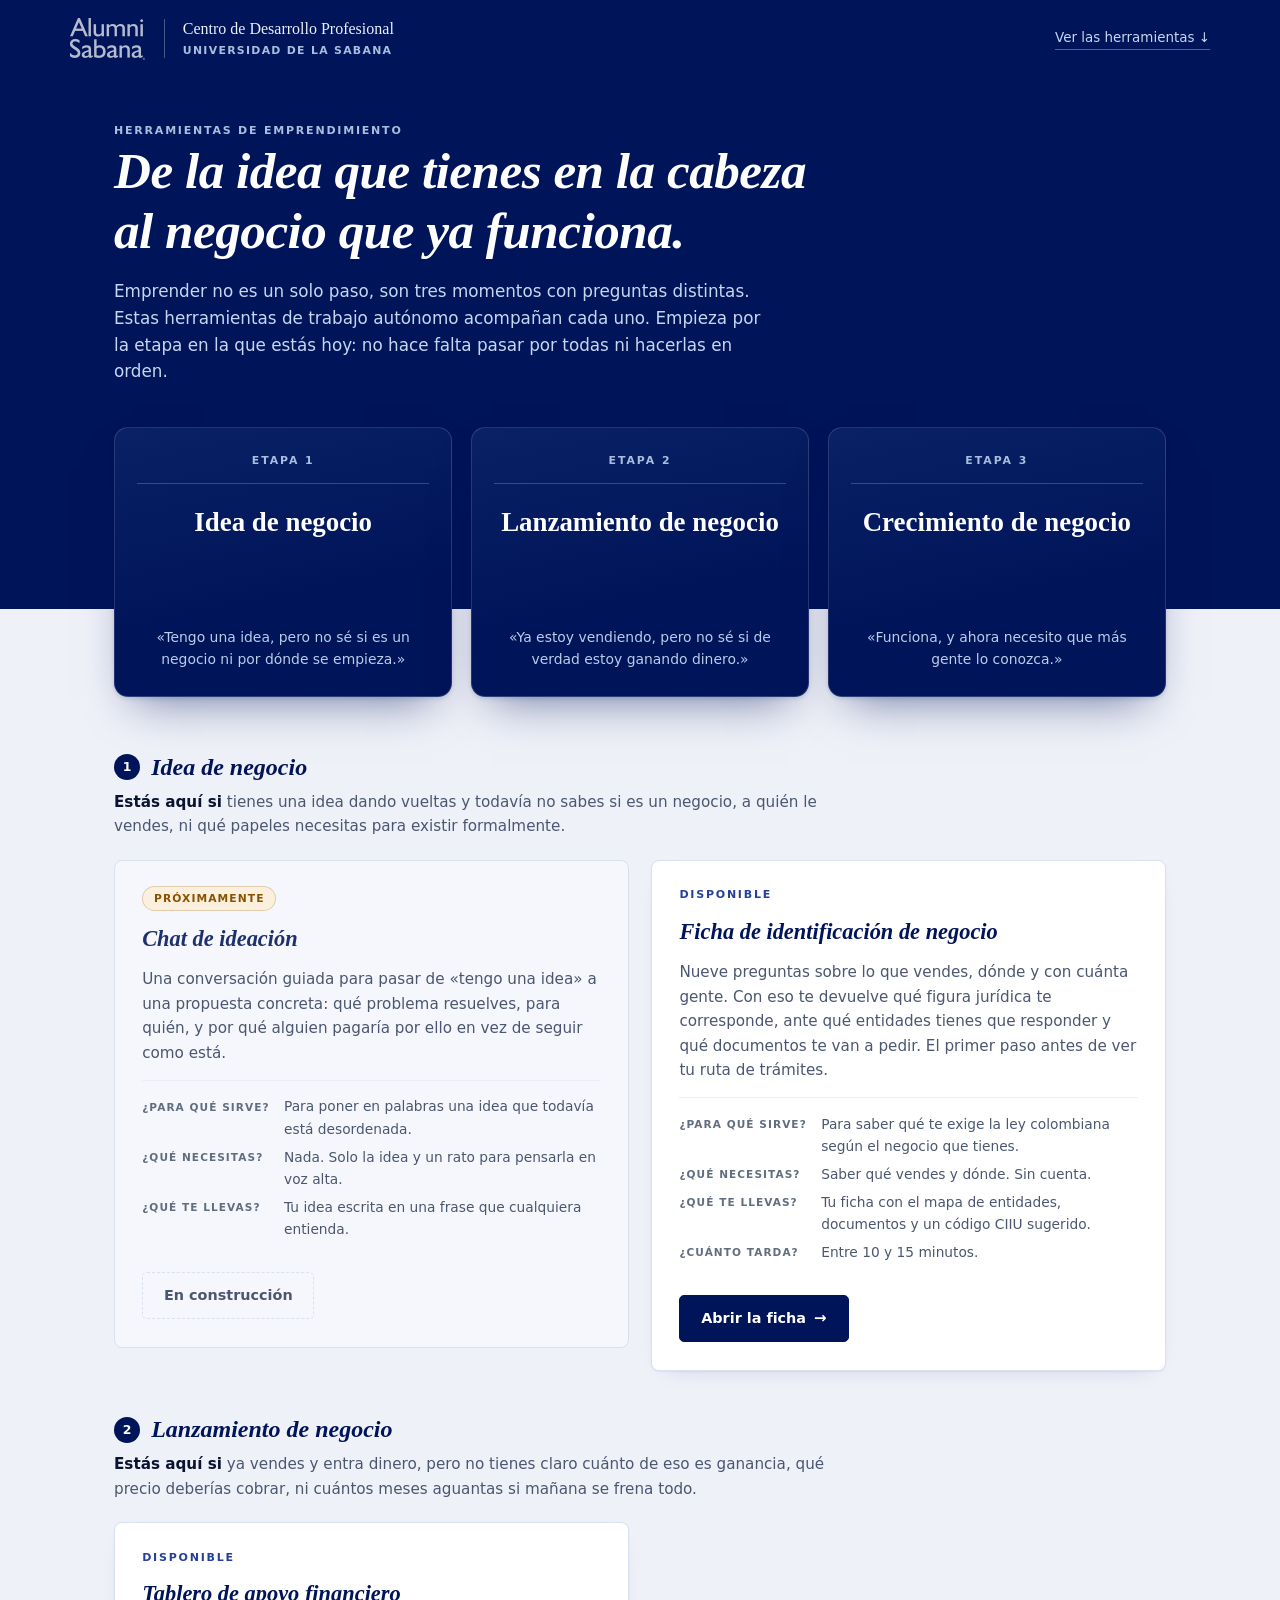
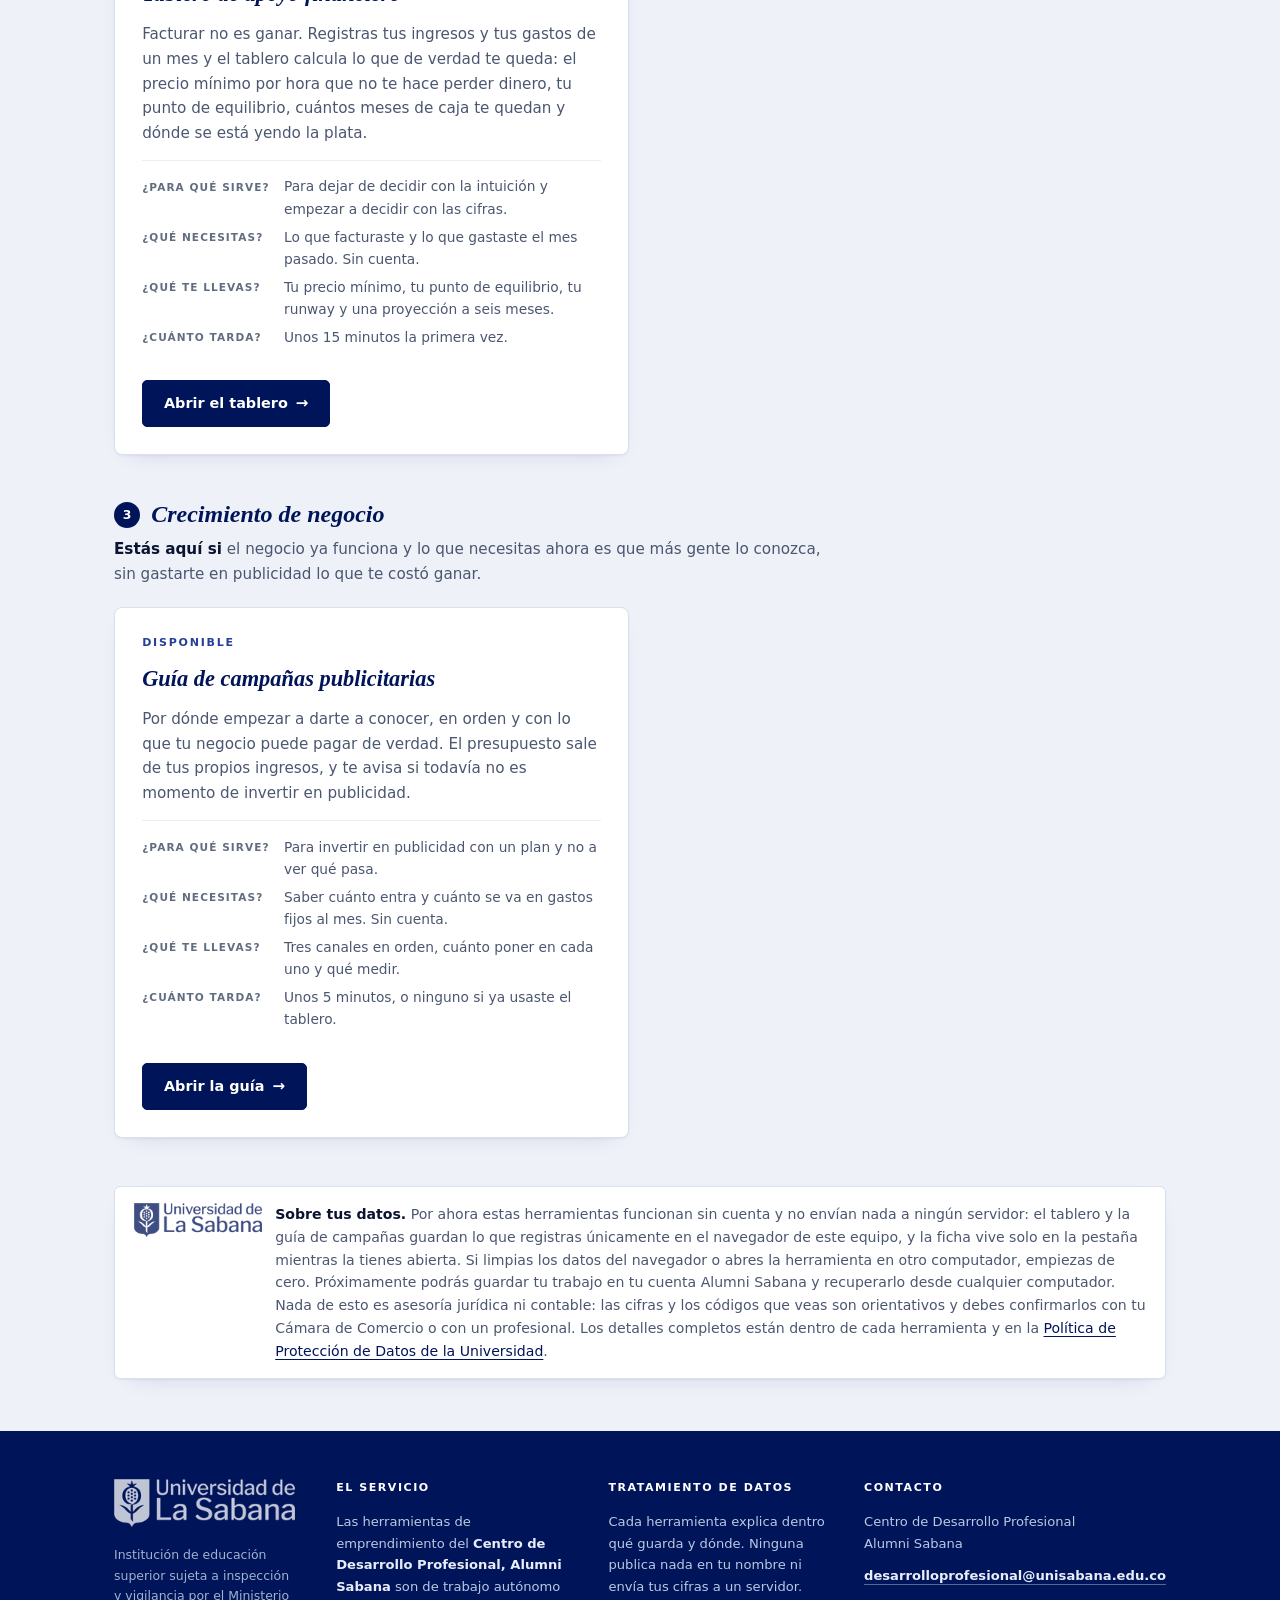
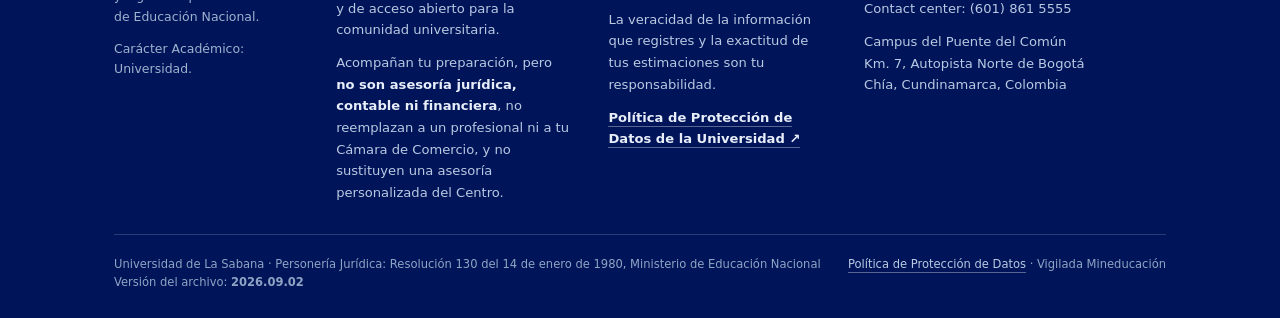
<file: index.html>
<!DOCTYPE html>
<html lang="es">
<head>
<meta charset="UTF-8">
<meta name="viewport" content="width=device-width, initial-scale=1, viewport-fit=cover">
<meta name="description" content="Herramientas de emprendimiento del Centro de Desarrollo Profesional de la Universidad de La Sabana: de la idea al lanzamiento y al crecimiento de tu negocio.">
<meta name="color-scheme" content="light">
<meta name="theme-color" content="#001459">
<title>Emprendimiento · Centro de Desarrollo Profesional — Alumni Sabana</title>
<style>
/* ══════════════════════════════════════════════════════════════
   HERRAMIENTAS DE EMPRENDIMIENTO
   Centro de Desarrollo Profesional · Alumni Sabana
   Universidad de La Sabana

   Portada de las herramientas de emprendimiento. Misma paleta,
   misma tipografía y mismo pie que «Estudio de Pitch», «Construye
   tu portafolio» y la portada de empleabilidad: las herramientas
   del Centro se leen como un solo servicio, no como páginas sueltas.

   ── CÓMO ESTÁ ORGANIZADA ──────────────────────────────────────
   Tres etapas, en el orden en que las vive quien emprende:

     1 · IDEA        · tienes una idea, no sabes si es un negocio
     2 · LANZAMIENTO · ya vendes, no sabes si estás ganando
     3 · CRECIMIENTO · funciona, quieres que lo conozcan más

   El orden es la mitad del mensaje: quien llega perdido encuentra
   su etapa antes de leer una sola tarjeta.

   ── PARA AÑADIR O ACTIVAR UNA HERRAMIENTA ─────────────────────
   1. Quita el atributo «data-pronto» de su <article>.
   2. Añade su dirección en el bloque DIRECCIONES, al final.
   El botón se activa solo. No hace falta tocar nada más.
   ══════════════════════════════════════════════════════════════ */

/* ═══════════════ 1 · VARIABLES ═══════════════ */
:root {
  --paper: #EEF1F8;
  --surface: #FFFFFF;
  --surface-2: #F5F7FC;
  --ink: #0A1330;
  --ink-soft: #4B5670;
  /* #8895A4 venía de las otras portadas del Centro, pero medido da
     3,05:1 sobre blanco: por debajo del mínimo de 4,5:1 que pide la
     WCAG para texto pequeño, y las etiquetas «¿PARA QUÉ SIRVE?» son
     justo texto pequeño. Se oscurece hasta 4,6:1 conservando el
     mismo matiz azulado. Se comprueba contra los DOS fondos en que
     aparece: el blanco de las tarjetas activas y el #F5F7FC de las
     de «Próximamente», que es el más exigente de los dos. */
  --ink-faint: #616E80;
  --rule: #D9E1EE;
  --rule-soft: #E9EEF7;

  --azul: #001459;
  --azul-700: #1E306E;
  --azul-500: #25409A;
  --azul-300: #7FA6D0;
  --azul-soft: #E3EAF7;

  --ok: #158A5E;
  --ambar: #8A5200;
  --ambar-soft: #FBEFDD;

  --shadow: 0 1px 2px rgba(0,20,89,.05), 0 8px 24px -16px rgba(0,20,89,.22);
  --shadow-alta: 0 2px 6px rgba(0,20,89,.08), 0 22px 44px -20px rgba(0,20,89,.3);

  --serif: "Iowan Old Style", "Palatino Linotype", Palatino, "Book Antiqua", Georgia, serif;
  --sans: "Segoe UI", system-ui, -apple-system, "Helvetica Neue", Arial, sans-serif;

  --ancho: 1140px;
  --pad: clamp(1.1rem, 4vw, 2.75rem);
}

/* ═══════════════ 2 · BASE ═══════════════ */
* { box-sizing: border-box; }

body {
  margin: 0;
  background: var(--paper);
  color: var(--ink);
  font-family: var(--sans);
  font-size: 16px;
  line-height: 1.62;
  -webkit-font-smoothing: antialiased;
}

h1, h2, h3 { font-family: var(--serif); font-weight: 600; line-height: 1.2; margin: 0; text-wrap: balance; }
p { margin: 0; }
a { color: var(--azul); text-underline-offset: 3px; }
:focus-visible { outline: 2px solid var(--azul-500); outline-offset: 3px; border-radius: 2px; }

.envoltura { max-width: var(--ancho); margin: 0 auto; padding: 0 var(--pad); }
.eyebrow {
  font-size: .69rem; letter-spacing: .16em; text-transform: uppercase;
  font-weight: 700; color: var(--azul-500);
}
.saltar {
  position: absolute; left: -9999px; top: 0; z-index: 100;
  background: var(--azul); color: #FFFFFF;
  padding: .6rem 1rem; border-radius: 0 0 5px 0; font-size: .85rem; font-weight: 600;
}
.saltar:focus { left: 0; }

/* ═══════════════ 3 · CABECERA ═══════════════ */
.masthead { background: var(--azul); color: #EAF0F8; }
.masthead-fila {
  display: flex; align-items: center; gap: 1.2rem;
  padding: 1.1rem 0; flex-wrap: wrap;
}
.masthead img { height: 42px; width: auto; display: block; }
.masthead .divisor {
  padding-left: 1.1rem; border-left: 1px solid rgba(255,255,255,.28);
  font-family: var(--serif); font-size: 1rem; line-height: 1.3;
}
.masthead .divisor small {
  display: block; font-family: var(--sans); font-size: .68rem;
  letter-spacing: .12em; text-transform: uppercase; color: #A9BEDE;
  font-weight: 600; margin-top: .25rem;
}
.masthead .volver {
  margin-left: auto; font-size: .84rem; color: #C7D6F0; text-decoration: none;
  border-bottom: 1px solid rgba(199,214,240,.4); padding-bottom: 1px;
  transition: color .15s, border-color .15s;
}
.masthead .volver:hover { color: #FFFFFF; border-bottom-color: #FFFFFF; }

/* ═══════════════ 4 · PORTADA ═══════════════ */
/* La banda azul termina ANTES de que acaben las tarjetas, no
   detrás de ellas. Con el azul corriendo por debajo quedaban azul
   sobre azul y perdían su borde: se leían como bloques dentro de un
   fondo, no como piezas apoyadas sobre la página.

   El corte se mide desde abajo con la misma variable que usa el
   margen del recorrido, así que si cambia una cambia la otra y no
   se descuadran. */
.hero {
  --sobresale: 5.5rem;
  background: linear-gradient(to bottom,
              var(--azul) 0 calc(100% - var(--sobresale)),
              var(--paper) calc(100% - var(--sobresale)) 100%);
  color: #FFFFFF; padding: 2.4rem 0 0;
}
.hero h1 {
  font-size: clamp(1.65rem, 4.2vw, 3.1rem); font-style: italic;
  letter-spacing: -.01em; line-height: 1.16; max-width: 20ch;
}
/* El titular ocupa la franja, no una columna estrecha.
   Con «22ch» se partía en tres líneas cortas y dejaba media banda
   azul vacía a la derecha. Ahora crece con el ancho —hasta 3.1rem—
   y llena el espacio en vez de flotar en él. El límite de 20ch se
   mantiene para que en pantallas muy anchas no se estire en una
   sola línea de 90 caracteres, que se lee peor. */
@media (min-width: 900px) {
  /* Sin límite de caracteres: el titular usa el ancho del
     contenedor, que ya está acotado a 1140 px. Con «15ch» seguía
     partiéndose en cuatro líneas cortas y dejaba la mitad derecha
     de la banda azul vacía, que es justo lo que había que quitar. */
  .hero h1 { max-width: none; font-size: clamp(2.2rem, 4.4vw, 3.2rem); }
  .hero p  { font-size: 1.12rem; max-width: 68ch; }
}
.hero p {
  margin-top: 1.1rem; font-size: 1.05rem;
  color: #C7D6F0; line-height: 1.6; max-width: 62ch;
}
.hero .eyebrow { color: #A9BEDE; }

/* El recorrido: las tres etapas como índice de la página. No es
   decoración —es el único sitio donde se ve el camino entero de un
   vistazo, y cada una lleva a su sección. */
/* ── Las tres etapas, como piezas ──
   Antes eran franjas planas dentro de la banda azul: un borde de un
   píxel y texto pequeño. Ahora son tarjetas de proporción cartel
   que SALEN de la banda y se apoyan sobre el papel, con el titular
   grande y centrado.

   Es la composición de las piezas de campaña que aprobó el Centro:
   fondo azul institucional, serif de la Universidad, mucho aire, y
   la frase debajo en un cuerpo menor. Lo que se toma de allí es el
   PESO VISUAL; el azul, la tipografía y el escudo siguen siendo
   los de la Sabana. */
.recorrido {
  display: grid; grid-template-columns: repeat(3, 1fr);
  gap: 1.15rem; list-style: none; padding: 0;
  /* Sobresalen media tarjeta por debajo de la banda azul: es lo que
     las convierte en objetos sobre la página en vez de bloques
     dentro de un fondo. El margen inferior negativo lo compensa
     para que no empujen el resto de la página. */
  margin: 2.6rem 0 -5.5rem;
  position: relative; z-index: 2;
}
.recorrido a {
  display: flex; flex-direction: column; text-decoration: none;
  height: 100%; min-height: 270px;
  border-radius: 14px;
  padding: 1.5rem 1.4rem 1.6rem;
  background: linear-gradient(168deg, #0A2166 0%, var(--azul) 62%);
  border: 1px solid rgba(255,255,255,.14);
  box-shadow: 0 2px 4px rgba(0,20,89,.12), 0 22px 44px -20px rgba(0,20,89,.55);
  transition: transform .18s ease, box-shadow .18s ease;
}
.recorrido a:hover {
  transform: translateY(-4px);
  box-shadow: 0 4px 8px rgba(0,20,89,.16), 0 30px 56px -22px rgba(0,20,89,.65);
}
/* El número es una regla con su cifra, no un círculo: marca la
   etapa sin competir con el titular, que es lo que se lee. */
.recorrido .num {
  display: block; width: 100%;
  font-family: var(--sans); font-size: .68rem; font-weight: 700;
  letter-spacing: .18em; color: #A9BEDE;
  padding-bottom: .85rem; margin-bottom: 1.4rem;
  border-bottom: 1px solid rgba(255,255,255,.2);
  text-align: center;
}
.recorrido .num::before { content: "ETAPA "; }
.recorrido b {
  display: block; font-family: var(--serif);
  font-size: clamp(1.35rem, 2.1vw, 1.72rem);
  font-weight: 600; color: #FFFFFF; line-height: 1.18;
  text-align: center; text-wrap: balance;
  margin-bottom: .9rem;
}
.recorrido span.q {
  display: block; font-size: .87rem;
  color: #BCCDE8; line-height: 1.55;
  text-align: center; margin-top: auto;
}
/* El aire que dejan las tarjetas al sobresalir. El panel de la
   cuenta subía -2.6rem para solaparse con la banda azul; ahora ese
   sitio lo ocupan las tarjetas, así que vuelve al flujo. */
.hero + main { padding-top: 6.6rem; }
.hero + main > .panel { margin-top: 0; }

/* ═══════════════ 5 · PANEL DE QUIEN ENTRÓ ═══════════════ */
.panel {
  background: var(--surface); border: 1px solid var(--rule); border-radius: 8px;
  box-shadow: var(--shadow); padding: 1.5rem 1.7rem;
  margin-top: -2.6rem; margin-bottom: 2rem;
}
.panel[hidden] { display: none; }
.panel-cab { display: flex; align-items: flex-start; justify-content: space-between; gap: 1.2rem; flex-wrap: wrap; }
.panel h2 { font-size: 1.5rem; font-style: italic; color: var(--azul); margin-top: .2rem; }
.panel-cab p { font-size: .9rem; color: var(--ink-soft); margin-top: .3rem; }
.panel-nota {
  font-size: .82rem; color: var(--ink-faint);
  margin-top: 1rem; padding-top: .9rem; border-top: 1px solid var(--rule-soft);
}

/* El panel de la cuenta sí sube a solaparse con la banda azul: es
   una tarjeta blanca con sombra, y el efecto de que «flote» sobre
   el azul es el que tienen las otras portadas del Centro.

   La primera ETAPA no sube. Se intentó y el resultado fue un
   título azul marino cayendo sobre la banda azul marino: el
   «Idea de negocio» desaparecía por completo. Un titular de
   sección no es una tarjeta —no lleva fondo propio— así que sobre
   la banda no tiene dónde apoyarse. Se queda en el papel. */

/* ═══════════════ 6 · ETAPAS ═══════════════ */
.etapa { padding-top: 2.8rem; scroll-margin-top: 1rem; }
.etapa.primera { padding-top: 2.4rem; }
.etapa-cab { margin-bottom: 1.3rem; }
.etapa-cab .linea {
  display: flex; align-items: baseline; gap: .7rem; flex-wrap: wrap;
}
.etapa-cab .num {
  display: inline-flex; align-items: center; justify-content: center;
  width: 26px; height: 26px; flex: none; border-radius: 50%;
  background: var(--azul); color: #FFFFFF;
  font-family: var(--sans); font-size: .78rem; font-weight: 700;
  align-self: center;
}
.etapa-cab h2 { font-size: 1.5rem; font-style: italic; color: var(--azul); }
.etapa-cab .cuando {
  margin-top: .5rem; color: var(--ink-soft); font-size: .95rem; max-width: 74ch;
}
.etapa-cab .cuando b { color: var(--ink); font-weight: 600; }

/* ═══════════════ 7 · TARJETAS ═══════════════ */
/* La rejilla es de DOS columnas fijas, no «auto-fit».
   Se probaron las dos alternativas y ninguna sirve:
     · «auto-fit» estira la tarjeta única de las etapas 2 y 3 hasta
       los 1140 px del contenedor. Deja de leerse como tarjeta y
       pasa a ser una franja con líneas de 140 caracteres.
     · «auto-fill» con un máximo corrige eso, pero reparte el
       sobrante en columnas fantasma y apila las dos tarjetas de la
       etapa 1 en una sola columna, dejando media página vacía.
   Con dos columnas explícitas, una tarjeta ocupa una columna
   —el mismo ancho en las tres etapas— y dos se ponen al lado. */
.tarjetas {
  display: grid;
  grid-template-columns: repeat(2, minmax(0, 1fr));
  gap: 1.4rem;
  align-items: start;
}
/* Por debajo de dos columnas cómodas, una sola a todo el ancho. */
@media (max-width: 860px) {
  .tarjetas { grid-template-columns: minmax(0, 1fr); }
}
.tarjeta {
  background: var(--surface); border: 1px solid var(--rule); border-radius: 8px;
  box-shadow: var(--shadow); padding: 1.6rem 1.7rem 1.7rem;
  display: flex; flex-direction: column; gap: .9rem;
  transition: box-shadow .18s ease, transform .18s ease, border-color .18s ease;
}
.tarjeta:hover { box-shadow: var(--shadow-alta); transform: translateY(-2px); border-color: var(--azul-300); }
.tarjeta h3 { font-size: 1.4rem; font-style: italic; color: var(--azul); }
.tarjeta .lema { font-size: .95rem; color: var(--ink-soft); }

.tarjeta dl {
  margin: 0; display: grid; grid-template-columns: auto 1fr;
  gap: .35rem .9rem; font-size: .86rem;
  padding-top: .9rem; border-top: 1px solid var(--rule-soft);
}
.tarjeta dt {
  font-size: .66rem; letter-spacing: .1em; text-transform: uppercase;
  color: var(--ink-faint); font-weight: 700; padding-top: .2rem;
}
.tarjeta dd { margin: 0; color: var(--ink-soft); }

.tarjeta .ir { margin-top: auto; padding-top: 1.1rem; }

/* ── Las que todavía no existen ──
   Se ven, porque el recorrido completo es información útil: quien
   entra sabe qué va a haber y en qué orden. Pero no fingen ser un
   enlace. El botón es un <span>, no una <a>: no se puede pulsar,
   no recibe el foco del tabulador y no promete lo que no hay. */
.tarjeta[data-pronto] { background: var(--surface-2); box-shadow: none; }
.tarjeta[data-pronto]:hover { transform: none; box-shadow: none; border-color: var(--rule); }
.tarjeta[data-pronto] h3 { color: var(--azul-700); }
.marca-pronto {
  display: inline-flex; align-items: center; gap: .4rem; align-self: flex-start;
  background: var(--ambar-soft); color: var(--ambar);
  border: 1px solid rgba(138,82,0,.22); border-radius: 999px;
  padding: .18rem .68rem; font-size: .67rem; font-weight: 700;
  letter-spacing: .1em; text-transform: uppercase;
}
.boton-pronto {
  display: inline-flex; align-items: center; justify-content: center;
  background: transparent; color: var(--ink-soft);
  border: 1px dashed var(--rule); border-radius: 5px;
  padding: .68rem 1.3rem; font-size: .9rem; font-weight: 600;
  cursor: default; user-select: none;
}

.boton {
  display: inline-flex; align-items: center; justify-content: center; gap: .5rem;
  background: var(--azul); color: #FFFFFF; border: 1px solid var(--azul);
  font-family: var(--sans); font-size: .9rem; font-weight: 600;
  padding: .68rem 1.3rem; border-radius: 5px; text-decoration: none;
  transition: opacity .15s, transform .08s;
}
.boton:hover { opacity: .9; }
.boton:active { transform: translateY(1px); }
.boton .flecha { font-size: 1.05em; line-height: 1; }
.boton.linea { background: transparent; color: var(--azul); border-color: var(--rule); }
.boton.linea:hover { background: var(--azul-soft); border-color: var(--azul); opacity: 1; }

/* ═══════════════ 8 · AVISO Y PIE ═══════════════ */
.privacidad {
  display: flex; gap: .8rem; align-items: flex-start;
  background: var(--surface); border: 1px solid var(--rule); border-radius: 6px;
  padding: 1rem 1.2rem; margin: 3rem 0 3.2rem; font-size: .88rem; color: var(--ink-soft);
  box-shadow: var(--shadow);
}
.privacidad .sello { flex: none; }
.privacidad .sello img { height: 34px; width: auto; display: block; }
.privacidad b { color: var(--ink); }

footer.pie { background: var(--azul); color: #B9C9E2; padding: 3rem 0 1.6rem; }
.pie-rejilla {
  display: grid; grid-template-columns: 1.1fr 1.4fr 1.3fr 1fr; gap: 2.4rem;
  padding-bottom: 1.9rem; border-bottom: 1px solid rgba(255,255,255,.16);
}
.pie-logo { height: 48px; width: auto; display: block; margin-bottom: 1.15rem; }
.pie-col h4 {
  font-family: var(--sans); font-size: .69rem; font-weight: 700; letter-spacing: .14em;
  text-transform: uppercase; color: #FFFFFF; margin: 0 0 .9rem;
}
.pie-col p { font-size: .82rem; line-height: 1.65; color: #B9C9E2; margin: 0 0 .7rem; }
.pie-col p:last-child { margin-bottom: 0; }
.pie-col strong { color: #E7EEF9; font-weight: 600; }
.pie-marca p { font-size: .78rem; color: #9FB2CE; }
.pie-enlace {
  color: #E7EEF9; text-decoration: none; font-weight: 600;
  border-bottom: 1px solid rgba(255,255,255,.35); padding-bottom: 1px;
  transition: color .15s, border-color .15s;
}
.pie-enlace:hover { color: #FFFFFF; border-bottom-color: #FFFFFF; }
.pie-legal {
  display: flex; justify-content: space-between; gap: 1.25rem; flex-wrap: wrap;
  padding-top: 1.25rem; font-size: .72rem; color: #8FA4C4; line-height: 1.6;
}
.pie-legal .pie-enlace { font-weight: 500; color: #B9C9E2; }

/* ═══════════════ 9 · RESPONSIVE ═══════════════ */
@media (max-width: 1000px) { .pie-rejilla { grid-template-columns: 1fr 1fr; gap: 2rem; } }
/* En una columna las tarjetas no necesitan la proporción de cartel
   —ocuparían tres pantallas— ni sobresalir de la banda: apiladas,
   ese efecto solo deja un hueco enorme. */
@media (max-width: 760px) {
  .recorrido {
    grid-template-columns: 1fr; gap: .8rem;
    margin: 2rem 0 -3rem;
  }
  .hero { --sobresale: 3rem; }
  .recorrido a { min-height: 0; padding: 1.2rem 1.2rem 1.3rem; }
  .recorrido .num { margin-bottom: 1rem; padding-bottom: .7rem; }
  .recorrido b { font-size: 1.3rem; margin-bottom: .6rem; }
  .hero + main { padding-top: 4rem; }
}
@media (max-width: 620px) {
  .pie-rejilla { grid-template-columns: 1fr; }
  .masthead .divisor { padding-left: 0; border-left: 0; }
  .masthead .volver { margin-left: 0; }
  .privacidad { flex-direction: column; }
  .etapa.primera { margin-top: -1.8rem; }
}
@media (prefers-reduced-motion: reduce) {
  * { transition: none !important; animation: none !important; }
  .tarjeta:hover, .recorrido a:hover { transform: none; }
}
@media print {
  .hero, .masthead { background: #FFFFFF !important; color: #0A1330 !important; }
  .hero h1, .recorrido b { color: #0A1330 !important; }
  .boton, .recorrido, .saltar { display: none !important; }
}
</style>
</head>
<body>

<a class="saltar" href="#etapas">Saltar a las herramientas</a>

<!-- ══════════════════ CABECERA ══════════════════ -->
<header class="masthead">
  <div class="envoltura masthead-fila">
    <img src="[data-uri]" alt="Alumni Sabana" width="150" height="84">
    <div class="divisor">Centro de Desarrollo Profesional<small>Universidad de La Sabana</small></div>
    <a class="volver" href="#etapas">Ver las herramientas ↓</a>
  </div>
</header>

<!-- ══════════════════ PORTADA ══════════════════ -->
<section class="hero">
  <div class="envoltura">
    <span class="eyebrow">Herramientas de emprendimiento</span>
    <h1>De la idea que tienes en la cabeza al negocio que ya funciona.</h1>
    <p>Emprender no es un solo paso, son tres momentos con preguntas distintas. Estas herramientas de trabajo autónomo acompañan cada uno. Empieza por la etapa en la que estás hoy: no hace falta pasar por todas ni hacerlas en orden.</p>

    <ul class="recorrido">
      <li><a href="#idea">
        <span class="num">1</span>
        <b>Idea de negocio</b>
        <span class="q">«Tengo una idea, pero no sé si es un negocio ni por dónde se empieza.»</span>
      </a></li>
      <li><a href="#lanzamiento">
        <span class="num">2</span>
        <b>Lanzamiento de negocio</b>
        <span class="q">«Ya estoy vendiendo, pero no sé si de verdad estoy ganando dinero.»</span>
      </a></li>
      <li><a href="#crecimiento">
        <span class="num">3</span>
        <b>Crecimiento de negocio</b>
        <span class="q">«Funciona, y ahora necesito que más gente lo conozca.»</span>
      </a></li>
    </ul>
  </div>
</section>

<!-- ══════════════════ ETAPAS ══════════════════ -->
<main class="envoltura" id="etapas">

  <!-- ══════════════ PANEL DE QUIEN ENTRÓ ══════════════
       Oculto sin sesión. Lo rellena y lo muestra pintarPanel(). -->
  <section class="panel" id="panel" hidden>
    <div class="panel-cab">
      <div>
        <span class="eyebrow">Tu cuenta</span>
        <h2 id="panel-nombre">—</h2>
        <p id="panel-datos"></p>
      </div>
      <button type="button" class="boton linea" id="panel-salir">Cerrar sesión</button>
    </div>
    <p class="panel-nota">Tu sesión vale para todas las herramientas del Centro y se cierra al cerrar la pestaña.</p>
  </section>

  <!-- ─────────────── 1 · IDEA ─────────────── -->
  <section class="etapa primera" id="idea">
    <div class="etapa-cab">
      <div class="linea"><span class="num">1</span><h2>Idea de negocio</h2></div>
      <p class="cuando"><b>Estás aquí si</b> tienes una idea dando vueltas y todavía no sabes si es un negocio, a quién le vendes, ni qué papeles necesitas para existir formalmente.</p>
    </div>

    <div class="tarjetas">

      <!-- ── Chat de ideación · todavía no existe ── -->
      <article class="tarjeta" data-pronto>
        <span class="marca-pronto">Próximamente</span>
        <h3>Chat de ideación</h3>
        <p class="lema">Una conversación guiada para pasar de «tengo una idea» a una propuesta concreta: qué problema resuelves, para quién, y por qué alguien pagaría por ello en vez de seguir como está.</p>
        <dl>
          <dt>¿Para qué sirve?</dt><dd>Para poner en palabras una idea que todavía está desordenada.</dd>
          <dt>¿Qué necesitas?</dt><dd>Nada. Solo la idea y un rato para pensarla en voz alta.</dd>
          <dt>¿Qué te llevas?</dt><dd>Tu idea escrita en una frase que cualquiera entienda.</dd>
        </dl>
        <div class="ir">
          <span class="boton-pronto">En construcción</span>
        </div>
      </article>

      <!-- ── Ficha de identificación · activa ── -->
      <article class="tarjeta">
        <span class="eyebrow">Disponible</span>
        <h3>Ficha de identificación de negocio</h3>
        <p class="lema">Nueve preguntas sobre lo que vendes, dónde y con cuánta gente. Con eso te devuelve qué figura jurídica te corresponde, ante qué entidades tienes que responder y qué documentos te van a pedir. El primer paso antes de ver tu ruta de trámites.</p>
        <dl>
          <dt>¿Para qué sirve?</dt><dd>Para saber qué te exige la ley colombiana según el negocio que tienes.</dd>
          <dt>¿Qué necesitas?</dt><dd>Saber qué vendes y dónde. Sin cuenta.</dd>
          <dt>¿Qué te llevas?</dt><dd>Tu ficha con el mapa de entidades, documentos y un código CIIU sugerido.</dd>
          <dt>¿Cuánto tarda?</dt><dd>Entre 10 y 15 minutos.</dd>
        </dl>
        <div class="ir">
          <a class="boton" data-destino="ficha" href="#">Abrir la ficha <span class="flecha" aria-hidden="true">→</span></a>
        </div>
      </article>

    </div>
  </section>

  <!-- ─────────────── 2 · LANZAMIENTO ─────────────── -->
  <section class="etapa" id="lanzamiento">
    <div class="etapa-cab">
      <div class="linea"><span class="num">2</span><h2>Lanzamiento de negocio</h2></div>
      <p class="cuando"><b>Estás aquí si</b> ya vendes y entra dinero, pero no tienes claro cuánto de eso es ganancia, qué precio deberías cobrar, ni cuántos meses aguantas si mañana se frena todo.</p>
    </div>

    <div class="tarjetas">

      <!-- ── Tablero financiero · activo ── -->
      <article class="tarjeta">
        <span class="eyebrow">Disponible</span>
        <h3>Tablero de apoyo financiero</h3>
        <p class="lema">Facturar no es ganar. Registras tus ingresos y tus gastos de un mes y el tablero calcula lo que de verdad te queda: el precio mínimo por hora que no te hace perder dinero, tu punto de equilibrio, cuántos meses de caja te quedan y dónde se está yendo la plata.</p>
        <dl>
          <dt>¿Para qué sirve?</dt><dd>Para dejar de decidir con la intuición y empezar a decidir con las cifras.</dd>
          <dt>¿Qué necesitas?</dt><dd>Lo que facturaste y lo que gastaste el mes pasado. Sin cuenta.</dd>
          <dt>¿Qué te llevas?</dt><dd>Tu precio mínimo, tu punto de equilibrio, tu runway y una proyección a seis meses.</dd>
          <dt>¿Cuánto tarda?</dt><dd>Unos 15 minutos la primera vez.</dd>
        </dl>
        <div class="ir">
          <a class="boton" data-destino="tablero" href="#">Abrir el tablero <span class="flecha" aria-hidden="true">→</span></a>
        </div>
      </article>

    </div>
  </section>

  <!-- ─────────────── 3 · CRECIMIENTO ─────────────── -->
  <section class="etapa" id="crecimiento">
    <div class="etapa-cab">
      <div class="linea"><span class="num">3</span><h2>Crecimiento de negocio</h2></div>
      <p class="cuando"><b>Estás aquí si</b> el negocio ya funciona y lo que necesitas ahora es que más gente lo conozca, sin gastarte en publicidad lo que te costó ganar.</p>
    </div>

    <div class="tarjetas">

      <!-- ── Guía de campañas · herramienta propia ──
           Estuvo como pestaña dentro del Tablero, por las cifras que
           necesitaba. Ahora es su propia página: si la persona ya usó
           el tablero en este navegador, la guía toma de allí sus
           ingresos y gastos sin volver a preguntarlos; si no, le pide
           tres datos y sigue funcionando igual. -->
      <article class="tarjeta">
        <span class="eyebrow">Disponible</span>
        <h3>Guía de campañas publicitarias</h3>
        <p class="lema">Por dónde empezar a darte a conocer, en orden y con lo que tu negocio puede pagar de verdad. El presupuesto sale de tus propios ingresos, y te avisa si todavía no es momento de invertir en publicidad.</p>
        <dl>
          <dt>¿Para qué sirve?</dt><dd>Para invertir en publicidad con un plan y no a ver qué pasa.</dd>
          <dt>¿Qué necesitas?</dt><dd>Saber cuánto entra y cuánto se va en gastos fijos al mes. Sin cuenta.</dd>
          <dt>¿Qué te llevas?</dt><dd>Tres canales en orden, cuánto poner en cada uno y qué medir.</dd>
          <dt>¿Cuánto tarda?</dt><dd>Unos 5 minutos, o ninguno si ya usaste el tablero.</dd>
        </dl>
        <div class="ir">
          <a class="boton" data-destino="campanas" href="#">Abrir la guía <span class="flecha" aria-hidden="true">→</span></a>
        </div>
      </article>

    </div>
  </section>

  <!-- ══════════════════ PRIVACIDAD ══════════════════ -->
  <div class="privacidad">
    <span class="sello"><img src="[data-uri]" alt="Universidad de La Sabana" width="362" height="96"></span>
    <p><b>Sobre tus datos.</b> Por ahora estas herramientas funcionan sin cuenta y no envían nada a ningún servidor: el tablero y la guía de campañas guardan lo que registras únicamente en el navegador de este equipo, y la ficha vive solo en la pestaña mientras la tienes abierta. Si limpias los datos del navegador o abres la herramienta en otro computador, empiezas de cero. Próximamente podrás guardar tu trabajo en tu cuenta Alumni Sabana y recuperarlo desde cualquier computador. Nada de esto es asesoría jurídica ni contable: las cifras y los códigos que veas son orientativos y debes confirmarlos con tu Cámara de Comercio o con un profesional. Los detalles completos están dentro de cada herramienta y en la <a href="https://www.unisabana.edu.co/politica-de-proteccion-de-datos" target="_blank" rel="noopener">Política de Protección de Datos de la Universidad</a>.</p>
  </div>

</main>

<!-- ══════════════════ PIE ══════════════════ -->
<footer class="pie">
  <div class="envoltura">
    <div class="pie-rejilla">

      <div class="pie-col pie-marca">
        <img class="pie-logo" src="[data-uri]" alt="Universidad de La Sabana" width="241" height="64">
        <p>Institución de educación superior sujeta a inspección y vigilancia por el Ministerio de Educación Nacional.</p>
        <p>Carácter Académico: Universidad.</p>
      </div>

      <div class="pie-col">
        <h4>El servicio</h4>
        <p>Las herramientas de emprendimiento del <strong>Centro de Desarrollo Profesional, Alumni Sabana</strong> son de trabajo autónomo y de acceso abierto para la comunidad universitaria.</p>
        <p>Acompañan tu preparación, pero <strong>no son asesoría jurídica, contable ni financiera</strong>, no reemplazan a un profesional ni a tu Cámara de Comercio, y no sustituyen una asesoría personalizada del Centro.</p>
      </div>

      <div class="pie-col">
        <h4>Tratamiento de datos</h4>
        <p>Cada herramienta explica dentro qué guarda y dónde. Ninguna publica nada en tu nombre ni envía tus cifras a un servidor.</p>
        <p>La veracidad de la información que registres y la exactitud de tus estimaciones son tu responsabilidad.</p>
        <p><a class="pie-enlace" href="https://www.unisabana.edu.co/politica-de-proteccion-de-datos" target="_blank" rel="noopener">Política de Protección de Datos de la Universidad ↗</a></p>
      </div>

      <div class="pie-col">
        <h4>Contacto</h4>
        <p>Centro de Desarrollo Profesional<br>Alumni Sabana</p>
        <p><a class="pie-enlace" href="mailto:desarrolloprofesional@unisabana.edu.co">desarrolloprofesional@unisabana.edu.co</a></p>
        <p>Contact center: (601) 861 5555</p>
        <p>Campus del Puente del Común<br>Km. 7, Autopista Norte de Bogotá<br>Chía, Cundinamarca, Colombia</p>
      </div>

    </div>

    <div class="pie-legal">
      <span>Universidad de La Sabana &middot; Personería Jurídica: Resolución 130 del 14 de enero de 1980, Ministerio de Educación Nacional<br>Versión del archivo: <b>2026.09.02</b></span>
      <span><a class="pie-enlace" href="https://www.unisabana.edu.co/politica-de-proteccion-de-datos" target="_blank" rel="noopener">Política de Protección de Datos</a> &middot; Vigilada Mineducación</span>
    </div>
  </div>
</footer>

<script>
(function () {
  "use strict";

  /* ══════════════════════════════════════════════════════════
     DIRECCIONES DE LAS HERRAMIENTAS
     ----------------------------------------------------------
     ESTO ES LO ÚNICO QUE HAY QUE EDITAR AL PUBLICAR.

     Por defecto apuntan al nombre de archivo, que es lo que
     funciona con los tres HTML en la misma carpeta o en el mismo
     servidor. Cuando el CDP publique cada herramienta en su
     dirección definitiva, sustituye el valor por la URL completa:

       ficha:   "https://alumni.unisabana.edu.co/ficha-negocio/",
       tablero: "https://alumni.unisabana.edu.co/tablero/",

     PARA ACTIVAR UNA HERRAMIENTA QUE HOY ESTÁ «PRÓXIMAMENTE»:
       1. Añade su dirección aquí (por ejemplo, «ideacion»).
       2. En su <article>, quita el atributo «data-pronto», la
          <span class="marca-pronto"> y cambia el
          <span class="boton-pronto"> por:
            <a class="boton" data-destino="ideacion" href="#">…</a>
     ══════════════════════════════════════════════════════════ */
  var DIRECCIONES = {
    ficha:    "ficha-negocio.html",
    tablero:  "tablero-financiero.html",
    campanas: "guia-de-campanas.html"
    /* ideacion: "chat-de-ideacion.html" */
  };

  /* Marca de versión en el enlace. Los navegadores guardan en caché
     las páginas abiertas desde el disco, así que al reemplazar un
     archivo por uno nuevo se puede seguir viendo el viejo. Cambiando
     la marca cambia la dirección, y el navegador se ve obligado a
     leer el archivo otra vez. Súbela cada vez que publiques. */
  var VERSION = "2026.09.02";

  function conVersion(url) {
    if (!url || !VERSION) return url;
    return url + (url.indexOf("?") < 0 ? "?v=" : "&v=") + VERSION;
  }

  /* Se asignan por script y no en el HTML para que las direcciones
     vivan en un solo sitio: al publicar se edita el bloque de arriba
     y no hay que ir buscando enlaces por el documento.

     Si una herramienta no tiene dirección, el enlace deja de serlo:
     se le quita el href y se marca como deshabilitado. Un botón que
     parece un enlace y no lleva a ninguna parte es peor que no
     tenerlo, porque el fallo se descubre después del clic. */
  Array.prototype.forEach.call(document.querySelectorAll("[data-destino]"), function (a) {
    var destino = DIRECCIONES[a.getAttribute("data-destino")];
    if (destino) {
      a.setAttribute("href", conVersion(destino));
    } else {
      a.removeAttribute("href");
      a.setAttribute("aria-disabled", "true");
    }
  });

  /* ══════════════════════════════════════════════════════════
     LA CUENTA
     ----------------------------------------------------------
     Estas dos herramientas todavía no guardan en la cuenta, así
     que la portada no obliga a entrar. Pero si quien llega ya
     tiene la sesión abierta desde otra herramienta del Centro
     —la sesión es compartida—, se le saluda por su nombre en vez
     de tratarlo como un desconocido.

     auth.js es opcional aquí: si no está cargado, esto no falla,
     simplemente no se muestra el panel. Por eso cada llamada está
     comprobada antes de usarse.
     ══════════════════════════════════════════════════════════ */
  function pintarPanel(sesion) {
    var panel = document.getElementById("panel");
    if (!panel) return;

    panel.hidden = !sesion;
    if (!sesion) return;

    document.getElementById("panel-nombre").textContent = sesion.nombre || sesion.correo;
    var datos = [sesion.programa, sesion.facultad, sesion.correo].filter(Boolean);
    document.getElementById("panel-datos").textContent = datos.join(" · ");
  }

  if (typeof alCambiarSesion === "function") alCambiarSesion(pintarPanel);
  if (typeof alEntrar === "function") alEntrar(pintarPanel);

  document.addEventListener("click", function (e) {
    var t = e.target;
    if (!t || !t.closest) return;
    if (t.closest("#panel-salir") && typeof Cuenta !== "undefined") Cuenta.salir();
  });

  function arranque() {
    if (typeof Cuenta !== "undefined") pintarPanel(Cuenta.sesion);
  }
  if (document.readyState !== "loading") arranque();
  else document.addEventListener("DOMContentLoaded", arranque);
})();
</script>

</body>
</html>
</file>
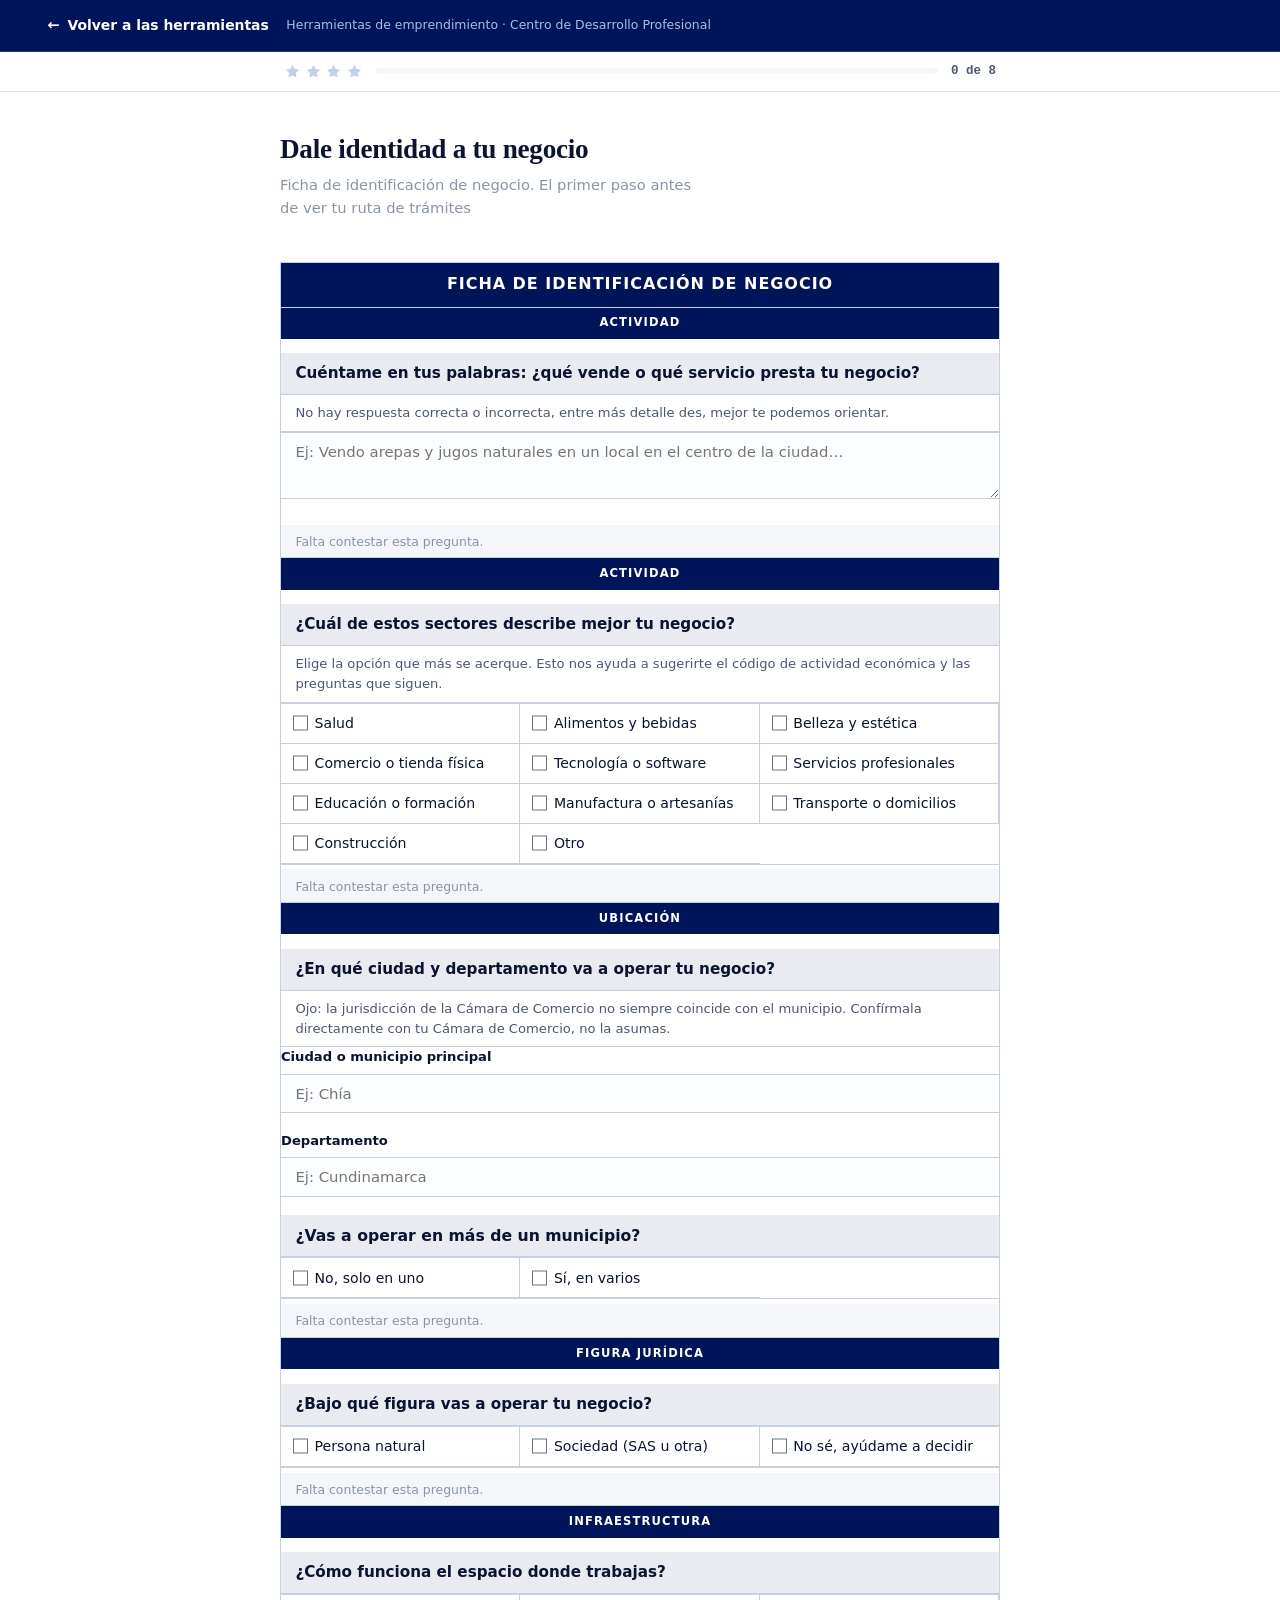
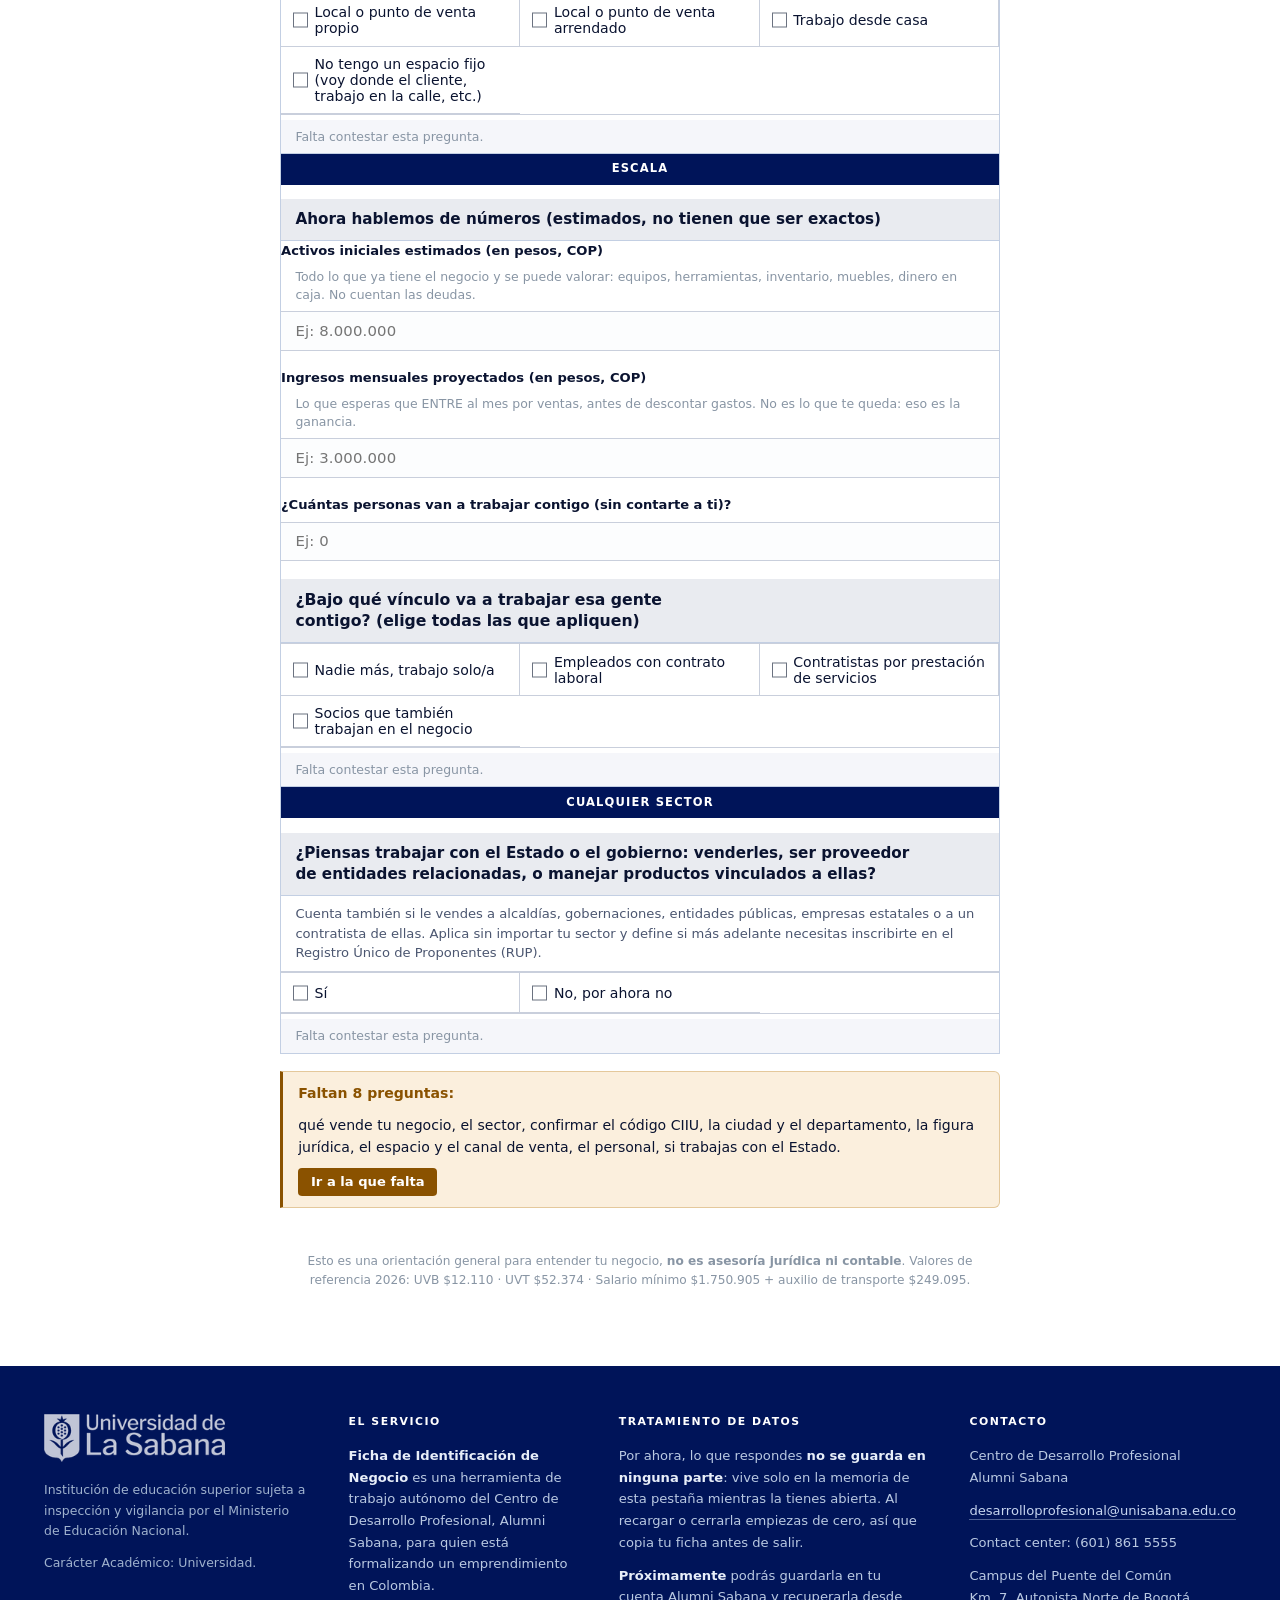
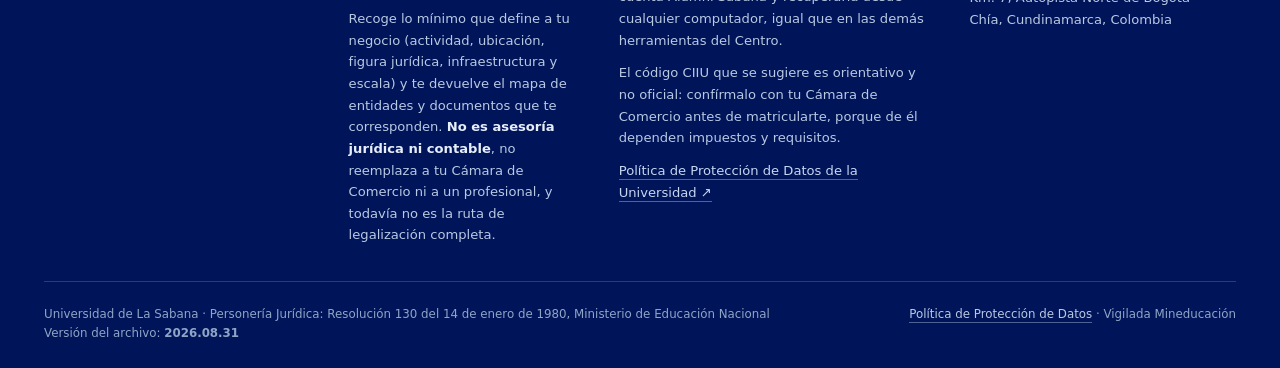
<file: ficha-negocio 10.50.50 AM.html>
<!DOCTYPE html>
<html lang="es">
<head>
<meta charset="UTF-8">
<meta name="viewport" content="width=device-width, initial-scale=1, viewport-fit=cover">
<meta name="color-scheme" content="light">
<meta name="theme-color" content="#001459">
<meta name="description" content="Ficha de identificacion de negocio del Centro de Desarrollo Profesional de la Universidad de La Sabana: que tramites, entidades y documentos le corresponden a tu emprendimiento en Colombia.">
<title>Ficha de Identificación de Negocio</title>
<style>
  /* ============================================================
     TOKENS · "Ledger de negocio": papel de libro contable rayado,
     tinta de sello (ocre quemado) y verde-teal de archivo.
     ============================================================ */
  :root {
    /* Superficies y texto: neutros con matiz azul */
  --paper: #EEF1F8;
  --surface: #FFFFFF;
  --surface-2: #F5F7FC;
  --ink: #0A1330;
  --ink-soft: #4B5670;
  --ink-faint: #8895A4;
  --rule: #D9E1EE;
  --rule-soft: #E9EEF7;

  /* Color institucional */
  --azul: #001459;
  --azul-700: #1E306E;
  --azul-500: #25409A;
  --azul-300: #7FA6D0;
  --azul-soft: #E3EAF7;

  /* Estados. El ámbar NO es el rojo de alerta: un dato pendiente
     no es un error, y pintarlo de rojo hace que quien lo lee
     cierre la herramienta en vez de completarlo. */
  --ok: #158A5E;
  --ok-soft: #E4F2EC;
  --ambar: #8A5200;
  --ambar-soft: #FBEFDD;
  --alerta: #A3252F;
  --alerta-soft: #FAE8E9;

  --on-azul: #FFFFFF;
  --shadow: 0 1px 2px rgba(0,20,89,.05), 0 8px 24px -16px rgba(0,20,89,.22);
    --bg: #EEF1F8;
    --bg-line: rgba(0,20,89,0.035);
    --surface: #FFFFFF;
    --surface-2: #F5F7FC;
    --ink: #0A1330;
    --text: #4B5670;
    --text-muted: #8895A4;
    --line: #D9E1EE;
    --line-strong: #C3CFE3;
    --accent: #25409A;
    --accent-btn: #001459;
    --accent-ink: #001459;
    --accent-soft: #E3EAF7;
    --accent-contrast: #FFFFFF;
    --accent-2: #25409A;
    --accent-2-soft: #E3EAF7;
    --danger: #A3252F;
    --shadow-sm: 0 1px 2px rgba(0,20,89,.05);
    --shadow-lg: 0 1px 2px rgba(0,20,89,.05), 0 8px 24px -16px rgba(0,20,89,.22);
    --radius: 10px;
    --sans-pie: "Segoe UI",system-ui,-apple-system,"Helvetica Neue",Arial,sans-serif;
    --serif: "Iowan Old Style","Palatino Linotype",Palatino,"Book Antiqua",Georgia,serif;
    --sans: "Segoe UI",system-ui,-apple-system,"Helvetica Neue",Arial,sans-serif;
    --mono: ui-monospace,"Cascadia Mono",Consolas,"SF Mono",Menlo,monospace;
  }

  
  

  * { box-sizing: border-box; }

  html, body {
    margin: 0;
    padding: 0;
    background: var(--bg);
    background-image: repeating-linear-gradient(
      to bottom, var(--bg-line) 0, var(--bg-line) 1px, transparent 1px, transparent 34px
    );
    color: var(--text);
    font-family: var(--sans);
    line-height: 1.55;
    -webkit-font-smoothing: antialiased;
  }

  ::selection { background: var(--accent-soft); color: var(--ink); }

  a { color: var(--accent-2); }

  .app-shell {
    max-width: 760px;
    margin: 0 auto;
    padding: 2.25rem 1.25rem 4rem;
    min-height: 100vh;
    display: flex;
    flex-direction: column;
  }

  .app-header { margin-bottom: 1.5rem; }

  .brand { display: flex; align-items: flex-start; margin-bottom: 1.1rem; }

  .brand-badge {
    flex: none;
    width: 44px; height: 44px;
    display: flex; align-items: center; justify-content: center;
    font-size: 1.35rem;
    background: var(--surface);
    border: 1.5px solid var(--line-strong);
    border-radius: 9px;
    box-shadow: var(--shadow-sm);
  }

  .app-header h1 {
    margin: 0;
    font-family: var(--serif);
    font-weight: 600;
    font-size: 1.7rem;
    letter-spacing: -0.01em;
    color: var(--ink);
    text-wrap: balance;
  }

  .subtitle {
    margin: 0.3rem 0 0;
    color: var(--text-muted);
    font-size: 0.92rem;
    max-width: 46ch;
  }

  .progress-wrap { display: flex; align-items: center; gap: 0.75rem; }

  .progress-track {
    flex: 1;
    height: 6px;
    background: var(--line);
    border-radius: 4px;
    overflow: hidden;
  }

  .progress-bar {
    height: 100%;
    background: var(--accent-btn);
    border-radius: 4px;
    transition: width 0.35s ease;
  }
  @media (prefers-reduced-motion: reduce) { .progress-bar { transition: none; } }

  .progress-label {
    font-family: var(--mono);
    font-size: 0.72rem;
    letter-spacing: 0.03em;
    text-transform: uppercase;
    color: var(--text-muted);
    white-space: nowrap;
  }

  .main-panel { flex: 1; }

  .card {
    background: var(--surface);
    border: 1px solid var(--line);
    border-radius: var(--radius);
    box-shadow: var(--shadow-sm);
    padding: 1.75rem 1.5rem;
    animation: fadeIn 0.22s ease;
  }
  @media (prefers-reduced-motion: reduce) { .card { animation: none; } }

  @keyframes fadeIn {
    from { opacity: 0; transform: translateY(5px); }
    to { opacity: 1; transform: translateY(0); }
  }

  .section-tag {
    display: inline-block;
    font-family: var(--mono);
    font-size: 0.7rem;
    font-weight: 600;
    letter-spacing: 0.05em;
    text-transform: uppercase;
    color: var(--accent-2);
    background: var(--accent-2-soft);
    padding: 0.3rem 0.6rem;
    border-radius: 5px;
    margin-bottom: 0.9rem;
  }

  .question {
    font-size: 1.12rem;
    font-weight: 600;
    line-height: 1.4;
    margin: 0 0 0.4rem;
    color: var(--ink);
    text-wrap: balance;
  }

  .hint {
    font-size: 0.88rem;
    color: var(--text-muted);
    margin: 0 0 1.1rem;
    max-width: 62ch;
  }

  .explainer {
    background: var(--accent-2-soft);
    border-left: 3px solid var(--accent-2);
    padding: 0.85rem 1rem;
    border-radius: 6px;
    font-size: 0.92rem;
    color: var(--text);
    margin-bottom: 1.1rem;
  }
  .explainer p + p { margin-top: 0.5rem; }

  .field-group { margin-bottom: 1.1rem; }

  .field-label {
    display: block;
    font-size: 0.82rem;
    font-weight: 600;
    margin-bottom: 0.4rem;
    color: var(--ink);
  }

  textarea, input[type="text"], input[type="number"] {
    width: 100%;
    padding: 0.65rem 0.75rem;
    border: 1.5px solid var(--line-strong);
    border-radius: 8px;
    font-size: 0.98rem;
    font-family: var(--sans);
    color: var(--ink);
    background: var(--surface-2);
  }

  textarea:focus, input:focus {
    outline: 2px solid var(--accent);
    outline-offset: 1px;
    border-color: var(--accent);
  }

  textarea { min-height: 88px; resize: vertical; }

  .btn-grid {
    display: flex;
    flex-wrap: wrap;
    gap: 0.55rem;
    margin-bottom: 0.3rem;
  }

  .choice-btn {
    border: 1.5px solid var(--line-strong);
    background: var(--surface-2);
    color: var(--text);
    padding: 0.55rem 0.95rem;
    border-radius: 999px;
    font-family: var(--sans);
    font-size: 0.9rem;
    font-weight: 500;
    cursor: pointer;
    transition: border-color 0.12s ease, background 0.12s ease, color 0.12s ease;
    text-align: left;
  }
  @media (prefers-reduced-motion: reduce) { .choice-btn { transition: none; } }

  .choice-btn:hover { border-color: var(--accent); background: var(--accent-soft); }
  .choice-btn:focus-visible { outline: 2px solid var(--accent); outline-offset: 1px; }

  .choice-btn.selected {
    background: var(--accent-btn);
    border-color: var(--accent-btn);
    color: var(--accent-contrast);
    font-weight: 600;
  }
  .choice-btn.selected::before { content: "✓ "; }

  .choice-btn small {
    display: block;
    font-weight: 400;
    opacity: 0.85;
    margin-top: 0.15rem;
  }

  .nav-row {
    display: flex;
    justify-content: space-between;
    align-items: center;
    margin-top: 1.5rem;
    gap: 0.75rem;
  }

  .btn {
    border: none;
    border-radius: 8px;
    padding: 0.68rem 1.2rem;
    font-family: var(--sans);
    font-size: 0.92rem;
    font-weight: 600;
    cursor: pointer;
    transition: opacity 0.12s ease, transform 0.08s ease;
  }
  .btn:active { transform: scale(0.98); }

  .btn-primary { background: var(--accent-btn); color: var(--accent-contrast); }
  .btn-primary:disabled { opacity: 0.38; cursor: not-allowed; }
  .btn-primary:focus-visible { outline: 2px solid var(--ink); outline-offset: 2px; }

  .btn-ghost { background: transparent; color: var(--text-muted); }
  .btn-ghost:hover { color: var(--accent-2); }
  .btn-ghost:focus-visible { outline: 2px solid var(--accent-2); outline-offset: 2px; }

  .error-msg { color: var(--danger); font-size: 0.85rem; margin-top: 0.5rem; }

  /* ---------- Resultado: la ficha como tarjeta de archivo ---------- */

  .ficha-card {
    position: relative;
    background: var(--surface);
    border: 1px solid var(--line-strong);
    border-radius: var(--radius);
    box-shadow: var(--shadow-lg);
    padding: 2.1rem 1.6rem 1.75rem calc(1.6rem + 26px);
    margin: 0.25rem 0 1.75rem;
  }

  .ficha-card::before {
    content: "";
    position: absolute;
    left: 16px; top: 22px; bottom: 22px;
    width: 8px;
    background-image: radial-gradient(circle, var(--bg) 3px, transparent 3.2px);
    background-repeat: repeat-y;
    background-size: 8px 36px;
    opacity: 0.95;
  }

  .ficha-card::after {
    content: "FICHA";
    position: absolute;
    top: -13px; left: calc(1.6rem + 26px);
    background: var(--accent-2);
    color: #ffffff;
    font-family: var(--mono);
    font-size: 0.68rem;
    font-weight: 600;
    letter-spacing: 0.08em;
    padding: 0.28rem 0.65rem;
    border-radius: 5px;
  }

  .ficha-card h2 {
    margin: 0 0 0.25rem;
    font-family: var(--serif);
    font-weight: 600;
    font-size: 1.35rem;
    color: var(--ink);
    text-wrap: balance;
  }

  .ficha-card .ficha-sub {
    font-size: 0.83rem;
    color: var(--text-muted);
    margin: 0 0 1.1rem;
    padding-bottom: 0.9rem;
    border-bottom: 1px dashed var(--line-strong);
  }

  .ficha-row {
    display: grid;
    grid-template-columns: 172px 1fr;
    gap: 0.2rem 0.9rem;
    padding: 0.55rem 0;
    border-bottom: 1px solid var(--line);
    font-size: 0.9rem;
  }
  .ficha-row:last-child { border-bottom: none; }

  .ficha-row dt {
    font-family: var(--mono);
    font-size: 0.72rem;
    font-weight: 600;
    letter-spacing: 0.02em;
    text-transform: uppercase;
    color: var(--accent-2);
    align-self: start;
    padding-top: 0.1rem;
  }

  .ficha-row dd { margin: 0; color: var(--text); }

  .tag-list { list-style: none; padding: 0; margin: 0.3rem 0 0; }

  .tag-list li {
    background: var(--accent-soft);
    border-left: 3px solid var(--accent);
    color: var(--text);
    border-radius: 0 6px 6px 0;
    padding: 0.6rem 0.75rem;
    margin-bottom: 0.5rem;
    font-size: 0.88rem;
  }
  .tag-list li:last-child { margin-bottom: 0; }

  .map-section { margin-bottom: 1.75rem; }

  .map-section h3 {
    font-family: var(--serif);
    font-weight: 600;
    font-size: 1.05rem;
    color: var(--ink);
    margin: 0 0 0.75rem;
  }

  .entity-grid {
    display: grid;
    grid-template-columns: repeat(auto-fit, minmax(220px, 1fr));
    gap: 0.75rem;
  }

  .entity-card {
    border: 1px solid var(--line);
    border-radius: 9px;
    padding: 0.9rem 1rem;
    background: var(--surface-2);
  }

  .entity-card.baseline { border-top: 3px solid var(--accent-2); }
  .entity-card.trigger { border-top: 3px solid var(--accent); }

  .entity-card h4 {
    margin: 0 0 0.5rem;
    font-size: 0.92rem;
    font-weight: 600;
    color: var(--ink);
  }

  .entity-card ul { margin: 0; padding-left: 1.1rem; font-size: 0.85rem; color: var(--text-muted); }
  .entity-card ul li { margin-bottom: 0.3rem; }

  .link-row { display: flex; flex-wrap: wrap; gap: 0.6rem; margin-top: 0.6rem; }

  .link-btn {
    display: inline-flex;
    align-items: center;
    gap: 0.45rem;
    border: 1.5px solid var(--accent-2);
    color: var(--accent-2);
    background: var(--surface-2);
    text-decoration: none;
    padding: 0.6rem 0.9rem;
    border-radius: 8px;
    font-size: 0.87rem;
    font-weight: 600;
  }
  .link-btn:hover { background: var(--accent-2-soft); }
  .link-btn:focus-visible { outline: 2px solid var(--accent-2); outline-offset: 2px; }

  .open-list { font-size: 0.87rem; color: var(--text-muted); padding-left: 1.15rem; margin: 0.3rem 0 0; }
  .open-list li { margin-bottom: 0.45rem; }

  .actions-row { display: flex; gap: 0.6rem; flex-wrap: wrap; margin-top: 1.3rem; }

  .copy-box {
    background: var(--surface-2);
    border: 1px dashed var(--line-strong);
    border-radius: 8px;
    padding: 1rem;
    font-family: var(--mono);
    font-size: 0.76rem;
    line-height: 1.6;
    white-space: pre-wrap;
    color: var(--text);
    margin-top: 0.75rem;
    display: none;
  }
  .copy-box.visible { display: block; }

  .app-footer {
    margin-top: 2rem;
    font-size: 0.76rem;
    color: var(--text-muted);
    text-align: center;
  }

  .disclaimer-inline {
    font-size: 0.8rem;
    color: var(--text-muted);
    margin-top: 1rem;
    border-top: 1px dashed var(--line);
    padding-top: 0.9rem;
  }

  @media (max-width: 520px) {
    .ficha-row { grid-template-columns: 1fr; }
    .ficha-row dt { margin-bottom: 0.1rem; }
  }

/* ═══════════════ FICHA DE CORRIDO ═══════════════ */

/* Fondo blanco en toda la página, no solo en las tarjetas.
   El archivo original imitaba papel de libreta: un azulado claro
   con rayas horizontales cada 34 px. Con las preguntas de corrido
   esas rayas corren por toda la página y compiten con el texto,
   así que se retiran las dos cosas: el tinte y las líneas.

   Va con «!important» porque la regla original está en el mismo
   documento y usa el mismo selector: sin él, gana la que venga
   después y el cambio no se ve. */
html, body {
  background: #FFFFFF !important;
  background-image: none !important;
}
/* Las tarjetas ya no necesitan destacarse contra un fondo teñido:
   sobre blanco, un borde suave basta y evita el efecto de «caja
   blanca sobre caja blanca». */
.card { background: #FFFFFF; }

/* La barra de «Paso 3 de 10» sobra: contaba una navegación que ya
   no existe, y la racha de arriba dice lo mismo mejor. Se oculta
   en vez de borrarla del marcado porque los renderers todavía la
   referencian, y quitarla obligaría a tocar los diez. */
.progress-wrap { display: none !important; }

/* Cada pregunta es un bloque de la misma página. El card ya
   existía; aquí solo se le da aire entre uno y otro y un ancla
   para que el desplazamiento no deje el título pegado arriba. */
.bloque { scroll-margin-top: calc(var(--alto-volver) + 76px); }
.bloque + .bloque { margin-top: 1.15rem; }

/* Un bloque que aparece porque ya se puede contestar. La
   animación es corta a propósito: avisa, no entretiene. */
@keyframes bloque-entra {
  from { opacity: 0; transform: translateY(8px); }
  to   { opacity: 1; transform: none; }
}
.bloque-nuevo { animation: bloque-entra .32s ease-out; }
@media (prefers-reduced-motion: reduce) { .bloque-nuevo { animation: none; } }

/* La marca de «ya contestaste esto». Sustituye a la fila de
   botones Atrás/Siguiente, que en una página de corrido no
   tiene sentido. */
.bloque-hecho {
  display: flex; align-items: center; gap: .45rem;
  margin-top: 1rem; padding-top: .85rem;
  border-top: 1px solid var(--line);
  color: var(--accent-ink); font-size: .82rem; font-weight: 600;
}
.bloque-hecho .tic {
  display: inline-flex; align-items: center; justify-content: center;
  width: 18px; height: 18px; border-radius: 50%;
  background: var(--accent-soft); color: var(--accent-ink);
  font-size: .68rem; flex: none;
}
.bloque-pendiente {
  margin-top: 1rem; padding-top: .85rem;
  border-top: 1px solid var(--line);
  color: var(--text-muted); font-size: .82rem;
}

/* ── La racha ──
   Va pegada arriba, bajo la barra de volver, porque su trabajo
   es acompañar mientras se baja. Si se quedara en la cabecera
   dejaría de verse justo cuando empieza a servir. */
.racha {
  position: sticky; top: var(--alto-volver); z-index: 40;
  background: var(--surface);
  border-bottom: 1px solid var(--line);
  padding: .6rem 0;
}
.racha-env {
  max-width: 760px; margin: 0 auto;
  padding: 0 clamp(1rem, 4vw, 1.5rem);
  display: flex; align-items: center; gap: .85rem;
}
.racha-barra {
  flex: 1; height: 6px; border-radius: 3px;
  background: var(--surface-2); overflow: hidden;
}
.racha-relleno {
  height: 100%; width: 0%; border-radius: 3px;
  background: var(--accent-btn);
  transition: width .45s cubic-bezier(.4,0,.2,1);
}
.racha-cuenta {
  font-family: var(--mono); font-size: .78rem;
  color: var(--text); font-weight: 600; white-space: nowrap;
}
/* Las estrellas: una por cada tramo de preguntas. Se encienden
   al llegar, no antes, y la que acaba de encenderse late una vez. */
.racha-estrellas { display: flex; gap: .22rem; flex: none; }
.estrella {
  width: 17px; height: 17px; display: block;
  color: var(--line-strong);
  transition: color .3s, transform .3s;
}
.estrella.on { color: #C9971F; }
@keyframes estrella-late {
  0% { transform: scale(1); } 45% { transform: scale(1.42); } 100% { transform: scale(1); }
}
.estrella.late { animation: estrella-late .5s ease-out; }
@media (prefers-reduced-motion: reduce) { .estrella.late { animation: none; } }

/* El aviso de racha conseguida. Aparece un momento y se va: no
   se puede cerrar porque no interrumpe nada. */
.racha-aviso {
  position: fixed; left: 50%; bottom: 1.6rem; transform: translateX(-50%) translateY(0);
  z-index: 60; max-width: min(92vw, 380px);
  background: var(--accent-btn); color: var(--accent-contrast);
  border-radius: 9px; padding: .8rem 1.15rem;
  box-shadow: 0 10px 30px -10px rgba(0,20,89,.5);
  font-size: .88rem; line-height: 1.45;
  display: flex; align-items: center; gap: .7rem;
  opacity: 0; pointer-events: none;
  transition: opacity .3s, transform .3s;
}
.racha-aviso.ver { opacity: 1; transform: translateX(-50%) translateY(-6px); }
/* A la derecha y no centrado: centrado abajo se planta justo
   encima de la fila de opciones que la persona está eligiendo. */
@media (min-width: 720px) {
  .racha-aviso { left: auto; right: 1.5rem; transform: translateY(0); }
  .racha-aviso.ver { transform: translateY(-6px); }
}
.racha-aviso b { display: block; font-size: .93rem; }
.racha-aviso .ico { font-size: 1.3rem; flex: none; }
@media (prefers-reduced-motion: reduce) { .racha-aviso { transition: opacity .3s; } }
@media (max-width: 560px) { .racha-env { gap: .6rem; } .racha-estrellas { gap: .15rem; } }
@media print { .racha, .racha-aviso { display: none !important; } }


/* ═══════════════ ASPECTO DE FICHA OFICIAL ═══════════════ */

/* El documento entero es una hoja: fondo blanco, borde negro
   marcado y nada de sombras. Un formulario impreso no flota. */
.card.bloque {
  border: 1px solid #C3CFE3;
  border-radius: 0;
  box-shadow: none;
  padding: 0;
  overflow: hidden;
}
.bloque + .bloque { margin-top: -2px; }   /* bordes compartidos */

/* La franja de sección: negra, centrada, en versales.
   Sustituye a la etiqueta pequeña de color que había antes. */
.bloque .section-tag {
  display: block; width: 100%;
  background: var(--accent-btn); color: #FFFFFF;
  border: 0; border-radius: 0;
  padding: .42rem .9rem;
  font-family: var(--sans);
  font-size: .72rem; font-weight: 700;
  letter-spacing: .1em; text-transform: uppercase;
  text-align: center;
}

/* La pregunta va en una celda con fondo gris, como los rótulos
   del formulario de referencia. */
.bloque .question {
  margin: 0;
  padding: .62rem .9rem;
  background: #E9EBF0;
  border-bottom: 1px solid #C3CFE3;
  font-family: var(--sans);
  font-size: .95rem; font-weight: 700;
  color: var(--ink); line-height: 1.4;
}
.bloque .hint {
  margin: 0;
  padding: .5rem .9rem;
  font-size: .82rem; line-height: 1.5;
  color: var(--text);
  border-bottom: 1px solid #C9CFDC;
  background: #FFFFFF;
  /* La ayuda llena su celda. Traía «max-width: 62ch», que en una
     columna de texto corrido es lo correcto —una línea muy larga
     cansa— pero dentro de una celda de formulario deja un hueco a
     la derecha y rompe la rejilla: la celda se ve a medio pintar. */
  max-width: none;
}

/* Los campos: celda con borde, sin esquinas redondeadas.
   La caja de escritura ocupa la celda entera, como una casilla
   de formulario que se rellena. */
.bloque .field-group { padding: 0; }
.bloque textarea,
.bloque input[type="text"],
.bloque input[type="number"],
.bloque select {
  width: 100%;
  border: 0;
  border-bottom: 1px solid #C9CFDC;
  border-radius: 0;
  background: #FFFFFF;
  padding: .6rem .9rem;
  font-family: var(--sans);
  font-size: .93rem;
  color: var(--ink);
}
/* La caja de escritura se separa de la ayuda con su propia línea
   y un fondo apenas distinto: sin esto flotaban las dos juntas en
   el mismo blanco y no se veía dónde empezaba el campo. */
.bloque textarea,
.bloque input[type="text"],
.bloque input[type="number"] {
  border-top: 1px solid #C9CFDC;
  background: #FCFDFE;
}
.bloque textarea { min-height: 4.2rem; resize: vertical; }
.bloque textarea:focus,
.bloque input:focus,
.bloque select:focus {
  outline: 2px solid var(--accent-btn);
  outline-offset: -2px;
  background: #FBFCFE;
}

/* Las opciones: casillas en rejilla, con el rótulo dentro de su
   celda y borde entre una y otra. Es lo que hace que se lea como
   un formulario y no como una fila de botones. */
.bloque .btn-grid {
  display: grid;
  grid-template-columns: repeat(auto-fill, minmax(190px, 1fr));
  gap: 0;
  padding: 0;
  border-bottom: 1px solid #C9CFDC;
  border-top: 1px solid #C9CFDC;
}
/* La última casilla de cada fila no lleva borde derecho: si no,
   queda una línea suelta contra el borde del documento. */
.bloque .choice-btn:last-child { border-right: 0; }
.bloque .choice-btn {
  border: 0;
  border-right: 1px solid #C9CFDC;
  border-bottom: 1px solid #C9CFDC;
  border-radius: 0;
  background: #FFFFFF;
  padding: .58rem .8rem .58rem 2.1rem;
  text-align: left;
  font-family: var(--sans);
  font-size: .88rem;
  color: var(--ink);
  position: relative;
  min-height: 2.5rem;
  display: flex; align-items: center;
  transition: background .12s;
}
/* La casilla de verificación, dibujada a la izquierda. Un
   formulario oficial tiene casillas, no botones que se iluminan. */
.bloque .choice-btn::before {
  content: "";
  position: absolute; left: .75rem; top: 50%;
  transform: translateY(-50%);
  width: 13px; height: 13px;
  border: 1.5px solid #6B7280;
  background: #FFFFFF;
}
.bloque .choice-btn:hover { background: #F3F5F9; }
.bloque .choice-btn.selected {
  background: var(--accent-soft);
  font-weight: 600;
  color: var(--accent-ink);
}
.bloque .choice-btn.selected::before {
  background: var(--accent-btn);
  border-color: var(--accent-btn);
}
/* La marca dentro de la casilla marcada. El «✓ » que el archivo
   original ponía como texto se retira: aquí lo dibuja la casilla. */
.bloque .choice-btn.selected::after {
  content: "";
  position: absolute; left: 1.03rem; top: 50%;
  width: 4px; height: 8px;
  border: solid #FFFFFF;
  border-width: 0 2px 2px 0;
  transform: translateY(-62%) rotate(45deg);
}

/* Pie de cada bloque: la marca de contestado, discreta y a la
   derecha, como un sello de casilla revisada. */
.bloque .bloque-hecho,
.bloque .bloque-pendiente {
  margin: 0;
  padding: .45rem .9rem;
  border-top: 0;
  background: #F5F6FA;
  font-size: .78rem;
}
.bloque .bloque-hecho { color: var(--accent-ink); }

/* Cabecera del documento: franja de título como la del formulario
   de referencia, con el nombre de la ficha en versales. */
.ficha-encabezado {
  border: 1px solid #C3CFE3;
  border-bottom: 0;
  background: var(--accent-btn);
  color: #FFFFFF;
  padding: .6rem 1rem;
  text-align: center;
  font-family: var(--sans);
  font-size: 1rem; font-weight: 700;
  letter-spacing: .06em; text-transform: uppercase;
}

/* Las subpreguntas que aparecen dentro de un bloque (el «¿atiende
   público?» de infraestructura) mantienen el mismo tratamiento. */
.bloque .field-group + .btn-grid,
.bloque .btn-grid + .question { border-top: 1px solid #C3CFE3; }

/* En pantallas estrechas, una casilla por fila: dos columnas de
   190 px no caben y partirían los rótulos largos. */
@media (max-width: 560px) {
  .bloque .btn-grid { grid-template-columns: 1fr; }
}

/* Al imprimir, el formulario ya está maquetado como documento:
   solo hay que quitar lo que es de pantalla. */
@media print {
  .card.bloque { break-inside: avoid; }
  .bloque .bloque-hecho, .bloque .bloque-pendiente { display: none; }
}


/* ═══════════════ QUÉ FALTA ═══════════════ */
.falta-aviso {
  display: flex; align-items: center; gap: .6rem; flex-wrap: wrap;
  margin: 1.1rem 0 0;
  background: #FBEFDD; border: 1px solid #E4C89B;
  border-left: 3px solid #8A5200;
  border-radius: 0 6px 6px 0;
  padding: .7rem .95rem;
  font-size: .88rem; color: var(--ink);
}
.falta-aviso b { color: #8A5200; }
.falta-aviso button {
  background: #8A5200; color: #FFFFFF;
  border: 0; border-radius: 4px;
  padding: .4rem .8rem; cursor: pointer;
  font-family: var(--sans); font-size: .82rem; font-weight: 600;
}
.falta-aviso button:hover { background: #6E4200; }

/* El bloque al que se salta parpadea una vez, para que quien
   llega sepa cuál de todos es. */
@keyframes bloque-senala {
  0%, 100% { box-shadow: none; }
  35%      { box-shadow: 0 0 0 4px rgba(138,82,0,.35); }
}
.bloque-senalado { animation: bloque-senala 1.1s ease-out 2; }
@media (prefers-reduced-motion: reduce) { .bloque-senalado { animation: none; } }

/* ═══════════════ DESCARGAR ═══════════════ */
.descargar {
  border: 1px solid #C3CFE3;
  border-top: 0;
  background: #F5F6FA;
  padding: .95rem 1.1rem;
}
.descargar h3 {
  margin: 0 0 .2rem; font-size: .95rem;
  font-family: var(--sans); font-weight: 700;
}
.descargar p { margin: 0 0 .75rem; font-size: .84rem; color: var(--text); line-height: 1.5; }
.descargar-fila { display: flex; gap: .5rem; flex-wrap: wrap; }
.descargar .btn { border-radius: 4px; }

@media print {
  .falta-aviso, .descargar { display: none !important; }
}


/* ═══════════════ EL TÍTULO ES EL ENLACE ═══════════════ */
.entity-card h4 a {
  color: var(--accent-ink);
  text-decoration: none;
  border-bottom: 1px solid transparent;
  transition: border-color .15s, color .15s;
  display: inline-flex; align-items: baseline; gap: .3rem;
}
.entity-card h4 a:hover {
  color: var(--accent-btn);
  border-bottom-color: currentColor;
}
.entity-card h4 a .flecha { font-size: .82em; }
/* Las entidades sin enlace no fingen tenerlo: el nombre va en
   texto plano y una nota explica por qué. */
.entity-card .sin-enlace {
  display: block; margin-top: .35rem;
  font-size: .76rem; color: var(--text-muted); line-height: 1.45;
}


/* ═══════════════ CAMPOS DE CIFRAS ═══════════════ */
/* La explicación bajo la etiqueta, en la misma celda. */
.bloque .ayuda-campo {
  display: block;
  margin: .1rem .9rem .45rem;
  font-size: .78rem; line-height: 1.45;
  color: var(--text-muted);
}
/* Los dígitos alineados a la derecha se comparan mejor: es lo que
   hace cualquier planilla contable. Y en tabular-nums todos los
   números ocupan lo mismo, así que la cifra no «baila» al escribir. */
.bloque input.cifra {
  font-variant-numeric: tabular-nums;
  letter-spacing: .01em;
}


/* ═══════════════ PIE INSTITUCIONAL ═══════════════
   Idéntico al de «Estudio de Pitch» y «Construye tu portafolio»,
   para que las herramientas del Centro se lean como un solo
   servicio y no como cinco páginas sueltas. */
/* Sin «margin-top». Lo llevaba, y en el tablero dejaba una franja
   de papel de 48 px entre el final del índice lateral azul y el
   pie azul: dos bloques del mismo color separados por una línea
   clara que parecía un error de montaje. El aire que necesita el
   pie ya lo pone su propio «padding» de arriba. */
footer.pie { background: var(--azul); color: #B9C9E2; padding: 3rem 0 1.6rem; }

/* ═══════════════ VOLVER A LA PORTADA ═══════════════
   Arriba, antes de nada. Estuvo en el pie y era un error: para
   salir de una herramienta había que recorrerla entera hasta el
   final. La salida se busca donde se entró, no al fondo.

   No es fijo ni flotante: en el tablero cualquier elemento fijo
   tapa una columna de cifras, y en la ficha se comería el paso
   del asistente. Va en el flujo, lo primero del documento. */
/* La altura de la barra vive en una variable porque el índice
   lateral del tablero la necesita para calcular la suya. Si aquí
   cambia el «padding», allí se ajusta solo. */
:root { --alto-volver: 51px; }
.volver-barra {
  background: var(--azul);
  border-bottom: 1px solid rgba(255,255,255,.14);
  position: sticky; top: 0; z-index: 50;
}
.volver-barra .env {
  max-width: 1440px; margin: 0 auto;
  padding: .62rem clamp(1.1rem, 4vw, 2.75rem);
  display: flex; align-items: center; gap: .9rem; flex-wrap: wrap;
}
.volver-barra a {
  display: inline-flex; align-items: center; gap: .5rem;
  color: #FFFFFF; text-decoration: none;
  font-family: var(--sans-pie); font-size: .87rem; font-weight: 600;
  padding: .3rem .2rem; border-radius: 4px;
  transition: color .15s;
}
.volver-barra a:hover { color: #C7D6F0; }
.volver-barra a:hover .flecha { transform: translateX(-3px); }
.volver-barra .flecha {
  font-size: 1.05em; line-height: 1;
  transition: transform .15s;
}
.volver-barra small { color: #A9BEDE; font-size: .78rem; line-height: 1.5; }
.volver-barra a:focus-visible { outline: 2px solid #FFFFFF; outline-offset: 2px; }
@media (max-width: 560px) { .volver-barra small { display: none; } }
@media print { .volver-barra { display: none !important; } }
.pie-envoltura { max-width: 1440px; margin: 0 auto; padding: 0 clamp(1.1rem, 4vw, 2.75rem); }
.pie-rejilla {
  display: grid; grid-template-columns: 1.15fr 1fr 1.35fr 1fr;
  gap: 2.5rem; padding-bottom: 2.2rem; border-bottom: 1px solid rgba(255,255,255,.17);
}
.pie-logo { height: 48px; width: auto; display: block; margin-bottom: 1.15rem; }
.pie-col h4 {
  font-family: var(--sans-pie); font-size: .68rem; letter-spacing: .14em;
  text-transform: uppercase; color: #FFFFFF; font-weight: 700; margin: 0 0 .9rem;
}
.pie-col p { font-size: .82rem; line-height: 1.65; color: #B9C9E2; margin: 0 0 .7rem; }
.pie-col p:last-child { margin-bottom: 0; }
.pie-col strong { color: #E7EEF9; font-weight: 600; }
.pie-marca p { font-size: .78rem; color: #9FB2CE; }
.pie-enlace {
  color: #C7D6F0; text-decoration: none; border-bottom: 1px solid rgba(199,214,240,.4);
  padding-bottom: 1px; transition: color .15s, border-color .15s;
}
.pie-enlace:hover { color: #FFFFFF; border-bottom-color: #FFFFFF; }
.pie-legal {
  display: flex; justify-content: space-between; gap: 1.25rem; flex-wrap: wrap;
  padding-top: 1.4rem; font-size: .74rem; color: #8FA5C6; line-height: 1.6;
}
.pie-legal .pie-enlace { font-weight: 500; color: #B9C9E2; }
@media (max-width: 1000px) { .pie-rejilla { grid-template-columns: 1fr 1fr; gap: 2rem; } }
@media (max-width: 640px)  { .pie-rejilla { grid-template-columns: 1fr; } }
@media print { footer.pie { display: none !important; } }

</style>
</head>
<body>
<div class="volver-barra">
  <div class="env">
    <a href="./"><span class="flecha" aria-hidden="true">&larr;</span> Volver a las herramientas</a>
    <small>Herramientas de emprendimiento &middot; Centro de Desarrollo Profesional</small>
  </div>
</div>
<div class="racha" id="racha" hidden>
  <div class="racha-env">
    <div class="racha-estrellas" id="rachaEstrellas" aria-hidden="true"></div>
    <div class="racha-barra"><div class="racha-relleno" id="rachaRelleno"></div></div>
    <span class="racha-cuenta" id="rachaCuenta" role="status" aria-live="polite"></span>
  </div>
</div>
<div class="racha-aviso" id="rachaAviso" role="status" aria-live="polite">
  <span class="ico" aria-hidden="true">&#9733;</span>
  <span><b id="rachaAvisoT"></b><span id="rachaAvisoD"></span></span>
</div>

<div class="app-shell">
  <header class="app-header">
    <div class="brand">
            <div>
        <h1>Dale identidad a tu negocio</h1>
        <p class="subtitle">Ficha de identificación de negocio. El primer paso antes de ver tu ruta de trámites</p>
      </div>
    </div>
    <div class="progress-wrap" aria-hidden="true">
      <div class="progress-track">
        <div id="progressBar" class="progress-bar" style="width:0%"></div>
      </div>
      <span id="progressLabel" class="progress-label">Empezando…</span>
    </div>
  </header>

  <main id="main" class="main-panel" role="main" aria-live="polite"></main>

  <footer class="app-footer">
    <p>
      Esto es una orientación general para entender tu negocio, <strong>no es asesoría jurídica ni contable</strong>.
      Valores de referencia 2026: UVB $12.110 · UVT $52.374 · Salario mínimo $1.750.905 + auxilio de transporte $249.095.
    </p>
  </footer>
</div>

<script>
/**
 * Ficha de Identificación de Negocio
 * Asistente por botones que recoge la información mínima para saber qué
 * trámites, entidades, documentos y costos le corresponden a cada
 * emprendedor. NO calcula ni entrega la ruta completa de legalización:
 * solo identifica al negocio y muestra el mapa de entidades/documentos
 * que le aplican, con enlaces oficiales para gestionarlos.
 */

(() => {
  "use strict";

  // ---------------------------------------------------------------------
  // Estado
  // ---------------------------------------------------------------------
  const state = {
    actividadDescripcion: "",
    sector: null,
    ciiuCode: null,
    ciiuLabel: null,
    ciiuConfirmado: null,

    ciudad: "",
    departamento: "",
    variosMunicipios: null,
    domicilioPrincipal: "",

    figuraJuridica: null, // 'natural' | 'sas'
    figuraHelperUsado: false,

    espacio: null, // 'local_propio' | 'local_arrendado' | 'casa' | 'sin_espacio_fijo'
    atencionPublico: null,
    canalVenta: null, // 'online' | 'presencial' | 'ambos'

    activos: "",
    ingresos: "",
    numPersonal: "",
    vinculoPersonal: [], // array de strings

    // Sector-específico
    saludInvasivos: null,
    saludTitulados: null,
    alimentosTipo: null, // 'elabora' | 'envasa_marca' | 'revende'
    alimentosMarcaPropia: null,
    bellezaRompeBarrera: null,
    techDatosTerceros: null,
    eduTipo: null, // 'formal' | 'etdh' | 'libre'
    transporteFlotaPropia: null,
    transporteTipo: null, // 'pasajeros' | 'carga'

    contratacionEstatal: null,
  };

  const SECTORES = [
    { id: "salud", label: "Salud" },
    { id: "alimentos", label: "Alimentos y bebidas" },
    { id: "belleza", label: "Belleza y estética" },
    { id: "comercio", label: "Comercio o tienda física" },
    { id: "tecnologia", label: "Tecnología o software" },
    { id: "profesionales", label: "Servicios profesionales" },
    { id: "educacion", label: "Educación o formación" },
    { id: "manufactura", label: "Manufactura o artesanías" },
    { id: "transporte", label: "Transporte o domicilios" },
    { id: "construccion", label: "Construcción" },
    { id: "otro", label: "Otro" },
  ];

  const SECTOR_LABEL = Object.fromEntries(SECTORES.map((s) => [s.id, s.label]));

  // ---------------------------------------------------------------------
  // Sugerencia de código CIIU (orientativa, no oficial)
  // ---------------------------------------------------------------------
  function suggestCIIU(sector, descripcion) {
    const d = (descripcion || "").toLowerCase();
    const has = (...words) => words.some((w) => d.includes(w));

    switch (sector) {
      case "salud":
        if (has("odont", "dental")) return { code: "8622", label: "Actividades de la práctica odontológica" };
        if (has("psicolog", "terapia", "terapeuta")) return { code: "8690", label: "Otras actividades de atención de la salud humana" };
        return { code: "8621", label: "Actividades de la práctica médica, sin internación" };
      case "alimentos":
        if (has("panaderia", "panadería", "pasteleria", "pastelería", "reposteria", "repostería"))
          return { code: "1081", label: "Elaboración de productos de panadería" };
        if (has("restaurante", "comida", "café", "cafeteria", "cafetería", "cocina"))
          return { code: "5611", label: "Expendio a la mesa de comidas preparadas" };
        if (has("bebida", "jugo", "gaseosa", "cerveza"))
          return { code: "1104", label: "Elaboración de bebidas no alcohólicas / producción de aguas minerales" };
        if (has("elabora", "produce", "fabrica", "fábrica"))
          return { code: "1079", label: "Elaboración de otros productos alimenticios n.c.p." };
        return { code: "4711", label: "Comercio al por menor de alimentos, bebidas y tabaco" };
      case "belleza":
        if (has("tatuaje", "piercing", "perforacion", "perforación"))
          return { code: "9609", label: "Otras actividades de servicios personales n.c.p." };
        return { code: "9602", label: "Peluquería y otros tratamientos de belleza" };
      case "comercio":
        return { code: "4719", label: "Comercio al por menor en establecimientos no especializados" };
      case "tecnologia":
        if (has("app", "software", "desarrollo", "programa", "programación"))
          return { code: "6201", label: "Actividades de desarrollo de sistemas informáticos (planificación, análisis, diseño, programación, pruebas)" };
        return { code: "6202", label: "Actividades de consultoría informática y de gestión de instalaciones informáticas" };
      case "profesionales":
        if (has("contable", "contador", "contaduria", "contaduría"))
          return { code: "6920", label: "Actividades de contabilidad, teneduría de libros, auditoría financiera y asesoría tributaria" };
        if (has("abogado", "juridico", "jurídico", "legal"))
          return { code: "6910", label: "Actividades jurídicas" };
        if (has("marketing", "publicidad", "mercadeo"))
          return { code: "7310", label: "Publicidad" };
        return { code: "7020", label: "Actividades de consultoría de gestión" };
      case "educacion":
        if (has("idioma", "ingles", "inglés"))
          return { code: "8550", label: "Actividades de enseñanza deportiva y recreativa / enseñanza cultural" };
        return { code: "8559", label: "Otros tipos de educación n.c.p." };
      case "manufactura":
        if (has("ropa", "textil", "confeccion", "confección"))
          return { code: "1410", label: "Confección de prendas de vestir, excepto prendas de piel" };
        if (has("joyeria", "joyería", "bisuteria", "bisutería"))
          return { code: "3211", label: "Fabricación de joyas y artículos conexos" };
        return { code: "3299", label: "Otras industrias manufactureras n.c.p." };
      case "transporte":
        if (has("domicilio", "mensajeria", "mensajería", "paqueteo"))
          return { code: "5320", label: "Actividades de mensajería" };
        if (has("carga", "mercancia", "mercancía", "encomienda"))
          return { code: "4923", label: "Transporte de carga por carretera" };
        return { code: "4922", label: "Transporte terrestre mixto / transporte de pasajeros" };
      case "construccion":
        if (has("remodela", "acabado", "pintura", "electric"))
          return { code: "4330", label: "Terminación y acabado de edificios y obras de ingeniería civil" };
        return { code: "4111", label: "Construcción de edificios residenciales" };
      default:
        return null;
    }
  }

  // ---------------------------------------------------------------------
  // Utilidades
  // ---------------------------------------------------------------------
  const main = document.getElementById("main");
  const progressBar = document.getElementById("progressBar");
  const progressLabel = document.getElementById("progressLabel");

  function fmtCOP(value) {
    const n = Number(String(value).replace(/[^\d]/g, ""));
    if (!n) return "";
    return "$" + n.toLocaleString("es-CO");
  }

  function el(tag, attrs = {}, children = []) {
    const node = document.createElement(tag);
    for (const [k, v] of Object.entries(attrs)) {
      if (v === null || v === undefined) continue;
      if (k === "class") node.className = v;
      else if (k === "html") node.innerHTML = v;
      else if (k.startsWith("on") && typeof v === "function") node.addEventListener(k.slice(2), v);
      else if (k === "disabled") node.disabled = !!v;
      else node.setAttribute(k, v);
    }
    (Array.isArray(children) ? children : [children]).forEach((c) => {
      if (c === null || c === undefined) return;
      node.appendChild(typeof c === "string" ? document.createTextNode(c) : c);
    });
    return node;
  }

  function choiceButton(label, selected, onClick, sub) {
    const btn = el("button", {
      class: "choice-btn" + (selected ? " selected" : ""),
      type: "button",
      onclick: onClick,
    }, [label, sub ? el("small", {}, sub) : null]);
    return btn;
  }

  // ---------------------------------------------------------------------
  // Definición de pasos
  // ---------------------------------------------------------------------
  const STEP_IDS = [
    "actividad_desc",
    "sector",
    "ciiu",
    "ubicacion",
    "figura",
    "infraestructura",
    "escala",
    "sector_especifico",
    "contratacion_estatal",
    "resultado",
  ];

  let currentIndex = 0;

  function sectorTieneSubpreguntas(sector) {
    return ["salud", "alimentos", "belleza", "tecnologia", "educacion", "transporte"].includes(sector);
  }

  function isApplicable(stepId) {
    if (stepId === "sector_especifico") return sectorTieneSubpreguntas(state.sector);
    return true;
  }

  function totalApplicableCount() {
    return STEP_IDS.filter(isApplicable).length;
  }

  function applicableIndexOf(stepId) {
    return STEP_IDS.filter(isApplicable).indexOf(stepId);
  }

  function goTo(index, direction = 1) {
    let i = index;
    while (i >= 0 && i < STEP_IDS.length && !isApplicable(STEP_IDS[i])) {
      i += direction;
    }
    currentIndex = Math.max(0, Math.min(STEP_IDS.length - 1, i));
    render();
  }

  function goNext() { goTo(currentIndex + 1, 1); }
  function goBack() { goTo(currentIndex - 1, -1); }

  // ---------------------------------------------------------------------
  // Render principal
  // ---------------------------------------------------------------------
  function updateProgress(sectionLabel) {
    const total = totalApplicableCount();
    const pos = applicableIndexOf(STEP_IDS[currentIndex]) + 1;
    const pct = Math.round((pos / total) * 100);
    progressBar.style.width = pct + "%";
    progressLabel.textContent = `Paso ${pos} de ${total} · ${sectionLabel}`;
  }

  function render() {
    main.innerHTML = "";
    const stepId = STEP_IDS[currentIndex];
    const renderer = STEP_RENDERERS[stepId];
    const card = el("div", { class: "card" });
    main.appendChild(card);
    renderer(card);
    window.scrollTo({ top: 0, behavior: "smooth" });
  }

  function navRow(card, { onNext, nextLabel = "Siguiente", nextDisabled = false, showBack = true }) {
    const row = el("div", { class: "nav-row" });
    row.appendChild(
      showBack && currentIndex > 0
        ? el("button", { class: "btn btn-ghost", type: "button", onclick: goBack }, "← Atrás")
        : el("span", {})
    );
    row.appendChild(
      el("button", {
        class: "btn btn-primary",
        type: "button",
        disabled: nextDisabled ? "true" : null,
        onclick: (e) => {
          if (e.currentTarget.disabled) return;
          onNext();
        },
      }, nextLabel)
    );
    card.appendChild(row);
  }

  // ---------------------------------------------------------------------
  // Paso 1 · Actividad: descripción libre
  // ---------------------------------------------------------------------
  function renderActividadDesc(card) {
    updateProgress("Actividad");
    card.appendChild(el("span", { class: "section-tag" }, "Actividad"));
    card.appendChild(el("p", { class: "question" }, "Cuéntame en tus palabras: ¿qué vende o qué servicio presta tu negocio?"));
    card.appendChild(el("p", { class: "hint" }, "No hay respuesta correcta o incorrecta, entre más detalle des, mejor te podemos orientar."));

    const group = el("div", { class: "field-group" });
    const textarea = el("textarea", {
      placeholder: "Ej: Vendo arepas y jugos naturales en un local en el centro de la ciudad…",
      oninput: (e) => {
        state.actividadDescripcion = e.target.value;
        if (nextBtn) nextBtn.disabled = state.actividadDescripcion.trim().length < 5;
      },
    });
    textarea.value = state.actividadDescripcion;
    group.appendChild(textarea);
    card.appendChild(group);

    navRow(card, {
      onNext: goNext,
      nextDisabled: state.actividadDescripcion.trim().length < 5,
    });
    const nextBtn = card.querySelector(".btn-primary");
  }

  // ---------------------------------------------------------------------
  // Paso 2 · Sector
  // ---------------------------------------------------------------------
  function renderSector(card) {
    updateProgress("Actividad");
    card.appendChild(el("span", { class: "section-tag" }, "Actividad"));
    card.appendChild(el("p", { class: "question" }, "¿Cuál de estos sectores describe mejor tu negocio?"));
    card.appendChild(el("p", { class: "hint" }, "Elige la opción que más se acerque. Esto nos ayuda a sugerirte el código de actividad económica y las preguntas que siguen."));

    const grid = el("div", { class: "btn-grid" });
    SECTORES.forEach((s) => {
      grid.appendChild(
        choiceButton(s.label, state.sector === s.id, () => {
          state.sector = s.id;
          state.ciiuConfirmado = null;
          const suggestion = suggestCIIU(s.id, state.actividadDescripcion);
          state.ciiuCode = suggestion ? suggestion.code : null;
          state.ciiuLabel = suggestion ? suggestion.label : null;
          render();
        })
      );
    });
    card.appendChild(grid);

    navRow(card, { onNext: goNext, nextDisabled: !state.sector });
  }

  // ---------------------------------------------------------------------
  // Paso 3 · CIIU sugerido
  // ---------------------------------------------------------------------
  function renderCIIU(card) {
    updateProgress("Actividad");
    card.appendChild(el("span", { class: "section-tag" }, "Actividad"));
    card.appendChild(el("p", { class: "question" }, "Con lo que nos contaste, este sería tu código CIIU sugerido"));
    card.appendChild(el("p", { class: "hint" }, "El código CIIU clasifica tu actividad económica y define qué impuestos, tarifas y requisitos aplican. Es una sugerencia inicial: la confirmas o la ajustas en tu Cámara de Comercio o con tu contador."));

    if (state.ciiuCode) {
      card.appendChild(
        el("div", { class: "explainer" }, [
          el("strong", {}, `CIIU ${state.ciiuCode}`),
          `: ${state.ciiuLabel}`,
        ])
      );
    } else {
      card.appendChild(
        el("div", { class: "explainer" }, "Con el sector \"Otro\" no podemos sugerir un código automáticamente. Descríbelo con más detalle a tu Cámara de Comercio para que te asignen el CIIU correcto.")
      );
    }

    const grid = el("div", { class: "btn-grid" });
    grid.appendChild(
      choiceButton("Confirmo que este código está bien", state.ciiuConfirmado === true, () => {
        state.ciiuConfirmado = true;
        render();
      })
    );
    grid.appendChild(
      choiceButton("No estoy seguro / prefiero confirmarlo después", state.ciiuConfirmado === false && state.ciiuConfirmado !== null, () => {
        state.ciiuConfirmado = false;
        render();
      })
    );
    card.appendChild(grid);

    navRow(card, { onNext: goNext, nextDisabled: state.ciiuConfirmado === null && !!state.ciiuCode });
  }

  // ---------------------------------------------------------------------
  // Paso 4 · Ubicación
  // ---------------------------------------------------------------------
  function renderUbicacion(card) {
    updateProgress("Ubicación");
    card.appendChild(el("span", { class: "section-tag" }, "Ubicación"));
    card.appendChild(el("p", { class: "question" }, "¿En qué ciudad y departamento va a operar tu negocio?"));
    card.appendChild(el("p", { class: "hint" }, "Ojo: la jurisdicción de la Cámara de Comercio no siempre coincide con el municipio. Confírmala directamente con tu Cámara de Comercio, no la asumas."));

    const ciudadGroup = el("div", { class: "field-group" });
    ciudadGroup.appendChild(el("label", { class: "field-label" }, "Ciudad o municipio principal"));
    const ciudadInput = el("input", {
      type: "text",
      value: state.ciudad,
      placeholder: "Ej: Chía",
      oninput: (e) => { state.ciudad = e.target.value; refreshNext(); },
    });
    ciudadGroup.appendChild(ciudadInput);
    card.appendChild(ciudadGroup);

    const deptoGroup = el("div", { class: "field-group" });
    deptoGroup.appendChild(el("label", { class: "field-label" }, "Departamento"));
    const deptoInput = el("input", {
      type: "text",
      value: state.departamento,
      placeholder: "Ej: Cundinamarca",
      oninput: (e) => { state.departamento = e.target.value; refreshNext(); },
    });
    deptoGroup.appendChild(deptoInput);
    card.appendChild(deptoGroup);

    card.appendChild(el("p", { class: "question", style: "font-size:0.98rem;margin-top:18px;" }, "¿Vas a operar en más de un municipio?"));
    const grid = el("div", { class: "btn-grid" });
    grid.appendChild(choiceButton("No, solo en uno", state.variosMunicipios === false, () => { state.variosMunicipios = false; state.domicilioPrincipal = ""; render(); }));
    grid.appendChild(choiceButton("Sí, en varios", state.variosMunicipios === true, () => { state.variosMunicipios = true; render(); }));
    card.appendChild(grid);

    if (state.variosMunicipios === true) {
      const domGroup = el("div", { class: "field-group", style: "margin-top:12px;" });
      domGroup.appendChild(el("label", { class: "field-label" }, "¿Cuál es tu domicilio principal (la sede desde la que se dirige el negocio)?"));
      const domInput = el("input", {
        type: "text",
        value: state.domicilioPrincipal,
        placeholder: "Ej: Chía, Cundinamarca",
        oninput: (e) => { state.domicilioPrincipal = e.target.value; refreshNext(); },
      });
      domGroup.appendChild(domInput);
      card.appendChild(domGroup);
    }

    function isValid() {
      const base = state.ciudad.trim().length > 1 && state.departamento.trim().length > 1 && state.variosMunicipios !== null;
      if (state.variosMunicipios === true) return base && state.domicilioPrincipal.trim().length > 1;
      return base;
    }

    navRow(card, { onNext: goNext, nextDisabled: !isValid() });
    function refreshNext() {
      var _b = card.querySelector(".btn-primary"); if (_b) _b.disabled = !isValid();
    }
  }

  // ---------------------------------------------------------------------
  // Paso 5 · Figura jurídica
  // ---------------------------------------------------------------------
  function renderFigura(card) {
    updateProgress("Figura jurídica");
    card.appendChild(el("span", { class: "section-tag" }, "Figura jurídica"));
    card.appendChild(el("p", { class: "question" }, "¿Bajo qué figura vas a operar tu negocio?"));

    const grid = el("div", { class: "btn-grid" });
    grid.appendChild(choiceButton("Persona natural", state.figuraJuridica === "natural", () => { state.figuraJuridica = "natural"; state.figuraHelperUsado = false; render(); }));
    grid.appendChild(choiceButton("Sociedad (SAS u otra)", state.figuraJuridica === "sas", () => { state.figuraJuridica = "sas"; state.figuraHelperUsado = false; render(); }));
    grid.appendChild(choiceButton("No sé, ayúdame a decidir", state.figuraHelperUsado, () => { state.figuraHelperUsado = true; state.figuraJuridica = null; render(); }));
    card.appendChild(grid);

    if (state.figuraHelperUsado && !state.figuraJuridica) {
      card.appendChild(
        el("div", { class: "explainer" }, [
          el("p", { style: "margin:0 0 8px;" }, "Como persona natural, tú y tu negocio son la misma persona ante la ley: si el negocio tiene deudas, responden también tus bienes personales, pero los trámites son más simples y baratos."),
          el("p", { style: "margin:0;" }, "Una SAS es una persona jurídica aparte: separa tu patrimonio personal del de la empresa (tu responsabilidad se limita a lo que aportes), permite tener socios y facilita crecer o buscar inversionistas, aunque implica más trámites."),
        ])
      );
      renderFiguraHelper(card);
    } else {
      navRow(card, { onNext: goNext, nextDisabled: !state.figuraJuridica });
    }
  }

  function renderFiguraHelper(card) {
    if (!state._figuraHelperState) {
      state._figuraHelperState = { socios: null, protegerBienes: null, crecerRapido: null };
    }
    const hs = state._figuraHelperState;

    const q = (label, key, opts) => {
      card.appendChild(el("p", { class: "question", style: "font-size:0.98rem;margin-top:14px;" }, label));
      const grid = el("div", { class: "btn-grid" });
      opts.forEach(([val, txt]) => {
        grid.appendChild(choiceButton(txt, hs[key] === val, () => { hs[key] = val; render(); }));
      });
      card.appendChild(grid);
    };

    q("¿Vas a emprender tú solo/a o con más personas (socios)?", "socios", [
      [false, "Solo yo"],
      [true, "Con más personas"],
    ]);
    q("Si el negocio tuviera problemas de plata o demandas, ¿te preocupa que te puedan pedir tus bienes personales (carro, casa, ahorros)?", "protegerBienes", [
      [true, "Sí, prefiero proteger mis bienes"],
      [false, "No me preocupa tanto"],
    ]);
    q("¿Piensas crecer rápido, buscar inversionistas o tener varios socios en el futuro?", "crecerRapido", [
      [true, "Sí"],
      [false, "No, quiero algo simple"],
    ]);

    const allAnswered = hs.socios !== null && hs.protegerBienes !== null && hs.crecerRapido !== null;
    if (allAnswered) {
      const recomienda = hs.socios || hs.protegerBienes || hs.crecerRapido ? "sas" : "natural";
      const texto = recomienda === "sas"
        ? "Con lo que nos cuentas, una Sociedad (SAS) probablemente te conviene más: protege tus bienes personales y te deja crecer con socios o inversionistas."
        : "Con lo que nos cuentas, empezar como Persona natural probablemente te conviene más: es más simple y barato mientras validas tu negocio.";
      card.appendChild(el("div", { class: "explainer" }, texto));
      const grid = el("div", { class: "btn-grid" });
      grid.appendChild(choiceButton(`Confirmar: ${recomienda === "sas" ? "Sociedad (SAS)" : "Persona natural"}`, false, () => {
        state.figuraJuridica = recomienda;
        state.figuraHelperUsado = false;
        render();
      }));
      grid.appendChild(choiceButton("Prefiero la otra opción", false, () => {
        state.figuraJuridica = recomienda === "sas" ? "natural" : "sas";
        state.figuraHelperUsado = false;
        render();
      }));
      card.appendChild(grid);
    }
    navRow(card, { onNext: goNext, nextDisabled: !state.figuraJuridica });
  }

  // ---------------------------------------------------------------------
  // Paso 6 · Infraestructura
  // ---------------------------------------------------------------------
  function renderInfraestructura(card) {
    updateProgress("Infraestructura");
    card.appendChild(el("span", { class: "section-tag" }, "Infraestructura"));
    card.appendChild(el("p", { class: "question" }, "¿Cómo funciona el espacio donde trabajas?"));

    const grid = el("div", { class: "btn-grid" });
    const opciones = [
      ["local_propio", "Local o punto de venta propio"],
      ["local_arrendado", "Local o punto de venta arrendado"],
      ["casa", "Trabajo desde casa"],
      ["sin_espacio_fijo", "No tengo un espacio fijo (voy donde el cliente, trabajo en la calle, etc.)"],
    ];
    opciones.forEach(([val, txt]) => {
      grid.appendChild(choiceButton(txt, state.espacio === val, () => {
        state.espacio = val;
        if (val === "sin_espacio_fijo") state.atencionPublico = false;
        else state.atencionPublico = null;
        render();
      }));
    });
    card.appendChild(grid);

    if (state.espacio && state.espacio !== "sin_espacio_fijo") {
      const preguntaTxt = state.espacio === "casa"
        ? "¿Recibes clientes o público en tu casa?"
        : "¿Ese espacio recibe visitas o atención directa de clientes o público?";
      card.appendChild(el("p", { class: "question", style: "font-size:0.98rem;margin-top:14px;" }, preguntaTxt));
      const grid2 = el("div", { class: "btn-grid" });
      grid2.appendChild(choiceButton("Sí", state.atencionPublico === true, () => { state.atencionPublico = true; render(); }));
      grid2.appendChild(choiceButton("No", state.atencionPublico === false, () => { state.atencionPublico = false; render(); }));
      card.appendChild(grid2);
    }

    if (state.espacio) {
      card.appendChild(el("p", { class: "question", style: "font-size:0.98rem;margin-top:14px;" }, "¿Cómo vendes principalmente?"));
      const grid3 = el("div", { class: "btn-grid" });
      [["online", "Solo en línea"], ["presencial", "Solo presencial"], ["ambos", "En línea y presencial"]].forEach(([val, txt]) => {
        grid3.appendChild(choiceButton(txt, state.canalVenta === val, () => { state.canalVenta = val; render(); }));
      });
      card.appendChild(grid3);
    }

    const valido = state.espacio && (state.espacio === "sin_espacio_fijo" || state.atencionPublico !== null) && state.canalVenta;
    navRow(card, { onNext: goNext, nextDisabled: !valido });
  }

  // ---------------------------------------------------------------------
  // Paso 7 · Escala
  // ---------------------------------------------------------------------
  function renderEscala(card) {
    updateProgress("Escala");
    card.appendChild(el("span", { class: "section-tag" }, "Escala"));
    card.appendChild(el("p", { class: "question" }, "Ahora hablemos de números (estimados, no tienen que ser exactos)"));

    const activosGroup = el("div", { class: "field-group" });
    activosGroup.appendChild(el("label", { class: "field-label" }, "Activos iniciales estimados (en pesos, COP)"));
    const activosInput = el("input", {
      type: "text", inputmode: "numeric", value: conPuntosDeMiles(state.activos),
      placeholder: "Ej: 8.000.000",
      
    });
    activosGroup.appendChild(el("span", { class: "ayuda-campo" }, "Todo lo que ya tiene el negocio y se puede valorar: equipos, herramientas, inventario, muebles, dinero en caja. No cuentan las deudas."));
    activosInput.classList.add("cifra");
    vigilarCifra(activosInput, function (d) { state.activos = d; refreshNext(); }, true);
    activosGroup.appendChild(activosInput);
    card.appendChild(activosGroup);

    const ingresosGroup = el("div", { class: "field-group" });
    ingresosGroup.appendChild(el("label", { class: "field-label" }, "Ingresos mensuales proyectados (en pesos, COP)"));
    const ingresosInput = el("input", {
      type: "text", inputmode: "numeric", value: conPuntosDeMiles(state.ingresos),
      placeholder: "Ej: 3.000.000",
      
    });
    ingresosGroup.appendChild(el("span", { class: "ayuda-campo" }, "Lo que esperas que ENTRE al mes por ventas, antes de descontar gastos. No es lo que te queda: eso es la ganancia."));
    ingresosInput.classList.add("cifra");
    vigilarCifra(ingresosInput, function (d) { state.ingresos = d; refreshNext(); }, true);
    ingresosGroup.appendChild(ingresosInput);
    card.appendChild(ingresosGroup);

    const numGroup = el("div", { class: "field-group" });
    numGroup.appendChild(el("label", { class: "field-label" }, "¿Cuántas personas van a trabajar contigo (sin contarte a ti)?"));
    const numInput = el("input", {
      type: "text", inputmode: "numeric", value: state.numPersonal,
      placeholder: "Ej: 0",
      
    });
    numInput.classList.add("cifra");
    vigilarCifra(numInput, function (d) { state.numPersonal = d; refreshNext(); }, false);
    numGroup.appendChild(numInput);
    card.appendChild(numGroup);

    card.appendChild(el("p", { class: "question", style: "font-size:0.98rem;margin-top:6px;" }, "¿Bajo qué vínculo va a trabajar esa gente contigo? (elige todas las que apliquen)"));
    const grid = el("div", { class: "btn-grid" });
    const vinculos = [
      ["ninguno", "Nadie más, trabajo solo/a"],
      ["empleados", "Empleados con contrato laboral"],
      ["contratistas", "Contratistas por prestación de servicios"],
      ["socios", "Socios que también trabajan en el negocio"],
    ];
    vinculos.forEach(([val, txt]) => {
      grid.appendChild(choiceButton(txt, state.vinculoPersonal.includes(val), () => {
        if (val === "ninguno") {
          state.vinculoPersonal = state.vinculoPersonal.includes("ninguno") ? [] : ["ninguno"];
        } else {
          state.vinculoPersonal = state.vinculoPersonal.filter((v) => v !== "ninguno");
          if (state.vinculoPersonal.includes(val)) {
            state.vinculoPersonal = state.vinculoPersonal.filter((v) => v !== val);
          } else {
            state.vinculoPersonal.push(val);
          }
        }
        render();
      }));
    });
    card.appendChild(grid);

    function isValid() {
      return state.activos.trim() !== "" && state.ingresos.trim() !== "" && state.numPersonal.trim() !== "" && state.vinculoPersonal.length > 0;
    }

    navRow(card, { onNext: goNext, nextDisabled: !isValid() });
    function refreshNext() { var _b = card.querySelector(".btn-primary"); if (_b) _b.disabled = !isValid(); }
  }

  // ---------------------------------------------------------------------
  // Paso 8 · Sector específico
  // ---------------------------------------------------------------------
  function renderSectorEspecifico(card) {
    updateProgress("Tu sector");
    card.appendChild(el("span", { class: "section-tag" }, `6. Sobre tu sector: ${SECTOR_LABEL[state.sector]}`));

    const yesNo = (label, key, hint) => {
      card.appendChild(el("p", { class: "question" }, label));
      if (hint) card.appendChild(el("p", { class: "hint" }, hint));
      const grid = el("div", { class: "btn-grid" });
      grid.appendChild(choiceButton("Sí", state[key] === true, () => { state[key] = true; render(); }));
      grid.appendChild(choiceButton("No", state[key] === false, () => { state[key] = false; render(); }));
      card.appendChild(grid);
    };

    let valido = false;

    if (state.sector === "salud") {
      yesNo("¿Realizas procedimientos invasivos (que implican cortar, inyectar o entrar al cuerpo del paciente)?", "saludInvasivos");
      if (state.saludInvasivos !== null) {
        yesNo("¿Quienes atienden a los pacientes son profesionales de la salud con título y tarjeta profesional?", "saludTitulados");
      }
      valido = state.saludInvasivos !== null && state.saludTitulados !== null;
    }

    if (state.sector === "alimentos") {
      card.appendChild(el("p", { class: "question" }, "¿Tú elaboras/preparas los alimentos, los envasas con tu marca, o solo revendes productos ya empacados de otra marca?"));
      const grid = el("div", { class: "btn-grid" });
      [["elabora", "Los elaboro o preparo yo"], ["envasa_marca", "Los envaso con mi propia marca"], ["revende", "Solo revendo productos ya empacados de otra marca"]].forEach(([val, txt]) => {
        grid.appendChild(choiceButton(txt, state.alimentosTipo === val, () => {
          state.alimentosTipo = val;
          state.alimentosMarcaPropia = val === "envasa_marca" ? true : (val === "revende" ? false : state.alimentosMarcaPropia);
          render();
        }));
      });
      card.appendChild(grid);
      if (state.alimentosTipo === "elabora") {
        yesNo("¿Vendes esos alimentos bajo una marca propia (nombre, logo o etiqueta tuya)?", "alimentosMarcaPropia");
      }
      valido = state.alimentosTipo && state.alimentosMarcaPropia !== null;
    }

    if (state.sector === "belleza") {
      yesNo(
        "¿Alguno de tus procedimientos rompe la barrera de la piel (tatuajes, piercings, microblading, uñas con corte, etc.)?",
        "bellezaRompeBarrera",
        "Esto determina si necesitas inscribirte en el REPS ante la secretaría de salud."
      );
      valido = state.bellezaRompeBarrera !== null;
    }

    if (state.sector === "tecnologia") {
      yesNo(
        "¿Tu negocio trata o almacena datos personales de tus clientes o de terceros (nombres, cédulas, historiales, etc.)?",
        "techDatosTerceros"
      );
      valido = state.techDatosTerceros !== null;
    }

    if (state.sector === "educacion") {
      card.appendChild(el("p", { class: "question" }, "¿Qué tipo de educación ofreces?"));
      const grid = el("div", { class: "btn-grid" });
      [
        ["formal", "Educación formal (colegio, universidad)"],
        ["etdh", "ETDH: cursos técnicos o certificados de trabajo"],
        ["libre", "Cursos libres o talleres cortos, sin título oficial"],
      ].forEach(([val, txt]) => {
        grid.appendChild(choiceButton(txt, state.eduTipo === val, () => { state.eduTipo = val; render(); }));
      });
      card.appendChild(grid);
      valido = !!state.eduTipo;
    }

    if (state.sector === "transporte") {
      yesNo("¿Tienes flota propia de vehículos?", "transporteFlotaPropia");
      card.appendChild(el("p", { class: "question", style: "margin-top:14px;" }, "¿Transportas principalmente pasajeros o carga?"));
      const grid = el("div", { class: "btn-grid" });
      [["pasajeros", "Pasajeros"], ["carga", "Carga"]].forEach(([val, txt]) => {
        grid.appendChild(choiceButton(txt, state.transporteTipo === val, () => { state.transporteTipo = val; render(); }));
      });
      card.appendChild(grid);
      valido = state.transporteFlotaPropia !== null && !!state.transporteTipo;
    }

    navRow(card, { onNext: goNext, nextDisabled: !valido });
  }

  // ---------------------------------------------------------------------
  // Paso 9 · Contratación estatal (universal)
  // ---------------------------------------------------------------------
  function renderContratacionEstatal(card) {
    updateProgress("Una última pregunta");
    card.appendChild(el("span", { class: "section-tag" }, "Cualquier sector" ));
    card.appendChild(el("p", { class: "question" }, "¿Piensas trabajar con el Estado o el gobierno: venderles, ser proveedor de entidades relacionadas, o manejar productos vinculados a ellas?"));
    card.appendChild(el("p", { class: "hint" }, "Cuenta también si le vendes a alcaldías, gobernaciones, entidades públicas, empresas estatales o a un contratista de ellas. Aplica sin importar tu sector y define si más adelante necesitas inscribirte en el Registro Único de Proponentes (RUP)."));

    const grid = el("div", { class: "btn-grid" });
    grid.appendChild(choiceButton("Sí", state.contratacionEstatal === true, () => { state.contratacionEstatal = true; render(); }));
    grid.appendChild(choiceButton("No, por ahora no", state.contratacionEstatal === false, () => { state.contratacionEstatal = false; render(); }));
    card.appendChild(grid);

    navRow(card, { onNext: goNext, nextDisabled: state.contratacionEstatal === null, nextLabel: "Ver mi ficha →" });
  }

  // ---------------------------------------------------------------------
  // Lógica de derivación
  // ---------------------------------------------------------------------
  function computeDerivacion() {
    const triggers = [];
    const entidades = new Map(); // nombre -> { tipo: 'baseline'|'trigger', items: [] }
    const openQuestions = [];

    function addEntidad(nombre, tipo, items) {
      if (!entidades.has(nombre)) entidades.set(nombre, { tipo, items: [] });
      const e = entidades.get(nombre);
      if (tipo === "trigger") e.tipo = "trigger";
      items.forEach((i) => { if (!e.items.includes(i)) e.items.push(i); });
    }

    // Baseline para (casi) cualquier negocio formal
    addEntidad("Cámara de Comercio", "baseline", ["Matrícula mercantil (o de establecimiento, si aplica)"]);
    addEntidad("DIAN", "baseline", ["Inscripción en el RUT (Registro Único Tributario)"]);

    if (state.sector === "profesionales" && state.espacio !== "local_propio" && state.espacio !== "local_arrendado" && state.vinculoPersonal.includes("ninguno")) {
      openQuestions.push("Si ejerces una profesión liberal de forma totalmente independiente y sin establecimiento, es posible que no debas matricularte en la Cámara de Comercio (Art. 19 del Código de Comercio). Confírmalo directamente con tu Cámara de Comercio.");
    }

    // Sede con atención al público
    if (state.atencionPublico === true) {
      triggers.push("Sede con atención al público → matrícula de establecimiento de comercio, concepto de uso de suelo y concepto técnico de bomberos.");
      addEntidad("Alcaldía / Curaduría municipal", "trigger", ["Concepto de uso de suelo", "Concepto técnico de bomberos (Cuerpo de Bomberos)"]);
      addEntidad("Cámara de Comercio", "trigger", ["Matrícula del establecimiento de comercio"]);
    }

    // Salud o estética invasiva → REPS
    const requiereREPS = state.sector === "salud" || (state.sector === "belleza" && state.bellezaRompeBarrera === true);
    if (requiereREPS) {
      triggers.push("Salud o estética invasiva → inscripción en el REPS ante la secretaría de salud departamental o distrital.");
      addEntidad("Secretaría de Salud departamental o distrital", "trigger", [
        "Inscripción en el REPS (Registro Especial de Prestadores de Salud)",
        "Habilitación de servicios de salud (la habilitación y las visitas de verificación son gratuitas)",
      ]);
      openQuestions.push("En salud, la Resolución 1732 de 2026 reemplaza a la 3100 de 2019, con 12 meses de transición: si te inscribes por primera vez puedes acogerte a cualquiera de las dos. Verifica con tu secretaría de salud cuál te conviene más.");
    }
    if (state.sector === "salud" && state.saludTitulados === false) {
      openQuestions.push("Nos dijiste que quienes atienden no todos tienen título y tarjeta profesional: en salud esto es obligatorio para habilitar el servicio. Revisa este punto antes de avanzar.");
    }

    // Alimentos con marca propia → INVIMA
    if (state.sector === "alimentos" && state.alimentosMarcaPropia === true) {
      triggers.push("Alimentos con marca propia → registro, permiso o notificación sanitaria ante INVIMA, además del concepto sanitario municipal.");
      addEntidad("INVIMA", "trigger", ["Registro, permiso o notificación sanitaria (según el tipo de alimento)"]);
      addEntidad("Secretaría de Salud municipal", "trigger", ["Concepto sanitario del establecimiento"]);
    } else if (state.sector === "alimentos") {
      openQuestions.push("Aunque no tengas marca propia, si preparas o manipulas alimentos para vender es probable que necesites un concepto sanitario del establecimiento. Confírmalo con la secretaría de salud de tu municipio.");
    }

    // Datos personales de terceros
    if (state.sector === "tecnologia" && state.techDatosTerceros === true) {
      triggers.push("Datos personales de terceros → política de tratamiento de datos y, si superas los topes, Registro Nacional de Bases de Datos (RNBD) ante la SIC.");
      addEntidad("Superintendencia de Industria y Comercio (SIC)", "trigger", [
        "Política de tratamiento de datos personales",
        "Registro Nacional de Bases de Datos (RNBD), solo si superas los topes vigentes",
      ]);
      openQuestions.push("Para saber si debes inscribirte en el RNBD, verifica en sic.gov.co si tu negocio supera los topes vigentes de bases de datos.");
    }

    // Empleados → ARL + PILA
    if (state.vinculoPersonal.includes("empleados")) {
      triggers.push("Empleados → afiliación a ARL antes del primer día laborado y aportes a través de PILA.");
      addEntidad("ARL / Sistema de Seguridad Social (PILA)", "trigger", [
        "Afiliación a ARL antes del primer día trabajado",
        "Aportes mensuales a salud, pensión, ARL y parafiscales vía PILA",
      ]);
    }
    if (state.vinculoPersonal.includes("contratistas")) {
      openQuestions.push("Los contratistas por prestación de servicios generalmente cotizan ellos mismos su seguridad social como independientes; verifica si en tu caso también debes afiliarlos a ARL según el nivel de riesgo de la actividad.");
    }

    // Contratación estatal → RUP
    if (state.contratacionEstatal === true) {
      triggers.push("Piensa trabajar con el Estado o entidades relacionadas: Registro Único de Proponentes (RUP).");
      addEntidad("Cámara de Comercio", "trigger", ["Registro Único de Proponentes (RUP)"]);
    }

    if (!state.ciiuConfirmado) {
      openQuestions.push("El código CIIU sugerido todavía no está confirmado. Verifícalo con tu Cámara de Comercio antes de matricularte, porque de este código dependen impuestos y requisitos.");
    }
    if (state.variosMunicipios === true) {
      openQuestions.push("Vas a operar en varios municipios: revisa si necesitas registros, permisos o conceptos de uso de suelo adicionales en cada uno, no solo en tu domicilio principal.");
    }
    openQuestions.push("La jurisdicción de tu Cámara de Comercio no siempre coincide con el municipio: confírmala directamente con ellos antes de matricularte.");

    return { triggers, entidades, openQuestions };
  }

  // ---------------------------------------------------------------------
  // Paso 10 · Resultado: ficha, mapa y enlaces
  // ---------------------------------------------------------------------
  function renderResultado(card) {
    progressBar.style.width = "100%";
    progressLabel.textContent = "Ficha lista";

    const { triggers, entidades, openQuestions } = computeDerivacion();

    card.appendChild(el("span", { class: "section-tag" }, "Resultado"));
    card.appendChild(el("p", { class: "question" }, "Esta es la ficha de identificación de tu negocio"));
    card.appendChild(el("p", { class: "hint" }, "Con esto ya sabemos qué trámites, entidades y documentos te corresponden a ti. Todavía no es la ruta paso a paso, es la base para construirla."));

    const infraTxt = (() => {
      const espacioTxt = { local_propio: "local propio", local_arrendado: "local arrendado", casa: "trabaja desde casa", sin_espacio_fijo: "sin espacio fijo" }[state.espacio];
      const atencionTxt = state.atencionPublico ? "con atención al público" : "sin atención al público";
      const canalTxt = { online: "venta en línea", presencial: "venta presencial", ambos: "venta en línea y presencial" }[state.canalVenta];
      return `${espacioTxt}, ${atencionTxt}, ${canalTxt}`;
    })();

    const personalTxt = (() => {
      if (state.vinculoPersonal.includes("ninguno")) return "Trabaja solo/a, sin personal por ahora";
      const map = { empleados: "empleados (contrato laboral)", contratistas: "contratistas (prestación de servicios)", socios: "socios que también trabajan" };
      return `${state.numPersonal} persona(s), vínculo: ${state.vinculoPersonal.map((v) => map[v]).join(", ")}`;
    })();

    const ficha = el("div", { class: "ficha-card" }, [
      el("h2", {}, "FICHA DE IDENTIFICACIÓN"),
      el("p", { class: "ficha-sub" }, "Orientación general. No es asesoría jurídica ni contable."),
      el("dl", {}, [
        row("Actividad", state.actividadDescripcion),
        row("Sector", SECTOR_LABEL[state.sector] || "—"),
        row("CIIU sugerido", state.ciiuCode ? `${state.ciiuCode}: ${state.ciiuLabel}${state.ciiuConfirmado ? " (confirmado por el usuario)" : " (pendiente de confirmar)"}` : "Por definir con la Cámara de Comercio"),
        row("Ciudad y departamento", `${state.ciudad}, ${state.departamento}` + (state.variosMunicipios ? ` (domicilio principal: ${state.domicilioPrincipal})` : "")),
        row("Figura jurídica", state.figuraJuridica === "sas" ? "Sociedad (SAS u otra)" : "Persona natural"),
        row("Infraestructura", infraTxt),
        row("Activos e ingresos estimados", `Activos: ${fmtCOP(state.activos) || "—"} · Ingresos mensuales: ${fmtCOP(state.ingresos) || "—"}`),
        row("Personal", personalTxt),
      ]),
    ]);
    card.appendChild(ficha);

    function row(label, value) {
      return el("div", { class: "ficha-row" }, [el("dt", {}, label), el("dd", {}, value || "—")]);
    }

    // Disparadores activados
    const mapSection1 = el("div", { class: "map-section" }, [
      el("h3", {}, "Disparadores activados"),
      triggers.length
        ? el("ul", { class: "tag-list" }, triggers.map((t) => el("li", {}, t)))
        : el("p", { class: "hint" }, "Con lo que nos contaste, no se activó ningún requisito especial más allá de la matrícula mercantil y el RUT. Igual revisa las preguntas abiertas."),
    ]);
    card.appendChild(mapSection1);

    // Mapa de entidades / documentos
    const mapSection2 = el("div", { class: "map-section" }, [
      el("h3", {}, "Mapa de entidades y documentos que te corresponden"),
    ]);
    const grid = el("div", { class: "entity-grid" });
    for (const [nombre, info] of entidades.entries()) {
      grid.appendChild(
        el("div", { class: `entity-card ${info.tipo}` }, [
          tituloEntidad(nombre),
          el("ul", {}, info.items.map((i) => el("li", {}, i))),
        ])
      );
    }
    mapSection2.appendChild(grid);
    card.appendChild(mapSection2);

    // Enlaces oficiales para gestionar documentos
    

    // Preguntas abiertas
    const openSection = el("div", { class: "map-section" }, [
      el("h3", {}, "Preguntas abiertas que faltan resolver"),
      el("ul", { class: "open-list" }, openQuestions.map((q) => el("li", {}, q))),
    ]);
    card.appendChild(openSection);

    // Texto plano copiable, en el formato exacto pedido
    const plainText = buildPlainTextFicha(triggers, entidades, openQuestions);
    const copyBox = el("pre", { class: "copy-box", id: "copyBox" }, plainText);
    card.appendChild(copyBox);

    const actions = el("div", { class: "actions-row" }, [
      el("button", {
        class: "btn btn-primary", type: "button",
        onclick: () => {
          copyBox.classList.toggle("visible");
          if (navigator.clipboard) {
            navigator.clipboard.writeText(plainText).catch(() => {});
          }
        },
      }, "Ver / copiar ficha en texto"),
      el("button", { class: "btn btn-ghost", type: "button", onclick: goBack }, "← Atrás"),
      el("button", {
        class: "btn btn-ghost", type: "button",
        onclick: () => {
          if (confirm("¿Quieres empezar de nuevo? Se perderán las respuestas actuales.")) {
            location.reload();
          }
        },
      }, "Empezar de nuevo"),
    ]);
    card.appendChild(bloqueDescargar(plainText));
    card.appendChild(actions);

    card.appendChild(
      el("p", { class: "disclaimer-inline" },
        "Esto todavía no es tu ruta de legalización completa (pasos, orden, tiempos y costos exactos). Es la ficha base que define qué te corresponde a ti según tu actividad, ubicación, figura jurídica y escala."
      )
    );
  }

  function buildPlainTextFicha(triggers, entidades, openQuestions) {
    const infraTxt = (() => {
      const espacioTxt = { local_propio: "local propio", local_arrendado: "local arrendado", casa: "trabaja desde casa", sin_espacio_fijo: "sin espacio fijo" }[state.espacio];
      const atencionTxt = state.atencionPublico ? "con atención al público" : "sin atención al público";
      const canalTxt = { online: "venta en línea", presencial: "venta presencial", ambos: "venta en línea y presencial" }[state.canalVenta];
      return `${espacioTxt}, ${atencionTxt}, ${canalTxt}`;
    })();
    const personalTxt = (() => {
      if (state.vinculoPersonal.includes("ninguno")) return "Trabaja solo/a, sin personal por ahora";
      const map = { empleados: "empleados (contrato laboral)", contratistas: "contratistas (prestación de servicios)", socios: "socios que también trabajan" };
      return `${state.numPersonal} persona(s), vínculo: ${state.vinculoPersonal.map((v) => map[v]).join(", ")}`;
    })();
    const entidadesFlat = [...entidades.keys()];

    return [
      "FICHA DE IDENTIFICACIÓN",
      `Actividad: ${state.actividadDescripcion}`,
      `Sector: ${SECTOR_LABEL[state.sector] || "—"}`,
      `CIIU sugerido: ${state.ciiuCode ? `${state.ciiuCode}: ${state.ciiuLabel}${state.ciiuConfirmado ? " (confirmado)" : " (pendiente de confirmar)"}` : "Por definir con la Cámara de Comercio"}`,
      `Ciudad y departamento: ${state.ciudad}, ${state.departamento}${state.variosMunicipios ? ` (domicilio principal: ${state.domicilioPrincipal})` : ""}`,
      `Figura jurídica: ${state.figuraJuridica === "sas" ? "Sociedad (SAS u otra)" : "Persona natural"}`,
      `Infraestructura: ${infraTxt}`,
      `Activos e ingresos estimados: Activos ${fmtCOP(state.activos) || "—"}, ingresos mensuales ${fmtCOP(state.ingresos) || "—"}`,
      `Personal: ${personalTxt}`,
      `Disparadores activados: [${triggers.length ? triggers.join(" | ") : "ninguno adicional a la matrícula mercantil y el RUT"}]`,
      `Entidades que le corresponden: [${entidadesFlat.join(", ")}]`,
      `Preguntas abiertas que faltan resolver: [${openQuestions.join(" | ")}]`,
    ].join("\n");
  }

  // ---------------------------------------------------------------------
  // Registro de renderers y arranque
  // ---------------------------------------------------------------------
  const STEP_RENDERERS = {
    actividad_desc: renderActividadDesc,
    sector: renderSector,
    ciiu: renderCIIU,
    ubicacion: renderUbicacion,
    figura: renderFigura,
    infraestructura: renderInfraestructura,
    escala: renderEscala,
    sector_especifico: renderSectorEspecifico,
    contratacion_estatal: renderContratacionEstatal,
    resultado: renderResultado,
  };


  /* ══════════════════════════════════════════════════════════
     DE CORRIDO, CON RACHA
     ----------------------------------------------------------
     Antes: un paso visible y nueve escondidos.
     Ahora: todos los que ya se pueden contestar, en una página.

     «contestado(id)» decide si un bloque cuenta como hecho. Es
     la misma condición que antes desactivaba el botón Siguiente,
     así que no inventa criterios nuevos.
     ══════════════════════════════════════════════════════════ */
  const RACHA_CADA = 2;        /* una estrella por cada 2 respuestas */

  const rachaCaja      = document.getElementById("racha");
  const rachaEstrellas = document.getElementById("rachaEstrellas");
  const rachaRelleno   = document.getElementById("rachaRelleno");
  const rachaCuenta    = document.getElementById("rachaCuenta");
  const rachaAviso     = document.getElementById("rachaAviso");
  const rachaAvisoT    = document.getElementById("rachaAvisoT");
  const rachaAvisoD    = document.getElementById("rachaAvisoD");

  let estrellasDadas = 0;
  let avisoTimer = null;

  /* Qué bloques están contestados.
     NO se reimplementa el criterio de cada uno: cada renderer ya
     lo calcula y se lo entrega a navRow() como «nextDisabled».
     Este mapa lo recoge de ahí mientras se pinta.

     Duplicarlos aquí era la alternativa, y habría bastado con que
     alguien cambiara una validación dentro de su renderer para
     que la racha empezara a mentir sin que nadie lo notara. */
  const hechoPorBloque = new Map();
  let bloqueEnCurso = null;

  function contestado(id) { return hechoPorBloque.get(id) === true; }

  /* Un bloque se muestra cuando tiene la información que necesita.
     No es un candado: es que antes no tendría nada que enseñar. */
  function visible(id) {
    if (!isApplicable(id)) return false;
    if (id === "ciiu") return (state.actividadDescripcion || "").trim().length >= 5;
    if (id === "resultado") return preguntasIds().every(contestado);
    return true;
  }

  function preguntasIds() {
    return STEP_IDS.filter(id => id !== "resultado" && isApplicable(id));
  }

  function estrellaSVG() {
    const s = document.createElementNS("http://www.w3.org/2000/svg", "svg");
    s.setAttribute("viewBox", "0 0 24 24");
    s.setAttribute("class", "estrella");
    s.setAttribute("fill", "currentColor");
    const p = document.createElementNS("http://www.w3.org/2000/svg", "path");
    p.setAttribute("d", "M12 2.6l2.9 5.9 6.5.9-4.7 4.6 1.1 6.5-5.8-3-5.8 3 1.1-6.5L2.6 9.4l6.5-.9z");
    s.appendChild(p);
    return s;
  }

  function mostrarAvisoRacha(titulo, detalle) {
    rachaAvisoT.textContent = titulo;
    rachaAvisoD.textContent = detalle;
    rachaAviso.classList.add("ver");
    clearTimeout(avisoTimer);
    avisoTimer = setTimeout(() => rachaAviso.classList.remove("ver"), 3400);
  }

  function pintarRacha() {
    const ids = preguntasIds();
    const hechas = ids.filter(contestado).length;
    const total = ids.length;
    /* Las metas se reparten sobre el total, no cada N a secas: con
       9 preguntas y una estrella cada 2 salían 5 metas y la última
       pedía 10 respuestas que no existen. Quedaba una estrella
       imposible de encender, que es justo lo contrario de animar.
       Ahora la última estrella cae exactamente al completar. */
    const metas = Math.max(1, Math.floor(total / RACHA_CADA));
    const porMeta = total / metas;
    const ganadas = Math.min(metas, Math.floor(hechas / porMeta));

    rachaCaja.hidden = false;
    rachaRelleno.style.width = Math.round((hechas / total) * 100) + "%";
    rachaCuenta.textContent = hechas + " de " + total;

    if (rachaEstrellas.children.length !== metas) {
      rachaEstrellas.innerHTML = "";
      for (let i = 0; i < metas; i++) rachaEstrellas.appendChild(estrellaSVG());
    }
    Array.from(rachaEstrellas.children).forEach((s, i) => {
      s.classList.toggle("on", i < ganadas);
    });

    if (ganadas > estrellasDadas) {
      const nueva = rachaEstrellas.children[ganadas - 1];
      if (nueva) { nueva.classList.add("late"); setTimeout(() => nueva.classList.remove("late"), 520); }
      if (hechas >= total) {
        mostrarAvisoRacha("¡Ficha completa!", "Baja para ver tus trámites, entidades y documentos.");
      } else {
        mostrarAvisoRacha("¡" + ganadas + (ganadas === 1 ? " estrella!" : " estrellas!"),
                          "Llevas " + hechas + " de " + total + ". Te faltan " + (total - hechas) + ".");
      }
    }
    estrellasDadas = ganadas;
  }

  /* navRow ya no navega: marca el bloque como contestado o dice
     qué falta. Conserva el nombre y la firma porque la llaman
     los diez renderers y no se van a tocar. */
  function navRow(card, opciones) {
    const o = opciones || {};
    const listo = !o.nextDisabled;
    if (bloqueEnCurso) hechoPorBloque.set(bloqueEnCurso, listo);

    if (!listo) {
      card.appendChild(el("p", { class: "bloque-pendiente" }, "Falta contestar esta pregunta."));
      return;
    }
    const fila = el("div", { class: "bloque-hecho" });
    fila.appendChild(el("span", { class: "tic", "aria-hidden": "true" }, "✓"));
    fila.appendChild(el("span", {}, "Listo"));
    card.appendChild(fila);
  }

  /* updateProgress la llaman los renderers; con la racha arriba
     ya no hace falta la barra de pasos, pero se conserva la
     función vacía para no tocarlos. */
  function updateProgress() {}

  let vistos = new Set();
  let repintando = false;

  /* Los campos de texto actualizan el estado pero NO repintaban:
     su «oninput» solo tocaba el botón Siguiente de su propia
     tarjeta. Con navegación por pasos bastaba; de corrido, la
     racha y los bloques que dependen de ese texto se quedaban
     congelados hasta que la persona tocara otra cosa.

     Se repinta con retardo y no en cada tecla: repintar mientras
     alguien escribe una frase entera es trabajo tirado, y aunque
     el foco se restaura, hacerlo 40 veces se nota. */
  let repintarTimer = null;
  function repintarPronto() {
    clearTimeout(repintarTimer);
    repintarTimer = setTimeout(render, 420);
  }

  main.addEventListener("input", (e) => {
    const t = e.target;
    if (t && (t.tagName === "TEXTAREA" || t.tagName === "INPUT")) repintarPronto();
  });

  function render() {
    /* Se recuerda dónde estaba el cursor para devolverlo después:
       repintar todo con cada tecla movería el foco al principio y
       escribir sería imposible. */
    const act = document.activeElement;
    const focoId = act && act.id ? act.id : null;
    const selIni = act && act.selectionStart != null ? act.selectionStart : null;
    const selFin = act && act.selectionEnd != null ? act.selectionEnd : null;

    main.innerHTML = "";
    const aMostrar = STEP_IDS.filter(visible);

    /* La franja de título del documento, como en la ficha oficial
       que sirvió de referencia. Va dentro de main y no en la
       cabecera de la página para que se imprima pegada a la
       rejilla, sin un hueco entre el título y la primera celda. */
    const franja = el("div", { class: "ficha-encabezado" },
                      "Ficha de identificación de negocio");
    main.appendChild(franja);

    aMostrar.forEach(id => {
      const card = el("div", { class: "card bloque" });
      card.id = "bloque-" + id;
      if (!vistos.has(id)) card.classList.add("bloque-nuevo");
      main.appendChild(card);
      /* El renderer llamará a navRow() y allí se registra si este
         bloque quedó contestado. «resultado» no llama a navRow,
         así que se marca aparte. */
      bloqueEnCurso = id;
      hechoPorBloque.set(id, id === "sector_especifico" || id === "resultado");
      STEP_RENDERERS[id](card);
      bloqueEnCurso = null;
    });

    aMostrar.forEach(id => vistos.add(id));
    pintarRacha();
    pintarQueFalta();

    /* «resultado» solo se muestra cuando todas están contestadas,
       pero eso no se sabe hasta terminar de pintar: cada navRow()
       lo va registrando sobre la marcha. Así que la vuelta en que
       se completa la última pregunta, el resultado todavía no
       estaba en la lista. Se repinta una vez, y solo una: el
       guardián «repintando» evita que se llame a sí misma. */
    if (!repintando && visible("resultado") && aMostrar.indexOf("resultado") < 0) {
      repintando = true;
      render();
      repintando = false;
    }

    if (focoId) {
      const otra = document.getElementById(focoId);
      if (otra && typeof otra.focus === "function") {
        otra.focus({ preventScroll: true });
        if (selIni != null && otra.setSelectionRange) {
          try { otra.setSelectionRange(selIni, selFin); } catch (_) {}
        }
      }
    }
  }


  /* ══════════════════════════════════════════════════════════
     QUÉ FALTA POR CONTESTAR
     ══════════════════════════════════════════════════════════ */
  const NOMBRE_BLOQUE = {
    actividad_desc:       "qué vende tu negocio",
    sector:               "el sector",
    ciiu:                 "confirmar el código CIIU",
    ubicacion:            "la ciudad y el departamento",
    figura:               "la figura jurídica",
    infraestructura:      "el espacio y el canal de venta",
    escala:               "el personal",
    sector_especifico:    "las preguntas de tu sector",
    contratacion_estatal: "si trabajas con el Estado"
  };

  function pintarQueFalta() {
    const previo = document.getElementById("faltaAviso");
    if (previo) previo.remove();

    const pend = preguntasIds().filter(id => !contestado(id));
    if (!pend.length) return;

    const aviso = el("div", { class: "falta-aviso", id: "faltaAviso" });
    const nombres = pend.map(id => NOMBRE_BLOQUE[id] || id);
    const texto = pend.length === 1
      ? "Falta una pregunta: " + nombres[0] + "."
      : "Faltan " + pend.length + " preguntas: " + nombres.join(", ") + ".";
    aviso.appendChild(el("b", {}, texto.split(":")[0] + ":"));
    aviso.appendChild(el("span", {}, texto.slice(texto.indexOf(":") + 1)));

    const ir = el("button", { type: "button" }, "Ir a la que falta");
    ir.addEventListener("click", () => {
      const destino = document.getElementById("bloque-" + pend[0]);
      if (!destino) return;
      destino.scrollIntoView({ behavior: "smooth", block: "center" });
      destino.classList.add("bloque-senalado");
      setTimeout(() => destino.classList.remove("bloque-senalado"), 2400);
    });
    aviso.appendChild(ir);
    main.appendChild(aviso);
  }

  /* ══════════════════════════════════════════════════════════
     DESCARGAR LA FICHA
     ----------------------------------------------------------
     Nada se guarda: al recargar se pierde todo. Así que lo
     mínimo es poder llevársela.
     ══════════════════════════════════════════════════════════ */
  function nombreArchivo(ext) {
    const d = new Date();
    const p = n => String(n).padStart(2, "0");
    return "ficha-de-negocio-" + d.getFullYear() + p(d.getMonth() + 1) + p(d.getDate()) + "." + ext;
  }

  function descargarTexto(texto) {
    /* El BOM al principio es lo que hace que Excel y el Bloc de
       notas de Windows abran las tildes bien en vez de «GutiÃ©rrez». */
    const blob = new Blob(["﻿" + texto], { type: "text/plain;charset=utf-8" });
    const a = document.createElement("a");
    a.href = URL.createObjectURL(blob);
    a.download = nombreArchivo("txt");
    document.body.appendChild(a);
    a.click();
    document.body.removeChild(a);
    setTimeout(() => URL.revokeObjectURL(a.href), 1000);
  }

  function bloqueDescargar(plainText) {
    const caja = el("div", { class: "descargar" });
    caja.appendChild(el("h3", {}, "Guarda tu ficha antes de salir"));
    caja.appendChild(el("p", {}, "Esta herramienta todavía no guarda nada: al cerrar o recargar la pestaña se pierde. Descárgala o imprímela para conservarla."));

    const fila = el("div", { class: "descargar-fila" });

    const bTxt = el("button", { class: "btn btn-primary", type: "button" }, "Descargar como archivo");
    bTxt.addEventListener("click", () => descargarTexto(plainText));
    fila.appendChild(bTxt);

    const bPdf = el("button", { class: "btn btn-ghost", type: "button" }, "Imprimir o guardar en PDF");
    bPdf.addEventListener("click", () => window.print());
    fila.appendChild(bPdf);

    const bCopiar = el("button", { class: "btn btn-ghost", type: "button" }, "Copiar al portapapeles");
    bCopiar.addEventListener("click", () => {
      if (navigator.clipboard) {
        navigator.clipboard.writeText(plainText).then(() => {
          bCopiar.textContent = "Copiada";
          setTimeout(() => { bCopiar.textContent = "Copiar al portapapeles"; }, 1800);
        }).catch(() => {});
      }
    });
    fila.appendChild(bCopiar);

    caja.appendChild(fila);
    return caja;
  }


  /* El nombre de cada entidad, enlazado a su sitio oficial. */
  var ENLACES_ENTIDAD = {"Cámara de Comercio": ["https://www.rues.org.co", "Consulta el RUES y encuentra tu Cámara de Comercio"], "DIAN": ["https://www.dian.gov.co", "Inscripción y actualización del RUT"], "ARL / Sistema de Seguridad Social (PILA)": ["https://www.miplanilla.com", "Aportes a seguridad social por PILA"], "INVIMA": ["https://www.invima.gov.co/tramites-y-servicios", "Trámites y registros sanitarios"], "Superintendencia de Industria y Comercio (SIC)": ["https://www.sic.gov.co", "Registro de marca y protección al consumidor"], "Alcaldía / Curaduría municipal": [null, null], "Secretaría de Salud departamental o distrital": [null, null], "Secretaría de Salud municipal": [null, null]};

  function tituloEntidad(nombre) {
    var e = ENLACES_ENTIDAD[nombre];
    var url = e && e[0];
    if (!url) {
      var h = el("h4", {}, nombre);
      h.appendChild(el("span", { class: "sin-enlace" },
        "Depende de tu municipio: búscala por el nombre de tu alcaldía."));
      return h;
    }
    var a = el("a", {
      href: url, target: "_blank", rel: "noopener noreferrer",
      title: e[1] || ""
    }, nombre);
    a.appendChild(el("span", { class: "flecha", "aria-hidden": "true" }, "↗"));
    return el("h4", {}, [a]);
  }


  /* ══════════════════════════════════════════════════════════
     SOLO DÍGITOS, CON PUNTOS DE MILES
     ══════════════════════════════════════════════════════════ */

  /* Deja únicamente los dígitos de lo que se haya escrito o pegado. */
  function soloDigitos(txt) {
    return String(txt == null ? "" : txt).replace(/\D+/g, "");
  }

  /* «5000000» -> «5.000.000». El punto es el separador de miles en
     Colombia; la coma es decimal, y aquí no hay decimales porque
     nadie estima los activos de su negocio con centavos. */
  function conPuntosDeMiles(digitos) {
    if (!digitos) return "";
    return digitos.replace(/\B(?=(\d{3})+(?!\d))/g, ".");
  }

  /* Vigila un campo para que solo acepte cifras.
     «formatear» decide si además se ponen los puntos de miles. */
  function vigilarCifra(input, alCambiar, formatear) {
    function limpiar() {
      var antes = input.value;
      var cursor = input.selectionStart;

      /* Cuántos dígitos hay a la izquierda del cursor. Es lo único
         que no cambia al reformatear, así que sirve de ancla para
         devolver el cursor a su sitio. */
      var digitosIzquierda = soloDigitos(antes.slice(0, cursor)).length;

      var digitos = soloDigitos(antes);
      var nuevo = formatear ? conPuntosDeMiles(digitos) : digitos;

      if (nuevo !== antes) {
        input.value = nuevo;
        /* Recolocar el cursor tras el mismo dígito que antes. */
        var pos = 0, vistos = 0;
        while (pos < nuevo.length && vistos < digitosIzquierda) {
          if (/\d/.test(nuevo[pos])) vistos++;
          pos++;
        }
        try { input.setSelectionRange(pos, pos); } catch (_) {}
      }
      if (alCambiar) alCambiar(digitos);
    }

    input.addEventListener("input", limpiar);
    /* Al pegar, el navegador dispara «input» después, así que
       «limpiar» ya se encarga. Pero un pegado con letras deja el
       campo un instante sucio; esto lo adelanta. */
    input.addEventListener("paste", function () { setTimeout(limpiar, 0); });
    /* Bloquear las teclas que no son dígito evita el parpadeo de
       ver la letra aparecer y desaparecer. Se dejan pasar las de
       control: borrar, tabular, flechas, y los atajos con Ctrl/Cmd. */
    input.addEventListener("keydown", function (e) {
      if (e.ctrlKey || e.metaKey || e.altKey) return;
      if (e.key && e.key.length === 1 && !/\d/.test(e.key)) e.preventDefault();
    });
  }

  render();
})();
</script>

<footer class="pie">
  <div class="pie-envoltura">
    <div class="pie-rejilla">

      <div class="pie-col pie-marca">
        <img class="pie-logo" src="[data-uri]" alt="Universidad de La Sabana" width="241" height="64">
        <p>Institución de educación superior sujeta a inspección y vigilancia por el Ministerio de Educación Nacional.</p>
        <p>Carácter Académico: Universidad.</p>
      </div>

      <div class="pie-col">
        <h4>El servicio</h4>
        <p><strong>Ficha de Identificación de Negocio</strong> es una herramienta de trabajo autónomo del Centro de Desarrollo Profesional, Alumni Sabana, para quien está formalizando un emprendimiento en Colombia.</p><p>Recoge lo mínimo que define a tu negocio (actividad, ubicación, figura jurídica, infraestructura y escala) y te devuelve el mapa de entidades y documentos que te corresponden. <strong>No es asesoría jurídica ni contable</strong>, no reemplaza a tu Cámara de Comercio ni a un profesional, y todavía no es la ruta de legalización completa.</p>
      </div>

      <!-- TRATAMIENTO DE DATOS · el bloque que hay que cambiar el día
           que estas herramientas guarden en la cuenta Alumni Sabana.
           Hoy dicen lo que de verdad hacen. Cuando se conecte
           Supabase, la frase de «por ahora» se sustituye por la del
           portafolio: «se guarda en tu cuenta de la Universidad, por
           eso lo recuperas desde cualquier computador». -->
      <div class="pie-col">
        <h4>Tratamiento de datos</h4>
        <p>Por ahora, lo que respondes <strong>no se guarda en ninguna parte</strong>: vive solo en la memoria de esta pestaña mientras la tienes abierta. Al recargar o cerrarla empiezas de cero, así que copia tu ficha antes de salir.</p><p><strong>Próximamente</strong> podrás guardarla en tu cuenta Alumni Sabana y recuperarla desde cualquier computador, igual que en las demás herramientas del Centro.</p><p>El código CIIU que se sugiere es orientativo y no oficial: confírmalo con tu Cámara de Comercio antes de matricularte, porque de él dependen impuestos y requisitos.</p>
        <p><a class="pie-enlace" href="https://www.unisabana.edu.co/politica-de-proteccion-de-datos" target="_blank" rel="noopener">Política de Protección de Datos de la Universidad ↗</a></p>
      </div>

      <div class="pie-col">
        <h4>Contacto</h4>
        <p>Centro de Desarrollo Profesional<br>Alumni Sabana</p>
        <p><a class="pie-enlace" href="mailto:desarrolloprofesional@unisabana.edu.co">desarrolloprofesional@unisabana.edu.co</a></p>
        <p>Contact center: (601) 861 5555</p>
        <p>Campus del Puente del Común<br>Km. 7, Autopista Norte de Bogotá<br>Chía, Cundinamarca, Colombia</p>
      </div>

    </div>

    <div class="pie-legal">
      <span>Universidad de La Sabana &middot; Personería Jurídica: Resolución 130 del 14 de enero de 1980, Ministerio de Educación Nacional<br>Versión del archivo: <b>2026.08.31</b></span>
      <span><a class="pie-enlace" href="https://www.unisabana.edu.co/politica-de-proteccion-de-datos" target="_blank" rel="noopener">Política de Protección de Datos</a> &middot; Vigilada Mineducación</span>
    </div>
  </div>
</footer>

</body>
</html>
</file>
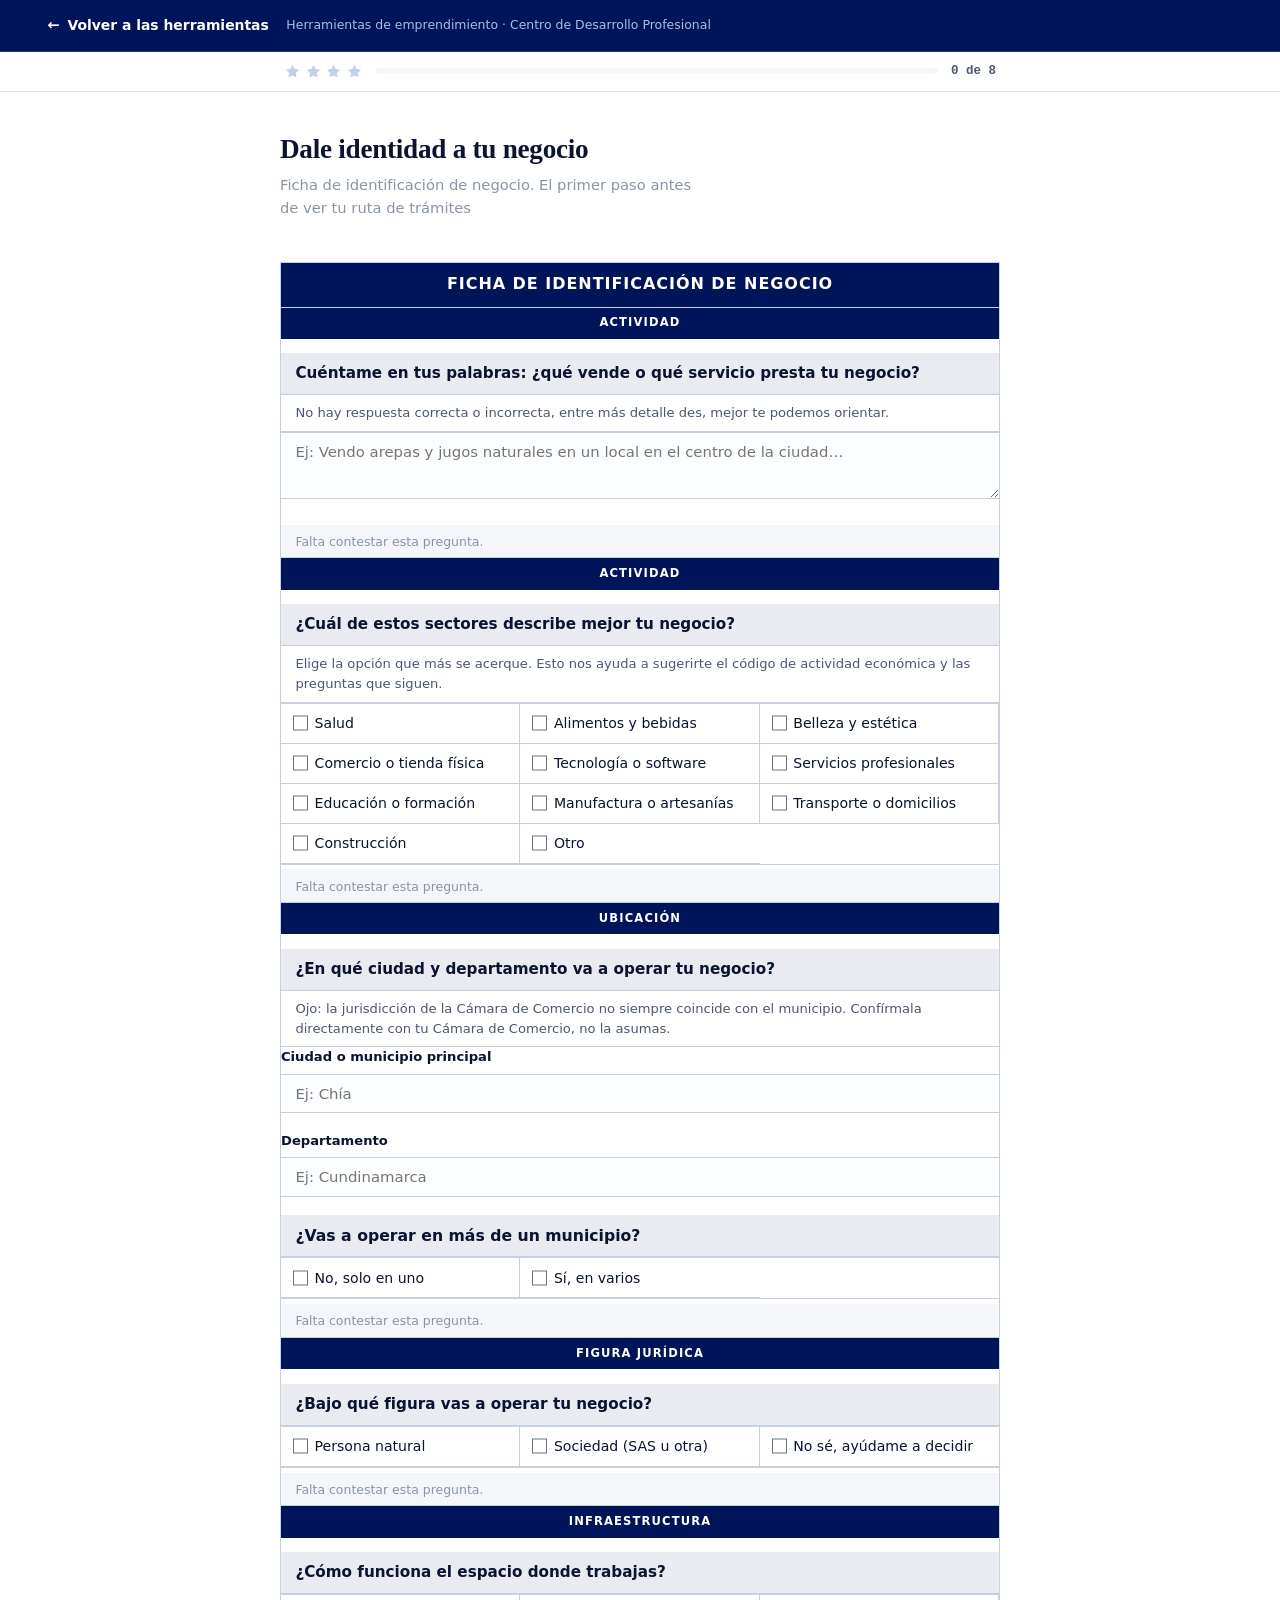
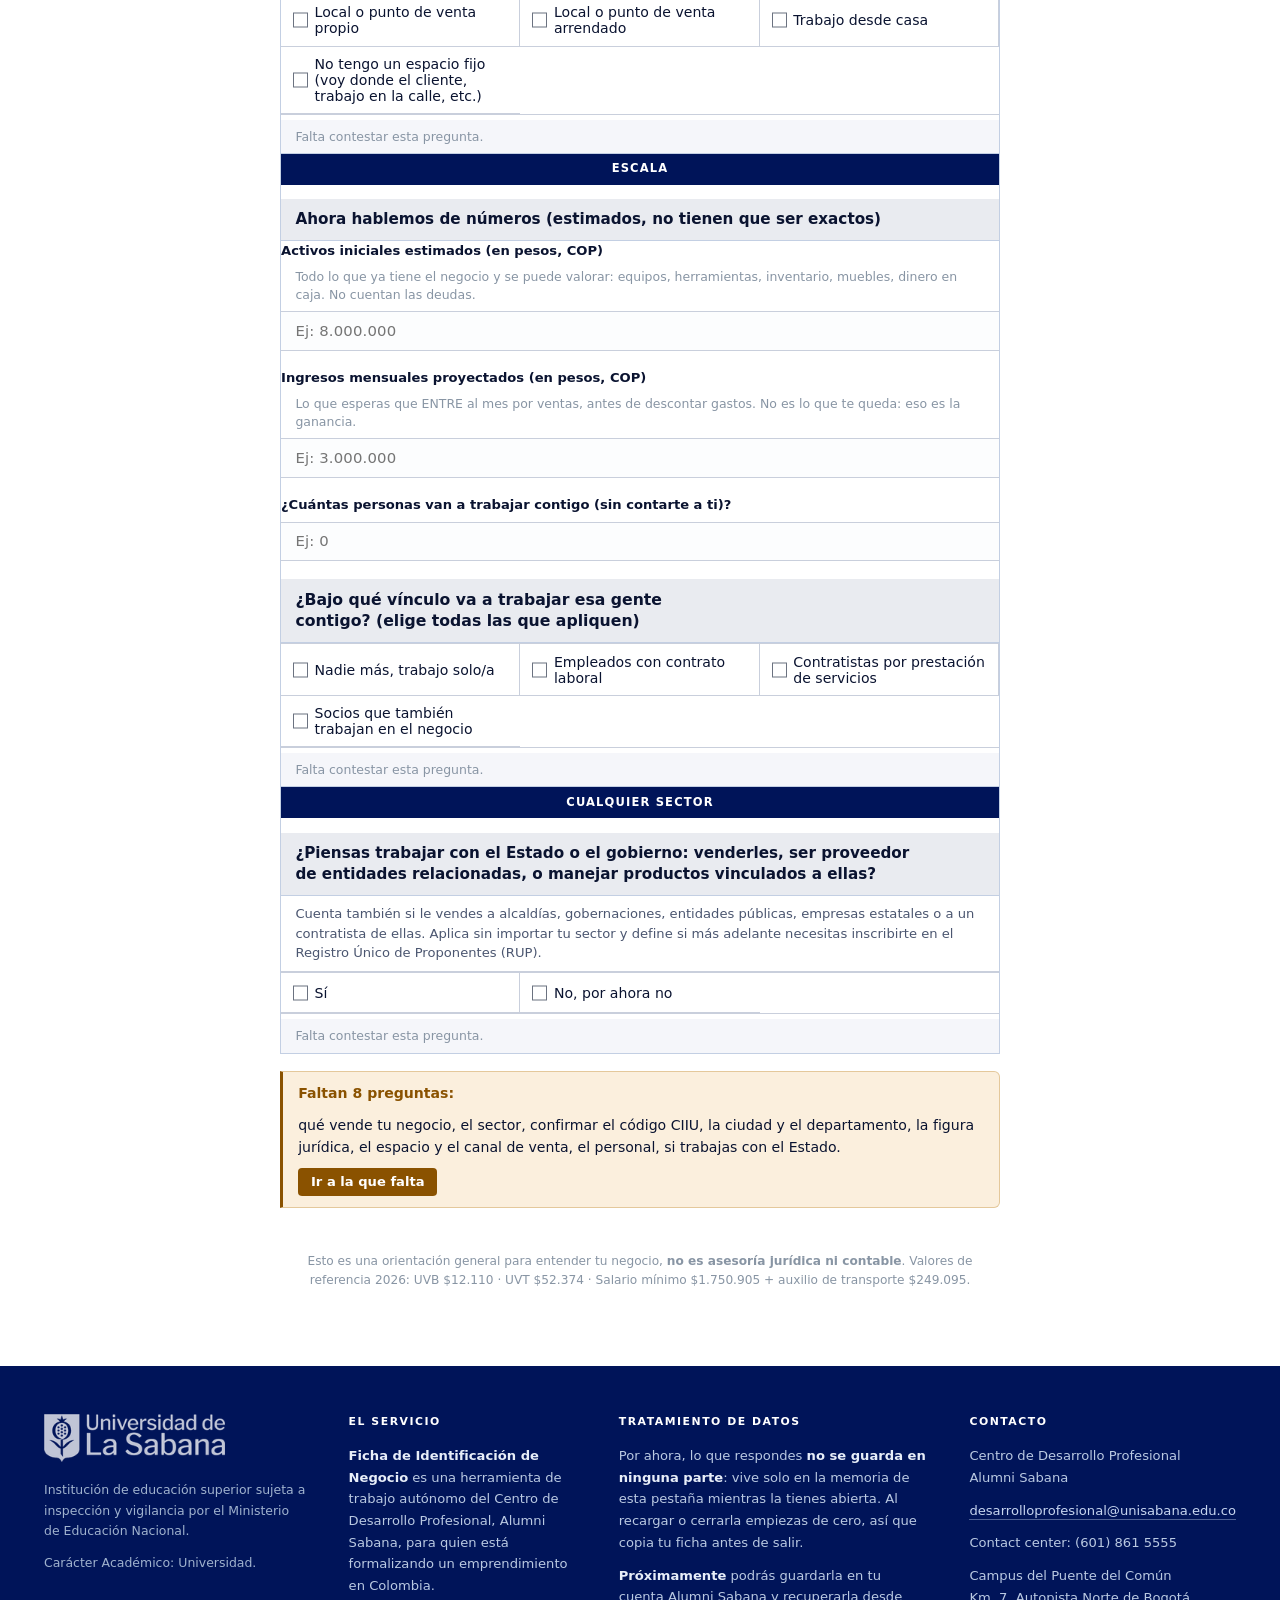
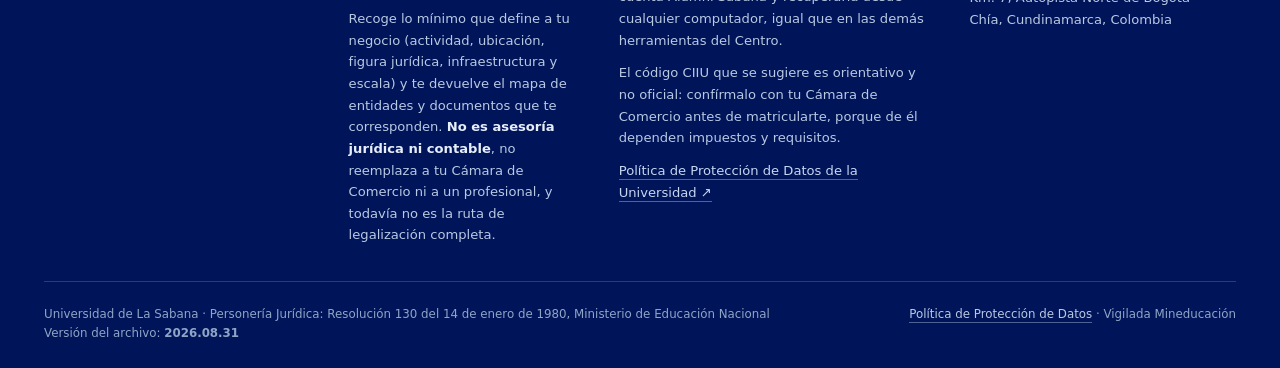
<file: ficha-negocio.html>
<!DOCTYPE html>
<html lang="es">
<head>
<meta charset="UTF-8">
<meta name="viewport" content="width=device-width, initial-scale=1, viewport-fit=cover">
<meta name="color-scheme" content="light">
<meta name="theme-color" content="#001459">
<meta name="description" content="Ficha de identificacion de negocio del Centro de Desarrollo Profesional de la Universidad de La Sabana: que tramites, entidades y documentos le corresponden a tu emprendimiento en Colombia.">
<title>Ficha de Identificación de Negocio</title>
<style>
  /* ============================================================
     TOKENS · "Ledger de negocio": papel de libro contable rayado,
     tinta de sello (ocre quemado) y verde-teal de archivo.
     ============================================================ */
  :root {
    /* Superficies y texto: neutros con matiz azul */
  --paper: #EEF1F8;
  --surface: #FFFFFF;
  --surface-2: #F5F7FC;
  --ink: #0A1330;
  --ink-soft: #4B5670;
  --ink-faint: #8895A4;
  --rule: #D9E1EE;
  --rule-soft: #E9EEF7;

  /* Color institucional */
  --azul: #001459;
  --azul-700: #1E306E;
  --azul-500: #25409A;
  --azul-300: #7FA6D0;
  --azul-soft: #E3EAF7;

  /* Estados. El ámbar NO es el rojo de alerta: un dato pendiente
     no es un error, y pintarlo de rojo hace que quien lo lee
     cierre la herramienta en vez de completarlo. */
  --ok: #158A5E;
  --ok-soft: #E4F2EC;
  --ambar: #8A5200;
  --ambar-soft: #FBEFDD;
  --alerta: #A3252F;
  --alerta-soft: #FAE8E9;

  --on-azul: #FFFFFF;
  --shadow: 0 1px 2px rgba(0,20,89,.05), 0 8px 24px -16px rgba(0,20,89,.22);
    --bg: #EEF1F8;
    --bg-line: rgba(0,20,89,0.035);
    --surface: #FFFFFF;
    --surface-2: #F5F7FC;
    --ink: #0A1330;
    --text: #4B5670;
    --text-muted: #8895A4;
    --line: #D9E1EE;
    --line-strong: #C3CFE3;
    --accent: #25409A;
    --accent-btn: #001459;
    --accent-ink: #001459;
    --accent-soft: #E3EAF7;
    --accent-contrast: #FFFFFF;
    --accent-2: #25409A;
    --accent-2-soft: #E3EAF7;
    --danger: #A3252F;
    --shadow-sm: 0 1px 2px rgba(0,20,89,.05);
    --shadow-lg: 0 1px 2px rgba(0,20,89,.05), 0 8px 24px -16px rgba(0,20,89,.22);
    --radius: 10px;
    --sans-pie: "Segoe UI",system-ui,-apple-system,"Helvetica Neue",Arial,sans-serif;
    --serif: "Iowan Old Style","Palatino Linotype",Palatino,"Book Antiqua",Georgia,serif;
    --sans: "Segoe UI",system-ui,-apple-system,"Helvetica Neue",Arial,sans-serif;
    --mono: ui-monospace,"Cascadia Mono",Consolas,"SF Mono",Menlo,monospace;
  }

  
  

  * { box-sizing: border-box; }

  html, body {
    margin: 0;
    padding: 0;
    background: var(--bg);
    background-image: repeating-linear-gradient(
      to bottom, var(--bg-line) 0, var(--bg-line) 1px, transparent 1px, transparent 34px
    );
    color: var(--text);
    font-family: var(--sans);
    line-height: 1.55;
    -webkit-font-smoothing: antialiased;
  }

  ::selection { background: var(--accent-soft); color: var(--ink); }

  a { color: var(--accent-2); }

  .app-shell {
    max-width: 760px;
    margin: 0 auto;
    padding: 2.25rem 1.25rem 4rem;
    min-height: 100vh;
    display: flex;
    flex-direction: column;
  }

  .app-header { margin-bottom: 1.5rem; }

  .brand { display: flex; align-items: flex-start; margin-bottom: 1.1rem; }

  .brand-badge {
    flex: none;
    width: 44px; height: 44px;
    display: flex; align-items: center; justify-content: center;
    font-size: 1.35rem;
    background: var(--surface);
    border: 1.5px solid var(--line-strong);
    border-radius: 9px;
    box-shadow: var(--shadow-sm);
  }

  .app-header h1 {
    margin: 0;
    font-family: var(--serif);
    font-weight: 600;
    font-size: 1.7rem;
    letter-spacing: -0.01em;
    color: var(--ink);
    text-wrap: balance;
  }

  .subtitle {
    margin: 0.3rem 0 0;
    color: var(--text-muted);
    font-size: 0.92rem;
    max-width: 46ch;
  }

  .progress-wrap { display: flex; align-items: center; gap: 0.75rem; }

  .progress-track {
    flex: 1;
    height: 6px;
    background: var(--line);
    border-radius: 4px;
    overflow: hidden;
  }

  .progress-bar {
    height: 100%;
    background: var(--accent-btn);
    border-radius: 4px;
    transition: width 0.35s ease;
  }
  @media (prefers-reduced-motion: reduce) { .progress-bar { transition: none; } }

  .progress-label {
    font-family: var(--mono);
    font-size: 0.72rem;
    letter-spacing: 0.03em;
    text-transform: uppercase;
    color: var(--text-muted);
    white-space: nowrap;
  }

  .main-panel { flex: 1; }

  .card {
    background: var(--surface);
    border: 1px solid var(--line);
    border-radius: var(--radius);
    box-shadow: var(--shadow-sm);
    padding: 1.75rem 1.5rem;
    animation: fadeIn 0.22s ease;
  }
  @media (prefers-reduced-motion: reduce) { .card { animation: none; } }

  @keyframes fadeIn {
    from { opacity: 0; transform: translateY(5px); }
    to { opacity: 1; transform: translateY(0); }
  }

  .section-tag {
    display: inline-block;
    font-family: var(--mono);
    font-size: 0.7rem;
    font-weight: 600;
    letter-spacing: 0.05em;
    text-transform: uppercase;
    color: var(--accent-2);
    background: var(--accent-2-soft);
    padding: 0.3rem 0.6rem;
    border-radius: 5px;
    margin-bottom: 0.9rem;
  }

  .question {
    font-size: 1.12rem;
    font-weight: 600;
    line-height: 1.4;
    margin: 0 0 0.4rem;
    color: var(--ink);
    text-wrap: balance;
  }

  .hint {
    font-size: 0.88rem;
    color: var(--text-muted);
    margin: 0 0 1.1rem;
    max-width: 62ch;
  }

  .explainer {
    background: var(--accent-2-soft);
    border-left: 3px solid var(--accent-2);
    padding: 0.85rem 1rem;
    border-radius: 6px;
    font-size: 0.92rem;
    color: var(--text);
    margin-bottom: 1.1rem;
  }
  .explainer p + p { margin-top: 0.5rem; }

  .field-group { margin-bottom: 1.1rem; }

  .field-label {
    display: block;
    font-size: 0.82rem;
    font-weight: 600;
    margin-bottom: 0.4rem;
    color: var(--ink);
  }

  textarea, input[type="text"], input[type="number"] {
    width: 100%;
    padding: 0.65rem 0.75rem;
    border: 1.5px solid var(--line-strong);
    border-radius: 8px;
    font-size: 0.98rem;
    font-family: var(--sans);
    color: var(--ink);
    background: var(--surface-2);
  }

  textarea:focus, input:focus {
    outline: 2px solid var(--accent);
    outline-offset: 1px;
    border-color: var(--accent);
  }

  textarea { min-height: 88px; resize: vertical; }

  .btn-grid {
    display: flex;
    flex-wrap: wrap;
    gap: 0.55rem;
    margin-bottom: 0.3rem;
  }

  .choice-btn {
    border: 1.5px solid var(--line-strong);
    background: var(--surface-2);
    color: var(--text);
    padding: 0.55rem 0.95rem;
    border-radius: 999px;
    font-family: var(--sans);
    font-size: 0.9rem;
    font-weight: 500;
    cursor: pointer;
    transition: border-color 0.12s ease, background 0.12s ease, color 0.12s ease;
    text-align: left;
  }
  @media (prefers-reduced-motion: reduce) { .choice-btn { transition: none; } }

  .choice-btn:hover { border-color: var(--accent); background: var(--accent-soft); }
  .choice-btn:focus-visible { outline: 2px solid var(--accent); outline-offset: 1px; }

  .choice-btn.selected {
    background: var(--accent-btn);
    border-color: var(--accent-btn);
    color: var(--accent-contrast);
    font-weight: 600;
  }
  .choice-btn.selected::before { content: "✓ "; }

  .choice-btn small {
    display: block;
    font-weight: 400;
    opacity: 0.85;
    margin-top: 0.15rem;
  }

  .nav-row {
    display: flex;
    justify-content: space-between;
    align-items: center;
    margin-top: 1.5rem;
    gap: 0.75rem;
  }

  .btn {
    border: none;
    border-radius: 8px;
    padding: 0.68rem 1.2rem;
    font-family: var(--sans);
    font-size: 0.92rem;
    font-weight: 600;
    cursor: pointer;
    transition: opacity 0.12s ease, transform 0.08s ease;
  }
  .btn:active { transform: scale(0.98); }

  .btn-primary { background: var(--accent-btn); color: var(--accent-contrast); }
  .btn-primary:disabled { opacity: 0.38; cursor: not-allowed; }
  .btn-primary:focus-visible { outline: 2px solid var(--ink); outline-offset: 2px; }

  .btn-ghost { background: transparent; color: var(--text-muted); }
  .btn-ghost:hover { color: var(--accent-2); }
  .btn-ghost:focus-visible { outline: 2px solid var(--accent-2); outline-offset: 2px; }

  .error-msg { color: var(--danger); font-size: 0.85rem; margin-top: 0.5rem; }

  /* ---------- Resultado: la ficha como tarjeta de archivo ---------- */

  .ficha-card {
    position: relative;
    background: var(--surface);
    border: 1px solid var(--line-strong);
    border-radius: var(--radius);
    box-shadow: var(--shadow-lg);
    padding: 2.1rem 1.6rem 1.75rem calc(1.6rem + 26px);
    margin: 0.25rem 0 1.75rem;
  }

  .ficha-card::before {
    content: "";
    position: absolute;
    left: 16px; top: 22px; bottom: 22px;
    width: 8px;
    background-image: radial-gradient(circle, var(--bg) 3px, transparent 3.2px);
    background-repeat: repeat-y;
    background-size: 8px 36px;
    opacity: 0.95;
  }

  .ficha-card::after {
    content: "FICHA";
    position: absolute;
    top: -13px; left: calc(1.6rem + 26px);
    background: var(--accent-2);
    color: #ffffff;
    font-family: var(--mono);
    font-size: 0.68rem;
    font-weight: 600;
    letter-spacing: 0.08em;
    padding: 0.28rem 0.65rem;
    border-radius: 5px;
  }

  .ficha-card h2 {
    margin: 0 0 0.25rem;
    font-family: var(--serif);
    font-weight: 600;
    font-size: 1.35rem;
    color: var(--ink);
    text-wrap: balance;
  }

  .ficha-card .ficha-sub {
    font-size: 0.83rem;
    color: var(--text-muted);
    margin: 0 0 1.1rem;
    padding-bottom: 0.9rem;
    border-bottom: 1px dashed var(--line-strong);
  }

  .ficha-row {
    display: grid;
    grid-template-columns: 172px 1fr;
    gap: 0.2rem 0.9rem;
    padding: 0.55rem 0;
    border-bottom: 1px solid var(--line);
    font-size: 0.9rem;
  }
  .ficha-row:last-child { border-bottom: none; }

  .ficha-row dt {
    font-family: var(--mono);
    font-size: 0.72rem;
    font-weight: 600;
    letter-spacing: 0.02em;
    text-transform: uppercase;
    color: var(--accent-2);
    align-self: start;
    padding-top: 0.1rem;
  }

  .ficha-row dd { margin: 0; color: var(--text); }

  .tag-list { list-style: none; padding: 0; margin: 0.3rem 0 0; }

  .tag-list li {
    background: var(--accent-soft);
    border-left: 3px solid var(--accent);
    color: var(--text);
    border-radius: 0 6px 6px 0;
    padding: 0.6rem 0.75rem;
    margin-bottom: 0.5rem;
    font-size: 0.88rem;
  }
  .tag-list li:last-child { margin-bottom: 0; }

  .map-section { margin-bottom: 1.75rem; }

  .map-section h3 {
    font-family: var(--serif);
    font-weight: 600;
    font-size: 1.05rem;
    color: var(--ink);
    margin: 0 0 0.75rem;
  }

  .entity-grid {
    display: grid;
    grid-template-columns: repeat(auto-fit, minmax(220px, 1fr));
    gap: 0.75rem;
  }

  .entity-card {
    border: 1px solid var(--line);
    border-radius: 9px;
    padding: 0.9rem 1rem;
    background: var(--surface-2);
  }

  .entity-card.baseline { border-top: 3px solid var(--accent-2); }
  .entity-card.trigger { border-top: 3px solid var(--accent); }

  .entity-card h4 {
    margin: 0 0 0.5rem;
    font-size: 0.92rem;
    font-weight: 600;
    color: var(--ink);
  }

  .entity-card ul { margin: 0; padding-left: 1.1rem; font-size: 0.85rem; color: var(--text-muted); }
  .entity-card ul li { margin-bottom: 0.3rem; }

  .link-row { display: flex; flex-wrap: wrap; gap: 0.6rem; margin-top: 0.6rem; }

  .link-btn {
    display: inline-flex;
    align-items: center;
    gap: 0.45rem;
    border: 1.5px solid var(--accent-2);
    color: var(--accent-2);
    background: var(--surface-2);
    text-decoration: none;
    padding: 0.6rem 0.9rem;
    border-radius: 8px;
    font-size: 0.87rem;
    font-weight: 600;
  }
  .link-btn:hover { background: var(--accent-2-soft); }
  .link-btn:focus-visible { outline: 2px solid var(--accent-2); outline-offset: 2px; }

  .open-list { font-size: 0.87rem; color: var(--text-muted); padding-left: 1.15rem; margin: 0.3rem 0 0; }
  .open-list li { margin-bottom: 0.45rem; }

  .actions-row { display: flex; gap: 0.6rem; flex-wrap: wrap; margin-top: 1.3rem; }

  .copy-box {
    background: var(--surface-2);
    border: 1px dashed var(--line-strong);
    border-radius: 8px;
    padding: 1rem;
    font-family: var(--mono);
    font-size: 0.76rem;
    line-height: 1.6;
    white-space: pre-wrap;
    color: var(--text);
    margin-top: 0.75rem;
    display: none;
  }
  .copy-box.visible { display: block; }

  .app-footer {
    margin-top: 2rem;
    font-size: 0.76rem;
    color: var(--text-muted);
    text-align: center;
  }

  .disclaimer-inline {
    font-size: 0.8rem;
    color: var(--text-muted);
    margin-top: 1rem;
    border-top: 1px dashed var(--line);
    padding-top: 0.9rem;
  }

  @media (max-width: 520px) {
    .ficha-row { grid-template-columns: 1fr; }
    .ficha-row dt { margin-bottom: 0.1rem; }
  }

/* ═══════════════ FICHA DE CORRIDO ═══════════════ */

/* Fondo blanco en toda la página, no solo en las tarjetas.
   El archivo original imitaba papel de libreta: un azulado claro
   con rayas horizontales cada 34 px. Con las preguntas de corrido
   esas rayas corren por toda la página y compiten con el texto,
   así que se retiran las dos cosas: el tinte y las líneas.

   Va con «!important» porque la regla original está en el mismo
   documento y usa el mismo selector: sin él, gana la que venga
   después y el cambio no se ve. */
html, body {
  background: #FFFFFF !important;
  background-image: none !important;
}
/* Las tarjetas ya no necesitan destacarse contra un fondo teñido:
   sobre blanco, un borde suave basta y evita el efecto de «caja
   blanca sobre caja blanca». */
.card { background: #FFFFFF; }

/* La barra de «Paso 3 de 10» sobra: contaba una navegación que ya
   no existe, y la racha de arriba dice lo mismo mejor. Se oculta
   en vez de borrarla del marcado porque los renderers todavía la
   referencian, y quitarla obligaría a tocar los diez. */
.progress-wrap { display: none !important; }

/* Cada pregunta es un bloque de la misma página. El card ya
   existía; aquí solo se le da aire entre uno y otro y un ancla
   para que el desplazamiento no deje el título pegado arriba. */
.bloque { scroll-margin-top: calc(var(--alto-volver) + 76px); }
.bloque + .bloque { margin-top: 1.15rem; }

/* Un bloque que aparece porque ya se puede contestar. La
   animación es corta a propósito: avisa, no entretiene. */
@keyframes bloque-entra {
  from { opacity: 0; transform: translateY(8px); }
  to   { opacity: 1; transform: none; }
}
.bloque-nuevo { animation: bloque-entra .32s ease-out; }
@media (prefers-reduced-motion: reduce) { .bloque-nuevo { animation: none; } }

/* La marca de «ya contestaste esto». Sustituye a la fila de
   botones Atrás/Siguiente, que en una página de corrido no
   tiene sentido. */
.bloque-hecho {
  display: flex; align-items: center; gap: .45rem;
  margin-top: 1rem; padding-top: .85rem;
  border-top: 1px solid var(--line);
  color: var(--accent-ink); font-size: .82rem; font-weight: 600;
}
.bloque-hecho .tic {
  display: inline-flex; align-items: center; justify-content: center;
  width: 18px; height: 18px; border-radius: 50%;
  background: var(--accent-soft); color: var(--accent-ink);
  font-size: .68rem; flex: none;
}
.bloque-pendiente {
  margin-top: 1rem; padding-top: .85rem;
  border-top: 1px solid var(--line);
  color: var(--text-muted); font-size: .82rem;
}

/* ── La racha ──
   Va pegada arriba, bajo la barra de volver, porque su trabajo
   es acompañar mientras se baja. Si se quedara en la cabecera
   dejaría de verse justo cuando empieza a servir. */
.racha {
  position: sticky; top: var(--alto-volver); z-index: 40;
  background: var(--surface);
  border-bottom: 1px solid var(--line);
  padding: .6rem 0;
}
.racha-env {
  max-width: 760px; margin: 0 auto;
  padding: 0 clamp(1rem, 4vw, 1.5rem);
  display: flex; align-items: center; gap: .85rem;
}
.racha-barra {
  flex: 1; height: 6px; border-radius: 3px;
  background: var(--surface-2); overflow: hidden;
}
.racha-relleno {
  height: 100%; width: 0%; border-radius: 3px;
  background: var(--accent-btn);
  transition: width .45s cubic-bezier(.4,0,.2,1);
}
.racha-cuenta {
  font-family: var(--mono); font-size: .78rem;
  color: var(--text); font-weight: 600; white-space: nowrap;
}
/* Las estrellas: una por cada tramo de preguntas. Se encienden
   al llegar, no antes, y la que acaba de encenderse late una vez. */
.racha-estrellas { display: flex; gap: .22rem; flex: none; }
.estrella {
  width: 17px; height: 17px; display: block;
  color: var(--line-strong);
  transition: color .3s, transform .3s;
}
.estrella.on { color: #C9971F; }
@keyframes estrella-late {
  0% { transform: scale(1); } 45% { transform: scale(1.42); } 100% { transform: scale(1); }
}
.estrella.late { animation: estrella-late .5s ease-out; }
@media (prefers-reduced-motion: reduce) { .estrella.late { animation: none; } }

/* El aviso de racha conseguida. Aparece un momento y se va: no
   se puede cerrar porque no interrumpe nada. */
.racha-aviso {
  position: fixed; left: 50%; bottom: 1.6rem; transform: translateX(-50%) translateY(0);
  z-index: 60; max-width: min(92vw, 380px);
  background: var(--accent-btn); color: var(--accent-contrast);
  border-radius: 9px; padding: .8rem 1.15rem;
  box-shadow: 0 10px 30px -10px rgba(0,20,89,.5);
  font-size: .88rem; line-height: 1.45;
  display: flex; align-items: center; gap: .7rem;
  opacity: 0; pointer-events: none;
  transition: opacity .3s, transform .3s;
}
.racha-aviso.ver { opacity: 1; transform: translateX(-50%) translateY(-6px); }
/* A la derecha y no centrado: centrado abajo se planta justo
   encima de la fila de opciones que la persona está eligiendo. */
@media (min-width: 720px) {
  .racha-aviso { left: auto; right: 1.5rem; transform: translateY(0); }
  .racha-aviso.ver { transform: translateY(-6px); }
}
.racha-aviso b { display: block; font-size: .93rem; }
.racha-aviso .ico { font-size: 1.3rem; flex: none; }
@media (prefers-reduced-motion: reduce) { .racha-aviso { transition: opacity .3s; } }
@media (max-width: 560px) { .racha-env { gap: .6rem; } .racha-estrellas { gap: .15rem; } }
@media print { .racha, .racha-aviso { display: none !important; } }


/* ═══════════════ ASPECTO DE FICHA OFICIAL ═══════════════ */

/* El documento entero es una hoja: fondo blanco, borde negro
   marcado y nada de sombras. Un formulario impreso no flota. */
.card.bloque {
  border: 1px solid #C3CFE3;
  border-radius: 0;
  box-shadow: none;
  padding: 0;
  overflow: hidden;
}
.bloque + .bloque { margin-top: -2px; }   /* bordes compartidos */

/* La franja de sección: negra, centrada, en versales.
   Sustituye a la etiqueta pequeña de color que había antes. */
.bloque .section-tag {
  display: block; width: 100%;
  background: var(--accent-btn); color: #FFFFFF;
  border: 0; border-radius: 0;
  padding: .42rem .9rem;
  font-family: var(--sans);
  font-size: .72rem; font-weight: 700;
  letter-spacing: .1em; text-transform: uppercase;
  text-align: center;
}

/* La pregunta va en una celda con fondo gris, como los rótulos
   del formulario de referencia. */
.bloque .question {
  margin: 0;
  padding: .62rem .9rem;
  background: #E9EBF0;
  border-bottom: 1px solid #C3CFE3;
  font-family: var(--sans);
  font-size: .95rem; font-weight: 700;
  color: var(--ink); line-height: 1.4;
}
.bloque .hint {
  margin: 0;
  padding: .5rem .9rem;
  font-size: .82rem; line-height: 1.5;
  color: var(--text);
  border-bottom: 1px solid #C9CFDC;
  background: #FFFFFF;
  /* La ayuda llena su celda. Traía «max-width: 62ch», que en una
     columna de texto corrido es lo correcto —una línea muy larga
     cansa— pero dentro de una celda de formulario deja un hueco a
     la derecha y rompe la rejilla: la celda se ve a medio pintar. */
  max-width: none;
}

/* Los campos: celda con borde, sin esquinas redondeadas.
   La caja de escritura ocupa la celda entera, como una casilla
   de formulario que se rellena. */
.bloque .field-group { padding: 0; }
.bloque textarea,
.bloque input[type="text"],
.bloque input[type="number"],
.bloque select {
  width: 100%;
  border: 0;
  border-bottom: 1px solid #C9CFDC;
  border-radius: 0;
  background: #FFFFFF;
  padding: .6rem .9rem;
  font-family: var(--sans);
  font-size: .93rem;
  color: var(--ink);
}
/* La caja de escritura se separa de la ayuda con su propia línea
   y un fondo apenas distinto: sin esto flotaban las dos juntas en
   el mismo blanco y no se veía dónde empezaba el campo. */
.bloque textarea,
.bloque input[type="text"],
.bloque input[type="number"] {
  border-top: 1px solid #C9CFDC;
  background: #FCFDFE;
}
.bloque textarea { min-height: 4.2rem; resize: vertical; }
.bloque textarea:focus,
.bloque input:focus,
.bloque select:focus {
  outline: 2px solid var(--accent-btn);
  outline-offset: -2px;
  background: #FBFCFE;
}

/* Las opciones: casillas en rejilla, con el rótulo dentro de su
   celda y borde entre una y otra. Es lo que hace que se lea como
   un formulario y no como una fila de botones. */
.bloque .btn-grid {
  display: grid;
  grid-template-columns: repeat(auto-fill, minmax(190px, 1fr));
  gap: 0;
  padding: 0;
  border-bottom: 1px solid #C9CFDC;
  border-top: 1px solid #C9CFDC;
}
/* La última casilla de cada fila no lleva borde derecho: si no,
   queda una línea suelta contra el borde del documento. */
.bloque .choice-btn:last-child { border-right: 0; }
.bloque .choice-btn {
  border: 0;
  border-right: 1px solid #C9CFDC;
  border-bottom: 1px solid #C9CFDC;
  border-radius: 0;
  background: #FFFFFF;
  padding: .58rem .8rem .58rem 2.1rem;
  text-align: left;
  font-family: var(--sans);
  font-size: .88rem;
  color: var(--ink);
  position: relative;
  min-height: 2.5rem;
  display: flex; align-items: center;
  transition: background .12s;
}
/* La casilla de verificación, dibujada a la izquierda. Un
   formulario oficial tiene casillas, no botones que se iluminan. */
.bloque .choice-btn::before {
  content: "";
  position: absolute; left: .75rem; top: 50%;
  transform: translateY(-50%);
  width: 13px; height: 13px;
  border: 1.5px solid #6B7280;
  background: #FFFFFF;
}
.bloque .choice-btn:hover { background: #F3F5F9; }
.bloque .choice-btn.selected {
  background: var(--accent-soft);
  font-weight: 600;
  color: var(--accent-ink);
}
.bloque .choice-btn.selected::before {
  background: var(--accent-btn);
  border-color: var(--accent-btn);
}
/* La marca dentro de la casilla marcada. El «✓ » que el archivo
   original ponía como texto se retira: aquí lo dibuja la casilla. */
.bloque .choice-btn.selected::after {
  content: "";
  position: absolute; left: 1.03rem; top: 50%;
  width: 4px; height: 8px;
  border: solid #FFFFFF;
  border-width: 0 2px 2px 0;
  transform: translateY(-62%) rotate(45deg);
}

/* Pie de cada bloque: la marca de contestado, discreta y a la
   derecha, como un sello de casilla revisada. */
.bloque .bloque-hecho,
.bloque .bloque-pendiente {
  margin: 0;
  padding: .45rem .9rem;
  border-top: 0;
  background: #F5F6FA;
  font-size: .78rem;
}
.bloque .bloque-hecho { color: var(--accent-ink); }

/* Cabecera del documento: franja de título como la del formulario
   de referencia, con el nombre de la ficha en versales. */
.ficha-encabezado {
  border: 1px solid #C3CFE3;
  border-bottom: 0;
  background: var(--accent-btn);
  color: #FFFFFF;
  padding: .6rem 1rem;
  text-align: center;
  font-family: var(--sans);
  font-size: 1rem; font-weight: 700;
  letter-spacing: .06em; text-transform: uppercase;
}

/* Las subpreguntas que aparecen dentro de un bloque (el «¿atiende
   público?» de infraestructura) mantienen el mismo tratamiento. */
.bloque .field-group + .btn-grid,
.bloque .btn-grid + .question { border-top: 1px solid #C3CFE3; }

/* En pantallas estrechas, una casilla por fila: dos columnas de
   190 px no caben y partirían los rótulos largos. */
@media (max-width: 560px) {
  .bloque .btn-grid { grid-template-columns: 1fr; }
}

/* Al imprimir, el formulario ya está maquetado como documento:
   solo hay que quitar lo que es de pantalla. */
@media print {
  .card.bloque { break-inside: avoid; }
  .bloque .bloque-hecho, .bloque .bloque-pendiente { display: none; }
}


/* ═══════════════ QUÉ FALTA ═══════════════ */
.falta-aviso {
  display: flex; align-items: center; gap: .6rem; flex-wrap: wrap;
  margin: 1.1rem 0 0;
  background: #FBEFDD; border: 1px solid #E4C89B;
  border-left: 3px solid #8A5200;
  border-radius: 0 6px 6px 0;
  padding: .7rem .95rem;
  font-size: .88rem; color: var(--ink);
}
.falta-aviso b { color: #8A5200; }
.falta-aviso button {
  background: #8A5200; color: #FFFFFF;
  border: 0; border-radius: 4px;
  padding: .4rem .8rem; cursor: pointer;
  font-family: var(--sans); font-size: .82rem; font-weight: 600;
}
.falta-aviso button:hover { background: #6E4200; }

/* El bloque al que se salta parpadea una vez, para que quien
   llega sepa cuál de todos es. */
@keyframes bloque-senala {
  0%, 100% { box-shadow: none; }
  35%      { box-shadow: 0 0 0 4px rgba(138,82,0,.35); }
}
.bloque-senalado { animation: bloque-senala 1.1s ease-out 2; }
@media (prefers-reduced-motion: reduce) { .bloque-senalado { animation: none; } }

/* ═══════════════ EL RESULTADO, SIN RECUADRO ═══════════════
   La ficha terminada es la página entera, no una tarjeta dentro de
   la página: encerrarla en un marco la hacía ver como un apartado
   más del formulario. Fondo blanco y nada más. */
.card.bloque.resultado-final {
  border: 0;
  box-shadow: none;
  background: #FFFFFF;
}

/* ═══════════════ DESCARGAR ═══════════════ */
/* Sin recuadro. Llevaba borde azul por los cuatro lados y, pegado
   al bloque de acciones que ya tiene el suyo, se veían dos marcos
   encajados uno dentro de otro. Basta una línea arriba para
   separarlo de lo anterior. */
.descargar {
  border: 0;
  border-top: 1px solid var(--line);
  background: transparent;
  padding: 1rem 0 .2rem;
}
.descargar h3 {
  margin: 0 0 .2rem; font-size: .95rem;
  font-family: var(--sans); font-weight: 700;
}
.descargar p { margin: 0 0 .75rem; font-size: .84rem; color: var(--text); line-height: 1.5; }
.descargar-fila { display: flex; gap: .5rem; flex-wrap: wrap; }
.descargar .btn { border-radius: 4px; }

@media print {
  /* Nada de esto tiene sentido en papel: son botones. La fila de
     acciones —«Ver / copiar ficha en texto», «Volver a mis
     respuestas», «Empezar de nuevo»— salía impresa en el PDF como
     texto suelto que no lleva a ninguna parte. */
  .falta-aviso, .descargar, .actions-row { display: none !important; }
}


/* ═══════════════ LA REJILLA, EQUILIBRADA ═══════════════
   Era «repeat(auto-fit, minmax(220px, 1fr))»: metía tantas columnas
   como cupieran, sin mirar cuántas tarjetas había. Con cuatro
   entidades salían tres arriba y una sola abajo, que se lee como si
   la última sobrara.

   Ahora el número de columnas lo decide la cantidad de tarjetas
   —lo pone «--cols» desde el JS— y la última fila, cuando no llena,
   queda centrada. Con cinco eso da tres arriba y dos abajo,
   centradas bajo el hueco, en vez de dos pegadas a la izquierda.

   Se usa flex y no grid porque centrar la última fila incompleta en
   grid obliga a calcular a mano en qué columna empieza cada
   sobrante; en flex, «justify-content:center» lo hace solo. */
.entity-grid {
  display: flex;
  flex-wrap: wrap;
  justify-content: center;
  gap: .75rem;
}
.entity-grid > .entity-card {
  flex: 0 1 calc((100% - (var(--cols, 3) - 1) * .75rem) / var(--cols, 3));
  min-width: 210px;
}
/* Una sola tarjeta no se estira a todo lo ancho: una ficha de dos
   líneas ocupando 900 px se lee peor, no mejor.
   Se mira un atributo propio y no el «style»: cada navegador
   serializa las variables CSS a su manera —con espacio o sin él—
   y un selector que dependa de eso falla en unos sí y en otros no. */
.entity-grid[data-cols="1"] > .entity-card { max-width: 420px; }

/* ═══════════════ CADA DOCUMENTO, SU ENLACE ═══════════════ */
/* El nombre de la entidad vuelve a ser texto: es un rótulo, no un
   destino. Lo que lleva a alguna parte es cada documento. */
.entity-card h4 { padding-right: 2.2rem; }

.entity-card ul li a {
  color: var(--accent-ink);
  text-decoration: none;
  border-bottom: 1px solid rgba(0,20,89,.25);
  transition: border-color .15s, color .15s;
}
.entity-card ul li a:hover {
  color: var(--accent-btn);
  border-bottom-color: currentColor;
}
.entity-card ul li a .flecha { font-size: .82em; margin-left: .15rem; }
.entity-card ul li a:focus-visible {
  outline: 2px solid var(--accent-btn); outline-offset: 2px; border-radius: 2px;
}

/* Las entidades sin dirección fija no fingen tenerla. */
.entity-card .sin-enlace {
  display: block; margin: -.2rem 0 .5rem;
  font-size: .76rem; color: var(--text-muted); line-height: 1.45;
}

/* ═══════════════ LA CASILLA DE «YA LO TENGO» ═══════════════
   Va sobre el borde de la tarjeta, arriba a la derecha. Sobre el
   borde y no dentro porque así se lee como una marca puesta en el
   recuadro, y no como un campo más del contenido. */
.entity-card { position: relative; }
.entity-card .hecho {
  position: absolute; top: -11px; right: 12px;
  width: 26px; height: 26px; padding: 0;
  border: 1px solid var(--line-strong, #C3CFE3);
  border-radius: 50%;
  background: var(--surface, #FFFFFF);
  color: transparent;
  font-size: 14px; line-height: 1;
  display: flex; align-items: center; justify-content: center;
  cursor: pointer;
  transition: background .15s, border-color .15s, color .15s;
}
.entity-card .hecho:hover { border-color: var(--accent-btn); }
.entity-card .hecho:focus-visible {
  outline: 2px solid var(--accent-btn); outline-offset: 2px;
}
/* Marcada: se rellena y aparece el chulo. */
.entity-card .hecho[aria-checked="true"] {
  background: var(--accent-btn, #001459);
  border-color: var(--accent-btn, #001459);
  color: #FFFFFF;
}
/* La tarjeta entera baja un tono cuando está lista, para que de un
   vistazo se vea lo que falta sin tener que leer las casillas. */
.entity-card.ya-esta { background: #F3F6FB; }
.entity-card.ya-esta h4 { color: var(--text-muted); }

/* ═══════════════ EL AVISO DE VIGENCIA ═══════════════ */
.aviso-vigencia {
  margin: .2rem 0 .9rem;
  background: #FBEFDD; border: 1px solid #E4C89B;
  border-left: 3px solid #8A5200;
  border-radius: 0 6px 6px 0;
  padding: .65rem .9rem;
  font-size: .84rem; line-height: 1.55; color: var(--ink);
}
.aviso-vigencia b { color: #8A5200; }

/* En papel, la casilla vacía se imprime vacía y la marcada con su
   chulo: así el PDF sirve de lista para ir tachando lo que falta.

   El color se deja SIN tocar en la casilla sin marcar. Al ponerle
   «color:#000» a todas, el chulo —que en pantalla se esconde con
   «color:transparent»— aparecía en las cinco tarjetas del PDF, y
   la lista salía entera marcada sin haber marcado nada. */
@media print {
  .entity-card .hecho {
    border-color: #555; background: transparent;
    -webkit-print-color-adjust: exact; print-color-adjust: exact;
  }
  .entity-card .hecho[aria-checked="true"] { background: transparent; color: #000; }
  .entity-card.ya-esta { background: transparent; }
  .entity-card ul li a { border-bottom: 0; color: #000; }
}


/* ═══════════════ CAMPOS DE CIFRAS ═══════════════ */
/* La explicación bajo la etiqueta, en la misma celda. */
.bloque .ayuda-campo {
  display: block;
  margin: .1rem .9rem .45rem;
  font-size: .78rem; line-height: 1.45;
  color: var(--text-muted);
}
/* Los dígitos alineados a la derecha se comparan mejor: es lo que
   hace cualquier planilla contable. Y en tabular-nums todos los
   números ocupan lo mismo, así que la cifra no «baila» al escribir. */
.bloque input.cifra {
  font-variant-numeric: tabular-nums;
  letter-spacing: .01em;
}


/* ═══════════════ PIE INSTITUCIONAL ═══════════════
   Idéntico al de «Estudio de Pitch» y «Construye tu portafolio»,
   para que las herramientas del Centro se lean como un solo
   servicio y no como cinco páginas sueltas. */
/* Sin «margin-top». Lo llevaba, y en el tablero dejaba una franja
   de papel de 48 px entre el final del índice lateral azul y el
   pie azul: dos bloques del mismo color separados por una línea
   clara que parecía un error de montaje. El aire que necesita el
   pie ya lo pone su propio «padding» de arriba. */
footer.pie { background: var(--azul); color: #B9C9E2; padding: 3rem 0 1.6rem; }

/* ═══════════════ VOLVER A LA PORTADA ═══════════════
   Arriba, antes de nada. Estuvo en el pie y era un error: para
   salir de una herramienta había que recorrerla entera hasta el
   final. La salida se busca donde se entró, no al fondo.

   No es fijo ni flotante: en el tablero cualquier elemento fijo
   tapa una columna de cifras, y en la ficha se comería el paso
   del asistente. Va en el flujo, lo primero del documento. */
/* La altura de la barra vive en una variable porque el índice
   lateral del tablero la necesita para calcular la suya. Si aquí
   cambia el «padding», allí se ajusta solo. */
:root { --alto-volver: 51px; }
.volver-barra {
  background: var(--azul);
  border-bottom: 1px solid rgba(255,255,255,.14);
  position: sticky; top: 0; z-index: 50;
}
.volver-barra .env {
  max-width: 1440px; margin: 0 auto;
  padding: .62rem clamp(1.1rem, 4vw, 2.75rem);
  display: flex; align-items: center; gap: .9rem; flex-wrap: wrap;
}
.volver-barra a {
  display: inline-flex; align-items: center; gap: .5rem;
  color: #FFFFFF; text-decoration: none;
  font-family: var(--sans-pie); font-size: .87rem; font-weight: 600;
  padding: .3rem .2rem; border-radius: 4px;
  transition: color .15s;
}
.volver-barra a:hover { color: #C7D6F0; }
.volver-barra a:hover .flecha { transform: translateX(-3px); }
.volver-barra .flecha {
  font-size: 1.05em; line-height: 1;
  transition: transform .15s;
}
.volver-barra small { color: #A9BEDE; font-size: .78rem; line-height: 1.5; }
.volver-barra a:focus-visible { outline: 2px solid #FFFFFF; outline-offset: 2px; }
@media (max-width: 560px) { .volver-barra small { display: none; } }
@media print { .volver-barra { display: none !important; } }
.pie-envoltura { max-width: 1440px; margin: 0 auto; padding: 0 clamp(1.1rem, 4vw, 2.75rem); }
.pie-rejilla {
  display: grid; grid-template-columns: 1.15fr 1fr 1.35fr 1fr;
  gap: 2.5rem; padding-bottom: 2.2rem; border-bottom: 1px solid rgba(255,255,255,.17);
}
.pie-logo { height: 48px; width: auto; display: block; margin-bottom: 1.15rem; }
.pie-col h4 {
  font-family: var(--sans-pie); font-size: .68rem; letter-spacing: .14em;
  text-transform: uppercase; color: #FFFFFF; font-weight: 700; margin: 0 0 .9rem;
}
.pie-col p { font-size: .82rem; line-height: 1.65; color: #B9C9E2; margin: 0 0 .7rem; }
.pie-col p:last-child { margin-bottom: 0; }
.pie-col strong { color: #E7EEF9; font-weight: 600; }
.pie-marca p { font-size: .78rem; color: #9FB2CE; }
.pie-enlace {
  color: #C7D6F0; text-decoration: none; border-bottom: 1px solid rgba(199,214,240,.4);
  padding-bottom: 1px; transition: color .15s, border-color .15s;
}
.pie-enlace:hover { color: #FFFFFF; border-bottom-color: #FFFFFF; }
.pie-legal {
  display: flex; justify-content: space-between; gap: 1.25rem; flex-wrap: wrap;
  padding-top: 1.4rem; font-size: .74rem; color: #8FA5C6; line-height: 1.6;
}
.pie-legal .pie-enlace { font-weight: 500; color: #B9C9E2; }
@media (max-width: 1000px) { .pie-rejilla { grid-template-columns: 1fr 1fr; gap: 2rem; } }
@media (max-width: 640px)  { .pie-rejilla { grid-template-columns: 1fr; } }
@media print { footer.pie { display: none !important; } }

</style>
</head>
<body>
<div class="volver-barra">
  <div class="env">
    <a href="./"><span class="flecha" aria-hidden="true">&larr;</span> Volver a las herramientas</a>
    <small>Herramientas de emprendimiento &middot; Centro de Desarrollo Profesional</small>
  </div>
</div>
<div class="racha" id="racha" hidden>
  <div class="racha-env">
    <div class="racha-estrellas" id="rachaEstrellas" aria-hidden="true"></div>
    <div class="racha-barra"><div class="racha-relleno" id="rachaRelleno"></div></div>
    <span class="racha-cuenta" id="rachaCuenta" role="status" aria-live="polite"></span>
  </div>
</div>
<div class="racha-aviso" id="rachaAviso" role="status" aria-live="polite">
  <span class="ico" aria-hidden="true">&#9733;</span>
  <span><b id="rachaAvisoT"></b><span id="rachaAvisoD"></span></span>
</div>

<div class="app-shell">
  <header class="app-header">
    <div class="brand">
            <div>
        <h1>Dale identidad a tu negocio</h1>
        <p class="subtitle">Ficha de identificación de negocio. El primer paso antes de ver tu ruta de trámites</p>
      </div>
    </div>
    <div class="progress-wrap" aria-hidden="true">
      <div class="progress-track">
        <div id="progressBar" class="progress-bar" style="width:0%"></div>
      </div>
      <span id="progressLabel" class="progress-label">Empezando…</span>
    </div>
  </header>

  <main id="main" class="main-panel" role="main" aria-live="polite"></main>

  <footer class="app-footer">
    <p>
      Esto es una orientación general para entender tu negocio, <strong>no es asesoría jurídica ni contable</strong>.
      Valores de referencia 2026: UVB $12.110 · UVT $52.374 · Salario mínimo $1.750.905 + auxilio de transporte $249.095.
    </p>
  </footer>
</div>

<script>
/**
 * Ficha de Identificación de Negocio
 * Asistente por botones que recoge la información mínima para saber qué
 * trámites, entidades, documentos y costos le corresponden a cada
 * emprendedor. NO calcula ni entrega la ruta completa de legalización:
 * solo identifica al negocio y muestra el mapa de entidades/documentos
 * que le aplican, con enlaces oficiales para gestionarlos.
 */

(() => {
  "use strict";

  // ---------------------------------------------------------------------
  // Estado
  // ---------------------------------------------------------------------
  const state = {
    actividadDescripcion: "",
    sector: null,
    ciiuCode: null,
    ciiuLabel: null,
    ciiuConfirmado: null,

    ciudad: "",
    departamento: "",
    variosMunicipios: null,
    domicilioPrincipal: "",

    figuraJuridica: null, // 'natural' | 'sas'
    figuraHelperUsado: false,

    espacio: null, // 'local_propio' | 'local_arrendado' | 'casa' | 'sin_espacio_fijo'
    atencionPublico: null,
    canalVenta: null, // 'online' | 'presencial' | 'ambos'

    activos: "",
    ingresos: "",
    numPersonal: "",
    vinculoPersonal: [], // array de strings

    // Sector-específico
    saludInvasivos: null,
    saludTitulados: null,
    alimentosTipo: null, // 'elabora' | 'envasa_marca' | 'revende'
    alimentosMarcaPropia: null,
    bellezaRompeBarrera: null,
    techDatosTerceros: null,
    eduTipo: null, // 'formal' | 'etdh' | 'libre'
    transporteFlotaPropia: null,
    transporteTipo: null, // 'pasajeros' | 'carga'

    contratacionEstatal: null,
  };

  const SECTORES = [
    { id: "salud", label: "Salud" },
    { id: "alimentos", label: "Alimentos y bebidas" },
    { id: "belleza", label: "Belleza y estética" },
    { id: "comercio", label: "Comercio o tienda física" },
    { id: "tecnologia", label: "Tecnología o software" },
    { id: "profesionales", label: "Servicios profesionales" },
    { id: "educacion", label: "Educación o formación" },
    { id: "manufactura", label: "Manufactura o artesanías" },
    { id: "transporte", label: "Transporte o domicilios" },
    { id: "construccion", label: "Construcción" },
    { id: "otro", label: "Otro" },
  ];

  const SECTOR_LABEL = Object.fromEntries(SECTORES.map((s) => [s.id, s.label]));

  // ---------------------------------------------------------------------
  // Sugerencia de código CIIU (orientativa, no oficial)
  // ---------------------------------------------------------------------
  function suggestCIIU(sector, descripcion) {
    const d = (descripcion || "").toLowerCase();
    const has = (...words) => words.some((w) => d.includes(w));

    switch (sector) {
      case "salud":
        if (has("odont", "dental")) return { code: "8622", label: "Actividades de la práctica odontológica" };
        if (has("psicolog", "terapia", "terapeuta")) return { code: "8690", label: "Otras actividades de atención de la salud humana" };
        return { code: "8621", label: "Actividades de la práctica médica, sin internación" };
      case "alimentos":
        if (has("panaderia", "panadería", "pasteleria", "pastelería", "reposteria", "repostería"))
          return { code: "1081", label: "Elaboración de productos de panadería" };
        if (has("restaurante", "comida", "café", "cafeteria", "cafetería", "cocina"))
          return { code: "5611", label: "Expendio a la mesa de comidas preparadas" };
        if (has("bebida", "jugo", "gaseosa", "cerveza"))
          return { code: "1104", label: "Elaboración de bebidas no alcohólicas / producción de aguas minerales" };
        if (has("elabora", "produce", "fabrica", "fábrica"))
          return { code: "1079", label: "Elaboración de otros productos alimenticios n.c.p." };
        return { code: "4711", label: "Comercio al por menor de alimentos, bebidas y tabaco" };
      case "belleza":
        if (has("tatuaje", "piercing", "perforacion", "perforación"))
          return { code: "9609", label: "Otras actividades de servicios personales n.c.p." };
        return { code: "9602", label: "Peluquería y otros tratamientos de belleza" };
      case "comercio":
        return { code: "4719", label: "Comercio al por menor en establecimientos no especializados" };
      case "tecnologia":
        if (has("app", "software", "desarrollo", "programa", "programación"))
          return { code: "6201", label: "Actividades de desarrollo de sistemas informáticos (planificación, análisis, diseño, programación, pruebas)" };
        return { code: "6202", label: "Actividades de consultoría informática y de gestión de instalaciones informáticas" };
      case "profesionales":
        if (has("contable", "contador", "contaduria", "contaduría"))
          return { code: "6920", label: "Actividades de contabilidad, teneduría de libros, auditoría financiera y asesoría tributaria" };
        if (has("abogado", "juridico", "jurídico", "legal"))
          return { code: "6910", label: "Actividades jurídicas" };
        if (has("marketing", "publicidad", "mercadeo"))
          return { code: "7310", label: "Publicidad" };
        return { code: "7020", label: "Actividades de consultoría de gestión" };
      case "educacion":
        if (has("idioma", "ingles", "inglés"))
          return { code: "8550", label: "Actividades de enseñanza deportiva y recreativa / enseñanza cultural" };
        return { code: "8559", label: "Otros tipos de educación n.c.p." };
      case "manufactura":
        if (has("ropa", "textil", "confeccion", "confección"))
          return { code: "1410", label: "Confección de prendas de vestir, excepto prendas de piel" };
        if (has("joyeria", "joyería", "bisuteria", "bisutería"))
          return { code: "3211", label: "Fabricación de joyas y artículos conexos" };
        return { code: "3299", label: "Otras industrias manufactureras n.c.p." };
      case "transporte":
        if (has("domicilio", "mensajeria", "mensajería", "paqueteo"))
          return { code: "5320", label: "Actividades de mensajería" };
        if (has("carga", "mercancia", "mercancía", "encomienda"))
          return { code: "4923", label: "Transporte de carga por carretera" };
        return { code: "4922", label: "Transporte terrestre mixto / transporte de pasajeros" };
      case "construccion":
        if (has("remodela", "acabado", "pintura", "electric"))
          return { code: "4330", label: "Terminación y acabado de edificios y obras de ingeniería civil" };
        return { code: "4111", label: "Construcción de edificios residenciales" };
      default:
        return null;
    }
  }

  // ---------------------------------------------------------------------
  // Utilidades
  // ---------------------------------------------------------------------
  const main = document.getElementById("main");
  const progressBar = document.getElementById("progressBar");
  const progressLabel = document.getElementById("progressLabel");

  function fmtCOP(value) {
    const n = Number(String(value).replace(/[^\d]/g, ""));
    if (!n) return "";
    return "$" + n.toLocaleString("es-CO");
  }

  function el(tag, attrs = {}, children = []) {
    const node = document.createElement(tag);
    for (const [k, v] of Object.entries(attrs)) {
      if (v === null || v === undefined) continue;
      if (k === "class") node.className = v;
      else if (k === "html") node.innerHTML = v;
      else if (k.startsWith("on") && typeof v === "function") node.addEventListener(k.slice(2), v);
      else if (k === "disabled") node.disabled = !!v;
      else node.setAttribute(k, v);
    }
    (Array.isArray(children) ? children : [children]).forEach((c) => {
      if (c === null || c === undefined) return;
      node.appendChild(typeof c === "string" ? document.createTextNode(c) : c);
    });
    return node;
  }

  function choiceButton(label, selected, onClick, sub) {
    const btn = el("button", {
      class: "choice-btn" + (selected ? " selected" : ""),
      type: "button",
      onclick: onClick,
    }, [label, sub ? el("small", {}, sub) : null]);
    return btn;
  }

  // ---------------------------------------------------------------------
  // Definición de pasos
  // ---------------------------------------------------------------------
  const STEP_IDS = [
    "actividad_desc",
    "sector",
    "ciiu",
    "ubicacion",
    "figura",
    "infraestructura",
    "escala",
    "sector_especifico",
    "contratacion_estatal",
    "resultado",
  ];

  let currentIndex = 0;

  function sectorTieneSubpreguntas(sector) {
    return ["salud", "alimentos", "belleza", "tecnologia", "educacion", "transporte"].includes(sector);
  }

  function isApplicable(stepId) {
    if (stepId === "sector_especifico") return sectorTieneSubpreguntas(state.sector);
    return true;
  }

  function totalApplicableCount() {
    return STEP_IDS.filter(isApplicable).length;
  }

  function applicableIndexOf(stepId) {
    return STEP_IDS.filter(isApplicable).indexOf(stepId);
  }

  function goTo(index, direction = 1) {
    let i = index;
    while (i >= 0 && i < STEP_IDS.length && !isApplicable(STEP_IDS[i])) {
      i += direction;
    }
    currentIndex = Math.max(0, Math.min(STEP_IDS.length - 1, i));
    render();
  }

  function goNext() { goTo(currentIndex + 1, 1); }
  function goBack() { goTo(currentIndex - 1, -1); }

  // ---------------------------------------------------------------------
  // Render principal
  // ---------------------------------------------------------------------
  function updateProgress(sectionLabel) {
    const total = totalApplicableCount();
    const pos = applicableIndexOf(STEP_IDS[currentIndex]) + 1;
    const pct = Math.round((pos / total) * 100);
    progressBar.style.width = pct + "%";
    progressLabel.textContent = `Paso ${pos} de ${total} · ${sectionLabel}`;
  }

  function render() {
    main.innerHTML = "";
    const stepId = STEP_IDS[currentIndex];
    const renderer = STEP_RENDERERS[stepId];
    const card = el("div", { class: "card" });
    main.appendChild(card);
    renderer(card);
    window.scrollTo({ top: 0, behavior: "smooth" });
  }

  function navRow(card, { onNext, nextLabel = "Siguiente", nextDisabled = false, showBack = true }) {
    const row = el("div", { class: "nav-row" });
    row.appendChild(
      showBack && currentIndex > 0
        ? el("button", { class: "btn btn-ghost", type: "button", onclick: goBack }, "← Atrás")
        : el("span", {})
    );
    row.appendChild(
      el("button", {
        class: "btn btn-primary",
        type: "button",
        disabled: nextDisabled ? "true" : null,
        onclick: (e) => {
          if (e.currentTarget.disabled) return;
          onNext();
        },
      }, nextLabel)
    );
    card.appendChild(row);
  }

  // ---------------------------------------------------------------------
  // Paso 1 · Actividad: descripción libre
  // ---------------------------------------------------------------------
  function renderActividadDesc(card) {
    updateProgress("Actividad");
    card.appendChild(el("span", { class: "section-tag" }, "Actividad"));
    card.appendChild(el("p", { class: "question" }, "Cuéntame en tus palabras: ¿qué vende o qué servicio presta tu negocio?"));
    card.appendChild(el("p", { class: "hint" }, "No hay respuesta correcta o incorrecta, entre más detalle des, mejor te podemos orientar."));

    const group = el("div", { class: "field-group" });
    const textarea = el("textarea", {
      placeholder: "Ej: Vendo arepas y jugos naturales en un local en el centro de la ciudad…",
      oninput: (e) => {
        state.actividadDescripcion = e.target.value;
        if (nextBtn) nextBtn.disabled = state.actividadDescripcion.trim().length < 5;
      },
    });
    textarea.value = state.actividadDescripcion;
    group.appendChild(textarea);
    card.appendChild(group);

    navRow(card, {
      onNext: goNext,
      nextDisabled: state.actividadDescripcion.trim().length < 5,
    });
    const nextBtn = card.querySelector(".btn-primary");
  }

  // ---------------------------------------------------------------------
  // Paso 2 · Sector
  // ---------------------------------------------------------------------
  function renderSector(card) {
    updateProgress("Actividad");
    card.appendChild(el("span", { class: "section-tag" }, "Actividad"));
    card.appendChild(el("p", { class: "question" }, "¿Cuál de estos sectores describe mejor tu negocio?"));
    card.appendChild(el("p", { class: "hint" }, "Elige la opción que más se acerque. Esto nos ayuda a sugerirte el código de actividad económica y las preguntas que siguen."));

    const grid = el("div", { class: "btn-grid" });
    SECTORES.forEach((s) => {
      grid.appendChild(
        choiceButton(s.label, state.sector === s.id, () => {
          state.sector = s.id;
          state.ciiuConfirmado = null;
          const suggestion = suggestCIIU(s.id, state.actividadDescripcion);
          state.ciiuCode = suggestion ? suggestion.code : null;
          state.ciiuLabel = suggestion ? suggestion.label : null;
          render();
        })
      );
    });
    card.appendChild(grid);

    navRow(card, { onNext: goNext, nextDisabled: !state.sector });
  }

  // ---------------------------------------------------------------------
  // Paso 3 · CIIU sugerido
  // ---------------------------------------------------------------------
  function renderCIIU(card) {
    updateProgress("Actividad");
    card.appendChild(el("span", { class: "section-tag" }, "Actividad"));
    card.appendChild(el("p", { class: "question" }, "Con lo que nos contaste, este sería tu código CIIU sugerido"));
    card.appendChild(el("p", { class: "hint" }, "El código CIIU clasifica tu actividad económica y define qué impuestos, tarifas y requisitos aplican. Es una sugerencia inicial: la confirmas o la ajustas en tu Cámara de Comercio o con tu contador."));

    if (state.ciiuCode) {
      card.appendChild(
        el("div", { class: "explainer" }, [
          el("strong", {}, `CIIU ${state.ciiuCode}`),
          `: ${state.ciiuLabel}`,
        ])
      );
    } else {
      card.appendChild(
        el("div", { class: "explainer" }, "Con el sector \"Otro\" no podemos sugerir un código automáticamente. Descríbelo con más detalle a tu Cámara de Comercio para que te asignen el CIIU correcto.")
      );
    }

    const grid = el("div", { class: "btn-grid" });
    grid.appendChild(
      choiceButton("Confirmo que este código está bien", state.ciiuConfirmado === true, () => {
        state.ciiuConfirmado = true;
        render();
      })
    );
    grid.appendChild(
      choiceButton("No estoy seguro / prefiero confirmarlo después", state.ciiuConfirmado === false && state.ciiuConfirmado !== null, () => {
        state.ciiuConfirmado = false;
        render();
      })
    );
    card.appendChild(grid);

    navRow(card, { onNext: goNext, nextDisabled: state.ciiuConfirmado === null && !!state.ciiuCode });
  }

  // ---------------------------------------------------------------------
  // Paso 4 · Ubicación
  // ---------------------------------------------------------------------
  function renderUbicacion(card) {
    updateProgress("Ubicación");
    card.appendChild(el("span", { class: "section-tag" }, "Ubicación"));
    card.appendChild(el("p", { class: "question" }, "¿En qué ciudad y departamento va a operar tu negocio?"));
    card.appendChild(el("p", { class: "hint" }, "Ojo: la jurisdicción de la Cámara de Comercio no siempre coincide con el municipio. Confírmala directamente con tu Cámara de Comercio, no la asumas."));

    const ciudadGroup = el("div", { class: "field-group" });
    ciudadGroup.appendChild(el("label", { class: "field-label" }, "Ciudad o municipio principal"));
    const ciudadInput = el("input", {
      type: "text",
      value: state.ciudad,
      placeholder: "Ej: Chía",
      oninput: (e) => { state.ciudad = e.target.value; refreshNext(); },
    });
    ciudadGroup.appendChild(ciudadInput);
    card.appendChild(ciudadGroup);

    const deptoGroup = el("div", { class: "field-group" });
    deptoGroup.appendChild(el("label", { class: "field-label" }, "Departamento"));
    const deptoInput = el("input", {
      type: "text",
      value: state.departamento,
      placeholder: "Ej: Cundinamarca",
      oninput: (e) => { state.departamento = e.target.value; refreshNext(); },
    });
    deptoGroup.appendChild(deptoInput);
    card.appendChild(deptoGroup);

    card.appendChild(el("p", { class: "question", style: "font-size:0.98rem;margin-top:18px;" }, "¿Vas a operar en más de un municipio?"));
    const grid = el("div", { class: "btn-grid" });
    grid.appendChild(choiceButton("No, solo en uno", state.variosMunicipios === false, () => { state.variosMunicipios = false; state.domicilioPrincipal = ""; render(); }));
    grid.appendChild(choiceButton("Sí, en varios", state.variosMunicipios === true, () => { state.variosMunicipios = true; render(); }));
    card.appendChild(grid);

    if (state.variosMunicipios === true) {
      const domGroup = el("div", { class: "field-group", style: "margin-top:12px;" });
      domGroup.appendChild(el("label", { class: "field-label" }, "¿Cuál es tu domicilio principal (la sede desde la que se dirige el negocio)?"));
      const domInput = el("input", {
        type: "text",
        value: state.domicilioPrincipal,
        placeholder: "Ej: Chía, Cundinamarca",
        oninput: (e) => { state.domicilioPrincipal = e.target.value; refreshNext(); },
      });
      domGroup.appendChild(domInput);
      card.appendChild(domGroup);
    }

    function isValid() {
      const base = state.ciudad.trim().length > 1 && state.departamento.trim().length > 1 && state.variosMunicipios !== null;
      if (state.variosMunicipios === true) return base && state.domicilioPrincipal.trim().length > 1;
      return base;
    }

    navRow(card, { onNext: goNext, nextDisabled: !isValid() });
    function refreshNext() {
      var _b = card.querySelector(".btn-primary"); if (_b) _b.disabled = !isValid();
    }
  }

  // ---------------------------------------------------------------------
  // Paso 5 · Figura jurídica
  // ---------------------------------------------------------------------
  function renderFigura(card) {
    updateProgress("Figura jurídica");
    card.appendChild(el("span", { class: "section-tag" }, "Figura jurídica"));
    card.appendChild(el("p", { class: "question" }, "¿Bajo qué figura vas a operar tu negocio?"));

    const grid = el("div", { class: "btn-grid" });
    grid.appendChild(choiceButton("Persona natural", state.figuraJuridica === "natural", () => { state.figuraJuridica = "natural"; state.figuraHelperUsado = false; render(); }));
    grid.appendChild(choiceButton("Sociedad (SAS u otra)", state.figuraJuridica === "sas", () => { state.figuraJuridica = "sas"; state.figuraHelperUsado = false; render(); }));
    grid.appendChild(choiceButton("No sé, ayúdame a decidir", state.figuraHelperUsado, () => { state.figuraHelperUsado = true; state.figuraJuridica = null; render(); }));
    card.appendChild(grid);

    if (state.figuraHelperUsado && !state.figuraJuridica) {
      card.appendChild(
        el("div", { class: "explainer" }, [
          el("p", { style: "margin:0 0 8px;" }, "Como persona natural, tú y tu negocio son la misma persona ante la ley: si el negocio tiene deudas, responden también tus bienes personales, pero los trámites son más simples y baratos."),
          el("p", { style: "margin:0;" }, "Una SAS es una persona jurídica aparte: separa tu patrimonio personal del de la empresa (tu responsabilidad se limita a lo que aportes), permite tener socios y facilita crecer o buscar inversionistas, aunque implica más trámites."),
        ])
      );
      renderFiguraHelper(card);
    } else {
      navRow(card, { onNext: goNext, nextDisabled: !state.figuraJuridica });
    }
  }

  function renderFiguraHelper(card) {
    if (!state._figuraHelperState) {
      state._figuraHelperState = { socios: null, protegerBienes: null, crecerRapido: null };
    }
    const hs = state._figuraHelperState;

    const q = (label, key, opts) => {
      card.appendChild(el("p", { class: "question", style: "font-size:0.98rem;margin-top:14px;" }, label));
      const grid = el("div", { class: "btn-grid" });
      opts.forEach(([val, txt]) => {
        grid.appendChild(choiceButton(txt, hs[key] === val, () => { hs[key] = val; render(); }));
      });
      card.appendChild(grid);
    };

    q("¿Vas a emprender tú solo/a o con más personas (socios)?", "socios", [
      [false, "Solo yo"],
      [true, "Con más personas"],
    ]);
    q("Si el negocio tuviera problemas de plata o demandas, ¿te preocupa que te puedan pedir tus bienes personales (carro, casa, ahorros)?", "protegerBienes", [
      [true, "Sí, prefiero proteger mis bienes"],
      [false, "No me preocupa tanto"],
    ]);
    q("¿Piensas crecer rápido, buscar inversionistas o tener varios socios en el futuro?", "crecerRapido", [
      [true, "Sí"],
      [false, "No, quiero algo simple"],
    ]);

    const allAnswered = hs.socios !== null && hs.protegerBienes !== null && hs.crecerRapido !== null;
    if (allAnswered) {
      const recomienda = hs.socios || hs.protegerBienes || hs.crecerRapido ? "sas" : "natural";
      const texto = recomienda === "sas"
        ? "Con lo que nos cuentas, una Sociedad (SAS) probablemente te conviene más: protege tus bienes personales y te deja crecer con socios o inversionistas."
        : "Con lo que nos cuentas, empezar como Persona natural probablemente te conviene más: es más simple y barato mientras validas tu negocio.";
      card.appendChild(el("div", { class: "explainer" }, texto));
      const grid = el("div", { class: "btn-grid" });
      grid.appendChild(choiceButton(`Confirmar: ${recomienda === "sas" ? "Sociedad (SAS)" : "Persona natural"}`, false, () => {
        state.figuraJuridica = recomienda;
        state.figuraHelperUsado = false;
        render();
      }));
      grid.appendChild(choiceButton("Prefiero la otra opción", false, () => {
        state.figuraJuridica = recomienda === "sas" ? "natural" : "sas";
        state.figuraHelperUsado = false;
        render();
      }));
      card.appendChild(grid);
    }
    navRow(card, { onNext: goNext, nextDisabled: !state.figuraJuridica });
  }

  // ---------------------------------------------------------------------
  // Paso 6 · Infraestructura
  // ---------------------------------------------------------------------
  function renderInfraestructura(card) {
    updateProgress("Infraestructura");
    card.appendChild(el("span", { class: "section-tag" }, "Infraestructura"));
    card.appendChild(el("p", { class: "question" }, "¿Cómo funciona el espacio donde trabajas?"));

    const grid = el("div", { class: "btn-grid" });
    const opciones = [
      ["local_propio", "Local o punto de venta propio"],
      ["local_arrendado", "Local o punto de venta arrendado"],
      ["casa", "Trabajo desde casa"],
      ["sin_espacio_fijo", "No tengo un espacio fijo (voy donde el cliente, trabajo en la calle, etc.)"],
    ];
    opciones.forEach(([val, txt]) => {
      grid.appendChild(choiceButton(txt, state.espacio === val, () => {
        state.espacio = val;
        if (val === "sin_espacio_fijo") state.atencionPublico = false;
        else state.atencionPublico = null;
        render();
      }));
    });
    card.appendChild(grid);

    if (state.espacio && state.espacio !== "sin_espacio_fijo") {
      const preguntaTxt = state.espacio === "casa"
        ? "¿Recibes clientes o público en tu casa?"
        : "¿Ese espacio recibe visitas o atención directa de clientes o público?";
      card.appendChild(el("p", { class: "question", style: "font-size:0.98rem;margin-top:14px;" }, preguntaTxt));
      const grid2 = el("div", { class: "btn-grid" });
      grid2.appendChild(choiceButton("Sí", state.atencionPublico === true, () => { state.atencionPublico = true; render(); }));
      grid2.appendChild(choiceButton("No", state.atencionPublico === false, () => { state.atencionPublico = false; render(); }));
      card.appendChild(grid2);
    }

    if (state.espacio) {
      card.appendChild(el("p", { class: "question", style: "font-size:0.98rem;margin-top:14px;" }, "¿Cómo vendes principalmente?"));
      const grid3 = el("div", { class: "btn-grid" });
      [["online", "Solo en línea"], ["presencial", "Solo presencial"], ["ambos", "En línea y presencial"]].forEach(([val, txt]) => {
        grid3.appendChild(choiceButton(txt, state.canalVenta === val, () => { state.canalVenta = val; render(); }));
      });
      card.appendChild(grid3);
    }

    const valido = state.espacio && (state.espacio === "sin_espacio_fijo" || state.atencionPublico !== null) && state.canalVenta;
    navRow(card, { onNext: goNext, nextDisabled: !valido });
  }

  // ---------------------------------------------------------------------
  // Paso 7 · Escala
  // ---------------------------------------------------------------------
  function renderEscala(card) {
    updateProgress("Escala");
    card.appendChild(el("span", { class: "section-tag" }, "Escala"));
    card.appendChild(el("p", { class: "question" }, "Ahora hablemos de números (estimados, no tienen que ser exactos)"));

    const activosGroup = el("div", { class: "field-group" });
    activosGroup.appendChild(el("label", { class: "field-label" }, "Activos iniciales estimados (en pesos, COP)"));
    const activosInput = el("input", {
      type: "text", inputmode: "numeric", value: conPuntosDeMiles(state.activos),
      placeholder: "Ej: 8.000.000",
      
    });
    activosGroup.appendChild(el("span", { class: "ayuda-campo" }, "Todo lo que ya tiene el negocio y se puede valorar: equipos, herramientas, inventario, muebles, dinero en caja. No cuentan las deudas."));
    activosInput.classList.add("cifra");
    vigilarCifra(activosInput, function (d) { state.activos = d; refreshNext(); }, true);
    activosGroup.appendChild(activosInput);
    card.appendChild(activosGroup);

    const ingresosGroup = el("div", { class: "field-group" });
    ingresosGroup.appendChild(el("label", { class: "field-label" }, "Ingresos mensuales proyectados (en pesos, COP)"));
    const ingresosInput = el("input", {
      type: "text", inputmode: "numeric", value: conPuntosDeMiles(state.ingresos),
      placeholder: "Ej: 3.000.000",
      
    });
    ingresosGroup.appendChild(el("span", { class: "ayuda-campo" }, "Lo que esperas que ENTRE al mes por ventas, antes de descontar gastos. No es lo que te queda: eso es la ganancia."));
    ingresosInput.classList.add("cifra");
    vigilarCifra(ingresosInput, function (d) { state.ingresos = d; refreshNext(); }, true);
    ingresosGroup.appendChild(ingresosInput);
    card.appendChild(ingresosGroup);

    const numGroup = el("div", { class: "field-group" });
    numGroup.appendChild(el("label", { class: "field-label" }, "¿Cuántas personas van a trabajar contigo (sin contarte a ti)?"));
    const numInput = el("input", {
      type: "text", inputmode: "numeric", value: state.numPersonal,
      placeholder: "Ej: 0",
      
    });
    numInput.classList.add("cifra");
    vigilarCifra(numInput, function (d) { state.numPersonal = d; refreshNext(); }, false);
    numGroup.appendChild(numInput);
    card.appendChild(numGroup);

    card.appendChild(el("p", { class: "question", style: "font-size:0.98rem;margin-top:6px;" }, "¿Bajo qué vínculo va a trabajar esa gente contigo? (elige todas las que apliquen)"));
    const grid = el("div", { class: "btn-grid" });
    const vinculos = [
      ["ninguno", "Nadie más, trabajo solo/a"],
      ["empleados", "Empleados con contrato laboral"],
      ["contratistas", "Contratistas por prestación de servicios"],
      ["socios", "Socios que también trabajan en el negocio"],
    ];
    vinculos.forEach(([val, txt]) => {
      grid.appendChild(choiceButton(txt, state.vinculoPersonal.includes(val), () => {
        if (val === "ninguno") {
          state.vinculoPersonal = state.vinculoPersonal.includes("ninguno") ? [] : ["ninguno"];
        } else {
          state.vinculoPersonal = state.vinculoPersonal.filter((v) => v !== "ninguno");
          if (state.vinculoPersonal.includes(val)) {
            state.vinculoPersonal = state.vinculoPersonal.filter((v) => v !== val);
          } else {
            state.vinculoPersonal.push(val);
          }
        }
        render();
      }));
    });
    card.appendChild(grid);

    function isValid() {
      return state.activos.trim() !== "" && state.ingresos.trim() !== "" && state.numPersonal.trim() !== "" && state.vinculoPersonal.length > 0;
    }

    navRow(card, { onNext: goNext, nextDisabled: !isValid() });
    function refreshNext() { var _b = card.querySelector(".btn-primary"); if (_b) _b.disabled = !isValid(); }
  }

  // ---------------------------------------------------------------------
  // Paso 8 · Sector específico
  // ---------------------------------------------------------------------
  function renderSectorEspecifico(card) {
    updateProgress("Tu sector");
    card.appendChild(el("span", { class: "section-tag" }, `6. Sobre tu sector: ${SECTOR_LABEL[state.sector]}`));

    const yesNo = (label, key, hint) => {
      card.appendChild(el("p", { class: "question" }, label));
      if (hint) card.appendChild(el("p", { class: "hint" }, hint));
      const grid = el("div", { class: "btn-grid" });
      grid.appendChild(choiceButton("Sí", state[key] === true, () => { state[key] = true; render(); }));
      grid.appendChild(choiceButton("No", state[key] === false, () => { state[key] = false; render(); }));
      card.appendChild(grid);
    };

    let valido = false;

    if (state.sector === "salud") {
      yesNo("¿Realizas procedimientos invasivos (que implican cortar, inyectar o entrar al cuerpo del paciente)?", "saludInvasivos");
      if (state.saludInvasivos !== null) {
        yesNo("¿Quienes atienden a los pacientes son profesionales de la salud con título y tarjeta profesional?", "saludTitulados");
      }
      valido = state.saludInvasivos !== null && state.saludTitulados !== null;
    }

    if (state.sector === "alimentos") {
      card.appendChild(el("p", { class: "question" }, "¿Tú elaboras/preparas los alimentos, los envasas con tu marca, o solo revendes productos ya empacados de otra marca?"));
      const grid = el("div", { class: "btn-grid" });
      [["elabora", "Los elaboro o preparo yo"], ["envasa_marca", "Los envaso con mi propia marca"], ["revende", "Solo revendo productos ya empacados de otra marca"]].forEach(([val, txt]) => {
        grid.appendChild(choiceButton(txt, state.alimentosTipo === val, () => {
          state.alimentosTipo = val;
          state.alimentosMarcaPropia = val === "envasa_marca" ? true : (val === "revende" ? false : state.alimentosMarcaPropia);
          render();
        }));
      });
      card.appendChild(grid);
      if (state.alimentosTipo === "elabora") {
        yesNo("¿Vendes esos alimentos bajo una marca propia (nombre, logo o etiqueta tuya)?", "alimentosMarcaPropia");
      }
      valido = state.alimentosTipo && state.alimentosMarcaPropia !== null;
    }

    if (state.sector === "belleza") {
      yesNo(
        "¿Alguno de tus procedimientos rompe la barrera de la piel (tatuajes, piercings, microblading, uñas con corte, etc.)?",
        "bellezaRompeBarrera",
        "Esto determina si necesitas inscribirte en el REPS ante la secretaría de salud."
      );
      valido = state.bellezaRompeBarrera !== null;
    }

    if (state.sector === "tecnologia") {
      yesNo(
        "¿Tu negocio trata o almacena datos personales de tus clientes o de terceros (nombres, cédulas, historiales, etc.)?",
        "techDatosTerceros"
      );
      valido = state.techDatosTerceros !== null;
    }

    if (state.sector === "educacion") {
      card.appendChild(el("p", { class: "question" }, "¿Qué tipo de educación ofreces?"));
      const grid = el("div", { class: "btn-grid" });
      [
        ["formal", "Educación formal (colegio, universidad)"],
        ["etdh", "ETDH: cursos técnicos o certificados de trabajo"],
        ["libre", "Cursos libres o talleres cortos, sin título oficial"],
      ].forEach(([val, txt]) => {
        grid.appendChild(choiceButton(txt, state.eduTipo === val, () => { state.eduTipo = val; render(); }));
      });
      card.appendChild(grid);
      valido = !!state.eduTipo;
    }

    if (state.sector === "transporte") {
      yesNo("¿Tienes flota propia de vehículos?", "transporteFlotaPropia");
      card.appendChild(el("p", { class: "question", style: "margin-top:14px;" }, "¿Transportas principalmente pasajeros o carga?"));
      const grid = el("div", { class: "btn-grid" });
      [["pasajeros", "Pasajeros"], ["carga", "Carga"]].forEach(([val, txt]) => {
        grid.appendChild(choiceButton(txt, state.transporteTipo === val, () => { state.transporteTipo = val; render(); }));
      });
      card.appendChild(grid);
      valido = state.transporteFlotaPropia !== null && !!state.transporteTipo;
    }

    navRow(card, { onNext: goNext, nextDisabled: !valido });
  }

  // ---------------------------------------------------------------------
  // Paso 9 · Contratación estatal (universal)
  // ---------------------------------------------------------------------
  function renderContratacionEstatal(card) {
    updateProgress("Una última pregunta");
    card.appendChild(el("span", { class: "section-tag" }, "Cualquier sector" ));
    card.appendChild(el("p", { class: "question" }, "¿Piensas trabajar con el Estado o el gobierno: venderles, ser proveedor de entidades relacionadas, o manejar productos vinculados a ellas?"));
    card.appendChild(el("p", { class: "hint" }, "Cuenta también si le vendes a alcaldías, gobernaciones, entidades públicas, empresas estatales o a un contratista de ellas. Aplica sin importar tu sector y define si más adelante necesitas inscribirte en el Registro Único de Proponentes (RUP)."));

    const grid = el("div", { class: "btn-grid" });
    grid.appendChild(choiceButton("Sí", state.contratacionEstatal === true, () => { state.contratacionEstatal = true; render(); }));
    grid.appendChild(choiceButton("No, por ahora no", state.contratacionEstatal === false, () => { state.contratacionEstatal = false; render(); }));
    card.appendChild(grid);

    navRow(card, { onNext: goNext, nextDisabled: state.contratacionEstatal === null, nextLabel: "Ver mi ficha →" });
  }

  // ---------------------------------------------------------------------
  // Lógica de derivación
  // ---------------------------------------------------------------------
  function computeDerivacion() {
    const triggers = [];
    const entidades = new Map(); // nombre -> { tipo: 'baseline'|'trigger', items: [] }
    const openQuestions = [];

    function addEntidad(nombre, tipo, items) {
      if (!entidades.has(nombre)) entidades.set(nombre, { tipo, items: [] });
      const e = entidades.get(nombre);
      if (tipo === "trigger") e.tipo = "trigger";
      items.forEach((i) => { if (!e.items.includes(i)) e.items.push(i); });
    }

    // Baseline para (casi) cualquier negocio formal
    addEntidad("Cámara de Comercio", "baseline", ["Matrícula mercantil (o de establecimiento, si aplica)"]);
    addEntidad("DIAN", "baseline", ["Inscripción en el RUT (Registro Único Tributario)"]);

    if (state.sector === "profesionales" && state.espacio !== "local_propio" && state.espacio !== "local_arrendado" && state.vinculoPersonal.includes("ninguno")) {
      openQuestions.push("Si ejerces una profesión liberal de forma totalmente independiente y sin establecimiento, es posible que no debas matricularte en la Cámara de Comercio (Art. 19 del Código de Comercio). Confírmalo directamente con tu Cámara de Comercio.");
    }

    // Sede con atención al público
    if (state.atencionPublico === true) {
      triggers.push("Sede con atención al público → matrícula de establecimiento de comercio, concepto de uso de suelo y concepto técnico de bomberos.");
      addEntidad("Alcaldía / Curaduría municipal", "trigger", ["Concepto de uso de suelo", "Concepto técnico de bomberos (Cuerpo de Bomberos)"]);
      addEntidad("Cámara de Comercio", "trigger", ["Matrícula del establecimiento de comercio"]);
    }

    // Salud o estética invasiva → REPS
    const requiereREPS = state.sector === "salud" || (state.sector === "belleza" && state.bellezaRompeBarrera === true);
    if (requiereREPS) {
      triggers.push("Salud o estética invasiva → inscripción en el REPS ante la secretaría de salud departamental o distrital.");
      addEntidad("Secretaría de Salud departamental o distrital", "trigger", [
        "Inscripción en el REPS (Registro Especial de Prestadores de Salud)",
        "Habilitación de servicios de salud (la habilitación y las visitas de verificación son gratuitas)",
      ]);
      openQuestions.push("En salud rige la Resolución 3100 de 2019. La Resolución 1732 de 2026 iba a reemplazarla, pero fue revocada por la Resolución 2080 del 8 de septiembre de 2026 y nunca entró en vigor. Si leíste que había un periodo de transición, ya no aplica: confirma con tu secretaría de salud antes de inscribirte.");
    }
    if (state.sector === "salud" && state.saludTitulados === false) {
      openQuestions.push("Nos dijiste que quienes atienden no todos tienen título y tarjeta profesional: en salud esto es obligatorio para habilitar el servicio. Revisa este punto antes de avanzar.");
    }

    // Alimentos con marca propia → INVIMA
    if (state.sector === "alimentos" && state.alimentosMarcaPropia === true) {
      triggers.push("Alimentos con marca propia → registro, permiso o notificación sanitaria ante INVIMA, además del concepto sanitario municipal.");
      addEntidad("INVIMA", "trigger", ["Registro, permiso o notificación sanitaria (según el tipo de alimento)"]);
      addEntidad("Secretaría de Salud municipal", "trigger", ["Concepto sanitario del establecimiento"]);
    } else if (state.sector === "alimentos") {
      openQuestions.push("Aunque no tengas marca propia, si preparas o manipulas alimentos para vender es probable que necesites un concepto sanitario del establecimiento. Confírmalo con la secretaría de salud de tu municipio.");
    }

    // Datos personales de terceros
    if (state.sector === "tecnologia" && state.techDatosTerceros === true) {
      triggers.push("Datos personales de terceros → política de tratamiento de datos y, si superas los topes, Registro Nacional de Bases de Datos (RNBD) ante la SIC.");
      addEntidad("Superintendencia de Industria y Comercio (SIC)", "trigger", [
        "Política de tratamiento de datos personales",
        "Registro Nacional de Bases de Datos (RNBD), solo si superas los topes vigentes",
      ]);
      openQuestions.push("Para saber si debes inscribirte en el RNBD, verifica en sic.gov.co si tu negocio supera los topes vigentes de bases de datos.");
    }

    // Empleados → ARL + PILA
    if (state.vinculoPersonal.includes("empleados")) {
      triggers.push("Empleados → afiliación a ARL antes del primer día laborado y aportes a través de PILA.");
      addEntidad("ARL / Sistema de Seguridad Social (PILA)", "trigger", [
        "Afiliación a ARL antes del primer día trabajado",
        "Aportes mensuales a salud, pensión, ARL y parafiscales vía PILA",
      ]);
    }
    if (state.vinculoPersonal.includes("contratistas")) {
      openQuestions.push("Los contratistas por prestación de servicios generalmente cotizan ellos mismos su seguridad social como independientes; verifica si en tu caso también debes afiliarlos a ARL según el nivel de riesgo de la actividad.");
    }

    // Contratación estatal → RUP
    if (state.contratacionEstatal === true) {
      triggers.push("Piensa trabajar con el Estado o entidades relacionadas: Registro Único de Proponentes (RUP).");
      addEntidad("Cámara de Comercio", "trigger", ["Registro Único de Proponentes (RUP)"]);
    }

    if (!state.ciiuConfirmado) {
      openQuestions.push("El código CIIU sugerido todavía no está confirmado. Verifícalo con tu Cámara de Comercio antes de matricularte, porque de este código dependen impuestos y requisitos.");
    }
    if (state.variosMunicipios === true) {
      openQuestions.push("Vas a operar en varios municipios: revisa si necesitas registros, permisos o conceptos de uso de suelo adicionales en cada uno, no solo en tu domicilio principal.");
    }
    openQuestions.push("La jurisdicción de tu Cámara de Comercio no siempre coincide con el municipio: confírmala directamente con ellos antes de matricularte.");

    return { triggers, entidades, openQuestions };
  }

  // ---------------------------------------------------------------------
  // Paso 10 · Resultado: ficha, mapa y enlaces
  // ---------------------------------------------------------------------
  function renderResultado(card) {
    progressBar.style.width = "100%";
    progressLabel.textContent = "Ficha lista";

    const { triggers, entidades, openQuestions } = computeDerivacion();

    card.appendChild(el("span", { class: "section-tag" }, "Resultado"));
    card.appendChild(el("p", { class: "question" }, "Esta es la ficha de identificación de tu negocio"));
    card.appendChild(el("p", { class: "hint" }, "Con esto ya sabemos qué trámites, entidades y documentos te corresponden a ti. Todavía no es la ruta paso a paso, es la base para construirla."));

    const infraTxt = (() => {
      const espacioTxt = { local_propio: "local propio", local_arrendado: "local arrendado", casa: "trabaja desde casa", sin_espacio_fijo: "sin espacio fijo" }[state.espacio];
      const atencionTxt = state.atencionPublico ? "con atención al público" : "sin atención al público";
      const canalTxt = { online: "venta en línea", presencial: "venta presencial", ambos: "venta en línea y presencial" }[state.canalVenta];
      return `${espacioTxt}, ${atencionTxt}, ${canalTxt}`;
    })();

    const personalTxt = (() => {
      if (state.vinculoPersonal.includes("ninguno")) return "Trabaja solo/a, sin personal por ahora";
      const map = { empleados: "empleados (contrato laboral)", contratistas: "contratistas (prestación de servicios)", socios: "socios que también trabajan" };
      return `${state.numPersonal} persona(s), vínculo: ${state.vinculoPersonal.map((v) => map[v]).join(", ")}`;
    })();

    const ficha = el("div", { class: "ficha-card" }, [
      el("h2", {}, "FICHA DE IDENTIFICACIÓN"),
      el("p", { class: "ficha-sub" }, "Orientación general. No es asesoría jurídica ni contable."),
      el("dl", {}, [
        row("Actividad", state.actividadDescripcion),
        row("Sector", SECTOR_LABEL[state.sector] || "—"),
        row("CIIU sugerido", state.ciiuCode ? `${state.ciiuCode}: ${state.ciiuLabel}${state.ciiuConfirmado ? " (confirmado por el usuario)" : " (pendiente de confirmar)"}` : "Por definir con la Cámara de Comercio"),
        row("Ciudad y departamento", `${state.ciudad}, ${state.departamento}` + (state.variosMunicipios ? ` (domicilio principal: ${state.domicilioPrincipal})` : "")),
        row("Figura jurídica", state.figuraJuridica === "sas" ? "Sociedad (SAS u otra)" : "Persona natural"),
        row("Infraestructura", infraTxt),
        row("Activos e ingresos estimados", `Activos: ${fmtCOP(state.activos) || "—"} · Ingresos mensuales: ${fmtCOP(state.ingresos) || "—"}`),
        row("Personal", personalTxt),
      ]),
    ]);
    card.appendChild(ficha);

    function row(label, value) {
      return el("div", { class: "ficha-row" }, [el("dt", {}, label), el("dd", {}, value || "—")]);
    }

    // Disparadores activados
    const mapSection1 = el("div", { class: "map-section" }, [
      el("h3", {}, "Disparadores activados"),
      triggers.length
        ? el("ul", { class: "tag-list" }, triggers.map((t) => el("li", {}, t)))
        : el("p", { class: "hint" }, "Con lo que nos contaste, no se activó ningún requisito especial más allá de la matrícula mercantil y el RUT. Igual revisa las preguntas abiertas."),
    ]);
    card.appendChild(mapSection1);

    // Mapa de entidades / documentos
    const mapSection2 = el("div", { class: "map-section" }, [
      el("h3", {}, "Mapa de entidades y documentos que te corresponden"),
      el("div", { class: "aviso-vigencia" }, [
        el("b", {}, "Tenerlo no basta: tiene que estar vigente. "),
        el("span", {}, "La matrícula mercantil se renueva cada año, el RUT se actualiza cuando cambian tus datos, y los conceptos y registros sanitarios tienen fecha de vencimiento. Si ya tienes alguno, confirma que siga al día antes de marcarlo: ante una visita o un contrato, un documento vencido cuenta igual que no tenerlo."),
      ]),
    ]);
    const grid = el("div", { class: "entity-grid" });
    const nCols = columnasPara(entidades.size);
    grid.style.setProperty("--cols", nCols);
    grid.setAttribute("data-cols", nCols);
    for (const [nombre, info] of entidades.entries()) {
      grid.appendChild(
        el("div", { class: `entity-card ${info.tipo}` }, [
          tituloEntidad(nombre),
          el("ul", {}, info.items.map(documentoLi)),
          casillaHecho(nombre),
        ])
      );
    }
    mapSection2.appendChild(grid);
    card.appendChild(mapSection2);

    // Enlaces oficiales para gestionar documentos
    

    // Preguntas abiertas
    const openSection = el("div", { class: "map-section" }, [
      el("h3", {}, "Preguntas abiertas que faltan resolver"),
      el("ul", { class: "open-list" }, openQuestions.map((q) => el("li", {}, q))),
    ]);
    card.appendChild(openSection);

    // Texto plano copiable, en el formato exacto pedido
    const plainText = buildPlainTextFicha(triggers, entidades, openQuestions);
    const copyBox = el("pre", { class: "copy-box", id: "copyBox" }, plainText);
    card.appendChild(copyBox);

    const actions = el("div", { class: "actions-row" }, [
      el("button", {
        class: "btn btn-primary", type: "button",
        onclick: () => {
          copyBox.classList.toggle("visible");
          if (navigator.clipboard) {
            navigator.clipboard.writeText(plainText).catch(() => {});
          }
        },
      }, "Ver / copiar ficha en texto"),
      el("button", {
        class: "btn btn-ghost", type: "button",
        onclick: () => {
          const primero = document.querySelector(".bloque");
          if (primero) primero.scrollIntoView({ behavior: "smooth", block: "start" });
        },
      }, "← Volver a mis respuestas"),
      el("button", {
        class: "btn btn-ghost", type: "button",
        onclick: () => {
          if (confirm("¿Quieres empezar de nuevo? Se perderán las respuestas actuales.")) {
            location.reload();
          }
        },
      }, "Empezar de nuevo"),
    ]);
    card.appendChild(bloqueDescargar(plainText));
    card.appendChild(actions);

    card.appendChild(
      el("p", { class: "disclaimer-inline" },
        "Esto todavía no es tu ruta de legalización completa (pasos, orden, tiempos y costos exactos). Es la ficha base que define qué te corresponde a ti según tu actividad, ubicación, figura jurídica y escala."
      )
    );
  }

  function buildPlainTextFicha(triggers, entidades, openQuestions) {
    const infraTxt = (() => {
      const espacioTxt = { local_propio: "local propio", local_arrendado: "local arrendado", casa: "trabaja desde casa", sin_espacio_fijo: "sin espacio fijo" }[state.espacio];
      const atencionTxt = state.atencionPublico ? "con atención al público" : "sin atención al público";
      const canalTxt = { online: "venta en línea", presencial: "venta presencial", ambos: "venta en línea y presencial" }[state.canalVenta];
      return `${espacioTxt}, ${atencionTxt}, ${canalTxt}`;
    })();
    const personalTxt = (() => {
      if (state.vinculoPersonal.includes("ninguno")) return "Trabaja solo/a, sin personal por ahora";
      const map = { empleados: "empleados (contrato laboral)", contratistas: "contratistas (prestación de servicios)", socios: "socios que también trabajan" };
      return `${state.numPersonal} persona(s), vínculo: ${state.vinculoPersonal.map((v) => map[v]).join(", ")}`;
    })();
    const entidadesFlat = [...entidades.keys()];

    return [
      "FICHA DE IDENTIFICACIÓN",
      `Actividad: ${state.actividadDescripcion}`,
      `Sector: ${SECTOR_LABEL[state.sector] || "—"}`,
      `CIIU sugerido: ${state.ciiuCode ? `${state.ciiuCode}: ${state.ciiuLabel}${state.ciiuConfirmado ? " (confirmado)" : " (pendiente de confirmar)"}` : "Por definir con la Cámara de Comercio"}`,
      `Ciudad y departamento: ${state.ciudad}, ${state.departamento}${state.variosMunicipios ? ` (domicilio principal: ${state.domicilioPrincipal})` : ""}`,
      `Figura jurídica: ${state.figuraJuridica === "sas" ? "Sociedad (SAS u otra)" : "Persona natural"}`,
      `Infraestructura: ${infraTxt}`,
      `Activos e ingresos estimados: Activos ${fmtCOP(state.activos) || "—"}, ingresos mensuales ${fmtCOP(state.ingresos) || "—"}`,
      `Personal: ${personalTxt}`,
      `Disparadores activados: [${triggers.length ? triggers.join(" | ") : "ninguno adicional a la matrícula mercantil y el RUT"}]`,
      `Entidades que le corresponden: [${entidadesFlat.join(", ")}]`,
      `Preguntas abiertas que faltan resolver: [${openQuestions.join(" | ")}]`,
    ].join("\n");
  }

  // ---------------------------------------------------------------------
  // Registro de renderers y arranque
  // ---------------------------------------------------------------------
  const STEP_RENDERERS = {
    actividad_desc: renderActividadDesc,
    sector: renderSector,
    ciiu: renderCIIU,
    ubicacion: renderUbicacion,
    figura: renderFigura,
    infraestructura: renderInfraestructura,
    escala: renderEscala,
    sector_especifico: renderSectorEspecifico,
    contratacion_estatal: renderContratacionEstatal,
    resultado: renderResultado,
  };


  /* ══════════════════════════════════════════════════════════
     DE CORRIDO, CON RACHA
     ----------------------------------------------------------
     Antes: un paso visible y nueve escondidos.
     Ahora: todos los que ya se pueden contestar, en una página.

     «contestado(id)» decide si un bloque cuenta como hecho. Es
     la misma condición que antes desactivaba el botón Siguiente,
     así que no inventa criterios nuevos.
     ══════════════════════════════════════════════════════════ */
  const RACHA_CADA = 2;        /* una estrella por cada 2 respuestas */

  const rachaCaja      = document.getElementById("racha");
  const rachaEstrellas = document.getElementById("rachaEstrellas");
  const rachaRelleno   = document.getElementById("rachaRelleno");
  const rachaCuenta    = document.getElementById("rachaCuenta");
  const rachaAviso     = document.getElementById("rachaAviso");
  const rachaAvisoT    = document.getElementById("rachaAvisoT");
  const rachaAvisoD    = document.getElementById("rachaAvisoD");

  let estrellasDadas = 0;
  let avisoTimer = null;

  /* Qué bloques están contestados.
     NO se reimplementa el criterio de cada uno: cada renderer ya
     lo calcula y se lo entrega a navRow() como «nextDisabled».
     Este mapa lo recoge de ahí mientras se pinta.

     Duplicarlos aquí era la alternativa, y habría bastado con que
     alguien cambiara una validación dentro de su renderer para
     que la racha empezara a mentir sin que nadie lo notara. */
  const hechoPorBloque = new Map();
  let bloqueEnCurso = null;

  function contestado(id) { return hechoPorBloque.get(id) === true; }

  /* Un bloque se muestra cuando tiene la información que necesita.
     No es un candado: es que antes no tendría nada que enseñar. */
  function visible(id) {
    if (!isApplicable(id)) return false;
    if (id === "ciiu") return (state.actividadDescripcion || "").trim().length >= 5;
    if (id === "resultado") return preguntasIds().every(contestado);
    return true;
  }

  function preguntasIds() {
    return STEP_IDS.filter(id => id !== "resultado" && isApplicable(id));
  }

  function estrellaSVG() {
    const s = document.createElementNS("http://www.w3.org/2000/svg", "svg");
    s.setAttribute("viewBox", "0 0 24 24");
    s.setAttribute("class", "estrella");
    s.setAttribute("fill", "currentColor");
    const p = document.createElementNS("http://www.w3.org/2000/svg", "path");
    p.setAttribute("d", "M12 2.6l2.9 5.9 6.5.9-4.7 4.6 1.1 6.5-5.8-3-5.8 3 1.1-6.5L2.6 9.4l6.5-.9z");
    s.appendChild(p);
    return s;
  }

  function mostrarAvisoRacha(titulo, detalle) {
    rachaAvisoT.textContent = titulo;
    rachaAvisoD.textContent = detalle;
    rachaAviso.classList.add("ver");
    clearTimeout(avisoTimer);
    avisoTimer = setTimeout(() => rachaAviso.classList.remove("ver"), 3400);
  }

  function pintarRacha() {
    const ids = preguntasIds();
    const hechas = ids.filter(contestado).length;
    const total = ids.length;
    /* Las metas se reparten sobre el total, no cada N a secas: con
       9 preguntas y una estrella cada 2 salían 5 metas y la última
       pedía 10 respuestas que no existen. Quedaba una estrella
       imposible de encender, que es justo lo contrario de animar.
       Ahora la última estrella cae exactamente al completar. */
    const metas = Math.max(1, Math.floor(total / RACHA_CADA));
    const porMeta = total / metas;
    const ganadas = Math.min(metas, Math.floor(hechas / porMeta));

    rachaCaja.hidden = false;
    rachaRelleno.style.width = Math.round((hechas / total) * 100) + "%";
    rachaCuenta.textContent = hechas + " de " + total;

    if (rachaEstrellas.children.length !== metas) {
      rachaEstrellas.innerHTML = "";
      for (let i = 0; i < metas; i++) rachaEstrellas.appendChild(estrellaSVG());
    }
    Array.from(rachaEstrellas.children).forEach((s, i) => {
      s.classList.toggle("on", i < ganadas);
    });

    if (ganadas > estrellasDadas) {
      const nueva = rachaEstrellas.children[ganadas - 1];
      if (nueva) { nueva.classList.add("late"); setTimeout(() => nueva.classList.remove("late"), 520); }
      if (hechas >= total) {
        mostrarAvisoRacha("¡Ficha completa!", "Baja para ver tus trámites, entidades y documentos.");
      } else {
        mostrarAvisoRacha("¡" + ganadas + (ganadas === 1 ? " estrella!" : " estrellas!"),
                          "Llevas " + hechas + " de " + total + ". Te faltan " + (total - hechas) + ".");
      }
    }
    estrellasDadas = ganadas;
  }

  /* navRow ya no navega: marca el bloque como contestado o dice
     qué falta. Conserva el nombre y la firma porque la llaman
     los diez renderers y no se van a tocar. */
  function navRow(card, opciones) {
    const o = opciones || {};
    const listo = !o.nextDisabled;
    if (bloqueEnCurso) hechoPorBloque.set(bloqueEnCurso, listo);

    if (!listo) {
      card.appendChild(el("p", { class: "bloque-pendiente" }, "Falta contestar esta pregunta."));
      return;
    }
    const fila = el("div", { class: "bloque-hecho" });
    fila.appendChild(el("span", { class: "tic", "aria-hidden": "true" }, "✓"));
    fila.appendChild(el("span", {}, "Listo"));
    card.appendChild(fila);
  }

  /* updateProgress la llaman los renderers; con la racha arriba
     ya no hace falta la barra de pasos, pero se conserva la
     función vacía para no tocarlos. */
  function updateProgress() {}

  let vistos = new Set();
  let repintando = false;

  /* Los campos de texto actualizan el estado pero NO repintaban:
     su «oninput» solo tocaba el botón Siguiente de su propia
     tarjeta. Con navegación por pasos bastaba; de corrido, la
     racha y los bloques que dependen de ese texto se quedaban
     congelados hasta que la persona tocara otra cosa.

     Se repinta con retardo y no en cada tecla: repintar mientras
     alguien escribe una frase entera es trabajo tirado, y aunque
     el foco se restaura, hacerlo 40 veces se nota. */
  let repintarTimer = null;
  function repintarPronto() {
    clearTimeout(repintarTimer);
    repintarTimer = setTimeout(render, 420);
  }

  main.addEventListener("input", (e) => {
    const t = e.target;
    if (t && (t.tagName === "TEXTAREA" || t.tagName === "INPUT")) repintarPronto();
  });

  function render() {
    /* Se recuerda dónde estaba el cursor para devolverlo después:
       repintar todo con cada tecla movería el foco al principio y
       escribir sería imposible. */
    const act = document.activeElement;
    const focoId = act && act.id ? act.id : null;
    const selIni = act && act.selectionStart != null ? act.selectionStart : null;
    const selFin = act && act.selectionEnd != null ? act.selectionEnd : null;

    main.innerHTML = "";
    const aMostrar = STEP_IDS.filter(visible);

    /* La franja de título del documento, como en la ficha oficial
       que sirvió de referencia. Va dentro de main y no en la
       cabecera de la página para que se imprima pegada a la
       rejilla, sin un hueco entre el título y la primera celda. */
    const franja = el("div", { class: "ficha-encabezado" },
                      "Ficha de identificación de negocio");
    main.appendChild(franja);

    aMostrar.forEach(id => {
      const card = el("div", { class: "card bloque" });
      card.id = "bloque-" + id;
      /* El resultado no es un bloque más del formulario: es la
         ficha terminada, y va sin recuadro. La clase la usa el CSS
         de _ficha_descargar.py para quitarle el marco. */
      if (id === "resultado") card.classList.add("resultado-final");
      if (!vistos.has(id)) card.classList.add("bloque-nuevo");
      main.appendChild(card);
      /* El renderer llamará a navRow() y allí se registra si este
         bloque quedó contestado. «resultado» no llama a navRow,
         así que se marca aparte. */
      bloqueEnCurso = id;
      hechoPorBloque.set(id, id === "sector_especifico" || id === "resultado");
      STEP_RENDERERS[id](card);
      bloqueEnCurso = null;
    });

    aMostrar.forEach(id => vistos.add(id));
    pintarRacha();
    pintarQueFalta();

    /* «resultado» solo se muestra cuando todas están contestadas,
       pero eso no se sabe hasta terminar de pintar: cada navRow()
       lo va registrando sobre la marcha. Así que la vuelta en que
       se completa la última pregunta, el resultado todavía no
       estaba en la lista. Se repinta una vez, y solo una: el
       guardián «repintando» evita que se llame a sí misma. */
    if (!repintando && visible("resultado") && aMostrar.indexOf("resultado") < 0) {
      repintando = true;
      render();
      repintando = false;
    }

    if (focoId) {
      const otra = document.getElementById(focoId);
      if (otra && typeof otra.focus === "function") {
        otra.focus({ preventScroll: true });
        if (selIni != null && otra.setSelectionRange) {
          try { otra.setSelectionRange(selIni, selFin); } catch (_) {}
        }
      }
    }
  }


  /* ══════════════════════════════════════════════════════════
     QUÉ FALTA POR CONTESTAR
     ══════════════════════════════════════════════════════════ */
  const NOMBRE_BLOQUE = {
    actividad_desc:       "qué vende tu negocio",
    sector:               "el sector",
    ciiu:                 "confirmar el código CIIU",
    ubicacion:            "la ciudad y el departamento",
    figura:               "la figura jurídica",
    infraestructura:      "el espacio y el canal de venta",
    escala:               "el personal",
    sector_especifico:    "las preguntas de tu sector",
    contratacion_estatal: "si trabajas con el Estado"
  };

  function pintarQueFalta() {
    const previo = document.getElementById("faltaAviso");
    if (previo) previo.remove();

    const pend = preguntasIds().filter(id => !contestado(id));
    if (!pend.length) return;

    const aviso = el("div", { class: "falta-aviso", id: "faltaAviso" });
    const nombres = pend.map(id => NOMBRE_BLOQUE[id] || id);
    const texto = pend.length === 1
      ? "Falta una pregunta: " + nombres[0] + "."
      : "Faltan " + pend.length + " preguntas: " + nombres.join(", ") + ".";
    aviso.appendChild(el("b", {}, texto.split(":")[0] + ":"));
    aviso.appendChild(el("span", {}, texto.slice(texto.indexOf(":") + 1)));

    const ir = el("button", { type: "button" }, "Ir a la que falta");
    ir.addEventListener("click", () => {
      const destino = document.getElementById("bloque-" + pend[0]);
      if (!destino) return;
      destino.scrollIntoView({ behavior: "smooth", block: "center" });
      destino.classList.add("bloque-senalado");
      setTimeout(() => destino.classList.remove("bloque-senalado"), 2400);
    });
    aviso.appendChild(ir);
    main.appendChild(aviso);
  }

  /* ══════════════════════════════════════════════════════════
     DESCARGAR LA FICHA
     ----------------------------------------------------------
     Nada se guarda: al recargar se pierde todo. Así que lo
     mínimo es poder llevársela.
     ══════════════════════════════════════════════════════════ */
  /* Aquí vivían «nombreArchivo» y «descargarTexto», que armaban el
     .txt. Se fueron con su botón: una función sin quien la llame
     solo deja a quien lea esto buscando el botón que la usa. */


  /* Un solo botón, y en PDF.
     Eran tres —archivo de texto, PDF y portapapeles— y sobraban
     dos: el .txt pierde el formato de la ficha y el portapapeles se
     borra al copiar cualquier otra cosa, que es justo lo que no
     sirve cuando el aviso dice «guárdala antes de salir».

     El PDF sale del diálogo de impresión del navegador, donde hay
     que elegir «Guardar como PDF». Se dice en el texto, porque
     quien pulsa «Descargar en PDF» y ve aparecer una impresora
     piensa que se equivocó de botón. */
  function bloqueDescargar(plainText) {
    const caja = el("div", { class: "descargar" });
    caja.appendChild(el("h3", {}, "Guarda tu ficha antes de salir"));
    caja.appendChild(el("p", {}, "Esta herramienta todavía no guarda nada: al cerrar o recargar la pestaña se pierde. Se abrirá el cuadro de impresión: elige «Guardar como PDF» como destino."));

    const fila = el("div", { class: "descargar-fila" });

    const bPdf = el("button", { class: "btn btn-primary", type: "button" }, "Descargar en PDF");
    bPdf.addEventListener("click", () => window.print());
    fila.appendChild(bPdf);

    caja.appendChild(fila);
    return caja;
  }


  /* ══════════════════════════════════════════════════════════
     CADA DOCUMENTO CON SU ENLACE
     ══════════════════════════════════════════════════════════ */
  var ENLACES_DOC = {"Matrícula mercantil (o de establecimiento, si aplica)": ["https://www.vue.gov.co/tramites-y-consultas/creacion-empresa-persona-natural-juridica", "Cómo matricularte, con los datos de la Cámara de tu ciudad"], "Matrícula del establecimiento de comercio": ["https://www.vue.gov.co/tramites-y-consultas/creacion-empresa-persona-natural-juridica", "Cómo matricular el establecimiento, por ciudad"], "Registro Único de Proponentes (RUP)": ["https://www.vue.gov.co/tramites-y-consultas/registro-unico-proponentes-rup", "Requisitos, tarifas y plazos del RUP"], "Inscripción en el RUT (Registro Único Tributario)": ["https://www.dian.gov.co/impuestos/RUT/Paginas/Inscripcion-y-actualizacion-RUT.aspx", "Inscripción y actualización del RUT, con los instructivos paso a paso"], "Inscripción en el REPS (Registro Especial de Prestadores de Salud)": ["https://prestadores.minsalud.gov.co/habilitacion/", "Registro Especial de Prestadores de Servicios de Salud"], "Habilitación de servicios de salud (la habilitación y las visitas de verificación son gratuitas)": ["https://www.minsalud.gov.co/sites/rid/Lists/BibliotecaDigital/RIDE/DE/DIJ/resolucion-3100-de-2019.pdf", "Resolución 3100 de 2019, la norma vigente de habilitación (PDF)"], "Registro, permiso o notificación sanitaria (según el tipo de alimento)": ["https://www.invima.gov.co/biblioteca/pasos-obtener-registro-sanitario-alimentos-invima", "Guía de pasos para registro, permiso y notificación sanitaria de alimentos"], "Política de tratamiento de datos personales": ["https://www.sic.gov.co/content/sobre-la-protecci%C3%B3n-de-datos-personales", "Qué exige la Ley 1581 sobre datos personales"], "Registro Nacional de Bases de Datos (RNBD), solo si superas los topes vigentes": ["https://www.sic.gov.co/registro-nacional-de-bases-de-datos", "Quiénes deben inscribirse en el RNBD y desde qué topes"], "Afiliación a ARL antes del primer día trabajado": ["https://www.vue.gov.co/tramites-y-consultas/afiliacion-al-sistema-general-de-riesgos-laborales-sgrl", "Afiliación al Sistema General de Riesgos Laborales"], "Aportes mensuales a salud, pensión, ARL y parafiscales vía PILA": ["https://www.minsalud.gov.co/Proteccion-Social/Paginas/pila.aspx", "Qué es la PILA y cómo se liquidan los aportes"], "Concepto de uso de suelo": [null, null], "Concepto técnico de bomberos (Cuerpo de Bomberos)": [null, null], "Concepto sanitario del establecimiento": [null, null]};

  /* Las entidades que dependen del municipio siguen diciéndolo. */
  var SIN_DIRECCION_FIJA = {
    "Alcaldía / Curaduría municipal": true,
    "Secretaría de Salud departamental o distrital": true,
    "Secretaría de Salud municipal": true
  };

  /* Cuántas columnas para esta cantidad de tarjetas.
     Se escribe la tabla entera en vez de una fórmula: son ocho
     casos posibles como mucho —hay ocho entidades en total— y así
     se puede mirar y discutir cada uno. Una fórmula de reparto
     óptimo aquí sería más corta y menos clara.

     El tope es 3 aunque quepan 4: con cuatro columnas los nombres
     largos («Secretaría de Salud departamental o distrital») se
     parten en cinco líneas. */
  const COLUMNAS_POR_CANTIDAD = {
    1: 1,   // sola, sin estirar
    2: 2,
    3: 3,   // las tres arriba
    4: 2,   // 2 + 2, y no 3 + 1
    5: 3,   // 3 + 2, con las dos de abajo centradas
    6: 3,   // 3 + 3
    7: 3,   // 3 + 3 + 1
    8: 3,   // 3 + 3 + 2
  };

  function columnasPara(n) {
    return COLUMNAS_POR_CANTIDAD[n] || 3;
  }

  function tituloEntidad(nombre) {
    var h = el("h4", {}, nombre);
    if (SIN_DIRECCION_FIJA[nombre]) {
      h.appendChild(el("span", { class: "sin-enlace" },
        "Depende de tu municipio: búscala por el nombre de tu alcaldía."));
    }
    return h;
  }

  /* Un documento: con enlace si lo tiene, en texto si no. */
  function documentoLi(texto) {
    var e = ENLACES_DOC[texto];
    var url = e && e[0];
    if (!url) return el("li", {}, texto);

    var a = el("a", {
      href: url, target: "_blank", rel: "noopener noreferrer",
      title: e[1] || ""
    }, texto);
    a.appendChild(el("span", { class: "flecha", "aria-hidden": "true" }, "↗"));
    return el("li", {}, [a]);
  }

  /* ══════════════════════════════════════════════════════════
     LA CASILLA DE «YA LO TENGO»
     ----------------------------------------------------------
     Vive solo mientras la pestaña está abierta, igual que el
     resto de la ficha. No se guarda en el navegador a propósito:
     la ficha entera no se guarda, y marcar unas casillas que sí
     sobreviven mientras las respuestas se pierden haría creer que
     el trabajo quedó a salvo. Lo que sí conserva las marcas es el
     PDF: se descarga con los chulos puestos y sirve de lista.
     ══════════════════════════════════════════════════════════ */
  var ENTIDADES_LISTAS = {};

  function casillaHecho(nombre) {
    var marcada = ENTIDADES_LISTAS[nombre] === true;
    var b = el("button", {
      type: "button",
      class: "hecho",
      role: "checkbox",
      "aria-checked": marcada ? "true" : "false",
      "aria-label": "Ya tengo lo de " + nombre,
      title: "Marca esta entidad cuando ya tengas sus documentos"
    }, "✓");

    b.addEventListener("click", function () {
      var ahora = b.getAttribute("aria-checked") !== "true";
      ENTIDADES_LISTAS[nombre] = ahora;
      b.setAttribute("aria-checked", ahora ? "true" : "false");
      var tarjeta = b.parentNode;
      if (tarjeta && tarjeta.classList) tarjeta.classList.toggle("ya-esta", ahora);
    });
    return b;
  }


  /* ══════════════════════════════════════════════════════════
     SOLO DÍGITOS, CON PUNTOS DE MILES
     ══════════════════════════════════════════════════════════ */

  /* Deja únicamente los dígitos de lo que se haya escrito o pegado. */
  function soloDigitos(txt) {
    return String(txt == null ? "" : txt).replace(/\D+/g, "");
  }

  /* «5000000» -> «5.000.000». El punto es el separador de miles en
     Colombia; la coma es decimal, y aquí no hay decimales porque
     nadie estima los activos de su negocio con centavos. */
  function conPuntosDeMiles(digitos) {
    if (!digitos) return "";
    return digitos.replace(/\B(?=(\d{3})+(?!\d))/g, ".");
  }

  /* Vigila un campo para que solo acepte cifras.
     «formatear» decide si además se ponen los puntos de miles. */
  function vigilarCifra(input, alCambiar, formatear) {
    function limpiar() {
      var antes = input.value;
      var cursor = input.selectionStart;

      /* Cuántos dígitos hay a la izquierda del cursor. Es lo único
         que no cambia al reformatear, así que sirve de ancla para
         devolver el cursor a su sitio. */
      var digitosIzquierda = soloDigitos(antes.slice(0, cursor)).length;

      var digitos = soloDigitos(antes);
      var nuevo = formatear ? conPuntosDeMiles(digitos) : digitos;

      if (nuevo !== antes) {
        input.value = nuevo;
        /* Recolocar el cursor tras el mismo dígito que antes. */
        var pos = 0, vistos = 0;
        while (pos < nuevo.length && vistos < digitosIzquierda) {
          if (/\d/.test(nuevo[pos])) vistos++;
          pos++;
        }
        try { input.setSelectionRange(pos, pos); } catch (_) {}
      }
      if (alCambiar) alCambiar(digitos);
    }

    input.addEventListener("input", limpiar);
    /* Al pegar, el navegador dispara «input» después, así que
       «limpiar» ya se encarga. Pero un pegado con letras deja el
       campo un instante sucio; esto lo adelanta. */
    input.addEventListener("paste", function () { setTimeout(limpiar, 0); });
    /* Bloquear las teclas que no son dígito evita el parpadeo de
       ver la letra aparecer y desaparecer. Se dejan pasar las de
       control: borrar, tabular, flechas, y los atajos con Ctrl/Cmd. */
    input.addEventListener("keydown", function (e) {
      if (e.ctrlKey || e.metaKey || e.altKey) return;
      if (e.key && e.key.length === 1 && !/\d/.test(e.key)) e.preventDefault();
    });
  }

  render();
})();
</script>

<footer class="pie">
  <div class="pie-envoltura">
    <div class="pie-rejilla">

      <div class="pie-col pie-marca">
        <img class="pie-logo" src="[data-uri]" alt="Universidad de La Sabana" width="241" height="64">
        <p>Institución de educación superior sujeta a inspección y vigilancia por el Ministerio de Educación Nacional.</p>
        <p>Carácter Académico: Universidad.</p>
      </div>

      <div class="pie-col">
        <h4>El servicio</h4>
        <p><strong>Ficha de Identificación de Negocio</strong> es una herramienta de trabajo autónomo del Centro de Desarrollo Profesional, Alumni Sabana, para quien está formalizando un emprendimiento en Colombia.</p><p>Recoge lo mínimo que define a tu negocio (actividad, ubicación, figura jurídica, infraestructura y escala) y te devuelve el mapa de entidades y documentos que te corresponden. <strong>No es asesoría jurídica ni contable</strong>, no reemplaza a tu Cámara de Comercio ni a un profesional, y todavía no es la ruta de legalización completa.</p>
      </div>

      <!-- TRATAMIENTO DE DATOS · el bloque que hay que cambiar el día
           que estas herramientas guarden en la cuenta Alumni Sabana.
           Hoy dicen lo que de verdad hacen. Cuando se conecte
           Supabase, la frase de «por ahora» se sustituye por la del
           portafolio: «se guarda en tu cuenta de la Universidad, por
           eso lo recuperas desde cualquier computador». -->
      <div class="pie-col">
        <h4>Tratamiento de datos</h4>
        <p>Por ahora, lo que respondes <strong>no se guarda en ninguna parte</strong>: vive solo en la memoria de esta pestaña mientras la tienes abierta. Al recargar o cerrarla empiezas de cero, así que copia tu ficha antes de salir.</p><p><strong>Próximamente</strong> podrás guardarla en tu cuenta Alumni Sabana y recuperarla desde cualquier computador, igual que en las demás herramientas del Centro.</p><p>El código CIIU que se sugiere es orientativo y no oficial: confírmalo con tu Cámara de Comercio antes de matricularte, porque de él dependen impuestos y requisitos.</p>
        <p><a class="pie-enlace" href="https://www.unisabana.edu.co/politica-de-proteccion-de-datos" target="_blank" rel="noopener">Política de Protección de Datos de la Universidad ↗</a></p>
      </div>

      <div class="pie-col">
        <h4>Contacto</h4>
        <p>Centro de Desarrollo Profesional<br>Alumni Sabana</p>
        <p><a class="pie-enlace" href="mailto:desarrolloprofesional@unisabana.edu.co">desarrolloprofesional@unisabana.edu.co</a></p>
        <p>Contact center: (601) 861 5555</p>
        <p>Campus del Puente del Común<br>Km. 7, Autopista Norte de Bogotá<br>Chía, Cundinamarca, Colombia</p>
      </div>

    </div>

    <div class="pie-legal">
      <span>Universidad de La Sabana &middot; Personería Jurídica: Resolución 130 del 14 de enero de 1980, Ministerio de Educación Nacional<br>Versión del archivo: <b>2026.08.31</b></span>
      <span><a class="pie-enlace" href="https://www.unisabana.edu.co/politica-de-proteccion-de-datos" target="_blank" rel="noopener">Política de Protección de Datos</a> &middot; Vigilada Mineducación</span>
    </div>
  </div>
</footer>

</body>
</html>
</file>
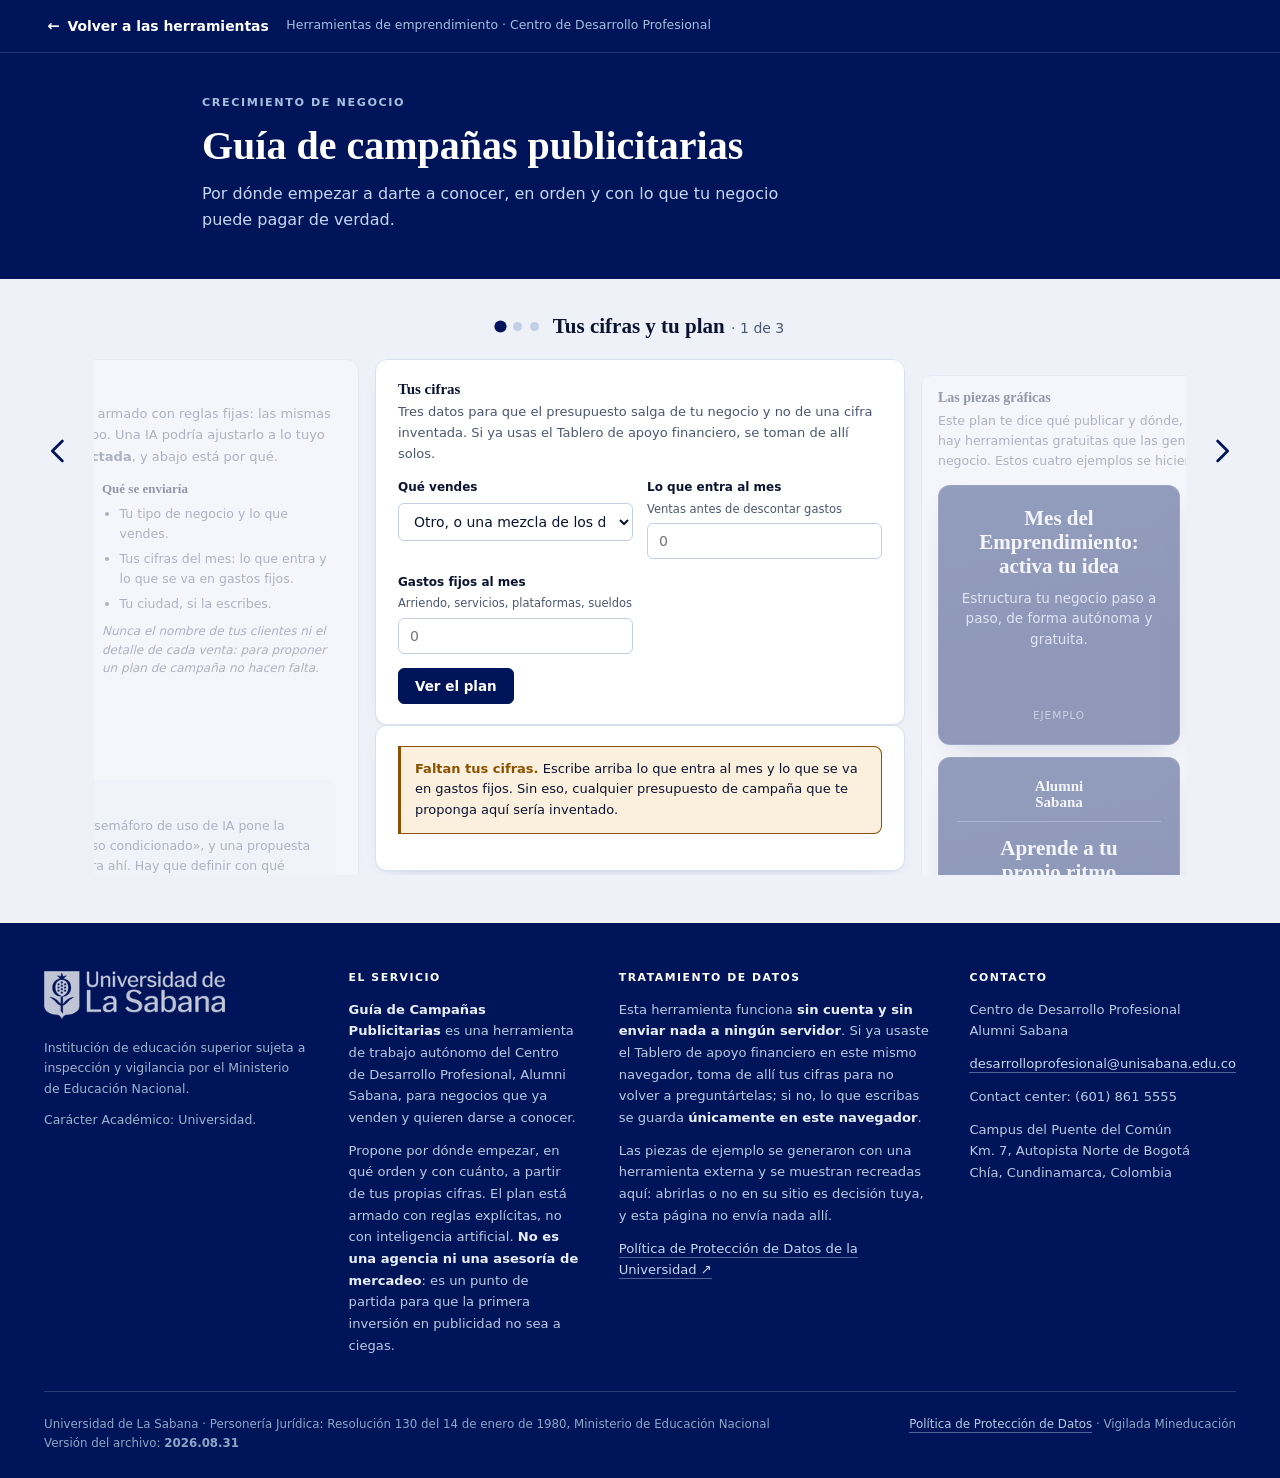
<file: guia-de-campanas.html>
<!DOCTYPE html>
<html lang="es">
<head>
<meta charset="UTF-8">
<meta name="viewport" content="width=device-width, initial-scale=1, viewport-fit=cover">
<meta name="color-scheme" content="light">
<meta name="theme-color" content="#001459">
<meta name="description" content="Guia de campanas publicitarias del Centro de Desarrollo Profesional de la Universidad de La Sabana: por donde empezar a darte a conocer, en orden y con el presupuesto que tu negocio puede pagar.">
<title>Guía de campañas publicitarias · Alumni Sabana</title>
<style>
:root {
  /* Superficies y texto: neutros con matiz azul */
  --paper: #EEF1F8;
  --surface: #FFFFFF;
  --surface-2: #F5F7FC;
  --ink: #0A1330;
  --ink-soft: #4B5670;
  --ink-faint: #8895A4;
  --rule: #D9E1EE;
  --rule-soft: #E9EEF7;

  /* Color institucional */
  --azul: #001459;
  --azul-700: #1E306E;
  --azul-500: #25409A;
  --azul-300: #7FA6D0;
  --azul-soft: #E3EAF7;

  /* Estados. El ámbar NO es el rojo de alerta: un dato pendiente
     no es un error, y pintarlo de rojo hace que quien lo lee
     cierre la herramienta en vez de completarlo. */
  --ok: #158A5E;
  --ok-soft: #E4F2EC;
  --ambar: #8A5200;
  --ambar-soft: #FBEFDD;
  --alerta: #A3252F;
  --alerta-soft: #FAE8E9;

  --on-azul: #FFFFFF;
  --shadow: 0 1px 2px rgba(0,20,89,.05), 0 8px 24px -16px rgba(0,20,89,.22);


  --paper-raised: #FFFFFF;
  --paper-sunken: #F5F7FC;
  --line: #D9E1EE;
  --line-strong: #C3CFE3;
  --accent: #001459;
  --accent-strong: #25409A;
  --accent-soft: #E3EAF7;
  --gold: #8A5200;
  --gold-soft: #FBEFDD;
  --warn-soft: #FBEFDD;
  --critical: #A3252F;
  --critical-soft: #FAE8E9;
  --font-display: "Iowan Old Style","Palatino Linotype",Palatino,"Book Antiqua",Georgia,serif;
  --font-body: "Segoe UI",system-ui,-apple-system,"Helvetica Neue",Arial,sans-serif;
  --font-sans: "Segoe UI",system-ui,-apple-system,"Helvetica Neue",Arial,sans-serif;
  --font-mono: ui-monospace,"Cascadia Mono",Consolas,"SF Mono",Menlo,monospace;
  --sans-pie: "Segoe UI",system-ui,-apple-system,"Helvetica Neue",Arial,sans-serif;
  color-scheme: light;
}

*{ box-sizing:border-box; margin:0; padding:0; }
html{ -webkit-text-size-adjust:100%; }
body{
  background:var(--paper); color:var(--ink);
  font-family:var(--font-body); font-size:14px; line-height:1.6;
  -webkit-font-smoothing:antialiased;
}
/* Los encabezados NO llevan «color». Lo heredan de body, que ya es
   var(--ink), y así cualquier bloque que declare el suyo se lo pasa
   a los suyos.

   Llevarlo aquí costó una regresión: «color:var(--ink)» en esta
   regla ganaba por especificidad al blanco que .pieza hereda a sus
   hijos, y los titulares de las piezas de ejemplo salían azul marino
   sobre azul marino. Se veía el texto de apoyo y el titular no.
   Dentro del tablero no pasaba porque allí ninguna regla de elemento
   pinta los encabezados. */
h1,h2,h3,h4,h5{ font-family:var(--font-display); font-weight:600; line-height:1.2; }
a{ color:var(--accent); }
ul,ol{ padding-left:1.15rem; }

.envoltura{ max-width:940px; margin:0 auto; padding:0 clamp(1.1rem,4vw,2rem); }

/* La barra de «Volver» es sticky: al bajar queda flotando encima del
   contenido. Sin esto, al pulsar «Ver el plan» la página salta a
   #guia y la barra corta por la mitad las tres tarjetas de cifras,
   que es justo lo que la persona acaba de pedir ver. Se les reserva
   su alto. Vale para cualquier salto a un ancla, no solo ese. */
#cifras, #guia, .card, .camp-cifras { scroll-margin-top: calc(var(--alto-volver) + 12px); }

/* ── La cabecera azul ──
   La misma franja que abre las otras herramientas del Centro:
   es lo que hace que se reconozcan como un mismo servicio. */
.cab{ background:var(--azul); color:#FFFFFF; padding:2.6rem 0 2.8rem; }
.cab .eyebrow{
  display:block; font-size:.7rem; letter-spacing:.14em; text-transform:uppercase;
  color:#A9BEDE; font-weight:600; margin-bottom:.6rem;
}
.cab h1{ color:#FFFFFF; font-size:clamp(1.75rem,4.2vw,2.5rem); margin-bottom:.7rem; }
.cab p{ color:#C7D6F0; font-size:1rem; line-height:1.65; max-width:60ch; }

main{ padding:2.2rem 0 3rem; }

/* ── Los campos, cuando hay que pedirlos ── */
.campos{ display:grid; grid-template-columns:repeat(auto-fit,minmax(220px,1fr)); gap:14px; }
.campo label{
  display:block; font-size:12px; font-weight:600; color:var(--ink);
  margin-bottom:5px;
}
.campo .pista{ display:block; font-size:11.5px; color:var(--ink-soft); font-weight:400; margin-top:2px; }
.campo input, .campo select{
  width:100%; font-family:inherit; font-size:14px; color:var(--ink);
  background:var(--paper-raised); border:1px solid var(--line-strong);
  border-radius:6px; padding:9px 11px;
}
.campo input{ font-variant-numeric:tabular-nums; letter-spacing:.01em; }
.campo input:focus, .campo select:focus{
  outline:2px solid var(--accent); outline-offset:1px; border-color:var(--accent);
}

/* ── De dónde salieron las cifras ──
   Quien ve un presupuesto tiene derecho a saber de dónde sale.
   Si vino del tablero se dice, y se ofrece cambiarlo. */
.origen{
  display:flex; align-items:baseline; gap:10px; flex-wrap:wrap;
  font-size:12.5px; color:var(--ink-soft); margin-top:12px;
}
.origen button{
  background:none; border:none; padding:0; font:inherit;
  color:var(--accent); font-weight:600; cursor:pointer;
  text-decoration:underline; text-underline-offset:2px;
}

.btn{
  display:inline-block; background:var(--accent); color:#FFFFFF;
  border:1px solid var(--accent); border-radius:6px;
  padding:9px 16px; font-size:13.5px; font-weight:600;
  font-family:var(--font-sans); cursor:pointer; text-decoration:none;
}
.btn:hover{ background:var(--accent-strong); border-color:var(--accent-strong); }
.btn.small{ padding:7px 13px; font-size:13px; }
.btn:focus-visible{ outline:2px solid var(--ink); outline-offset:2px; }

/* Las tarjetas y el encabezado de panel, copiados del tablero para
   que las dos herramientas se lean igual. */
.card{
  background:var(--paper-raised); border:1px solid var(--line);
  border-radius:12px; padding:20px 22px; box-shadow:var(--shadow);
}
.card + .card{ margin-top:16px; }
.card h3{ font-size:15px; margin-bottom:4px; }
.panel-head{ margin-bottom:20px; }
.panel-head h2{ font-size:24px; }
.panel-head p{ color:var(--ink-soft); font-size:13.5px; margin-top:6px; max-width:62ch; }

/* ═══════════════ LAS TRES SECCIONES, DE LADO ═══════════════
   La guía se recorre de izquierda a derecha, no bajando. Son tres
   momentos distintos —cuánto puedes poner, con qué piezas, y
   afinarlo— y encadenarlos en una sola columna larga hacía que la
   parte de Pomelli pareciera una nota al pie del presupuesto.

   La sección activa va centrada y las vecinas ASOMAN por los
   lados. Ese pedazo que se ve es lo que dice que hay más: con las
   otras dos escondidas del todo, nada en pantalla anunciaba que la
   página seguía hacia los lados, y las flechas parecían decorado.

   Las vecinas van atenuadas para que no compitan con la que se
   está leyendo, pero siguen siendo un objetivo pulsable: pulsar el
   trozo que asoma lleva a esa sección, que es lo que uno intenta
   hacer al verlo. */
/* El carrusel va más ancho que el resto de la página. Con el asomo
   a media tarjeta, las vecinas se comen la mitad del sitio: dentro
   de los 940 px de la envoltura la sección central se quedaba en
   340 px y sus propias columnas no cabían. La cabecera sigue
   estrecha, que es lo que se lee de corrido; esto es una galería. */
.envoltura-ancha{
  max-width:1280px; margin:0 auto;
  padding:0 clamp(1.1rem, 4vw, 2rem);
}

.carrusel{
  display:flex; align-items:flex-start; gap:10px;
}

/* Las flechas. Grandes y sin caja de color: lo que se pulsa es el
   área, no el dibujo, así que el objetivo es cómodo sin que el
   botón pese más que el contenido. */
.flecha-seccion{
  flex:none;
  /* Pegajosas. Centradas verticalmente quedaban a mitad de una
     sección que puede medir tres pantallas: al entrar no se veían,
     y había que bajar a buscar el control para avanzar. Así
     acompañan la lectura y siguen a mano en cualquier punto.
     El navegador las suelta solo al llegar al final del carrusel,
     que es justo donde ya no hacen falta. */
  position:sticky; top:45vh;
  width:52px; height:92px;
  display:flex; align-items:center; justify-content:center;
  background:transparent; border:1px solid transparent; border-radius:10px;
  color:var(--accent); cursor:pointer; padding:0;
  transition:background .15s, color .15s, border-color .15s, opacity .15s;
}
.flecha-seccion svg{ width:30px; height:30px; display:block; }
.flecha-seccion:hover:not([disabled]){ background:var(--accent-soft); border-color:var(--accent-strong); }
.flecha-seccion:active:not([disabled]){ background:var(--accent-strong); color:#FFFFFF; }
.flecha-seccion:focus-visible{ outline:2px solid var(--accent); outline-offset:2px; }
/* Aquí vivía el estilo de flecha apagada. Ya no hace falta: el
   carrusel da la vuelta, así que en ningún punto hay una flecha que
   no lleve a ninguna parte. */

.marco{
  position:relative;          /* dentro se colocan las secciones */
  flex:1 1 auto; min-width:0;
  overflow:hidden;
  padding:4px 0;              /* deja respirar la sombra de las tarjetas */
  /* La altura la fija el JS con la de la sección que se está
     viendo, y se anima al cambiar. Sin eso, las tres miden lo que
     la más alta y una sección corta arrastra media pantalla de
     vacío debajo. */
  transition:height .45s cubic-bezier(.3,.8,.35,1);
}

/* Cada sección se coloca por su cuenta; no hay una tira que se
   desplace entera.

   La tira servía mientras el recorrido era de ida y vuelta: las
   tres iban en fila y bastaba moverla. Pero en un anillo la última
   tiene que asomar antes de la primera, y en una fila eso no
   existe: a la derecha de la tercera no hay nada.

   Colocándolas una a una, cada sección calcula en círculo si le
   toca el centro, la izquierda o la derecha. Con tres el anillo
   siempre está completo: nunca queda un lado vacío. */
.diapo{
  position:absolute; top:4px; left:0;
  width:calc(50% - 16px);
  opacity:.4;
  transition:transform .45s cubic-bezier(.3,.8,.35,1), opacity .35s;
  will-change:transform;
}
.diapo[aria-hidden="false"]{ opacity:1; }
/* La vecina que asoma se puede pulsar; la activa no, o cada clic
   dentro del contenido contaría como «ir a esta sección». */
.diapo[aria-hidden="true"]{ cursor:pointer; }

@media (prefers-reduced-motion: reduce){
  .diapo{ transition:none; }
  .marco{ transition:none; }
}

/* ── Dónde estoy y cuántas van ──
   Va ENCIMA del carrusel. Debajo quedaba fuera de la pantalla en
   las secciones largas: había que bajar hasta el final para saber
   en cuál se estaba, que es justo cuando ya no importa. */
.pasos-pie{
  display:flex; align-items:center; justify-content:center;
  gap:14px; flex-wrap:wrap; margin:0 0 16px;
}
.pasos-puntos{ display:flex; gap:8px; list-style:none; margin:0; padding:0; }
.pasos-puntos button{
  width:9px; height:9px; padding:0; border-radius:50%;
  background:var(--line-strong); border:0; cursor:pointer;
  transition:background .2s, transform .2s;
}
.pasos-puntos button:hover{ background:var(--accent-strong); }
.pasos-puntos button:focus-visible{ outline:2px solid var(--accent); outline-offset:3px; }
.pasos-puntos [aria-current="step"]{ background:var(--accent); transform:scale(1.35); }
/* El nombre de la sección es ahora el título de lo que se está
   viendo, no una nota al pie, así que se lee como tal. */
.pasos-pie .rotulo{
  font-size:14px; color:var(--ink-soft);
  font-variant-numeric:tabular-nums;
}
.pasos-pie .rotulo b{
  color:var(--ink); font-weight:600;
  font-family:var(--font-display);
  font-size:21px; line-height:1.2;
  margin-right:2px;
}
@media (max-width:640px){
  .pasos-pie .rotulo b{ font-size:18px; }
}

/* El asomo de media tarjeta solo cabe si hay ancho de sobra. Según
   se estrecha la ventana se va recortando, hasta quedar en un borde
   en el móvil: ahí lo que importa es que la sección que se lee tenga
   sitio, no que se adivine la siguiente. */
@media (max-width:1100px){
  .diapo{ width:calc(68% - 16px); }
}
@media (max-width:860px){
  .diapo{ width:calc(86% - 16px); }
}
@media (max-width:720px){
  /* Con el hueco de 10 px de aquí, este ancho deja un borde de unos
     20 px asomando. Estaba en 94% y el asomo se quedaba en 7 px:
     tan poco que parecía un error de alineación y no otra tarjeta. */
  .diapo{ width:calc(90% - 10px); }
  .flecha-seccion{ width:34px; height:72px; }
  .flecha-seccion svg{ width:22px; height:22px; }
  .carrusel{ gap:4px; }
}

@media print{
  .cab{ background:none; color:#000; padding:1rem 0; }
  .cab h1, .cab p, .cab .eyebrow{ color:#000; }
  .origen button{ display:none; }
  /* En papel no hay «siguiente»: se imprimen las tres secciones
     seguidas, que es lo que alguien espera de un PDF. Y las tres a
     plena tinta, no atenuadas. */
  .flecha-seccion, .pasos-pie{ display:none !important; }
  .carrusel{ display:block; }
  .flecha-seccion{ position:static; }
  .marco{ overflow:visible; padding:0; }
  .pista{ display:block; width:auto; }
  .diapo{
    position:static; width:auto; opacity:1 !important; cursor:auto;
    transform:none !important;
    page-break-inside:avoid; margin-bottom:18px;
  }
}

/* ═══════════════ GUÍA DE CAMPAÑAS ═══════════════ */
.camp-aviso {
  background: var(--warn-soft); border: 1px solid var(--gold);
  border-left: 3px solid var(--gold);
  border-radius: 0 8px 8px 0; padding: 12px 14px; margin-bottom: 16px;
  font-size: 13px; line-height: 1.6; color: var(--ink);
}
.camp-aviso b { color: var(--gold); }

.camp-cifras {
  display: grid; grid-template-columns: repeat(auto-fit, minmax(150px, 1fr));
  gap: 12px; margin-bottom: 18px;
}
.camp-cifra {
  background: var(--paper-sunken); border: 1px solid var(--line);
  border-radius: 9px; padding: 12px 14px;
}
.camp-cifra .k {
  display: block; font-size: 10.5px; letter-spacing: .1em;
  text-transform: uppercase; color: var(--ink-soft); margin-bottom: 4px;
}
.camp-cifra .v {
  display: block; font-family: var(--font-mono); font-size: 19px;
  font-weight: 600; color: var(--ink); font-variant-numeric: tabular-nums;
}
.camp-cifra .n { display: block; font-size: 11.5px; color: var(--ink-soft); margin-top: 3px; }
.camp-cifra.alerta { border-color: var(--critical); background: var(--critical-soft); }
.camp-cifra.alerta .v { color: var(--critical); }

/* Cada canal es una ficha con su porqué, no una lista de nombres. */
.camp-canal {
  border: 1px solid var(--line); border-radius: 10px;
  padding: 14px 16px; margin-bottom: 12px; background: var(--paper-raised);
}
.camp-canal-cab {
  display: flex; align-items: baseline; gap: 10px;
  flex-wrap: wrap; margin-bottom: 6px;
}
.camp-canal h4 { margin: 0; font-size: 15px; }
.camp-canal .orden {
  font-family: var(--font-mono); font-size: 10.5px; font-weight: 700;
  letter-spacing: .1em; color: var(--gold);
}
.camp-canal .plata {
  margin-left: auto; font-family: var(--font-mono); font-size: 13px;
  font-weight: 600; color: var(--accent); font-variant-numeric: tabular-nums;
}
.camp-canal p { margin: 0 0 8px; font-size: 13px; line-height: 1.6; color: var(--ink-soft); }
.camp-canal .porque {
  font-size: 12.5px; color: var(--ink); background: var(--accent-soft);
  border-radius: 6px; padding: 8px 10px; line-height: 1.55;
}
.camp-canal .porque b { color: var(--accent); }

.camp-medir { margin-top: 6px; }
.camp-medir li { font-size: 13px; line-height: 1.65; color: var(--ink-soft); }

/* ── Las piezas de ejemplo ──
   Recreadas en CSS y no incrustadas como imagen: pesan casi nada,
   se ven nítidas en cualquier pantalla, y si el Centro cambia un
   mensaje se edita el texto sin volver a generar la pieza. Además
   así llevan el azul institucional exacto, no el que aproximó la
   herramienta que las generó. */
/* Dos y dos, siempre. Eran «auto-fit» con mínimo de 190 px, que
   con la guía a todo lo ancho daba cuatro en fila; al meterla en el
   carrusel la tarjeta se estrechó y salían tres arriba y una sola
   abajo. Como son cuatro piezas fijas, dos columnas reparten sin
   sobrantes y además dejan cada pieza más grande, que para algo son
   ejemplos de diseño y hay que poder verlos. */
.camp-piezas {
  display: grid; grid-template-columns: repeat(2, 1fr);
  gap: 12px; margin: 14px 0 16px;
}
@media (max-width: 520px) {
  .camp-piezas { grid-template-columns: 1fr; }
}
.pieza {
  /* «min-height» y no «aspect-ratio».
     Con la proporción fija, la caja no puede crecer: en una columna
     estrecha el texto más largo desbordaba y la palabra «EJEMPLO» se
     cortaba contra el borde de abajo. Una pieza de redes sí tiene
     proporción fija, pero esto no es la pieza: es su vista previa, y
     vale más que se lea entera a que conserve el 4:5 exacto.
     El mínimo mantiene el aire de cartel cuando el texto es corto. */
  min-height: 260px;
  border-radius: 12px; overflow: hidden;
  background: linear-gradient(168deg, #0A2166 0%, var(--accent) 62%);
  color: #FFFFFF;
  padding: 20px 18px;
  display: flex; flex-direction: column;
  border: 1px solid rgba(255,255,255,.12);
  box-shadow: 0 12px 28px -14px rgba(0,20,89,.5);
}
.pieza .marca {
  font-family: var(--font-display);
  font-size: 15px; line-height: 1.1; font-weight: 600;
  text-align: center; color: #FFFFFF;
  padding-bottom: 10px; margin-bottom: 14px;
  border-bottom: 1px solid rgba(255,255,255,.28);
}
.pieza .marca span { display: block; }
.pieza h5 {
  font-family: var(--font-display);
  font-size: clamp(17px, 2.4vw, 21px); line-height: 1.15;
  margin: 0 0 10px; text-align: center; font-weight: 600;
  text-wrap: balance;
}
.pieza p {
  /* 13.5 y no 12.5: el contraste ya era correcto (9:1), lo que se
     veía apagado era la escala junto a un titular de 21 px. */
  font-size: 13.5px; line-height: 1.5; text-align: center;
  color: #C8D6EC; margin: 0 0 auto;
}
.pieza .pie-pieza {
  font-size: 10.5px; letter-spacing: .09em; text-transform: uppercase;
  text-align: center; color: #8FA5C6; margin-top: 14px;
}
.camp-fuente {
  border: 1px solid var(--line); border-radius: 10px;
  padding: 14px 16px; margin-top: 16px; background: var(--paper-raised);
}
.camp-fuente h4 { margin: 0 0 4px; font-size: 14px; }
/* «> p» y no «p» a secas. Las piezas viven DENTRO de este bloque, y
   con el selector suelto esta regla —que va después y tiene la misma
   especificidad— le ganaba a «.pieza p» y pintaba de gris pizarra el
   texto de las piezas, sobre su fondo azul oscuro: 2:1 de contraste,
   ilegible. Se veía apagado y se atribuyó al tamaño de letra; era
   esto. El hijo directo deja fuera lo que está dentro de las piezas. */
.camp-fuente > p { margin: 0 0 10px; font-size: 12.5px; color: var(--ink-soft); line-height: 1.6; }
.camp-fuente a.btn { text-decoration: none; display: inline-flex; align-items: center; gap: 6px; }

/* ── El bloque de Pomelli ──
   Separado del texto de las piezas por una línea: es una
   herramienta de terceros, no una parte más de la guía, y
   conviene que se lea como tal antes de pulsar el botón. */
.camp-pomelli { border-top: 1px solid var(--line); margin-top: 14px; padding-top: 14px; }
.camp-pomelli h4 {
  margin: 0 0 8px; font-size: 14px;
  display: flex; align-items: center; gap: 8px; flex-wrap: wrap;
}
.camp-pomelli p { margin: 0 0 9px; font-size: 12.5px; color: var(--ink-soft); line-height: 1.65; }
.camp-pomelli p b { color: var(--ink); }
/* El idioma, junto al nombre y no enterrado en el párrafo: es lo
   primero que alguien necesita saber antes de decidir si entra. */
.camp-idioma {
  font-family: var(--font-sans); font-size: 10px; font-weight: 700;
  letter-spacing: .08em; text-transform: uppercase;
  color: var(--gold); background: var(--gold-soft);
  border-radius: 999px; padding: 3px 9px; white-space: nowrap;
}
.camp-pomelli .camp-nota {
  background: var(--paper-sunken); border-radius: 7px;
  padding: 9px 11px; font-size: 12px; margin-bottom: 11px;
}

/* El botón de IA, desactivado hasta que el Centro autorice. */
.camp-ia {
  border: 1px dashed var(--line-strong); border-radius: 10px;
  padding: 14px 16px; margin-top: 18px; background: var(--paper-sunken);
}
.camp-ia h4 { margin: 0 0 4px; font-size: 14px; }
.camp-ia p { margin: 0 0 10px; font-size: 12.5px; color: var(--ink-soft); line-height: 1.6; }
/* ── El paso 3, cuando la guía va suelta ── */
.camp-ia-rejilla {
  display: grid; grid-template-columns: repeat(auto-fit, minmax(230px, 1fr));
  gap: 16px; margin-bottom: 16px;
}
.camp-ia-col h4, .camp-ia-falta h4 { margin: 0 0 7px; font-size: 13px; }
.camp-ia-col ul, .camp-ia-falta ol {
  margin: 0; padding-left: 1.1rem;
  font-size: 12.5px; line-height: 1.6; color: var(--ink-soft);
}
.camp-ia-col li, .camp-ia-falta li { margin-bottom: 5px; }
.camp-ia-falta li b { color: var(--ink); }
.camp-ia-falta {
  background: var(--paper-sunken); border-radius: 9px;
  padding: 13px 15px; margin-bottom: 16px;
}
.camp-ia-nota {
  margin: 8px 0 0; font-size: 12px; line-height: 1.55;
  color: var(--ink-soft); font-style: italic;
}

.camp-ia button[disabled] {
  background: transparent; color: var(--ink-soft);
  border: 1px solid var(--line-strong); border-radius: 6px;
  padding: 8px 14px; font-size: 13px; font-weight: 600;
  cursor: not-allowed; font-family: var(--font-sans);
}
@media print { .camp-ia { display: none !important; } }

/* ═══════════════ PIE INSTITUCIONAL ═══════════════
   Idéntico al de «Estudio de Pitch» y «Construye tu portafolio»,
   para que las herramientas del Centro se lean como un solo
   servicio y no como cinco páginas sueltas. */
/* Sin «margin-top». Lo llevaba, y en el tablero dejaba una franja
   de papel de 48 px entre el final del índice lateral azul y el
   pie azul: dos bloques del mismo color separados por una línea
   clara que parecía un error de montaje. El aire que necesita el
   pie ya lo pone su propio «padding» de arriba. */
footer.pie { background: var(--azul); color: #B9C9E2; padding: 3rem 0 1.6rem; }

/* ═══════════════ VOLVER A LA PORTADA ═══════════════
   Arriba, antes de nada. Estuvo en el pie y era un error: para
   salir de una herramienta había que recorrerla entera hasta el
   final. La salida se busca donde se entró, no al fondo.

   No es fijo ni flotante: en el tablero cualquier elemento fijo
   tapa una columna de cifras, y en la ficha se comería el paso
   del asistente. Va en el flujo, lo primero del documento. */
/* La altura de la barra vive en una variable porque el índice
   lateral del tablero la necesita para calcular la suya. Si aquí
   cambia el «padding», allí se ajusta solo. */
:root { --alto-volver: 51px; }
.volver-barra {
  background: var(--azul);
  border-bottom: 1px solid rgba(255,255,255,.14);
  position: sticky; top: 0; z-index: 50;
}
.volver-barra .env {
  max-width: 1440px; margin: 0 auto;
  padding: .62rem clamp(1.1rem, 4vw, 2.75rem);
  display: flex; align-items: center; gap: .9rem; flex-wrap: wrap;
}
.volver-barra a {
  display: inline-flex; align-items: center; gap: .5rem;
  color: #FFFFFF; text-decoration: none;
  font-family: var(--sans-pie); font-size: .87rem; font-weight: 600;
  padding: .3rem .2rem; border-radius: 4px;
  transition: color .15s;
}
.volver-barra a:hover { color: #C7D6F0; }
.volver-barra a:hover .flecha { transform: translateX(-3px); }
.volver-barra .flecha {
  font-size: 1.05em; line-height: 1;
  transition: transform .15s;
}
.volver-barra small { color: #A9BEDE; font-size: .78rem; line-height: 1.5; }
.volver-barra a:focus-visible { outline: 2px solid #FFFFFF; outline-offset: 2px; }
@media (max-width: 560px) { .volver-barra small { display: none; } }
@media print { .volver-barra { display: none !important; } }
.pie-envoltura { max-width: 1440px; margin: 0 auto; padding: 0 clamp(1.1rem, 4vw, 2.75rem); }
.pie-rejilla {
  display: grid; grid-template-columns: 1.15fr 1fr 1.35fr 1fr;
  gap: 2.5rem; padding-bottom: 2.2rem; border-bottom: 1px solid rgba(255,255,255,.17);
}
.pie-logo { height: 48px; width: auto; display: block; margin-bottom: 1.15rem; }
.pie-col h4 {
  font-family: var(--sans-pie); font-size: .68rem; letter-spacing: .14em;
  text-transform: uppercase; color: #FFFFFF; font-weight: 700; margin: 0 0 .9rem;
}
.pie-col p { font-size: .82rem; line-height: 1.65; color: #B9C9E2; margin: 0 0 .7rem; }
.pie-col p:last-child { margin-bottom: 0; }
.pie-col strong { color: #E7EEF9; font-weight: 600; }
.pie-marca p { font-size: .78rem; color: #9FB2CE; }
.pie-enlace {
  color: #C7D6F0; text-decoration: none; border-bottom: 1px solid rgba(199,214,240,.4);
  padding-bottom: 1px; transition: color .15s, border-color .15s;
}
.pie-enlace:hover { color: #FFFFFF; border-bottom-color: #FFFFFF; }
.pie-legal {
  display: flex; justify-content: space-between; gap: 1.25rem; flex-wrap: wrap;
  padding-top: 1.4rem; font-size: .74rem; color: #8FA5C6; line-height: 1.6;
}
.pie-legal .pie-enlace { font-weight: 500; color: #B9C9E2; }
@media (max-width: 1000px) { .pie-rejilla { grid-template-columns: 1fr 1fr; gap: 2rem; } }
@media (max-width: 640px)  { .pie-rejilla { grid-template-columns: 1fr; } }
@media print { footer.pie { display: none !important; } }

</style>
</head>
<body>
<div class="volver-barra">
  <div class="env">
    <a href="./"><span class="flecha" aria-hidden="true">&larr;</span> Volver a las herramientas</a>
    <small>Herramientas de emprendimiento &middot; Centro de Desarrollo Profesional</small>
  </div>
</div>

<header class="cab">
  <div class="envoltura">
    <span class="eyebrow">Crecimiento de negocio</span>
    <h1>Guía de campañas publicitarias</h1>
    <p>Por dónde empezar a darte a conocer, en orden y con lo que tu negocio puede pagar de verdad.</p>
  </div>
</header>

<main>
  <div class="envoltura-ancha">
    <div class="pasos-pie">
      <ul class="pasos-puntos" id="pasosPuntos"></ul>
      <span class="rotulo" id="pasoCuenta"></span>
    </div>

    <div class="carrusel">
      <button class="flecha-seccion" type="button" id="pasoAtras" aria-label="Sección anterior">
        <svg viewBox="0 0 24 24" fill="none" aria-hidden="true">
          <path d="M15.5 4 L7.5 12 L15.5 20" stroke="currentColor" stroke-width="2.2"
                stroke-linecap="round" stroke-linejoin="round"/>
        </svg>
      </button>

      <div class="marco" id="marco">
      <div class="pista" id="pista">
        <section class="diapo" id="paso-1" aria-label="Sección 1: tus cifras y tu plan">
          <div id="cifras"></div>
          <div id="guia"></div>
        </section>
        <section class="diapo" id="paso-2" aria-label="Sección 2: las piezas gráficas">
          <div id="piezas"></div>
        </section>
        <section class="diapo" id="paso-3" aria-label="Sección 3: afinar con inteligencia artificial">
          <div id="ia"></div>
        </section>
      </div>
      </div>

      <button class="flecha-seccion" type="button" id="pasoSig" aria-label="Sección siguiente">
        <svg viewBox="0 0 24 24" fill="none" aria-hidden="true">
          <path d="M8.5 4 L16.5 12 L8.5 20" stroke="currentColor" stroke-width="2.2"
                stroke-linecap="round" stroke-linejoin="round"/>
        </svg>
      </button>
    </div>

  </div>
</main>

<footer class="pie">
  <div class="pie-envoltura">
    <div class="pie-rejilla">

      <div class="pie-col pie-marca">
        <img class="pie-logo" src="[data-uri]" alt="Universidad de La Sabana" width="241" height="64">
        <p>Institución de educación superior sujeta a inspección y vigilancia por el Ministerio de Educación Nacional.</p>
        <p>Carácter Académico: Universidad.</p>
      </div>

      <div class="pie-col">
        <h4>El servicio</h4>
        <p><strong>Guía de Campañas Publicitarias</strong> es una herramienta de trabajo autónomo del Centro de Desarrollo Profesional, Alumni Sabana, para negocios que ya venden y quieren darse a conocer.</p><p>Propone por dónde empezar, en qué orden y con cuánto, a partir de tus propias cifras. El plan está armado con reglas explícitas, no con inteligencia artificial. <strong>No es una agencia ni una asesoría de mercadeo</strong>: es un punto de partida para que la primera inversión en publicidad no sea a ciegas.</p>
      </div>

      <!-- TRATAMIENTO DE DATOS · el bloque que hay que cambiar el día
           que estas herramientas guarden en la cuenta Alumni Sabana.
           Hoy dicen lo que de verdad hacen. Cuando se conecte
           Supabase, la frase de «por ahora» se sustituye por la del
           portafolio: «se guarda en tu cuenta de la Universidad, por
           eso lo recuperas desde cualquier computador». -->
      <div class="pie-col">
        <h4>Tratamiento de datos</h4>
        <p>Esta herramienta funciona <strong>sin cuenta y sin enviar nada a ningún servidor</strong>. Si ya usaste el Tablero de apoyo financiero en este mismo navegador, toma de allí tus cifras para no volver a preguntártelas; si no, lo que escribas se guarda <strong>únicamente en este navegador</strong>.</p><p>Las piezas de ejemplo se generaron con una herramienta externa y se muestran recreadas aquí: abrirlas o no en su sitio es decisión tuya, y esta página no envía nada allí.</p>
        <p><a class="pie-enlace" href="https://www.unisabana.edu.co/politica-de-proteccion-de-datos" target="_blank" rel="noopener">Política de Protección de Datos de la Universidad ↗</a></p>
      </div>

      <div class="pie-col">
        <h4>Contacto</h4>
        <p>Centro de Desarrollo Profesional<br>Alumni Sabana</p>
        <p><a class="pie-enlace" href="mailto:desarrolloprofesional@unisabana.edu.co">desarrolloprofesional@unisabana.edu.co</a></p>
        <p>Contact center: (601) 861 5555</p>
        <p>Campus del Puente del Común<br>Km. 7, Autopista Norte de Bogotá<br>Chía, Cundinamarca, Colombia</p>
      </div>

    </div>

    <div class="pie-legal">
      <span>Universidad de La Sabana &middot; Personería Jurídica: Resolución 130 del 14 de enero de 1980, Ministerio de Educación Nacional<br>Versión del archivo: <b>2026.08.31</b></span>
      <span><a class="pie-enlace" href="https://www.unisabana.edu.co/politica-de-proteccion-de-datos" target="_blank" rel="noopener">Política de Protección de Datos</a> &middot; Vigilada Mineducación</span>
    </div>
  </div>
</footer>

<script>
window.CAMPANAS_SUELTA = true;

(function(){
"use strict";

/* ══════════════════════════════════════════════════════════
   LO QUE LA GUÍA ESPERABA DEL TABLERO
   Cuatro funciones y un objeto «state». Se recrean aquí con lo
   justo: la guía se copia sin tocar desde _tablero_campanas.py,
   así que tiene que encontrar lo mismo que encontraba allí.
   ══════════════════════════════════════════════════════════ */

var CLAVE_TABLERO = "tf_dashboard_v1";
var CLAVE_PROPIA  = "guia_campanas_v1";

var fmtCOP = new Intl.NumberFormat("es-CO", {
  style:"currency", currency:"COP", maximumFractionDigits:0
});
function money(n){ if(!isFinite(n)) return "—"; return fmtCOP.format(Math.round(n)); }
function esc(s){
  return (s==null?"":String(s)).replace(/[&<>"']/g, function(c){
    return {"&":"&amp;","<":"&lt;",">":"&gt;",'"':"&quot;","'":"&#39;"}[c];
  });
}
function currentMonthStr(){
  var d = new Date();
  return d.getFullYear() + "-" + String(d.getMonth()+1).padStart(2,"0");
}
function bizLabels(){
  var t = state.bizType;
  if(t==="freelancer") return {unit:"cliente", unitPlural:"clientes", item:"proyecto", itemPlural:"proyectos"};
  if(t==="productos")  return {unit:"cliente", unitPlural:"clientes", item:"producto/pedido", itemPlural:"pedidos"};
  return {unit:"cliente", unitPlural:"clientes", item:"proyecto o pedido", itemPlural:"proyectos o pedidos"};
}

/* El estado de ESTA página. «origen» dice de dónde salieron las
   cifras, que es lo que decide qué nota se muestra debajo. */
var state = {
  bizType: "otro",
  ingresos: 0,
  fijos: 0,
  equilibrio: null,   /* solo si vino del tablero: necesita historial */
  origen: "vacio"     /* vacio | tablero | manual */
};

/* Las tres funciones que la guía llama por su nombre del tablero.
   Aquí devuelven lo que tenga «state», venga de donde venga. */
function incomeForMonth(){ return state.ingresos; }
function totalFixed(){ return state.fijos; }
function breakevenUnits(){ return state.equilibrio; }

/* ══════════════════════════════════════════════════════════
   LEER EL TABLERO
   Mismo origen, misma clave. Se lee y NUNCA se escribe: si esta
   página guardara ahí, una cifra tecleada de memoria pisaría el
   registro detallado del tablero sin que nadie se entere.
   ══════════════════════════════════════════════════════════ */
function leerTablero(){
  var crudo;
  try{ crudo = localStorage.getItem(CLAVE_TABLERO); }catch(e){ return null; }
  if(!crudo) return null;

  var d;
  try{ d = JSON.parse(crudo); }catch(e){ return null; }
  if(!d || typeof d !== "object") return null;

  var mes = currentMonthStr();
  var ingresos = (d.income || []).reduce(function(s,e){
    return s + (e && e.month === mes ? (Number(e.amount)||0) : 0);
  }, 0);
  var fijos = (d.fixedExpenses || []).reduce(function(s,e){
    return s + (Number(e && e.amount)||0);
  }, 0);

  /* Un tablero abierto y nunca llenado no cuenta como cifras: sin
     ingresos del mes no hay presupuesto que calcular, y decir que
     «vienen del tablero» sería señalar a un sitio vacío. */
  if(ingresos <= 0) return null;

  return {
    bizType: d.bizType || "otro",
    ingresos: ingresos,
    fijos: fijos,
    equilibrio: equilibrioDe(d)
  };
}

/* El punto de equilibrio necesita el ticket promedio, que sale del
   historial de ingresos. Por eso solo existe cuando las cifras
   vienen del tablero: tecleando tres números no hay historial.
   Se replica el cálculo del tablero, no se inventa otro. */
function equilibrioDe(d){
  var ingresos = d.income || [];
  if(!ingresos.length) return null;

  /* Ticket promedio: lo que entra dividido entre las entradas. */
  var suma = 0, cuenta = 0;
  ingresos.forEach(function(e){
    var v = Number(e && e.amount)||0;
    if(v > 0){ suma += v; cuenta++; }
  });
  if(!cuenta) return null;
  var ticket = suma / cuenta;
  if(ticket <= 0) return null;

  /* Gastos fijos más el promedio de variables por mes. */
  var fijos = (d.fixedExpenses || []).reduce(function(s,e){
    return s + (Number(e && e.amount)||0);
  }, 0);
  var meses = {};
  (d.variableExpenses || []).forEach(function(e){
    if(!e || !e.month) return;
    meses[e.month] = (meses[e.month]||0) + (Number(e.amount)||0);
  });
  var claves = Object.keys(meses);
  var variables = claves.length
    ? claves.reduce(function(s,k){ return s + meses[k]; }, 0) / claves.length
    : 0;

  return Math.ceil((fijos + variables) / ticket);
}

/* Lo que se teclee aquí vive en su propia clave, nunca en la del
   tablero. Así las dos herramientas pueden convivir sin pisarse. */
function leerPropio(){
  try{
    var d = JSON.parse(localStorage.getItem(CLAVE_PROPIA) || "null");
    if(d && typeof d === "object" && (Number(d.ingresos)||0) > 0) return d;
  }catch(e){}
  return null;
}
function guardarPropio(){
  try{
    /* Se fusiona con lo que ya hubiera en vez de reemplazarlo: en
       esta misma clave vive también en qué paso se quedó la
       persona, y escribir el objeto entero lo borraba. Se veía como
       que la guía «se reiniciaba» al tocar una cifra. */
    var d = {};
    try{ d = JSON.parse(localStorage.getItem(CLAVE_PROPIA) || "{}") || {}; }catch(e){}
    d.bizType  = state.bizType;
    d.ingresos = state.ingresos;
    d.fijos    = state.fijos;
    localStorage.setItem(CLAVE_PROPIA, JSON.stringify(d));
  }catch(e){}
}

/* ══════════════════════════════════════════════════════════
   LOS CAMPOS
   Tres preguntas, no un tablero. Si el tablero ya las respondió,
   ni siquiera se muestran: se muestra de dónde salieron.
   ══════════════════════════════════════════════════════════ */

var TIPOS = [
  {v:"freelancer", n:"Servicios por horas o por proyecto"},
  {v:"productos",  n:"Productos físicos o pedidos"},
  {v:"otro",       n:"Otro, o una mezcla de los dos"}
];

var pidiendo = false;   /* true cuando los campos están a la vista */

function conPuntos(digitos){
  if(!digitos) return "";
  return String(digitos).replace(/\B(?=(\d{3})+(?!\d))/g, ".");
}
function soloDigitos(txt){ return String(txt==null?"":txt).replace(/\D+/g, ""); }

function pintarCifras(){
  var caja = document.getElementById("cifras");

  /* Cifras del tablero, y nadie ha pedido cambiarlas. */
  if(state.origen === "tablero" && !pidiendo){
    caja.innerHTML =
      '<div class="card"><div class="origen">' +
      '<span>Estas cifras vienen del Tablero de apoyo financiero: ' +
      money(state.ingresos) + ' de ingresos este mes y ' + money(state.fijos) +
      ' de gastos fijos.</span>' +
      '<button type="button" id="cambiar">Usar otras cifras</button>' +
      '</div></div>';
    document.getElementById("cambiar").addEventListener("click", function(){
      pidiendo = true; pintarCifras();
    });
    return;
  }

  /* Cifras tecleadas aquí y ya guardadas: la misma nota, con la
     opción de corregirlas. */
  if(state.origen === "manual" && !pidiendo){
    caja.innerHTML =
      '<div class="card"><div class="origen">' +
      '<span>Con ' + money(state.ingresos) + ' de ingresos al mes y ' +
      money(state.fijos) + ' de gastos fijos.</span>' +
      '<button type="button" id="cambiar">Cambiar las cifras</button>' +
      '</div></div>';
    document.getElementById("cambiar").addEventListener("click", function(){
      pidiendo = true; pintarCifras();
    });
    return;
  }

  /* Los campos. */
  var opciones = TIPOS.map(function(t){
    return '<option value="' + t.v + '"' +
      (state.bizType === t.v ? ' selected' : '') + '>' + esc(t.n) + '</option>';
  }).join("");

  caja.innerHTML =
    '<div class="card">' +
      '<h3>Tus cifras</h3>' +
      '<p style="font-size:13px;color:var(--ink-soft);margin:4px 0 14px;line-height:1.6">' +
        'Tres datos para que el presupuesto salga de tu negocio y no de una cifra inventada. ' +
        'Si ya usas el Tablero de apoyo financiero, se toman de allí solos.</p>' +
      '<div class="campos">' +
        '<div class="campo"><label for="cType">Qué vendes</label>' +
          '<select id="cType">' + opciones + '</select></div>' +
        '<div class="campo"><label for="cIng">Lo que entra al mes' +
          '<span class="pista">Ventas antes de descontar gastos</span></label>' +
          '<input id="cIng" type="text" inputmode="numeric" autocomplete="off" ' +
            'value="' + conPuntos(state.ingresos || "") + '" placeholder="0"></div>' +
        '<div class="campo"><label for="cFij">Gastos fijos al mes' +
          '<span class="pista">Arriendo, servicios, plataformas, sueldos</span></label>' +
          '<input id="cFij" type="text" inputmode="numeric" autocomplete="off" ' +
            'value="' + conPuntos(state.fijos || "") + '" placeholder="0"></div>' +
      '</div>' +
      '<div style="margin-top:14px"><button class="btn" type="button" id="verPlan">Ver el plan</button></div>' +
    '</div>';

  /* Solo dígitos, con puntos de miles. Mismo comportamiento que en
     la ficha: un número de siete cifras sin separar es donde
     alguien se equivoca de un cero en su propio negocio. */
  ["cIng","cFij"].forEach(function(id){
    var inp = document.getElementById(id);
    inp.addEventListener("input", function(){
      var izquierda = soloDigitos(inp.value.slice(0, inp.selectionStart)).length;
      var nuevo = conPuntos(soloDigitos(inp.value));
      if(nuevo === inp.value) return;
      inp.value = nuevo;
      var pos = 0, vistos = 0;
      while(pos < nuevo.length && vistos < izquierda){
        if(/\d/.test(nuevo[pos])) vistos++;
        pos++;
      }
      try{ inp.setSelectionRange(pos, pos); }catch(e){}
    });
    inp.addEventListener("keydown", function(e){
      if(e.ctrlKey || e.metaKey || e.altKey) return;
      if(e.key && e.key.length === 1 && !/\d/.test(e.key)) e.preventDefault();
    });
  });

  document.getElementById("cType").addEventListener("change", function(e){
    state.bizType = e.target.value;
  });

  document.getElementById("verPlan").addEventListener("click", function(){
    state.ingresos = Number(soloDigitos(document.getElementById("cIng").value)) || 0;
    state.fijos    = Number(soloDigitos(document.getElementById("cFij").value)) || 0;
    state.bizType  = document.getElementById("cType").value;
    /* Tecleadas a mano no hay historial, así que no hay punto de
       equilibrio que comprobar. Se dice callando: no se muestra. */
    state.equilibrio = null;
    state.origen = state.ingresos > 0 ? "manual" : "vacio";
    pidiendo = false;
    guardarPropio();
    pintar();
    document.getElementById("guia").scrollIntoView({behavior:"smooth", block:"start"});
  });
}

/* ══════════════════════════════════════════════════════════
   LOS TRES PASOS, DE IZQUIERDA A DERECHA
   ----------------------------------------------------------
   Tres momentos distintos: cuánto puedes poner y dónde, con qué
   piezas, y cómo afinarlo. Puestos uno debajo de otro, el de
   Pomelli parecía una nota al pie del presupuesto.

   La pista mide 300% y se mueve con «transform»: se desplaza el
   navegador con la tarjeta gráfica, sin volver a maquetar la
   página. Cambiar «margin-left» haría lo mismo a la vista y
   costaría un reflujo en cada paso.
   ══════════════════════════════════════════════════════════ */

/* Se llaman «secciones» y no «pasos» a propósito. Dentro del plan
   los tres canales ya van rotulados «PASO 1», «PASO 2», «PASO 3»
   —ese es el orden en que conviene atacarlos— y tener dos cosas
   distintas llamadas «Paso 1» en la misma pantalla es pedir que se
   confundan. */
var PASOS = [
  {n: "Sección 1", t: "Tus cifras y tu plan"},
  {n: "Sección 2", t: "Las piezas gráficas"},
  {n: "Sección 3", t: "Afinar con IA"}
];

var pasoActual = 0;

function irAPaso(i, conFoco){
  /* Da la vuelta: de la última se pasa a la primera y al revés, así
     que ninguna flecha se queda muerta en un extremo.

     El doble módulo es para los negativos: en JavaScript «-1 % 3»
     da -1, no 2, y con un solo módulo retroceder desde la primera
     sección dejaría el índice en -1 y no pintaría nada. */
  var n = PASOS.length;
  pasoActual = ((i % n) + n) % n;

  /* Aquí se alargaba la animación cuando se cerraba el círculo,
     porque la tira tenía que recorrer dos posiciones de una vez.
     Con el anillo ya no pasa: todo movimiento es de un sitio al de
     al lado, incluido el de la última a la primera. */
  colocarPista();

  /* Lo que no está activo sale del tabulador y de los lectores de
     pantalla, aunque se vea asomando. Sin esto, tabular desde el
     último campo de la sección 1 salta a un botón que está medio
     fuera de pantalla. */
  for(var k = 0; k < PASOS.length; k++){
    var d = document.getElementById("paso-" + (k + 1));
    if(!d) continue;
    var oculta = (k !== pasoActual);
    d.setAttribute("aria-hidden", oculta ? "true" : "false");
    /* Aquí iba «d.inert = oculta». Se quitó: «inert» no solo saca
       del tabulador, también bloquea el ratón, y con eso el trozo
       que asoma dejaba de poder pulsarse. Lo que hacía falta —que
       no se tabule hacia dentro y que un lector de pantalla no lo
       lea— ya lo hacen «aria-hidden» y los tabindex de abajo. */
    var focables = d.querySelectorAll("a, button, input, select, textarea");
    for(var j = 0; j < focables.length; j++){
      if(oculta) focables[j].setAttribute("tabindex", "-1");
      else focables[j].removeAttribute("tabindex");
    }
  }

  pintarPuntos();
  pintarFlechas();
  guardarPaso();

  /* Al cambiar de sección, la página sube al principio del marco:
     si no, se llega a la siguiente mirando su mitad de abajo,
     porque el scroll se quedó donde estaba. */
  var marco = document.getElementById("marco");
  if(marco && marco.getBoundingClientRect().top < 0){
    marco.scrollIntoView({behavior: "smooth", block: "start"});
  }
  if(conFoco){
    var d2 = document.getElementById("paso-" + (pasoActual + 1));
    if(d2){ d2.setAttribute("tabindex", "-1"); d2.focus({preventScroll: true}); }
  }
}

/* Dónde tiene que quedar la pista para que la sección activa
   quede centrada y las vecinas asomen por igual a los dos lados.

   Se MIDE en píxeles en vez de calcularlo con porcentajes. El
   ancho de la tarjeta (86%) y el hueco entre ellas (16px) están en
   el CSS y cambian con la media query; repetir esa aritmética aquí
   dejaría dos sitios que hay que acordarse de cambiar a la vez.
   Midiendo, el JS no necesita saber cuánto mide nada. */
/* El hueco entre secciones. Tiene que coincidir con el que usan
   los «calc(... - 16px)» del CSS: si allí cambia y aquí no, las
   secciones se solapan o se separan. */
var HUECO = 16;

/* Qué sitio le toca a la sección «i»: 0 el centro, -1 la izquierda,
   +1 la derecha. La cuenta se hace en círculo, y por eso desde la
   última se ve la primera asomando a la derecha.

   Con tres secciones los tres sitios están siempre ocupados. Si
   algún día fueran más, las que caen fuera del anillo visible se
   mandan al borde para que no se queden encima de las otras. */
function ranuraDe(i){
  var n = PASOS.length;
  var rel = ((i - pasoActual) % n + n) % n;
  if(rel === 0) return 0;
  if(rel === 1) return 1;
  if(rel === n - 1) return -1;
  return rel < n / 2 ? 2 : -2;      /* fuera de vista */
}

function colocarPista(){
  var marco = document.getElementById("marco");
  var act = document.getElementById("paso-" + (pasoActual + 1));
  if(!marco || !act) return;

  var ancho = act.offsetWidth;
  var centro = (marco.clientWidth - ancho) / 2;
  var salto = ancho + HUECO;

  for(var k = 0; k < PASOS.length; k++){
    var d = document.getElementById("paso-" + (k + 1));
    if(!d) continue;

    var sitio = ranuraDe(k);
    var antes = (d.dataset.ranura === undefined) ? sitio : Number(d.dataset.ranura);
    d.dataset.ranura = sitio;

    var x = centro + sitio * salto;

    /* Al cerrar el círculo hay una sección que pasa de un lado al
       otro: la que estaba asomando por la izquierda tiene que ir a
       asomar por la derecha. Deslizarla por delante de las otras
       dos sería un latigazo, así que se cambia de sitio sin
       animación y se funde: como está al 40% y medio fuera del
       marco, el cambio se lee como un relevo y no como un salto.

       Se detecta por la distancia: un movimiento normal es de un
       sitio; dar la vuelta son dos. */
    if(Math.abs(sitio - antes) > 1){
      d.style.transition = "none";
      d.style.opacity = "0";
      d.style.transform = "translateX(" + x + "px)";
      void d.offsetWidth;            /* fuerza el reflujo antes de devolver la transición */
      d.style.transition = "";
      d.style.opacity = "";          /* vuelve al valor del CSS y se funde */
    } else {
      d.style.transform = "translateX(" + x + "px)";
    }
  }

  /* El marco se ajusta a lo que mide la sección que se ve. El +8
     es el «padding» de arriba y abajo, que está para que no se
     recorte la sombra de las tarjetas. */
  marco.style.height = (act.offsetHeight + 8) + "px";
}

function pintarPuntos(){
  var caja = document.getElementById("pasosPuntos");
  caja.innerHTML = PASOS.map(function(p, i){
    var actual = (i === pasoActual);
    return '<li><button type="button" data-paso="' + i + '"' +
      (actual ? ' aria-current="step"' : '') +
      ' aria-label="' + esc(p.n + ": " + p.t) + '"></button></li>';
  }).join("");
  Array.prototype.forEach.call(caja.querySelectorAll("[data-paso]"), function(b){
    b.addEventListener("click", function(){
      irAPaso(Number(b.getAttribute("data-paso")), true);
    });
  });
  document.getElementById("pasoCuenta").innerHTML =
    "<b>" + esc(PASOS[pasoActual].t) + "</b> &middot; " +
    (pasoActual + 1) + " de " + PASOS.length;
}

/* Las flechas ya no se apagan: siempre llevan a alguna parte. Lo
   que cambia es lo que anuncian, para que quien navega con lector
   de pantalla sepa que la siguiente vuelve al principio en vez de
   oír «sección siguiente» y aterrizar en la primera sin aviso. */
function pintarFlechas(){
  var n = PASOS.length;
  var anterior = PASOS[((pasoActual - 1) % n + n) % n];
  var siguiente = PASOS[(pasoActual + 1) % n];
  document.getElementById("pasoAtras")
    .setAttribute("aria-label", "Ir a " + anterior.n + ": " + anterior.t);
  document.getElementById("pasoSig")
    .setAttribute("aria-label", "Ir a " + siguiente.n + ": " + siguiente.t);
}

/* En qué sección se quedó. Va en la clave propia de esta página,
   no en la del tablero. */
function guardarPaso(){
  try{
    var d = JSON.parse(localStorage.getItem(CLAVE_PROPIA) || "{}");
    d.paso = pasoActual;
    localStorage.setItem(CLAVE_PROPIA, JSON.stringify(d));
  }catch(e){}
}
function pasoGuardado(){
  try{
    var d = JSON.parse(localStorage.getItem(CLAVE_PROPIA) || "{}");
    var p = Number(d.paso);
    if(isFinite(p) && p >= 0 && p < PASOS.length) return p;
  }catch(e){}
  return 0;
}

function montarPasos(){
  document.getElementById("pasoAtras").addEventListener("click", function(){
    irAPaso(pasoActual - 1, true);
  });
  document.getElementById("pasoSig").addEventListener("click", function(){
    irAPaso(pasoActual + 1, true);
  });

  /* Flechas del teclado. Se ignoran mientras se escribe en un
     campo: ahí la flecha mueve el cursor, no la diapositiva. */
  document.addEventListener("keydown", function(e){
    var t = e.target || {};
    var escribiendo = /^(INPUT|SELECT|TEXTAREA)$/.test(t.tagName || "");
    if(escribiendo || e.ctrlKey || e.metaKey || e.altKey) return;
    if(e.key === "ArrowRight"){ irAPaso(pasoActual + 1, false); }
    else if(e.key === "ArrowLeft"){ irAPaso(pasoActual - 1, false); }
  });

  /* Pulsar el trozo que asoma lleva a esa sección. Es lo que uno
     intenta al verlo, y sin esto no pasa nada al hacer clic.
     El manejador va en la sección entera pero solo actúa si NO es
     la activa; si no, cualquier clic dentro del contenido contaría
     como «ir a esta sección». */
  for(var k = 0; k < PASOS.length; k++){
    (function(i){
      var d = document.getElementById("paso-" + (i + 1));
      if(!d) return;
      /* En fase de captura y cortando el evento: si no, un clic
         sobre el enlace de Pomelli que asoma abriría Pomelli Y
         cambiaría de sección a la vez. Pulsar lo que asoma
         significa «tráemelo», nunca «actívalo». */
      d.addEventListener("click", function(e){
        if(i === pasoActual) return;
        e.preventDefault();
        e.stopPropagation();
        irAPaso(i, true);
      }, true);
    })(k);
  }

  /* Al cambiar el ancho de la ventana cambian el tamaño de la
     tarjeta y el hueco, así que la posición medida deja de valer y
     la sección activa queda descuadrada. */
  var temporizador = null;
  window.addEventListener("resize", function(){
    clearTimeout(temporizador);
    temporizador = setTimeout(colocarPista, 120);
  });
}

function pintar(){
  pintarCifras();
  document.getElementById("guia").innerHTML   = panelCampanas();
  document.getElementById("piezas").innerHTML = bloqueEjemplos();
  document.getElementById("ia").innerHTML     = bloqueCampanaIA();

  /* Repintar deja botones y enlaces nuevos dentro de las tres
     diapositivas, incluidas las dos que no se están viendo. Hay que
     volver a sacarlos del tabulador o, tras tocar una cifra, el
     tabulador vuelve a saltar fuera de pantalla.
     Solo si ya están montadas: la primera pintada ocurre antes. */
  if(document.getElementById("pasosPuntos").children.length){
    irAPaso(pasoActual, false);
  }
}

/* ══════════════════════════════════════════════════════════
   ARRANQUE
   El tablero manda sobre lo tecleado aquí: son cifras
   registradas mes a mes contra tres números de memoria.
   ══════════════════════════════════════════════════════════ */
var delTablero = leerTablero();
if(delTablero){
  state.bizType    = delTablero.bizType;
  state.ingresos   = delTablero.ingresos;
  state.fijos      = delTablero.fijos;
  state.equilibrio = delTablero.equilibrio;
  state.origen     = "tablero";
} else {
  var propio = leerPropio();
  if(propio){
    state.bizType  = propio.bizType || "otro";
    state.ingresos = Number(propio.ingresos)||0;
    state.fijos    = Number(propio.fijos)||0;
    state.origen   = "manual";
  }
}


/* ══════════════════════════════════════════════════════════
   GUÍA DE CAMPAÑAS PUBLICITARIAS
   ══════════════════════════════════════════════════════════ */

/* Mientras el Centro no autorice el uso de IA para esto —el
   semáforo pone «investigación de mercados» en condicionado— el
   botón de afinar con Gemini queda visible pero desactivado.
   Para activarlo: poner true, y añadir la ruta /campanas en
   auth.js copiando el patrón de /observaciones. */
var CAMPANAS_IA_ACTIVA = false;

/* Qué porcentaje de los ingresos es razonable invertir. No es una
   cifra inventada: por debajo del punto de equilibrio no sobra
   nada, y en tracción temprana pasar del 10% suele salir del
   sueldo del dueño antes que de la ganancia. */
function presupuestoCampana(){
  var ing = incomeForMonth(currentMonthStr());
  var fijos = totalFixed();
  var libre = ing - fijos;
  if(!isFinite(ing) || ing <= 0) return {estado:"sin-datos", monto:0, ing:0, libre:0};
  if(libre <= 0)                 return {estado:"sin-margen", monto:0, ing:ing, libre:libre};
  /* El 30% de lo que sobra, con techo del 10% de lo que entra:
     el que apenas cubre gastos no debe poner el margen entero en
     publicidad, y el que va holgado tampoco necesita más. */
  var monto = Math.min(libre * 0.30, ing * 0.10);
  return {estado:"ok", monto: Math.round(monto/10000)*10000, ing:ing, libre:libre};
}

/* Los canales según el tipo de negocio. El orden importa: es por
   dónde empezar, no una lista de opciones. */
var CANALES = {
  freelancer: [
    {n:"LinkedIn y tu red directa", pct:0,
     q:"Escribe a diez personas que ya te conocen y cuéntales qué haces ahora. No es publicidad, es recordar que existes.",
     por:"Un servicio por horas se contrata por confianza, no por anuncio. La primera venta casi siempre viene de alguien que ya te conoce."},
    {n:"Contenido en LinkedIn", pct:0,
     q:"Un caso real al mes: qué problema tenía el cliente, qué hiciste, qué cambió. Sin cifras confidenciales.",
     por:"Demuestra criterio, que es lo que se compra en un servicio. Cuesta tiempo, no dinero."},
    {n:"Anuncios en LinkedIn o Google", pct:100,
     q:"Solo cuando los dos anteriores ya traigan clientes. Empieza por el servicio que más margen te deja.",
     por:"Pagar por llegar a desconocidos antes de saber qué mensaje convierte es quemar presupuesto aprendiendo."}
  ],
  productos: [
    {n:"Instagram o TikTok orgánico", pct:0,
     q:"El producto en uso, no el producto solo. Tres publicaciones por semana, constantes.",
     por:"Un producto se vende por deseo y se ve. La constancia importa más que la producción."},
    {n:"Google Maps y ficha de negocio", pct:0,
     q:"Registra el negocio con fotos, horario y dirección. Pide reseñas a los clientes que ya tienes.",
     por:"Quien busca «cerca de mí» tiene la intención de comprar hoy. Es gratis y casi nadie lo hace bien."},
    {n:"Anuncios en Meta (Instagram y Facebook)", pct:100,
     q:"Empieza por tu ciudad y por el producto que ya se vende solo. Sube el presupuesto cuando sepas cuánto te cuesta cada venta.",
     por:"Con producto físico puedes medir cuánto cuesta traer una venta y decidir con esa cifra, no con intuición."}
  ],
  otro: [
    {n:"Tu red directa", pct:0,
     q:"Cuéntale a quien ya te conoce qué vendes ahora. Diez conversaciones antes de un peso en publicidad.",
     por:"La primera venta casi nunca viene de un anuncio, y te dice qué mensaje funciona."},
    {n:"Google Maps y redes", pct:0,
     q:"Registra el negocio y publica con constancia. Elige UNA red, la que ya usas.",
     por:"Dos redes a medias rinden menos que una bien llevada."},
    {n:"Anuncios pagados", pct:100,
     q:"Cuando ya sepas qué mensaje hace que te compren. Empieza pequeño y mide.",
     por:"Pagar por difundir un mensaje que aún no funciona multiplica el problema, no las ventas."}
  ]
};

/* La guía se muestra en dos sitios y el texto no puede ser el mismo
   en los dos. Dentro del tablero, «faltan tus cifras» se resuelve
   yendo a otra pestaña; como página aparte, se resuelve llenando los
   campos de arriba, y el titular sobra porque ya lo lleva la cabecera.

   La página suelta lo anuncia poniendo «window.CAMPANAS_SUELTA = true»
   antes de este bloque. El tablero no pone nada, así que allí vale
   «false» y todo sigue como estaba.

   Se mira en «window» y no con «typeof CAMPANAS_SUELTA»: este código
   va dentro de un IIFE en las dos páginas, y un «var» aquí dentro se
   iza al principio de esa función. Con «typeof» el valor global
   quedaba tapado por el local todavía sin asignar, así que la página
   suelta se veía como si estuviera dentro del tablero. Costó una
   prueba en rojo descubrirlo: no da error, solo cambia dos frases. */
var CAMPANAS_SUELTA = (typeof window !== "undefined") && window.CAMPANAS_SUELTA === true;

function panelCampanas(){
  var tipo = state.bizType || "otro";
  var p = presupuestoCampana();
  var be = breakevenUnits();
  var canales = CANALES[tipo] || CANALES.otro;

  var h = CAMPANAS_SUELTA ? '' :
    '<div class="panel-head"><h2>Guía de campañas publicitarias</h2>' +
    '<p>Por dónde empezar a darte a conocer, con lo que tu negocio puede pagar de verdad.</p></div>';

  /* Sin cifras no hay guía honesta: lo que saldría es un consejo
     genérico disfrazado de recomendación personalizada. */
  if(p.estado === "sin-datos"){
    return h + '<div class="card"><div class="camp-aviso">' +
      '<b>Faltan tus cifras.</b> ' +
      (CAMPANAS_SUELTA
        ? 'Escribe arriba lo que entra al mes y lo que se va en gastos fijos. '
        : 'Registra los ingresos y los gastos fijos del mes en las pestañas de arriba. ') +
      'Sin eso, cualquier presupuesto de campaña que te proponga aquí sería inventado.</div></div>';
  }

  h += '<div class="card">';

  if(p.estado === "sin-margen"){
    h += '<div class="camp-aviso"><b>Todavía no es momento de invertir en publicidad.</b> ' +
      'Tus gastos fijos (' + money(totalFixed()) + ') se llevan todo lo que entra (' + money(p.ing) + '). ' +
      'Publicidad ahora saldría de tu bolsillo, no del negocio. Primero cierra esa brecha: ' +
      'sube precios, baja gastos fijos, o vende más con lo que ya tienes.</div>';
    h += '<p style="font-size:13px;color:var(--ink-soft);line-height:1.65">' +
      'Lo de abajo sigue sirviendo: los dos primeros canales de tu tipo de negocio no cuestan dinero, solo tiempo.</p>';
  } else {
    h += '<div class="camp-cifras">' +
      '<div class="camp-cifra"><span class="k">Entra al mes</span><span class="v">' + money(p.ing) + '</span></div>' +
      '<div class="camp-cifra"><span class="k">Te queda tras gastos fijos</span><span class="v">' + money(p.libre) + '</span></div>' +
      '<div class="camp-cifra"><span class="k">Para campaña</span><span class="v">' + money(p.monto) + '</span>' +
        '<span class="n">30% de lo que te queda, con techo del 10% de lo que entra</span></div>' +
      '</div>';
    if(be != null){
      h += '<div class="camp-aviso" style="background:var(--accent-soft);border-color:var(--accent-strong);border-left-color:var(--accent)">' +
        '<b>Compruébalo contra tu punto de equilibrio.</b> Necesitas ' + be + ' ' +
        (be === 1 ? bizLabels().item : bizLabels().itemPlural) +
        ' al mes solo para cubrir gastos. La campaña tiene que traerte por encima de eso para que valga la pena.</div>';
    }
  }

  h += '<h3 style="margin-top:18px">Por dónde empezar, en este orden</h3>';
  canales.forEach(function(c, i){
    var plata = (p.estado === "ok" && c.pct > 0)
      ? money(Math.round(p.monto * c.pct / 100))
      : "Sin costo";
    h += '<div class="camp-canal">' +
      '<div class="camp-canal-cab"><span class="orden">PASO ' + (i+1) + '</span>' +
      '<h4>' + esc(c.n) + '</h4><span class="plata">' + plata + '</span></div>' +
      '<p>' + esc(c.q) + '</p>' +
      '<div class="porque"><b>Por qué este orden:</b> ' + esc(c.por) + '</div>' +
      '</div>';
  });

  h += '<h3 style="margin-top:18px">Qué medir</h3><ul class="camp-medir">' +
    '<li><b>Cuánto te cuesta traer un cliente:</b> lo que gastaste dividido entre los clientes nuevos del mes. ' +
    'Si eso supera lo que te deja cada cliente, la campaña te está costando dinero.</li>' +
    '<li><b>De dónde llegaron:</b> pregúntaselo a cada cliente nuevo. Es la medición más barata y la más fiable.</li>' +
    '<li><b>Si subieron las ventas:</b> compara el mes de campaña con el anterior' +
    (CAMPANAS_SUELTA
      ? ' en el Tablero de apoyo financiero, en la pestaña de Ingresos.'
      : ' en la pestaña de Ingresos.') + '</li>' +
    '</ul>';

  /* Suelta, las piezas y la parte de IA son sus propios pasos y se
     montan aparte. Dentro del tablero van seguidas, como estaban. */
  if(!CAMPANAS_SUELTA){
    h += bloqueEjemplos();
    h += bloqueCampanaIA();
  }
  h += '</div>';
  return h;
}

/* ══════════════════════════════════════════════════════════
   EJEMPLOS DE PIEZAS
   ----------------------------------------------------------
   Cuatro piezas reales, generadas con Pomelli a partir de la
   página del Centro. Se recrean en CSS en vez de incrustarse
   como imagen: así llevan el azul institucional exacto y el
   texto se puede corregir sin regenerar nada.

   Están aquí porque ver una pieza terminada explica mejor «a
   qué se parece esto» que cualquier párrafo describiéndolo.
   ══════════════════════════════════════════════════════════ */
var PIEZAS_EJEMPLO = [
  {t:"Mes del Emprendimiento: activa tu idea",
   d:"Estructura tu negocio paso a paso, de forma autónoma y gratuita.",
   marca:false},
  {t:"Guías financieras y legales gratis",
   d:"Herramientas interactivas para transformar tu proyecto en empresa real.",
   marca:false},
  {t:"Aprende a tu propio ritmo",
   d:"Acceso directo a contenido de planeación sin registro previo.",
   marca:true},
  {t:"Haz realidad tu empresa hoy",
   d:"Aprovecha los recursos digitales de tu comunidad universitaria.",
   marca:true}
];

function bloqueEjemplos(){
  var h = '<div class="camp-fuente">' +
    '<h4>Las piezas gráficas</h4>' +
    '<p>Este plan te dice qué publicar y dónde, pero no diseña las imágenes. ' +
    'Para eso hay herramientas gratuitas que las generan a partir de la página web de tu negocio. ' +
    'Estos cuatro ejemplos se hicieron así, con la página del Centro:</p>';

  h += '<div class="camp-piezas">';
  PIEZAS_EJEMPLO.forEach(function(p){
    h += '<div class="pieza">';
    if(p.marca) h += '<div class="marca"><span>Alumni</span><span>Sabana</span></div>';
    h += '<h5>' + esc(p.t) + '</h5>' +
         '<p>' + esc(p.d) + '</p>' +
         '<div class="pie-pieza">Ejemplo</div>' +
         '</div>';
  });
  h += '</div>';

  h += bloquePomelli();
  h += '</div>';
  return h;
}

/* ══════════════════════════════════════════════════════════
   POMELLI
   ----------------------------------------------------------
   Qué es, en qué idioma está y para qué sirve DENTRO de este
   plan. Sin eso, el botón es un enlace a una página en inglés
   que pide iniciar sesión: quien no sabe qué va a encontrar,
   se devuelve.

   El enlace es a la página general y no a una campaña concreta.
   Una dirección del tipo «/campaigns/<código>» es la de una
   campaña guardada DENTRO de una cuenta: a quien no tenga esa
   cuenta le sale la pantalla de inicio de sesión de Google, y
   si entra con la suya llega a su propio Pomelli vacío, no a la
   campaña que se quiso mostrar. Las piezas de esa campaña ya
   están arriba, recreadas.
   ══════════════════════════════════════════════════════════ */
function bloquePomelli(){
  return '<div class="camp-pomelli">' +
    '<h4>Pomelli, de Google <span class="camp-idioma">En inglés</span></h4>' +

    '<p>Es gratis y funciona así: le das la dirección de tu página web y la lee para ' +
    'sacar lo que llama tu «ADN de marca», que son tus colores, tus tipografías y tu ' +
    'forma de hablar. Con eso te propone ideas de campaña y te arma las piezas: la ' +
    'imagen y el texto listos para publicar. Puedes editar lo que genere y descargarlo. ' +
    'Necesitas una cuenta de Google y tarda unos minutos en analizar la página.</p>' +

    '<p><b>Para qué te sirve aquí.</b> Este plan te dice en qué canal empezar, con ' +
    'cuánto y qué medir, pero no diseña las imágenes. Pomelli cubre justo esa parte, y ' +
    'la cubre bien en los pasos 1 y 2, que son los que no cuestan dinero: si vas a ' +
    'publicar constante en redes, el trabajo de tener algo decente que publicar cada ' +
    'semana es el que suele hacer que la gente abandone.</p>' +

    '<p class="camp-nota">Está todo en inglés, aunque puede generar las piezas en ' +
    'español si se lo pides. Google lo ofrece por ahora en unos pocos países, así que ' +
    'puede que no te abra desde Colombia. Y revisa siempre lo que genere antes de ' +
    'publicarlo: a veces cambia detalles del producto o del logo.</p>' +

    '<a class="btn small" href="https://labs.google/pomelli" target="_blank" rel="noopener noreferrer">' +
    'Abrir Pomelli ↗</a>' +
    '</div>';
}

/* El botón de IA: construido, visible y desactivado.
   Se deja a la vista a propósito, para que el Centro vea qué se
   activaría, en vez de esconderlo hasta que alguien se acuerde.

   Suelta, esto es el tercer paso y lleva la explicación completa:
   qué haría, qué se enviaría y qué falta para encenderlo. Dentro
   del tablero va la versión corta, que es un bloque más de la
   pestaña y no un apartado propio. */
function bloqueCampanaIA(){
  if(CAMPANAS_IA_ACTIVA){
    return '<div class="camp-ia"><h4>Afinar este plan con IA</h4>' +
      '<p>Se enviarán tu tipo de negocio y tus cifras al servicio de IA de la Universidad para adaptar el plan a tu caso. No se envía el nombre de tus clientes.</p>' +
      '<button class="btn small" id="campIA" type="button">Afinar con IA</button></div>';
  }
  if(!CAMPANAS_SUELTA){
    return '<div class="camp-ia"><h4>Afinar este plan con IA</h4>' +
      '<p>Pendiente de autorización del Centro de Desarrollo Profesional para el uso de inteligencia artificial en esta herramienta. ' +
      'El plan de arriba está armado con reglas, no con IA.</p>' +
      '<button type="button" disabled>Disponible próximamente</button></div>';
  }

  /* ── El paso 3, completo ── */
  return '<div class="card">' +
    '<h3>Afinar tu campaña con Gemini</h3>' +
    '<p style="font-size:13px;color:var(--ink-soft);line-height:1.65;margin:5px 0 14px">' +
      'El plan que viste en la sección 1 está armado con reglas fijas: las mismas para ' +
      'todos los negocios del mismo tipo. Una IA podría ajustarlo a lo tuyo en concreto. ' +
      '<b>Todavía no está conectada</b>, y abajo está por qué.</p>' +

    '<div class="camp-ia-rejilla">' +
      '<div class="camp-ia-col">' +
        '<h4>Qué haría</h4>' +
        '<ul>' +
          '<li>Adaptar los tres canales a tu actividad concreta, no solo a «productos» o «servicios».</li>' +
          '<li>Proponerte qué decir en cada uno, con el vocabulario de tu sector.</li>' +
          '<li>Revisar tu presupuesto contra lo que suele costar anunciarse en tu ciudad.</li>' +
          '<li>Sugerir cuándo conviene empezar, según la estacionalidad de lo que vendes.</li>' +
        '</ul>' +
      '</div>' +
      '<div class="camp-ia-col">' +
        '<h4>Qué se enviaría</h4>' +
        '<ul>' +
          '<li>Tu tipo de negocio y lo que vendes.</li>' +
          '<li>Tus cifras del mes: lo que entra y lo que se va en gastos fijos.</li>' +
          '<li>Tu ciudad, si la escribes.</li>' +
        '</ul>' +
        '<p class="camp-ia-nota">Nunca el nombre de tus clientes ni el detalle de cada venta: ' +
        'para proponer un plan de campaña no hacen falta.</p>' +
      '</div>' +
    '</div>' +

    '<div class="camp-ia-falta">' +
      '<h4>Qué falta para encenderlo</h4>' +
      '<ol>' +
        '<li><b>La autorización del Centro.</b> El semáforo de uso de IA pone la ' +
          'investigación de mercados en «uso condicionado», y una propuesta de ' +
          'campaña generada por IA entra ahí. Hay que definir con qué condiciones.</li>' +
        '<li><b>Un servidor que guarde la clave.</b> Hoy esta página funciona sola, ' +
          'sin cuenta y sin enviar nada a ninguna parte. Llamar a Gemini exige una ' +
          'clave de API, y una clave escrita dentro de un archivo que cualquiera ' +
          'puede abrir deja de ser secreta el mismo día. Tiene que vivir en un ' +
          'servidor del Centro que haga la llamada por ti.</li>' +
      '</ol>' +
      '<p class="camp-ia-nota">Mientras tanto, el plan de la sección 1 sigue sirviendo: ' +
      'está hecho con reglas que se pueden leer y discutir, que es más de lo que ' +
      'se puede decir de muchas respuestas de IA.</p>' +
    '</div>' +

    '<div class="camp-ia">' +
      '<h4>Afinar este plan con IA</h4>' +
      '<p>Se activará cuando el Centro lo autorice. El botón está construido: ' +
      'encenderlo es cambiar una línea.</p>' +
      '<button type="button" disabled>Disponible próximamente</button>' +
    '</div>' +
  '</div>';
}


pintar();
montarPasos();
/* Se entra por donde se quedó, salvo la primera vez. */
irAPaso(pasoGuardado(), false);

})();

</script>
</body>
</html>
</file>
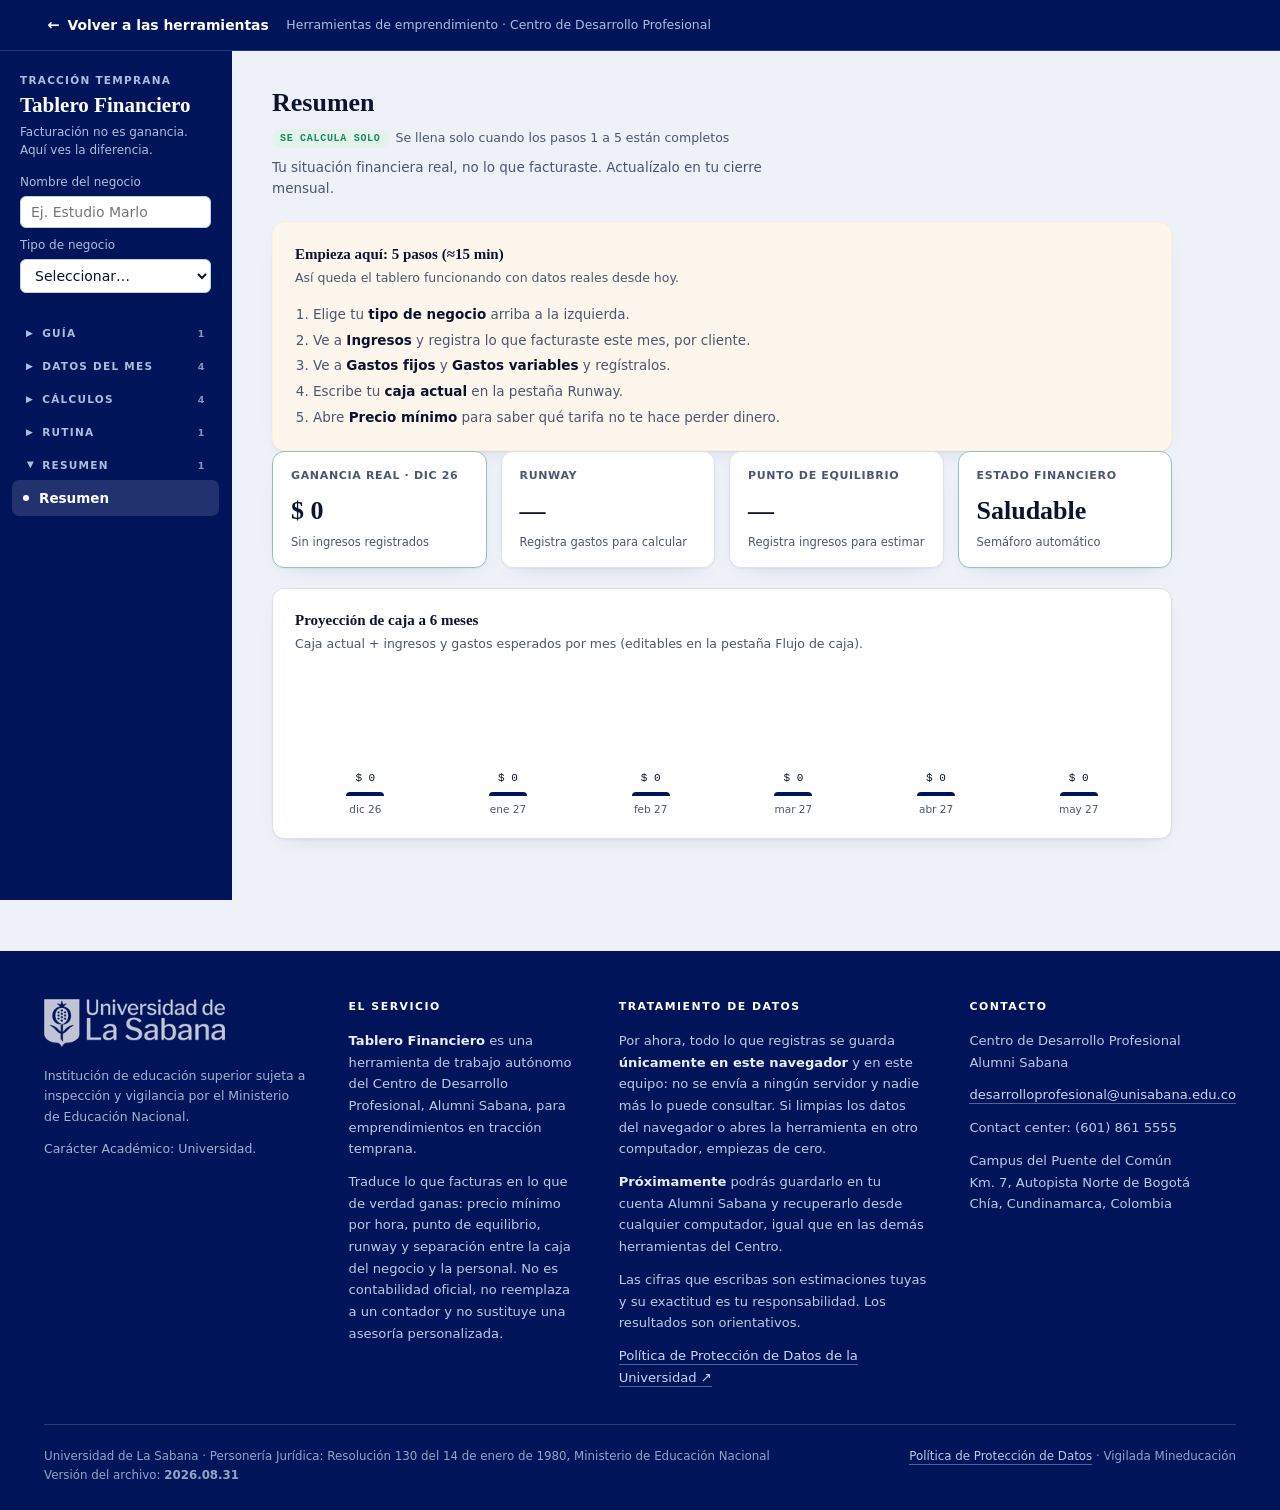
<file: tablero-financiero.html>
<!DOCTYPE html>
<html lang="es">
<head>
<meta charset="UTF-8">
<meta name="viewport" content="width=device-width, initial-scale=1, viewport-fit=cover">
<meta name="color-scheme" content="light">
<meta name="theme-color" content="#001459">
<meta name="description" content="Tablero financiero del Centro de Desarrollo Profesional de la Universidad de La Sabana: precio minimo, punto de equilibrio, runway y flujo de caja para emprendimientos en traccion temprana.">
<title>Tablero Financiero</title>
<style>
/* ---------- tokens ---------- */
:root{
  --ink:#0A1330;
  --ink-soft:#4B5670;
  --paper:#EEF1F8;
  --paper-raised:#FFFFFF;
  --paper-sunken:#F5F7FC;
  --line:#D9E1EE;
  --line-strong:#C3CFE3;
  --accent:#001459;
  --accent-strong:#25409A;
  --accent-soft:#E3EAF7;
  --gold:#8A5200;
  --gold-soft:#FBEFDD;
  --good:#158A5E;
  --good-soft:#E4F2EC;
  --warn:#8A5200;
  --warn-soft:#FBEFDD;
  --critical:#A3252F;
  --critical-soft:#FAE8E9;
  --shadow: 0 1px 2px rgba(0,20,89,.05), 0 8px 24px -16px rgba(0,20,89,.22);
  --sans-pie:"Segoe UI",system-ui,-apple-system,"Helvetica Neue",Arial,sans-serif;
  --font-display:"Iowan Old Style","Palatino Linotype",Palatino,"Book Antiqua",Georgia,serif;
  --font-body:"Segoe UI",system-ui,-apple-system,"Helvetica Neue",Arial,sans-serif;
  --font-mono:ui-monospace,"Cascadia Mono",Consolas,"SF Mono",Menlo,monospace;
  /* Superficies y texto: neutros con matiz azul */
  --paper: #EEF1F8;
  --surface: #FFFFFF;
  --surface-2: #F5F7FC;
  --ink: #0A1330;
  --ink-soft: #4B5670;
  --ink-faint: #8895A4;
  --rule: #D9E1EE;
  --rule-soft: #E9EEF7;

  /* Color institucional */
  --azul: #001459;
  --azul-700: #1E306E;
  --azul-500: #25409A;
  --azul-300: #7FA6D0;
  --azul-soft: #E3EAF7;

  /* Estados. El ámbar NO es el rojo de alerta: un dato pendiente
     no es un error, y pintarlo de rojo hace que quien lo lee
     cierre la herramienta en vez de completarlo. */
  --ok: #158A5E;
  --ok-soft: #E4F2EC;
  --ambar: #8A5200;
  --ambar-soft: #FBEFDD;
  --alerta: #A3252F;
  --alerta-soft: #FAE8E9;

  --on-azul: #FFFFFF;
  --shadow: 0 1px 2px rgba(0,20,89,.05), 0 8px 24px -16px rgba(0,20,89,.22);
  color-scheme: light;
}


*{box-sizing:border-box;}
body{
  margin:0; background:var(--paper); color:var(--ink); font-family:var(--font-body);
  font-size:15px; line-height:1.5; -webkit-font-smoothing:antialiased;
}
h1,h2,h3{ font-family:var(--font-display); font-weight:600; text-wrap:balance; margin:0; color:var(--ink); }
.mono{ font-family:var(--font-mono); font-variant-numeric:tabular-nums; }
button{ font-family:inherit; }
input,select,textarea{ font-family:inherit; font-size:14px; color:var(--ink); background:var(--paper-raised); border:1px solid var(--line-strong); border-radius:6px; padding:7px 10px; }
input:focus,select:focus,textarea:focus,button:focus-visible{ outline:2px solid var(--accent); outline-offset:1px; }
input[type=number]{ font-family:var(--font-mono); font-variant-numeric:tabular-nums; }
table{ border-collapse:collapse; width:100%; }
th{ text-align:left; font-size:11px; text-transform:uppercase; letter-spacing:.06em; color:var(--ink-soft); font-weight:600; padding:0 10px 8px; border-bottom:1px solid var(--line-strong); }
td{ padding:8px 10px; border-bottom:1px solid var(--line); vertical-align:middle; }
.scrollx{ overflow-x:auto; }

/* ---------- shell ---------- */
.shell{ display:flex; min-height:100vh; }
.sidebar{
  width:232px; flex:0 0 232px; background:var(--azul); border-right:1px solid var(--azul);
  display:flex; flex-direction:column; position:sticky; top:var(--alto-volver);
  height:calc(100vh - var(--alto-volver)); overflow-y:auto;
}
.brand{ padding:22px 20px 14px; }
.brand .kicker{ font-size:10.5px; letter-spacing:.12em; text-transform:uppercase; color:#A9BEDE; font-weight:600; }
.brand h1{ font-size:21px; margin-top:4px; line-height:1.15; color:#FFFFFF; }
.brand .sub{ color:#A9BEDE; font-size:12px; margin-top:6px; }

.bizrow{ padding:0 20px 16px; display:flex; flex-direction:column; gap:8px; }
.bizrow input, .bizrow select{ width:100%; }
.bizrow .field label{ color:#A9BEDE; }

nav.tabs{ padding:6px 12px 20px; display:flex; flex-direction:column; gap:2px; }
.navgroup-label{ font-size:10.5px; letter-spacing:.1em; text-transform:uppercase; color:#8FA5C6; padding:14px 8px 4px; }
.tab-btn{
  display:flex; align-items:center; gap:10px; text-align:left; width:100%; padding:9px 10px; border-radius:7px;
  border:1px solid transparent; background:transparent; color:#C7D6F0; cursor:pointer; font-size:13.5px; font-weight:500;
}
.tab-btn:hover{ background:rgba(255,255,255,.08); color:#FFFFFF; }
.tab-btn.active{ background:rgba(255,255,255,.13); color:#FFFFFF; font-weight:600; }
.tab-btn .dot{ width:6px; height:6px; border-radius:50%; background:rgba(255,255,255,.35); flex:0 0 auto; }
.tab-btn.active .dot{ background:#FFFFFF; }

.main{ flex:1; min-width:0; padding:32px 40px 80px; max-width:980px; }
.panel{ display:none; }
.panel.active{ display:block; }
.panel-head{ margin-bottom:24px; }
.panel-head h2{ font-size:26px; }
.panel-head p{ color:var(--ink-soft); font-size:13.5px; margin-top:6px; max-width:62ch; }

.card{ background:var(--paper-raised); border:1px solid var(--line); border-radius:12px; padding:20px 22px; box-shadow:var(--shadow); }
.card + .card{ margin-top:16px; }
.card h3{ font-size:15px; margin-bottom:4px; }
.card .hint{ color:var(--ink-soft); font-size:12.5px; margin-bottom:14px; }

.grid2{ display:grid; grid-template-columns:1fr 1fr; gap:16px; }
.grid3{ display:grid; grid-template-columns:repeat(3,1fr); gap:16px; }
@media (max-width:720px){ .grid2,.grid3{ grid-template-columns:1fr; } }

.field{ display:flex; flex-direction:column; gap:5px; }
.field label{ font-size:12px; color:var(--ink-soft); font-weight:500; }
.field input, .field select{ width:100%; }

.btn{ display:inline-flex; align-items:center; gap:6px; background:var(--accent); color:#fff; border:none; border-radius:7px; padding:9px 14px; font-size:13px; font-weight:600; cursor:pointer; }
.btn:hover{ background:var(--accent-strong); }
.btn.ghost{ background:transparent; color:var(--ink-soft); border:1px solid var(--line-strong); }
.btn.ghost:hover{ color:var(--ink); border-color:var(--ink-soft); }
.btn.danger{ background:transparent; color:var(--critical); border:1px solid var(--critical-soft); padding:6px 10px; font-size:12px; }
.btn.small{ padding:6px 10px; font-size:12px; }

/* KPI strip */
.kpis{ display:grid; grid-template-columns:repeat(4,1fr); gap:14px; margin-bottom:20px; }
@media (max-width:900px){ .kpis{ grid-template-columns:repeat(2,1fr); } }
.kpi{ background:var(--paper-raised); border:1px solid var(--line); border-radius:12px; padding:16px 18px; box-shadow:var(--shadow); position:relative; }
.kpi .label{ font-size:11px; text-transform:uppercase; letter-spacing:.06em; color:var(--ink-soft); font-weight:600; }
.kpi .value{ font-family:var(--font-display); font-size:26px; margin-top:6px; font-weight:600; }
.kpi .note{ font-size:11.5px; color:var(--ink-soft); margin-top:4px; }
.kpi.good{ border-color:color-mix(in srgb, var(--good) 35%, var(--line)); }
.kpi.warn{ border-color:color-mix(in srgb, var(--warn) 40%, var(--line)); }
.kpi.critical{ border-color:color-mix(in srgb, var(--critical) 45%, var(--line)); }

.pill{ display:inline-flex; align-items:center; gap:6px; padding:3px 10px 3px 8px; border-radius:99px; font-size:11.5px; font-weight:600; }
.pill .dot{ width:6px; height:6px; border-radius:50%; }
.pill.good{ background:var(--good-soft); color:var(--good); }
.pill.warn{ background:var(--warn-soft); color:var(--warn); }
.pill.critical{ background:var(--critical-soft); color:var(--critical); }
.pill.good .dot{ background:var(--good); }
.pill.warn .dot{ background:var(--warn); }
.pill.critical .dot{ background:var(--critical); }

.rowline{ display:flex; align-items:center; gap:8px; }

/* tables */
.tbl-wrap{ margin-top:6px; }
.tbl-actions{ display:flex; justify-content:space-between; align-items:center; margin-bottom:10px; }
.tbl input[type=text], .tbl input[type=number], .tbl input[type=month]{ padding:6px 8px; font-size:13px; }
.total-row td{ font-weight:600; border-bottom:none; border-top:1px solid var(--line-strong); background:var(--paper-sunken); }
.rm-btn{ background:none; border:none; color:var(--ink-soft); cursor:pointer; font-size:15px; line-height:1; padding:2px 6px; border-radius:5px; }
.rm-btn:hover{ color:var(--critical); background:var(--critical-soft); }
.empty-state{ text-align:center; padding:30px 10px; color:var(--ink-soft); font-size:13px; }

/* sparkline / bars */
.cf-chart{ display:flex; align-items:flex-end; gap:10px; height:150px; margin-top:14px; padding:0 4px; }
.cf-col{ flex:1; display:flex; flex-direction:column; align-items:center; gap:6px; height:100%; justify-content:flex-end; }
.cf-bar{ width:100%; max-width:38px; border-radius:4px 4px 0 0; background:var(--accent); transition:height .2s; min-height:2px; }
.cf-bar.neg{ background:var(--critical); }
.cf-month{ font-size:10.5px; color:var(--ink-soft); }
.cf-val{ font-size:11px; font-family:var(--font-mono); }

/* allocation */
.alloc-bar{ display:flex; height:34px; border-radius:8px; overflow:hidden; border:1px solid var(--line-strong); margin:16px 0; }
.alloc-seg{ display:flex; align-items:center; justify-content:center; font-size:11px; font-weight:600; color:#fff; overflow:hidden; white-space:nowrap; }
.alloc-legend{ display:grid; grid-template-columns:repeat(4,1fr); gap:10px; }
@media (max-width:720px){ .alloc-legend{ grid-template-columns:repeat(2,1fr); } }
.alloc-item .swatch{ width:10px; height:10px; border-radius:3px; display:inline-block; margin-right:6px; }

/* guide accordion */
.accordion-item{ border-bottom:1px solid var(--line); }
.accordion-item:last-child{ border-bottom:none; }
.accordion-head{ width:100%; display:flex; justify-content:space-between; align-items:center; gap:12px; background:none; border:none; padding:14px 2px; cursor:pointer; text-align:left; }
.accordion-head h4{ font-family:var(--font-body); font-size:14px; font-weight:600; margin:0; color:var(--ink); }
.accordion-head .num{ font-family:var(--font-mono); font-size:11px; color:var(--gold); font-weight:600; }
.accordion-head .chev{ color:var(--ink-soft); transition:transform .15s; flex:0 0 auto; }
.accordion-item.open .chev{ transform:rotate(180deg); }
.accordion-body{ display:none; padding:0 2px 16px; color:var(--ink-soft); font-size:13.5px; line-height:1.65; }
.accordion-item.open .accordion-body{ display:block; }
.accordion-body b{ color:var(--ink); }
.accordion-body .redbox{ margin-top:10px; background:var(--critical-soft); border-left:3px solid var(--critical); padding:9px 12px; border-radius:0 6px 6px 0; color:var(--ink); font-size:13px; }

/* checklist */
.checklist{ display:flex; flex-direction:column; gap:2px; }
.check-row{ display:flex; align-items:center; gap:10px; padding:10px 4px; border-bottom:1px solid var(--line); }
.check-row:last-child{ border-bottom:none; }
.check-row input[type=checkbox]{ width:17px; height:17px; accent-color:var(--accent); }
.check-row label{ font-size:13.5px; flex:1; }
.check-row.done label{ color:var(--ink-soft); text-decoration:line-through; }
.qa{ margin-top:8px; }
.qa .q{ font-size:13px; font-weight:600; margin-bottom:6px; }
.qa textarea{ width:100%; min-height:56px; resize:vertical; }

.formula{ background:var(--paper-sunken); border:1px solid var(--line); border-radius:8px; padding:12px 14px; font-family:var(--font-mono); font-size:12.5px; color:var(--ink-soft); margin-top:10px; }
.formula b{ color:var(--accent); }

.result-box{ background:var(--accent-soft); border:1px solid color-mix(in srgb, var(--accent) 30%, var(--line)); border-radius:10px; padding:16px 18px; margin-top:16px; }
.result-box .big{ font-family:var(--font-display); font-size:28px; font-weight:600; color:var(--accent-strong); }
.result-box .lbl{ font-size:11.5px; text-transform:uppercase; letter-spacing:.05em; color:var(--ink-soft); font-weight:600; }

.badge-count{ background:var(--paper-sunken); color:var(--ink-soft); font-size:10.5px; font-family:var(--font-mono); padding:1px 6px; border-radius:99px; margin-left:auto; }

/* mobile nav */
.mobile-tabbar{ display:none; }
@media (max-width:860px){
  .shell{ flex-direction:column; }
  .sidebar{ position:relative; width:100%; height:auto; flex:none; border-right:none; border-bottom:1px solid var(--line); }
  nav.tabs{ display:none; }
  .bizrow{ padding-bottom:14px; }
  .mobile-tabbar{ display:flex; overflow-x:auto; gap:6px; padding:8px 14px 14px; border-top:1px solid var(--line); background:var(--azul); }
  .mobile-tabbar .tab-btn{ white-space:nowrap; width:auto; flex:0 0 auto; }
  .main{ padding:24px 18px 60px; }
  .kpis{ grid-template-columns:1fr 1fr; }
}
::selection{ background:var(--accent-soft); }

/* ═══════════════ IMPORTAR DESDE HOJA DE CÁLCULO ═══════════════ */
.imp-zona {
  border: 1.5px dashed var(--line-strong); border-radius: 10px;
  padding: 1.1rem 1.2rem; margin-top: 14px;
  background: var(--paper-sunken);
  transition: border-color .15s, background .15s;
}
.imp-zona.encima { border-color: var(--accent); background: var(--accent-soft); }
.imp-cab { display: flex; align-items: center; gap: .7rem; flex-wrap: wrap; }
.imp-cab h4 { margin: 0; font-size: 14px; }
.imp-ayuda { color: var(--ink-soft); font-size: 12.5px; margin: 6px 0 0; line-height: 1.6; }
.imp-ayuda code {
  font-family: var(--font-mono); font-size: 11.5px;
  background: var(--paper-raised); border: 1px solid var(--line);
  border-radius: 3px; padding: .05em .3em;
}
.imp-acciones { display: flex; gap: .5rem; flex-wrap: wrap; margin-top: 10px; }
.imp-resultado { margin-top: 10px; font-size: 13px; line-height: 1.6; }
.imp-ok    { color: var(--good); font-weight: 600; }
.imp-aviso { color: var(--warn); }
.imp-mal   { color: var(--critical); font-weight: 600; }
.imp-detalle {
  margin: 6px 0 0; padding-left: 1.1rem; color: var(--ink-soft);
  font-size: 12.5px; line-height: 1.55;
}
.imp-zona input[type=file] { display: none; }
@media print { .imp-zona { display: none !important; } }

/* ═══════════════ VIDEOS DE LA GUÍA ═══════════════
   El video se ve como un reproductor, no como un botón que promete
   uno. Era una fila estrecha con una flechita y un rótulo, y había
   que fiarse del texto para saber que detrás había un video.

   Lo que se ve antes de pulsar es un marco 16:9 con su botón de
   reproducir en medio: lo mismo que se ve al abrir el reproductor
   de verdad antes de darle al play.

   ── POR QUÉ NO SE INCRUSTA EL REPRODUCTOR DE ENTRADA ──────────
   Porque cargarlo es pedirle la página a YouTube. Con siete videos
   en la guía, abrir esa pestaña serían siete peticiones a Google
   antes de que nadie haya querido ver nada: la herramienta dejaría
   de abrir sin conexión, y YouTube sabría quién entró aunque no
   viera ningún video.

   Así, el reproductor de verdad se inserta al pulsar. A la vista
   es lo mismo; la diferencia es quién se entera. */
.vid { margin-top: 14px; }

.vid-btn {
  position: relative; display: block; width: 100%; padding: 0;
  border: 1px solid var(--line-strong); border-radius: 10px;
  overflow: hidden; cursor: pointer;
  aspect-ratio: 16 / 9;
  background: linear-gradient(160deg, #0A1330 0%, #1E306E 100%);
  font-family: inherit; text-align: left;
  transition: border-color .15s, transform .15s;
}
.vid-btn:hover { border-color: var(--accent-strong); }
.vid-btn:focus-visible { outline: 3px solid var(--accent); outline-offset: 2px; }

/* El botón de reproducir, en el centro del marco. */
.vid-play {
  position: absolute; top: 50%; left: 50%;
  transform: translate(-50%, -50%);
  width: 62px; height: 62px; border-radius: 50%;
  background: rgba(255,255,255,.94); color: #0A1330;
  display: flex; align-items: center; justify-content: center;
  font-size: 22px; padding-left: 5px;
  box-shadow: 0 6px 20px -6px rgba(0,0,0,.55);
  transition: transform .18s, background .18s;
}
.vid-btn:hover .vid-play { transform: translate(-50%, -50%) scale(1.08); background: #FFFFFF; }
@media (prefers-reduced-motion: reduce) {
  .vid-btn:hover .vid-play { transform: translate(-50%, -50%); }
}

/* El rótulo, abajo del marco y sobre el degradado. */
.vid-txt {
  position: absolute; left: 0; right: 0; bottom: 0;
  padding: 26px 14px 11px;
  background: linear-gradient(transparent, rgba(0,0,0,.55));
}
.vid-txt b { display: block; font-size: 13.5px; font-weight: 600; color: #FFFFFF; }
.vid-txt span { font-size: 12px; color: #C7D6F0; }

.vid-marco {
  position: relative; width: 100%; aspect-ratio: 16 / 9;
  border-radius: 10px; overflow: hidden;
  background: #000; border: 1px solid var(--line-strong);
}
.vid-marco iframe { position: absolute; inset: 0; width: 100%; height: 100%; border: 0; }

@media print { .vid { display: none !important; } }

/* ═══════════════ GRUPOS PLEGABLES DEL ÍNDICE ═══════════════ */
/* El rótulo deja de ser un <div> muerto y pasa a ser un botón:
   se puede pulsar, tabular y leer con lector de pantalla. */
.navgroup-btn {
  display: flex; align-items: center; gap: 8px; width: 100%;
  background: none; border: 0; cursor: pointer;
  padding: 12px 14px 7px;
  font-family: inherit;
  font-size: 10.5px; letter-spacing: .12em; text-transform: uppercase;
  font-weight: 700; color: #A9BEDE;
  text-align: left;
  transition: color .15s;
}
.navgroup-btn:hover { color: #FFFFFF; }
.navgroup-btn:focus-visible { outline: 2px solid #FFFFFF; outline-offset: -2px; }

/* El triángulo gira en vez de cambiar de símbolo: así el ojo sigue
   el mismo objeto y entiende «esto se abrió», no «apareció otra
   cosa». Y sin animación para quien la tenga desactivada. */
.navgroup-btn .flecha {
  flex: none; font-size: 9px; line-height: 1;
  transition: transform .18s ease;
  transform: rotate(90deg);
}
.navgroup-btn[aria-expanded="false"] .flecha { transform: rotate(0deg); }
@media (prefers-reduced-motion: reduce) { .navgroup-btn .flecha { transition: none; } }

.navgroup-btn .cuantos {
  margin-left: auto; font-size: 9.5px; letter-spacing: .06em;
  color: #7F97BE; font-weight: 600;
}
/* Cerrado, pero con la pestaña activa dentro: un punto avisa dónde
   está, para que nadie crea que su opción desapareció. */
.navgroup-btn .aqui {
  width: 5px; height: 5px; border-radius: 50%;
  background: #FFFFFF; margin-left: auto;
}

.navgroup-cuerpo[hidden] { display: none; }

/* ═══════════════ QUÉ SIGNIFICA CADA CÁLCULO ═══════════════ */
.navgroup-nota {
  margin: 2px 10px 8px; padding: 9px 11px;
  background: rgba(255,255,255,.055);
  border-left: 2px solid rgba(169,190,222,.5);
  border-radius: 0 6px 6px 0;
}
.navgroup-nota dt {
  font-size: 11px; font-weight: 700; color: #E7EEF9;
  margin-bottom: 1px;
}
.navgroup-nota dd {
  margin: 0 0 7px; font-size: 11px; line-height: 1.5; color: #B9C9E2;
}
.navgroup-nota dd:last-child { margin-bottom: 0; }

/* En el menú de móvil no hay grupos: son pastillas en una fila, y
   plegarlas ahí no ahorra nada. */
@media print { .navgroup-btn { color: #000; } }

/* ═══════════════ DIBUJOS DE LOS CÁLCULOS ═══════════════
   El dibujo va a la derecha del contenido, ocupando el espacio que
   antes quedaba vacío. El encabezado del panel cruza las dos
   columnas; las tarjetas se quedan en la primera. Sin forzar la
   columna, la segunda tarjeta de «Precio mínimo» se subía al lado
   del dibujo y la lectura saltaba de una columna a otra. */
.panel.con-figura {
  display: grid;
  grid-template-columns: minmax(0, 1fr) 312px;
  gap: 0 18px;
  align-items: start;
}
.panel.con-figura > .panel-head { grid-column: 1 / -1; }
.panel.con-figura > .card { grid-column: 1; }
.panel.con-figura > .calc-figura { grid-column: 2; grid-row: 2; }

.calc-figura {
  background: var(--paper-raised); border: 1px solid var(--line);
  border-radius: 12px; padding: 14px 15px 12px;
  box-shadow: var(--shadow);
}
.calc-figura h3 {
  font-size: 12.5px; margin: 0 0 9px; color: var(--ink);
  line-height: 1.3;
}
.calc-figura svg { display: block; width: 100%; height: auto; }
.calc-figura .pie-figura {
  margin: 8px 0 0; font-size: 11px; line-height: 1.5;
  color: var(--ink-soft);
}

/* Por debajo de 1120 px la columna de 312 px deja al contenido sin
   sitio: los campos de porcentaje de «Asignación» se apretaban en
   tres columnas de 90 px. Se apila y el dibujo pasa debajo. */
@media (max-width: 1120px) {
  .panel.con-figura { display: block; }
  .calc-figura { margin-top: 16px; }
}
@media print {
  .panel.con-figura { display: block; }
  .calc-figura { border-color: #999; box-shadow: none; page-break-inside: avoid; }
}

/* ═══════════════ EL AVISO DE LA ASIGNACIÓN ═══════════════
   Tres estados con tres pesos distintos. Pasarse del 100% es el
   único que es un error de verdad, así que es el único que grita:
   los otros dos informan. */
.alloc-aviso {
  margin: 14px 0 4px; padding: 11px 13px;
  border-radius: 0 8px 8px 0;
  font-size: 13px; line-height: 1.55;
}
.alloc-aviso b { display: block; margin-bottom: 2px; }
.alloc-aviso span { display: block; }

.alloc-aviso.pasado {
  background: var(--critical-soft);
  border: 1px solid var(--critical);
  border-left-width: 4px;
  color: var(--ink);
}
.alloc-aviso.pasado b { color: var(--critical); font-size: 13.5px; }

.alloc-aviso.corto {
  background: var(--warn-soft);
  border-left: 3px solid var(--warn);
  color: var(--ink);
}
.alloc-aviso.corto b { color: var(--warn); }

.alloc-aviso.bien {
  background: var(--good-soft);
  border-left: 3px solid var(--good);
  color: var(--ink);
}
.alloc-aviso.bien b { color: var(--good); }

/* La marca de dónde estaba el 100%, cuando se cruzó. Va encima de
   la barra, así que la barra tiene que dejar de recortar por los
   lados para que la etiqueta no se corte. */
.alloc-bar { position: relative; overflow: visible !important; }
.alloc-bar > .alloc-seg:first-child { border-radius: 7px 0 0 7px; }
.alloc-bar > .alloc-seg:last-of-type { border-radius: 0 7px 7px 0; }
.alloc-limite {
  position: absolute; top: -5px; bottom: -5px; width: 0;
  border-left: 2px dashed var(--critical);
  pointer-events: none;
}
.alloc-limite span {
  position: absolute; top: -17px; left: 50%; transform: translateX(-50%);
  font-family: var(--font-mono); font-size: 10px; font-weight: 700;
  color: var(--critical); background: var(--paper-raised);
  padding: 0 4px; white-space: nowrap;
}

/* ═══════════════ EL ÁRBOL DE LA GUÍA ═══════════════ */
.arbol-caja {
  display: flex; align-items: center; gap: 18px;
  background: var(--paper-raised); border: 1px solid var(--line);
  border-radius: 12px; padding: 16px 18px; margin-bottom: 16px;
  box-shadow: var(--shadow);
  /* Se queda pegado arriba mientras se recorre la guía. Estaba al
     principio y solo se veía al principio: quien abría una sección
     de las de abajo no llegaba a ver crecer nada, que es justo lo
     que el árbol está para enseñar.

     El desplazamiento es el alto de la barra de «Volver», que
     también es pegajosa y está por encima: sin contarla, el árbol
     se metería debajo de ella. */
  position: sticky;
  top: calc(var(--alto-volver, 51px) + 12px);
  z-index: 12;
}
.arbol-dibujo {
  flex: none; width: 96px; height: 116px;
  display: flex; align-items: flex-end; justify-content: center;
}
.arbol-dibujo svg { width: 100%; height: 100%; overflow: visible; }

/* Al pasar de etapa, la planta entra creciendo desde su base. Es
   el único movimiento de la herramienta y dura poco: lo que tiene
   que notarse es que algo cambió, no la animación. */
@keyframes arbol-crece {
  from { transform: scale(.82); opacity: .3; }
  to   { transform: scale(1);   opacity: 1; }
}
.arbol-dibujo.creciendo svg {
  animation: arbol-crece .5s cubic-bezier(.2,.8,.3,1);
  transform-origin: 50% 90%;
}
@media (prefers-reduced-motion: reduce) {
  .arbol-dibujo.creciendo svg { animation: none; }
}

.arbol-texto { min-width: 0; flex: 1; }
.arbol-texto h3 { margin: 0 0 3px; font-size: 15px; }
.arbol-texto p { margin: 0 0 10px; font-size: 12.5px; color: var(--ink-soft); line-height: 1.5; }
.arbol-barra {
  height: 7px; border-radius: 99px; background: var(--paper-sunken);
  overflow: hidden; margin-bottom: 7px;
}
.arbol-barra span {
  display: block; height: 100%; border-radius: 99px;
  background: linear-gradient(90deg, #4DA882, #158A5E);
  transition: width .5s cubic-bezier(.2,.8,.3,1);
}
.arbol-cuenta {
  display: flex; gap: 14px; flex-wrap: wrap;
  font-size: 11.5px; color: var(--ink-soft);
}
.arbol-cuenta b { color: var(--ink); font-variant-numeric: tabular-nums; }

@media (max-width: 560px) {
  .arbol-caja { flex-direction: column; align-items: flex-start; }
  .arbol-dibujo { width: 78px; height: 94px; align-self: center; }
}
@media print { .arbol-caja { display: none !important; } }

/* ═══════════════ EL PASO DE CADA PANEL ═══════════════
   Va en el encabezado del panel, entre el título y la descripción:
   el aviso llega cuando la persona tiene delante el formulario que
   hay que llenar, no cuando está leyendo un glosario. */
.panel-head .paso-guia { margin: 7px 0 9px; }

.paso-guia {
  display: flex; align-items: center; gap: 7px; flex-wrap: wrap;
  font-size: 12.5px; line-height: 1.5; color: var(--ink-soft);
}
.paso-guia .etq {
  flex: none;
  font-family: var(--font-mono); font-size: 10px; font-weight: 700;
  letter-spacing: .07em; text-transform: uppercase;
  border-radius: 99px; padding: 2px 8px;
}
/* Lo que hay que llenar destaca; lo demás informa sin llamar. */
.paso-guia.escribe .etq { background: var(--accent-soft); color: var(--accent-strong); }
.paso-guia.calcula .etq { background: var(--good-soft);   color: var(--good); }
.paso-guia.lectura .etq { background: var(--paper-sunken); color: var(--ink-soft); }

.paso-guia .num {
  flex: none; font-family: var(--font-mono); font-size: 11px;
  font-weight: 700; color: var(--gold);
}
@media print { .paso-guia .etq { border: 1px solid #999; } }


/* ═══════════════ PIE INSTITUCIONAL ═══════════════
   Idéntico al de «Estudio de Pitch» y «Construye tu portafolio»,
   para que las herramientas del Centro se lean como un solo
   servicio y no como cinco páginas sueltas. */
/* Sin «margin-top». Lo llevaba, y en el tablero dejaba una franja
   de papel de 48 px entre el final del índice lateral azul y el
   pie azul: dos bloques del mismo color separados por una línea
   clara que parecía un error de montaje. El aire que necesita el
   pie ya lo pone su propio «padding» de arriba. */
footer.pie { background: var(--azul); color: #B9C9E2; padding: 3rem 0 1.6rem; }

/* ═══════════════ VOLVER A LA PORTADA ═══════════════
   Arriba, antes de nada. Estuvo en el pie y era un error: para
   salir de una herramienta había que recorrerla entera hasta el
   final. La salida se busca donde se entró, no al fondo.

   No es fijo ni flotante: en el tablero cualquier elemento fijo
   tapa una columna de cifras, y en la ficha se comería el paso
   del asistente. Va en el flujo, lo primero del documento. */
/* La altura de la barra vive en una variable porque el índice
   lateral del tablero la necesita para calcular la suya. Si aquí
   cambia el «padding», allí se ajusta solo. */
:root { --alto-volver: 51px; }
.volver-barra {
  background: var(--azul);
  border-bottom: 1px solid rgba(255,255,255,.14);
  position: sticky; top: 0; z-index: 50;
}
.volver-barra .env {
  max-width: 1440px; margin: 0 auto;
  padding: .62rem clamp(1.1rem, 4vw, 2.75rem);
  display: flex; align-items: center; gap: .9rem; flex-wrap: wrap;
}
.volver-barra a {
  display: inline-flex; align-items: center; gap: .5rem;
  color: #FFFFFF; text-decoration: none;
  font-family: var(--sans-pie); font-size: .87rem; font-weight: 600;
  padding: .3rem .2rem; border-radius: 4px;
  transition: color .15s;
}
.volver-barra a:hover { color: #C7D6F0; }
.volver-barra a:hover .flecha { transform: translateX(-3px); }
.volver-barra .flecha {
  font-size: 1.05em; line-height: 1;
  transition: transform .15s;
}
.volver-barra small { color: #A9BEDE; font-size: .78rem; line-height: 1.5; }
.volver-barra a:focus-visible { outline: 2px solid #FFFFFF; outline-offset: 2px; }
@media (max-width: 560px) { .volver-barra small { display: none; } }
@media print { .volver-barra { display: none !important; } }
.pie-envoltura { max-width: 1440px; margin: 0 auto; padding: 0 clamp(1.1rem, 4vw, 2.75rem); }
.pie-rejilla {
  display: grid; grid-template-columns: 1.15fr 1fr 1.35fr 1fr;
  gap: 2.5rem; padding-bottom: 2.2rem; border-bottom: 1px solid rgba(255,255,255,.17);
}
.pie-logo { height: 48px; width: auto; display: block; margin-bottom: 1.15rem; }
.pie-col h4 {
  font-family: var(--sans-pie); font-size: .68rem; letter-spacing: .14em;
  text-transform: uppercase; color: #FFFFFF; font-weight: 700; margin: 0 0 .9rem;
}
.pie-col p { font-size: .82rem; line-height: 1.65; color: #B9C9E2; margin: 0 0 .7rem; }
.pie-col p:last-child { margin-bottom: 0; }
.pie-col strong { color: #E7EEF9; font-weight: 600; }
.pie-marca p { font-size: .78rem; color: #9FB2CE; }
.pie-enlace {
  color: #C7D6F0; text-decoration: none; border-bottom: 1px solid rgba(199,214,240,.4);
  padding-bottom: 1px; transition: color .15s, border-color .15s;
}
.pie-enlace:hover { color: #FFFFFF; border-bottom-color: #FFFFFF; }
.pie-legal {
  display: flex; justify-content: space-between; gap: 1.25rem; flex-wrap: wrap;
  padding-top: 1.4rem; font-size: .74rem; color: #8FA5C6; line-height: 1.6;
}
.pie-legal .pie-enlace { font-weight: 500; color: #B9C9E2; }
@media (max-width: 1000px) { .pie-rejilla { grid-template-columns: 1fr 1fr; gap: 2rem; } }
@media (max-width: 640px)  { .pie-rejilla { grid-template-columns: 1fr; } }
@media print { footer.pie { display: none !important; } }

</style>
</head>
<body>
<div class="volver-barra">
  <div class="env">
    <a href="./"><span class="flecha" aria-hidden="true">&larr;</span> Volver a las herramientas</a>
    <small>Herramientas de emprendimiento &middot; Centro de Desarrollo Profesional</small>
  </div>
</div>

<div class="shell">
  <aside class="sidebar">
    <div class="brand">
      <div class="kicker">Tracción temprana</div>
      <h1>Tablero&nbsp;Financiero</h1>
      <div class="sub">Facturación no es ganancia. Aquí ves la diferencia.</div>
    </div>
    <div class="bizrow">
      <div class="field">
        <label for="bizName">Nombre del negocio</label>
        <input id="bizName" type="text" placeholder="Ej. Estudio Marlo">
      </div>
      <div class="field">
        <label for="bizType">Tipo de negocio</label>
        <select id="bizType">
          <option value="">Seleccionar…</option>
          <option value="freelancer">Freelancer / servicios (por horas)</option>
          <option value="productos">Negocio con productos</option>
          <option value="otro">Otro / mixto</option>
        </select>
      </div>
    </div>
    <nav class="tabs" id="navTabs"></nav>
  </aside>

  <main class="main">
    <div id="panels"></div>
  </main>
</div>
<div class="mobile-tabbar" id="mobileTabs"></div>

<script>
(function(){
"use strict";

/* ============================ DATA ============================ */
var STORAGE_KEY = "tf_dashboard_v1";
var TABS = [
  {group:"Guía", items:[
    {id:"guia", label:"Guía de uso"}
  ]},
  {group:"Datos del mes", items:[
    {id:"ingresos", label:"Ingresos"},
    {id:"fijos", label:"Gastos fijos"},
    {id:"variables", label:"Gastos variables"},
    {id:"flujo", label:"Flujo de caja (6 meses)"}
  ]},
  {group:"Cálculos", items:[
    {id:"precio", label:"Precio mínimo"},
    {id:"equilibrio", label:"Punto de equilibrio"},
    {id:"runway", label:"Runway"},
    {id:"asignacion", label:"Asignación de dinero"}
  ]},
  {group:"Rutina", items:[
    {id:"cierre", label:"Cierre mensual"}
  ]},
  {group:"Resumen", items:[
    {id:"resumen", label:"Resumen"}
  ]}
];

function defaultState(){
  return {
    bizName:"", bizType:"",
    nextId:1,
    activeTab:"resumen",
    income:[],           // {id, client, month:'YYYY-MM', amount}
    fixedExpenses:[],    // {id, name, amount}  (monthly recurring)
    variableExpenses:[], // {id, name, month, amount}
    cashCurrent:0,
    cashFlow:{},          // month -> {income, expense} manual overrides
    price:{ hours:0, billablePct:70, fixedOverride:null, salary:0, projectHours:0 },
    breakeven:{ avgTicketOverride:null },
    alloc:{ operacion:"", impuestos:"", reserva:"", sueldo:"" },
    checklist:{ items:{}, answers:{q1:"",q2:"",q3:""} }
  };
}

var state = loadState();

function loadState(){
  try{
    var raw = localStorage.getItem(STORAGE_KEY);
    if(!raw) return defaultState();
    var parsed = JSON.parse(raw);
    var d = defaultState();
    for(var k in d){ if(parsed[k]===undefined) parsed[k]=d[k]; }
    return parsed;
  }catch(e){ return defaultState(); }
}
function saveState(){
  try{ localStorage.setItem(STORAGE_KEY, JSON.stringify(state)); }catch(e){}
}
function uid(){ return state.nextId++; }

/* ============================ HELPERS ============================ */
var fmtCOP = new Intl.NumberFormat('es-CO', {style:'currency', currency:'COP', maximumFractionDigits:0});
function money(n){ if(!isFinite(n)) return "—"; return fmtCOP.format(Math.round(n)); }
function moneyShort(n){
  if(!isFinite(n)) return "—";
  var v = Math.round(n);
  return fmtCOP.format(v);
}
function pct(n){ return (isFinite(n)? Math.round(n*10)/10 : 0) + "%"; }
function esc(s){ return (s==null?"":String(s)).replace(/[&<>"']/g, function(c){ return {"&":"&amp;","<":"&lt;",">":"&gt;",'"':"&quot;","'":"&#39;"}[c]; }); }

function monthLabel(m){
  if(!m) return "—";
  var parts = m.split("-"); var y=parts[0], mo=parseInt(parts[1],10);
  var names = ["ene","feb","mar","abr","may","jun","jul","ago","sep","oct","nov","dic"];
  return names[mo-1] + " " + y.slice(2);
}
function currentMonthStr(){
  var d = new Date();
  return d.getFullYear() + "-" + String(d.getMonth()+1).padStart(2,"0");
}
function shiftMonth(mstr, delta){
  var parts = mstr.split("-"); var y=parseInt(parts[0],10), m=parseInt(parts[1],10);
  var d = new Date(y, m-1+delta, 1);
  return d.getFullYear() + "-" + String(d.getMonth()+1).padStart(2,"0");
}
function last3Months(){
  var cur = currentMonthStr();
  return [shiftMonth(cur,-2), shiftMonth(cur,-1), cur];
}
function next6Months(){
  var cur = currentMonthStr(); var arr=[];
  for(var i=0;i<6;i++) arr.push(shiftMonth(cur,i));
  return arr;
}

function bizLabels(){
  var t = state.bizType;
  if(t==="freelancer") return {unit:"cliente", unitPlural:"clientes", item:"proyecto", itemPlural:"proyectos"};
  if(t==="productos") return {unit:"cliente", unitPlural:"clientes", item:"producto/pedido", itemPlural:"pedidos"};
  return {unit:"cliente", unitPlural:"clientes", item:"proyecto o pedido", itemPlural:"proyectos o pedidos"};
}

/* ============================ COMPUTATIONS ============================ */
function totalFixed(){
  return state.fixedExpenses.reduce(function(s,e){ return s+(Number(e.amount)||0); },0);
}
function variableForMonth(m){
  return state.variableExpenses.filter(function(e){return e.month===m;}).reduce(function(s,e){return s+(Number(e.amount)||0);},0);
}
function incomeForMonth(m){
  return state.income.filter(function(e){return e.month===m;}).reduce(function(s,e){return s+(Number(e.amount)||0);},0);
}
function avgVariable(){
  var months = {};
  state.variableExpenses.forEach(function(e){ months[e.month] = (months[e.month]||0) + (Number(e.amount)||0); });
  var keys = Object.keys(months);
  if(!keys.length) return 0;
  var sum = keys.reduce(function(s,k){return s+months[k];},0);
  return sum/keys.length;
}
function avgIncome(){
  var m3 = last3Months();
  var vals = m3.map(incomeForMonth).filter(function(v){return v>0;});
  if(vals.length) return vals.reduce(function(a,b){return a+b;},0)/vals.length;
  var all = {};
  state.income.forEach(function(e){ all[e.month]=(all[e.month]||0)+(Number(e.amount)||0); });
  var keys = Object.keys(all);
  if(!keys.length) return 0;
  return keys.reduce(function(s,k){return s+all[k];},0)/keys.length;
}
function latestMonthWithData(){
  var months = {};
  state.income.forEach(function(e){months[e.month]=1;});
  state.variableExpenses.forEach(function(e){months[e.month]=1;});
  var keys = Object.keys(months).sort();
  return keys.length ? keys[keys.length-1] : currentMonthStr();
}
function monthlyExpenseAvg(){ return totalFixed() + avgVariable(); }

function avgTicket(){
  if(state.breakeven.avgTicketOverride!=null && state.breakeven.avgTicketOverride!=="") return Number(state.breakeven.avgTicketOverride);
  if(!state.income.length) return 0;
  var sum = state.income.reduce(function(s,e){return s+(Number(e.amount)||0);},0);
  return sum/state.income.length;
}
function breakevenUnits(){
  var fixed = totalFixed() + avgVariable();
  var t = avgTicket();
  if(t<=0) return null;
  return Math.ceil(fixed/t);
}
function runwayMonths(){
  var burn = monthlyExpenseAvg();
  if(burn<=0) return null;
  return state.cashCurrent/burn;
}

function priceResult(){
  var p = state.price;
  var billable = (Number(p.hours)||0) * ((Number(p.billablePct)||0)/100);
  var fixed = p.fixedOverride!=null && p.fixedOverride!=="" ? Number(p.fixedOverride) : totalFixed();
  var need = fixed + (Number(p.salary)||0);
  var hourly = billable>0 ? need/billable : 0;
  var project = hourly * (Number(p.projectHours)||0);
  return {billable:billable, fixed:fixed, need:need, hourly:hourly, project:project};
}

function healthStatus(){
  var m = latestMonthWithData();
  var profit = incomeForMonth(m) - (totalFixed()+variableForMonth(m));
  var rw = runwayMonths();
  if(profit<0 || (rw!=null && rw<2)) return "critical";
  if((rw!=null && rw<4) || profit < monthlyExpenseAvg()*0.1) return "warn";
  return "good";
}

/* ============================ RENDER: SHELL ============================ */
/* ══════════════════════════════════════════════════════════
   ÍNDICE LATERAL PLEGABLE
   ══════════════════════════════════════════════════════════ */

/* Las explicaciones de los cálculos, en palabras sencillas. */
var NOTAS_GRUPO = {"Cálculos": [["Precio mínimo", "Lo mínimo que puedes cobrar sin perder dinero. Si cobras menos que eso, cada venta te cuesta plata en vez de dejarte."], ["Punto de equilibrio", "Cuánto tienes que vender en el mes para no perder ni ganar. Por debajo de esa cifra estás poniendo de tu bolsillo."], ["Runway", "Cuántos meses aguantas con la plata que tienes hoy si dejaras de vender mañana. Es el tiempo que te queda para reaccionar."], ["Asignación de dinero", "Cómo repartir lo que entra: cuánto es para el negocio, cuánto para impuestos y cuánto puedes sacar para ti sin ahogarlo."]]};

/* Qué grupos están abiertos. Arranca con el de la pestaña activa,
   y se recuerda en el mismo sitio donde el tablero guarda todo. */
function gruposAbiertos(){
  if(!state.navAbierto || typeof state.navAbierto !== "object"){
    state.navAbierto = {};
    var actual = grupoDeTab(state.activeTab);
    if(actual) state.navAbierto[actual] = true;
  }
  return state.navAbierto;
}

function grupoDeTab(id){
  for(var i = 0; i < TABS.length; i++){
    for(var j = 0; j < TABS[i].items.length; j++){
      if(TABS[i].items[j].id === id) return TABS[i].group;
    }
  }
  return null;
}

function buildNav(container, mobile){
  container.innerHTML = "";

  /* El menú de móvil es una fila de pastillas: sin grupos, sin
     nada que plegar. Se deja tal como estaba. */
  if(mobile){
    TABS.forEach(function(group){
      group.items.forEach(function(item){
        container.appendChild(botonTab(item));
      });
    });
    return;
  }

  var abiertos = gruposAbiertos();
  var grupoActivo = grupoDeTab(state.activeTab);

  TABS.forEach(function(group){
    var abierto = abiertos[group.group] === true;
    var tieneLaActiva = group.group === grupoActivo;

    var cab = document.createElement("button");
    cab.className = "navgroup-btn";
    cab.type = "button";
    cab.setAttribute("aria-expanded", abierto ? "true" : "false");

    var cuerpoId = "navgrupo-" + group.group.replace(/[^A-Za-z]/g, "");
    cab.setAttribute("aria-controls", cuerpoId);
    cab.innerHTML =
      '<span class="flecha" aria-hidden="true">&#9654;</span>' +
      esc(group.group) +
      (abierto
        ? '<span class="cuantos">' + group.items.length + '</span>'
        : (tieneLaActiva
            ? '<span class="aqui" aria-hidden="true"></span>'
            : '<span class="cuantos">' + group.items.length + '</span>'));

    cab.addEventListener("click", function(){
      var ab = gruposAbiertos();
      ab[group.group] = !(ab[group.group] === true);
      saveState();
      buildNav(container, false);
    });
    container.appendChild(cab);

    var cuerpo = document.createElement("div");
    cuerpo.className = "navgroup-cuerpo";
    cuerpo.id = cuerpoId;
    if(!abierto) cuerpo.hidden = true;

    /* Si el grupo tiene explicación, va antes de sus opciones. */
    var notas = NOTAS_GRUPO[group.group];
    if(notas && notas.length){
      var dl = document.createElement("dl");
      dl.className = "navgroup-nota";
      notas.forEach(function(par){
        var dt = document.createElement("dt");
        dt.textContent = par[0];
        var dd = document.createElement("dd");
        dd.textContent = par[1];
        dl.appendChild(dt); dl.appendChild(dd);
      });
      cuerpo.appendChild(dl);
    }

    group.items.forEach(function(item){
      cuerpo.appendChild(botonTab(item));
    });
    container.appendChild(cuerpo);
  });
}

/* El botón de cada opción, igual que antes. Se saca aparte porque
   ahora lo usan el índice lateral y el menú de móvil. */
function botonTab(item){
  var btn = document.createElement("button");
  btn.className = "tab-btn" + (state.activeTab === item.id ? " active" : "");
  btn.setAttribute("data-tab", item.id);
  btn.innerHTML = '<span class="dot"></span>' + esc(item.label);
  btn.addEventListener("click", function(){
    state.activeTab = item.id;
    /* Al cambiar de pestaña se abre su grupo: si alguien llega
       desde el menú de móvil o desde un enlace, el índice tiene
       que mostrar dónde está parado. */
    var g = grupoDeTab(item.id);
    if(g) gruposAbiertos()[g] = true;
    saveState();
    renderAll();
    window.scrollTo(0, 0);
  });
  return btn;
}

function renderShellStatic(){
  document.getElementById("bizName").value = state.bizName;
  document.getElementById("bizType").value = state.bizType;
  document.getElementById("bizName").addEventListener("input", function(e){ state.bizName=e.target.value; saveState(); });
  document.getElementById("bizType").addEventListener("change", function(e){ state.bizType=e.target.value; saveState(); renderAll(); });
}

/* ============================ RENDER: PANELS ============================ */
function panelResumen(){
  var m = latestMonthWithData();
  var inc = incomeForMonth(m);
  var fixed = totalFixed();
  var vari = variableForMonth(m);
  var profit = inc - fixed - vari;
  var rw = runwayMonths();
  var be = breakevenUnits();
  var labels = bizLabels();
  var status = healthStatus();
  var statusText = {good:"Saludable", warn:"Atención", critical:"Crítico"}[status];

  var noData = state.income.length===0 && state.fixedExpenses.length===0;

  var kpiHtml =
    '<div class="kpis">'+
      kpiCard("Ganancia real · "+monthLabel(m), money(profit), inc? "Ingresos "+money(inc)+" − gastos "+money(fixed+vari) : "Sin ingresos registrados", profit<0?"critical":(profit<monthlyExpenseAvg()*0.1?"warn":"good"))+
      kpiCard("Runway", rw==null?"—":(rw<0?"0.0 meses":rw.toFixed(1)+" meses"), rw==null?"Registra gastos para calcular":"Con la caja actual, sin vender más", rw==null?"":(rw<2?"critical":rw<4?"warn":"good"))+
      kpiCard("Punto de equilibrio", be==null?"—":(be+" "+(be===1?labels.item:labels.itemPlural)), be==null?"Registra ingresos para estimar":"al mes, al ticket promedio actual", "")+
      kpiCard("Estado financiero", statusText, "Semáforo automático", status)+
    '</div>';

  var chartMonths = next6Months();
  var cash = state.cashCurrent;
  var barsHtml = "";
  var maxAbs = 1;
  var running = [];
  chartMonths.forEach(function(mo){
    var ov = state.cashFlow[mo] || {};
    var expInc = ov.income!=null && ov.income!=="" ? Number(ov.income) : avgIncome();
    var expExp = ov.expense!=null && ov.expense!=="" ? Number(ov.expense) : monthlyExpenseAvg();
    cash += (expInc-expExp);
    running.push(cash);
    maxAbs = Math.max(maxAbs, Math.abs(cash));
  });
  chartMonths.forEach(function(mo, idx){
    var val = running[idx];
    var h = Math.max(4, Math.abs(val)/maxAbs*120);
    barsHtml += '<div class="cf-col"><div class="cf-val">'+moneyShort(val)+'</div><div class="cf-bar'+(val<0?' neg':'')+'" style="height:'+h+'px"></div><div class="cf-month">'+monthLabel(mo)+'</div></div>';
  });

  var onboarding = noData ? (
    '<div class="card" style="border-color:var(--gold-soft); background:color-mix(in srgb, var(--gold-soft) 55%, var(--paper-raised));">'+
      '<h3>Empieza aquí: 5 pasos (≈15 min)</h3>'+
      '<div class="hint">Así queda el tablero funcionando con datos reales desde hoy.</div>'+
      '<ol style="margin:0; padding-left:18px; color:var(--ink-soft); font-size:13.5px; line-height:1.9;">'+
        '<li>Elige tu <b style="color:var(--ink)">tipo de negocio</b> arriba a la izquierda.</li>'+
        '<li>Ve a <b style="color:var(--ink)">Ingresos</b> y registra lo que facturaste este mes, por cliente.</li>'+
        '<li>Ve a <b style="color:var(--ink)">Gastos fijos</b> y <b style="color:var(--ink)">Gastos variables</b> y regístralos.</li>'+
        '<li>Escribe tu <b style="color:var(--ink)">caja actual</b> en la pestaña Runway.</li>'+
        '<li>Abre <b style="color:var(--ink)">Precio mínimo</b> para saber qué tarifa no te hace perder dinero.</li>'+
      '</ol>'+
    '</div>'
  ) : "";

  return (
    '<div class="panel-head"><h2>Resumen</h2><p>Tu situación financiera real, no lo que facturaste. Actualízalo en tu cierre mensual.</p></div>'+
    onboarding +
    kpiHtml +
    '<div class="card"><h3>Proyección de caja a 6 meses</h3><div class="hint">Caja actual + ingresos y gastos esperados por mes (editables en la pestaña Flujo de caja).</div><div class="cf-chart">'+barsHtml+'</div></div>'
  );
}

function kpiCard(label, value, note, status){
  return '<div class="kpi'+(status?' '+status:'')+'"><div class="label">'+esc(label)+'</div><div class="value">'+esc(value)+'</div><div class="note">'+esc(note)+'</div></div>';
}

function panelIngresos(){
  var labels = bizLabels();
  var rows = state.income.slice().sort(function(a,b){ return a.month<b.month?1:-1; });
  var total = rows.reduce(function(s,r){return s+(Number(r.amount)||0);},0);
  var byMonth = {};
  rows.forEach(function(r){ byMonth[r.month]=(byMonth[r.month]||0)+(Number(r.amount)||0); });

  var trs = rows.map(function(r){
    return '<tr data-id="'+r.id+'">'+
      '<td><input type="text" class="mono" data-field="client" value="'+esc(r.client)+'" placeholder="Nombre del '+labels.unit+'" style="width:100%"></td>'+
      '<td><input type="month" data-field="month" value="'+esc(r.month)+'"></td>'+
      '<td><input type="number" class="mono" data-field="amount" value="'+r.amount+'" min="0" step="1000" style="width:130px"></td>'+
      '<td style="text-align:right"><button class="rm-btn" data-rm="'+r.id+'" title="Eliminar">✕</button></td>'+
    '</tr>';
  }).join("");

  var body = rows.length ? trs : '<tr><td colspan="4"><div class="empty-state">Aún no hay ingresos registrados. Agrega el primero abajo.</div></td></tr>';

  return (
    '<div class="panel-head"><h2>Ingresos por '+labels.unit+' y mes</h2><p>Registra cada pago recibido. Esto es lo que entra, no lo que "vendiste" o facturaste sin cobrar.</p></div>'+
    '<div class="card">'+
      '<div class="tbl-actions"><h3 style="margin:0">Registro de ingresos<span class="badge-count">'+rows.length+'</span></h3><button class="btn small" id="addIncome">+ Agregar ingreso</button></div>'+
      '<div class="scrollx"><table class="tbl" id="incomeTbl"><thead><tr><th>'+cap(labels.unit)+'</th><th>Mes</th><th>Monto</th><th></th></tr></thead><tbody>'+body+
      '<tr class="total-row"><td colspan="2">Total registrado</td><td class="mono">'+money(total)+'</td><td></td></tr>'+
      '</tbody></table></div>'+
      bloqueImportar()+
    '</div>'+
    monthlySummaryCard(byMonth, "Ingresos por mes")
  );
}
function cap(s){ return s.charAt(0).toUpperCase()+s.slice(1); }

function monthlySummaryCard(byMonth, title){
  var keys = Object.keys(byMonth).sort();
  if(!keys.length) return "";
  var rows = keys.map(function(k){ return '<tr><td>'+monthLabel(k)+'</td><td class="mono" style="text-align:right">'+money(byMonth[k])+'</td></tr>'; }).join("");
  return '<div class="card"><h3>'+esc(title)+'</h3><table><tbody>'+rows+'</tbody></table></div>';
}

function panelFijos(){
  var rows = state.fixedExpenses;
  var total = totalFixed();
  var trs = rows.map(function(r){
    return '<tr data-id="'+r.id+'">'+
      '<td><input type="text" class="mono" data-field="name" value="'+esc(r.name)+'" placeholder="Ej. Arriendo, software, nómina" style="width:100%"></td>'+
      '<td><input type="number" class="mono" data-field="amount" value="'+r.amount+'" min="0" step="1000" style="width:150px"></td>'+
      '<td style="text-align:right"><button class="rm-btn" data-rm="'+r.id+'">✕</button></td>'+
    '</tr>';
  }).join("");
  var body = rows.length ? trs : '<tr><td colspan="3"><div class="empty-state">Sin gastos fijos registrados.</div></td></tr>';
  return (
    '<div class="panel-head"><h2>Gastos fijos</h2><p>Lo que pagas todos los meses, vendas o no vendas: arriendo, suscripciones, nómina, seguros.</p></div>'+
    '<div class="card">'+
      '<div class="tbl-actions"><h3 style="margin:0">Gastos fijos mensuales<span class="badge-count">'+rows.length+'</span></h3><button class="btn small" id="addFixed">+ Agregar gasto fijo</button></div>'+
      '<div class="scrollx"><table class="tbl" id="fixedTbl"><thead><tr><th>Concepto</th><th>Monto / mes</th><th></th></tr></thead><tbody>'+body+
      '<tr class="total-row"><td>Total mensual</td><td class="mono">'+money(total)+'</td><td></td></tr></tbody></table></div>'+
      bloqueImportarFijos()+
    '</div>'
  );
}

function panelVariables(){
  var rows = state.variableExpenses.slice().sort(function(a,b){return a.month<b.month?1:-1;});
  var total = rows.reduce(function(s,r){return s+(Number(r.amount)||0);},0);
  var byMonth = {};
  rows.forEach(function(r){ byMonth[r.month]=(byMonth[r.month]||0)+(Number(r.amount)||0); });
  var trs = rows.map(function(r){
    return '<tr data-id="'+r.id+'">'+
      '<td><input type="text" class="mono" data-field="name" value="'+esc(r.name)+'" placeholder="Ej. Materiales, envíos, comisiones" style="width:100%"></td>'+
      '<td><input type="month" data-field="month" value="'+esc(r.month)+'"></td>'+
      '<td><input type="number" class="mono" data-field="amount" value="'+r.amount+'" min="0" step="1000" style="width:130px"></td>'+
      '<td style="text-align:right"><button class="rm-btn" data-rm="'+r.id+'">✕</button></td>'+
    '</tr>';
  }).join("");
  var body = rows.length ? trs : '<tr><td colspan="4"><div class="empty-state">Sin gastos variables registrados.</div></td></tr>';
  return (
    '<div class="panel-head"><h2>Gastos variables</h2><p>Lo que cambia según cuánto produces o vendes: materiales, envíos, comisiones, insumos.</p></div>'+
    '<div class="card">'+
      '<div class="tbl-actions"><h3 style="margin:0">Registro de gastos variables<span class="badge-count">'+rows.length+'</span></h3><button class="btn small" id="addVar">+ Agregar gasto variable</button></div>'+
      '<div class="scrollx"><table class="tbl" id="varTbl"><thead><tr><th>Concepto</th><th>Mes</th><th>Monto</th><th></th></tr></thead><tbody>'+body+
      '<tr class="total-row"><td colspan="2">Total registrado</td><td class="mono">'+money(total)+'</td><td></td></tr></tbody></table></div>'+
    '</div>'+
    monthlySummaryCard(byMonth, "Gastos variables por mes")
  );
}

function panelFlujo(){
  var months = next6Months();
  var cash = state.cashCurrent;
  var rowsHtml = months.map(function(mo){
    var ov = state.cashFlow[mo] || {};
    var incVal = ov.income!=null && ov.income!=="" ? ov.income : "";
    var expVal = ov.expense!=null && ov.expense!=="" ? ov.expense : "";
    var incDefault = avgIncome();
    var expDefault = monthlyExpenseAvg();
    var effInc = incVal!=="" ? Number(incVal) : incDefault;
    var effExp = expVal!=="" ? Number(expVal) : expDefault;
    cash += (effInc-effExp);
    return '<tr data-month="'+mo+'">'+
      '<td class="mono">'+monthLabel(mo)+'</td>'+
      '<td><input type="number" class="mono cf-input" data-field="income" placeholder="'+Math.round(incDefault)+'" value="'+incVal+'" style="width:130px"></td>'+
      '<td><input type="number" class="mono cf-input" data-field="expense" placeholder="'+Math.round(expDefault)+'" value="'+expVal+'" style="width:130px"></td>'+
      '<td class="mono" style="'+(cash<0?'color:var(--critical);font-weight:600':'')+'">'+money(cash)+'</td>'+
    '</tr>';
  }).join("");

  return (
    '<div class="panel-head"><h2>Flujo de caja proyectado a 6 meses</h2><p>Parte de tu caja actual y proyecta ingresos/gastos esperados. Deja los campos vacíos para usar el promedio de tus datos.</p></div>'+
    '<div class="card">'+
      '<div class="grid2">'+
        '<div class="field"><label for="cashCurrent">Caja actual (saldo real hoy)</label><input id="cashCurrent" type="number" class="mono" min="0" step="1000" value="'+state.cashCurrent+'"></div>'+
        '<div class="field"><label>Gasto mensual promedio (fijo + variable)</label><input type="text" class="mono" value="'+money(monthlyExpenseAvg())+'" disabled></div>'+
      '</div>'+
    '</div>'+
    '<div class="card">'+
      '<h3>Proyección editable</h3><div class="hint">Los placeholders muestran el promedio calculado a partir de tus datos.</div>'+
      '<div class="scrollx"><table id="cfTbl"><thead><tr><th>Mes</th><th>Ingreso esperado</th><th>Gasto esperado</th><th>Caja al cierre</th></tr></thead><tbody>'+rowsHtml+'</tbody></table></div>'+
    '</div>'
  );
}

function panelPrecio(){
  var p = state.price;
  var r = priceResult();
  return (
    '<div class="panel-head"><h2>Calculadora de precio mínimo</h2><p>La tarifa por debajo de la cual estás perdiendo dinero, aunque parezca que estás facturando.</p></div>'+
    '<div class="card">'+
      '<div class="grid2">'+
        '<div class="field"><label for="pHours">Horas disponibles al mes</label><input id="pHours" type="number" class="mono" min="0" value="'+p.hours+'"></div>'+
        '<div class="field"><label for="pBillable">% de esas horas que facturas realmente</label><input id="pBillable" type="number" class="mono" min="0" max="100" value="'+p.billablePct+'"></div>'+
        '<div class="field"><label for="pFixed">Gastos fijos del mes</label><input id="pFixed" type="number" class="mono" min="0" step="1000" placeholder="'+Math.round(totalFixed())+' (auto)" value="'+(p.fixedOverride==null?"":p.fixedOverride)+'"></div>'+
        '<div class="field"><label for="pSalary">Sueldo objetivo (lo que quieres ganar)</label><input id="pSalary" type="number" class="mono" min="0" step="1000" value="'+p.salary+'"></div>'+
      '</div>'+
      '<div class="formula">tarifa/hora = ( <b>gastos fijos</b> + <b>sueldo objetivo</b> ) ÷ ( <b>horas disponibles</b> × <b>% facturable</b> )</div>'+
      '<div class="result-box">'+
        '<div class="lbl">Tarifa mínima por hora</div>'+
        '<div class="big">'+money(r.hourly)+'</div>'+
        '<div class="hint" style="margin-top:2px">Con '+r.billable.toFixed(1)+' horas facturables al mes. Cobrar menos que esto es perder dinero.</div>'+
      '</div>'+
    '</div>'+
    '<div class="card">'+
      '<h3>Tarifa por proyecto</h3><div class="hint">Estima cuántas horas te toma un proyecto típico.</div>'+
      '<div class="field" style="max-width:260px"><label for="pProject">Horas estimadas del proyecto</label><input id="pProject" type="number" class="mono" min="0" value="'+p.projectHours+'"></div>'+
      '<div class="result-box"><div class="lbl">Precio mínimo del proyecto</div><div class="big">'+money(r.project)+'</div></div>'+
    '</div>'
  );
}

function panelEquilibrio(){
  var labels = bizLabels();
  var fixed = totalFixed(); var vari = avgVariable();
  var ticket = avgTicket();
  var units = breakevenUnits();
  return (
    '<div class="panel-head"><h2>Punto de equilibrio</h2><p>Cuántos '+labels.itemPlural+' necesitas al mes solo para no perder dinero, antes de empezar a ganar.</p></div>'+
    '<div class="card">'+
      '<div class="grid2">'+
        '<div class="field"><label>Gastos fijos + variables promedio</label><input type="text" class="mono" value="'+money(fixed+vari)+'" disabled></div>'+
        '<div class="field"><label for="beTicket">Ticket promedio por '+labels.unit+' (editable)</label><input id="beTicket" type="number" class="mono" min="0" step="1000" placeholder="'+Math.round(ticket||0)+' (auto)" value="'+(state.breakeven.avgTicketOverride==null?"":state.breakeven.avgTicketOverride)+'"></div>'+
      '</div>'+
      '<div class="formula">'+labels.itemPlural+' necesarios = ( <b>gastos fijos</b> + <b>gastos variables promedio</b> ) ÷ <b>ticket promedio</b></div>'+
      '<div class="result-box">'+
        '<div class="lbl">'+cap(labels.itemPlural)+' necesarios al mes</div>'+
        '<div class="big">'+(units==null? "Agrega datos de ingresos" : units+" "+(units===1?labels.item:labels.itemPlural))+'</div>'+
        (units!=null ? '<div class="hint" style="margin-top:2px">Al ticket promedio actual de '+money(ticket)+'.</div>' : '')+
      '</div>'+
    '</div>'
  );
}

function panelRunway(){
  var burn = monthlyExpenseAvg();
  var rw = runwayMonths();
  var status = rw==null? "" : (rw<2?"critical":rw<4?"warn":"good");
  var msg = rw==null ? "Registra gastos fijos o variables para calcular el runway."
    : rw<2 ? "Zona crítica: menos de 2 meses de operación sin ventas nuevas. Actúa ya: reduce gastos o consigue ingresos inmediatos."
    : rw<4 ? "Zona de atención: tienes margen corto. Prioriza cerrar nuevos clientes este mes."
    : "Tienes colchón razonable. Sigue vigilando el número cada mes.";
  return (
    '<div class="panel-head"><h2>Alerta de runway</h2><p>Cuántos meses aguanta el negocio con la caja actual si no entra ni un peso nuevo.</p></div>'+
    '<div class="card">'+
      '<div class="grid2">'+
        '<div class="field"><label for="cashCurrent2">Caja actual (saldo real hoy)</label><input id="cashCurrent2" type="number" class="mono" min="0" step="1000" value="'+state.cashCurrent+'"></div>'+
        '<div class="field"><label>Gasto mensual promedio</label><input type="text" class="mono" value="'+money(burn)+'" disabled></div>'+
      '</div>'+
      '<div class="formula">runway = <b>caja actual</b> ÷ <b>gasto mensual promedio</b></div>'+
      '<div class="result-box">'+
        '<div class="rowline"><div class="lbl">Meses de runway</div>'+(status?'<span class="pill '+status+'" style="margin-left:8px"><span class="dot"></span>'+({good:"Saludable",warn:"Atención",critical:"Crítico"}[status])+'</span>':'')+'</div>'+
        '<div class="big">'+(rw==null?"—":rw.toFixed(1)+" meses")+'</div>'+
        '<div class="hint" style="margin-top:6px; max-width:56ch">'+msg+'</div>'+
      '</div>'+
    '</div>'
  );
}

function panelAsignacion(){
  var a = state.alloc;
  var vals = {
    operacion: a.operacion===""? 0 : Number(a.operacion),
    impuestos: a.impuestos===""? 0 : Number(a.impuestos),
    reserva: a.reserva===""? 0 : Number(a.reserva),
    sueldo: a.sueldo===""? 0 : Number(a.sueldo)
  };
  var sum = vals.operacion+vals.impuestos+vals.reserva+vals.sueldo;
  var m = latestMonthWithData();
  var inc = incomeForMonth(m);
  var colors = {operacion:"var(--accent)", impuestos:"var(--gold)", reserva:"var(--ink-soft)", sueldo:"var(--good)"};
  var labels = {operacion:"Operación", impuestos:"Impuestos", reserva:"Reserva", sueldo:"Sueldo del dueño"};
  var segs = "", legend = "";
  ["operacion","impuestos","reserva","sueldo"].forEach(function(k){
    var w = sum>0 ? (vals[k]/Math.max(sum,100))*100 : vals[k];
    segs += '<div class="alloc-seg" style="width:'+Math.max(w,0)+'%; background:'+colors[k]+'">'+(vals[k]>=8?vals[k]+"%":"")+'</div>';
    legend += '<div class="alloc-item"><span class="swatch" style="background:'+colors[k]+'"></span>'+labels[k]+': <span class="mono">'+money(inc*vals[k]/100)+'</span></div>';
  });
  var warnMsg;
  if(sum > 100){
    warnMsg = '<div class="alloc-aviso pasado" role="alert">'+
      '<b>Te estás repartiendo más de lo que entra.</b>'+
      '<span>Los porcentajes suman '+sum+'%, es decir '+(sum-100)+'% de más. '+
      'Todo peso que saques por encima del 100% sale de otro balde: normalmente '+
      'de los impuestos o de la reserva, y eso se nota cuando toca pagarlos. '+
      'Baja '+(sum-100)+' punto'+((sum-100)===1?'':'s')+' en cualquiera de los cuatro.</span>'+
      '</div>';
  } else if(sum < 100){
    warnMsg = '<div class="alloc-aviso corto">'+
      '<b>Falta por asignar '+(100-sum)+'%.</b>'+
      '<span>Suman '+sum+'%. Lo que no asignes se queda en la caja general, '+
      'que es de donde cuesta saber de quién era cada peso.</span>'+
      '</div>';
  } else {
    warnMsg = '<div class="alloc-aviso bien">'+
      '<b>Suman 100%.</b><span>Cada peso que entre ya tiene destino.</span>'+
      '</div>';
  }

  return (
    '<div class="panel-head"><h2>A dónde va cada peso que entra</h2><p>Cada peso que entra se reparte por adelantado. Así el dueño no vive del efectivo de la caja general.</p></div>'+
    '<div class="card">'+
      '<h3>Porcentajes de asignación</h3><div class="hint">Defínelos tú. Deben sumar 100%. Se aplican sobre los ingresos de '+monthLabel(m)+' ('+money(inc)+').</div>'+
      '<div class="grid2">'+
        allocField("operacion","Operación %",a.operacion)+
        allocField("impuestos","Impuestos %",a.impuestos)+
        allocField("reserva","Reserva %",a.reserva)+
        allocField("sueldo","Sueldo del dueño %",a.sueldo)+
      '</div>'+
      warnMsg+
      '<div class="alloc-bar">'+segs+
        (sum>100 ? '<div class="alloc-limite" style="left:'+(100/sum*100)+'%"><span>100%</span></div>' : '')+
      '</div>'+
      '<div class="alloc-legend">'+legend+'</div>'+
    '</div>'
  );
}
function allocField(key,label,val){
  return '<div class="field"><label for="alloc_'+key+'">'+label+'</label><input id="alloc_'+key+'" data-alloc="'+key+'" type="number" class="mono" min="0" max="100" value="'+val+'"></div>';
}

var GUIDE = [
  {t:"Facturación vs. ganancia real", body:"Facturar es emitir una cuenta de cobro o factura. Ganar es lo que sobra después de pagar todos los gastos del negocio (fijos y variables). Puedes facturar $5.000.000 y ganar $200.000 si tus costos son altos, o incluso perder dinero.", red:"Si tu 'ganancia real' del Resumen está en rojo, revisa primero tus gastos fijos: casi siempre ahí está la fuga."},
  {t:"Ingresos por cliente y mes", body:"Registra cada pago recibido (no cada cotización enviada), con la fecha en que realmente entró el dinero. Esto te muestra qué clientes te sostienen y en qué meses baja la facturación.", red:"Si un mes queda vacío, no rellenes con estimados: déjalo en cero y trabaja en conseguir ingresos ese mes."},
  {t:"Gastos fijos", body:"Todo lo que pagas exista o no exista venta ese mes: arriendo, software, nómina fija, seguros. Revísalos cada trimestre: suelen crecer sin que nadie lo note.", red:"Si los gastos fijos superan el 60% de tu ingreso promedio, tu estructura es demasiado pesada para tu etapa."},
  {t:"Gastos variables", body:"Lo que depende de cuánto vendes o produces: materiales, comisiones, envíos, insumos. Si no vendes, no los pagas.", red:"Si los variables crecen más rápido que tus ingresos, tu margen se está comiendo a sí mismo: revisa proveedores o precios."},
  {t:"Flujo de caja proyectado", body:"Una foto de cómo se ve tu caja los próximos 6 meses si nada cambia. Úsalo para anticipar meses flacos y decidir con tiempo, no en pánico.", red:"Si algún mes proyectado queda en negativo, ese es tu límite de tiempo para conseguir ventas o reducir gastos."},
  {t:"Calculadora de precio mínimo", body:"Convierte tus gastos fijos y tu sueldo objetivo en una tarifa por hora. Cualquier precio por debajo de ese número te hace perder dinero, aunque el cliente pague.", red:"Si tu tarifa de mercado actual es menor a la mínima calculada, o subes precios o reduces gastos. No hay tercera opción sostenible."},
  {t:"Punto de equilibrio", body:"El número de clientes o proyectos que necesitas al mes solo para cubrir gastos, antes de empezar a ganar algo para ti.", red:"Si llevas dos meses por debajo del punto de equilibrio, el problema no es de ventas, sino de estructura de costos o de precio."},
  {t:"Runway (alerta de caja)", body:"Cuántos meses puedes seguir operando con la caja actual si no entra ni un peso más. Es tu margen de reacción real.", red:"Con runway menor a 2 meses, pausa cualquier gasto no esencial hoy mismo y prioriza cobrar cuentas pendientes."},
  {t:"A dónde va cada peso que entra", body:"Cada ingreso se reparte de inmediato en cuatro baldes: operación, impuestos, reserva y sueldo del dueño. Evita que uses la caja del negocio como si fuera tu cuenta personal.", red:"Si retiras más de lo que tu balde de 'sueldo' permite, estás financiando tu vida con la reserva o los impuestos del negocio."},
  {t:"Semáforo financiero", body:"Verde: ganancia positiva y runway sano. Amarillo: ganancia ajustada o runway corto, hay que actuar pronto. Rojo: pérdida o runway crítico, decisión inmediata.", red:"El semáforo en rojo no es un juicio, es una señal de que toca revisar precio, gastos o cobros esta semana."},
  {t:"Errores comunes en tracción temprana", body:"Los tres más frecuentes: cobrar por intuición o copiando a la competencia sin conocer los propios costos; confundir caja con ganancia (\"tengo plata en el banco, voy bien\"); y mezclar cuentas personales y del negocio sin ningún método.", red:"Si te reconoces en alguno, empieza por la calculadora de precio mínimo: resuelve la causa más común."},
  {t:"Rutina de cierre mensual", body:"Un ritual corto y fijo (30 min) al final de cada mes para actualizar el tablero y responder tres preguntas clave. Sin esta rutina, el tablero se desactualiza y deja de servir.", red:"Si llevas más de un mes sin cerrar, hazlo hoy antes de seguir tomando decisiones: los números viejos engañan."}
];

function panelGuia(){
  var items = GUIDE.map(function(g,i){
    return '<div class="accordion-item" data-idx="'+i+'">'+
      '<button class="accordion-head"><span class="num">0'+(i+1<10?"0"+(i+1):(i+1))+'</span><h4 style="flex:1">'+esc(g.t)+'</h4><span class="chev">▾</span></button>'+
      '<div class="accordion-body"><p>'+esc(g.body)+'</p><div class="redbox"><b>Si el número se pone en rojo:</b> '+esc(g.red)+'</div>'+bloqueVideo(g.t)+'</div>'+
    '</div>';
  }).join("");
  return (
    '<div class="panel-head"><h2>Guía de uso</h2><p>Qué significa cada métrica, en lenguaje llano, y qué hacer cuando algo se pone en rojo. Tu referencia rápida del tablero.</p></div>'+
    bloqueArbol()+
    '<div class="card">'+items+'</div>'
  );
}

var CHECK_ITEMS = [
  {id:"c1", label:"Registrar todos los ingresos del mes, por cliente"},
  {id:"c2", label:"Revisar y confirmar los gastos fijos (¿cambió alguno?)"},
  {id:"c3", label:"Registrar los gastos variables del mes"},
  {id:"c4", label:"Actualizar la caja actual con el saldo real de banco/efectivo"},
  {id:"c5", label:"Revisar la proyección de flujo de caja a 6 meses"},
  {id:"c6", label:"Revisar la calculadora de precio (¿sigue vigente el sueldo objetivo?)"},
  {id:"c7", label:"Aplicar la asignación de porcentajes al ingreso del mes"}
];
var QUESTIONS = [
  {id:"q1", q:"¿Gané dinero de verdad este mes, o solo facturé?"},
  {id:"q2", q:"¿Cuántos clientes o proyectos necesito el próximo mes para no perder dinero?"},
  {id:"q3", q:"¿Cuántos meses aguanta el negocio si dejo de vender desde hoy?"}
];

function panelCierre(){
  var items = CHECK_ITEMS.map(function(c){
    var done = !!state.checklist.items[c.id];
    return '<div class="check-row'+(done?' done':'')+'"><input type="checkbox" id="chk_'+c.id+'" data-chk="'+c.id+'" '+(done?'checked':'')+'><label for="chk_'+c.id+'">'+esc(c.label)+'</label></div>';
  }).join("");
  var qs = QUESTIONS.map(function(q){
    return '<div class="qa"><div class="q">'+esc(q.q)+'</div><textarea data-ans="'+q.id+'" placeholder="Responde con los datos del tablero…">'+esc(state.checklist.answers[q.id]||"")+'</textarea></div>';
  }).join("");
  var doneCount = CHECK_ITEMS.filter(function(c){return state.checklist.items[c.id];}).length;
  return (
    '<div class="panel-head"><h2>Rutina de cierre mensual</h2><p>30 minutos al final del mes. Sin esta rutina, el tablero se desactualiza rápido.</p></div>'+
    '<div class="card"><h3>Checklist<span class="badge-count" style="margin-left:8px">'+doneCount+'/'+CHECK_ITEMS.length+'</span></h3><div class="checklist">'+items+'</div></div>'+
    '<div class="card"><h3>Tres preguntas para responder con los datos</h3>'+qs+'</div>'
  );
}

/* ============================ MAIN RENDER ============================ */
var PANEL_RENDERERS = {
  resumen:panelResumen, ingresos:panelIngresos, fijos:panelFijos, variables:panelVariables,
  flujo:panelFlujo, precio:panelPrecio, equilibrio:panelEquilibrio, runway:panelRunway,
  asignacion:panelAsignacion, guia:panelGuia, cierre:panelCierre
};

function renderAll(){
  buildNav(document.getElementById("navTabs"), false);
  buildNav(document.getElementById("mobileTabs"), true);
  var panels = document.getElementById("panels");
  var figura = bloqueFigura(state.activeTab);
  var rotuloPaso = subtituloPaso(state.activeTab);
  var cuerpoPanel = PANEL_RENDERERS[state.activeTab]();
  /* El rótulo se cuela detrás del </h2> del encabezado, que es lo
     primero que arma cada panel. Si algún panel dejara de empezar
     por ahí, se queda sin rótulo y no se rompe nada más. */
  if(rotuloPaso){
    cuerpoPanel = cuerpoPanel.replace('</h2>', '</h2>' + rotuloPaso);
  }
  panels.innerHTML = '<div class="panel active' + (figura ? ' con-figura' : '') + '">' +
                     cuerpoPanel + figura + '</div>';
  attachHandlers();
}

function attachHandlers(){
  var root = document.getElementById("panels");

  // income

  var impfBtn = root.querySelector("#impfBtn");
  var impfArchivo = root.querySelector("#impfArchivo");
  if(impfBtn && impfArchivo){
    impfBtn.addEventListener("click", function(){ impfArchivo.click(); });
    impfArchivo.addEventListener("change", function(e){
      leerArchivoFijos(e.target.files && e.target.files[0]);
      e.target.value = "";
    });
  }
  var impfEjemplo = root.querySelector("#impfEjemplo");
  if(impfEjemplo) impfEjemplo.addEventListener("click", descargarEjemploFijosCSV);
  var impfZona = root.querySelector("#impfZona");
  if(impfZona){
    ["dragenter","dragover"].forEach(function(ev){
      impfZona.addEventListener(ev, function(e){
        e.preventDefault(); impfZona.classList.add("encima"); });
    });
    ["dragleave","drop"].forEach(function(ev){
      impfZona.addEventListener(ev, function(e){
        e.preventDefault(); impfZona.classList.remove("encima"); });
    });
    impfZona.addEventListener("drop", function(e){
      leerArchivoFijos(e.dataTransfer && e.dataTransfer.files && e.dataTransfer.files[0]);
    });
  }
  var impBtn = root.querySelector("#impBtn");
  var impArchivo = root.querySelector("#impArchivo");
  if(impBtn && impArchivo){
    impBtn.addEventListener("click", function(){ impArchivo.click(); });
    impArchivo.addEventListener("change", function(e){
      leerArchivoIngresos(e.target.files && e.target.files[0]);
      e.target.value = "";           /* permite subir el mismo archivo dos veces */
    });
  }
  var impEjemplo = root.querySelector("#impEjemplo");
  if(impEjemplo) impEjemplo.addEventListener("click", descargarEjemploCSV);
  var impZona = root.querySelector("#impZona");
  if(impZona){
    ["dragenter","dragover"].forEach(function(ev){
      impZona.addEventListener(ev, function(e){
        e.preventDefault(); impZona.classList.add("encima"); });
    });
    ["dragleave","drop"].forEach(function(ev){
      impZona.addEventListener(ev, function(e){
        e.preventDefault(); impZona.classList.remove("encima"); });
    });
    impZona.addEventListener("drop", function(e){
      leerArchivoIngresos(e.dataTransfer && e.dataTransfer.files && e.dataTransfer.files[0]);
    });
  }

  var addIncome = root.querySelector("#addIncome");
  if(addIncome) addIncome.addEventListener("click", function(){
    state.income.push({id:uid(), client:"", month:currentMonthStr(), amount:0});
    saveState(); renderAll();
  });
  var incomeTbl = root.querySelector("#incomeTbl");
  if(incomeTbl) bindTable(incomeTbl, state.income);

  var addFixed = root.querySelector("#addFixed");
  if(addFixed) addFixed.addEventListener("click", function(){
    state.fixedExpenses.push({id:uid(), name:"", amount:0}); saveState(); renderAll();
  });
  var fixedTbl = root.querySelector("#fixedTbl");
  if(fixedTbl) bindTable(fixedTbl, state.fixedExpenses);

  var addVar = root.querySelector("#addVar");
  if(addVar) addVar.addEventListener("click", function(){
    state.variableExpenses.push({id:uid(), name:"", month:currentMonthStr(), amount:0}); saveState(); renderAll();
  });
  var varTbl = root.querySelector("#varTbl");
  if(varTbl) bindTable(varTbl, state.variableExpenses);

  // cash flow
  ["cashCurrent","cashCurrent2"].forEach(function(id){
    var el = root.querySelector("#"+id);
    if(el) el.addEventListener("input", function(e){
      state.cashCurrent = Number(e.target.value)||0; saveState();
      var other = document.getElementById(id==="cashCurrent"?"cashCurrent2":"cashCurrent");
      if(other) other.value = state.cashCurrent;
      refreshDerived();
    });
  });
  var cfTbl = root.querySelector("#cfTbl");
  if(cfTbl){
    cfTbl.addEventListener("input", function(e){
      var t = e.target; if(!t.dataset.field) return;
      var tr = t.closest("tr"); var mo = tr.getAttribute("data-month");
      if(!state.cashFlow[mo]) state.cashFlow[mo] = {};
      state.cashFlow[mo][t.dataset.field] = t.value;
      saveState(); refreshDerived();
    });
  }

  // price calc
  bindInput("pHours", function(v){ state.price.hours = v; });
  bindInput("pBillable", function(v){ state.price.billablePct = v; });
  bindInput("pFixed", function(v, raw){ state.price.fixedOverride = raw===""? null : v; }, true);
  bindInput("pSalary", function(v){ state.price.salary = v; });
  bindInput("pProject", function(v){ state.price.projectHours = v; });

  // breakeven
  bindInput("beTicket", function(v, raw){ state.breakeven.avgTicketOverride = raw===""? null : v; }, true);

  // allocation
  root.querySelectorAll("[data-alloc]").forEach(function(el){
    el.addEventListener("input", function(){
      state.alloc[el.dataset.alloc] = el.value;
      saveState(); refreshDerived();
    });
  });

  // guide accordion
  root.querySelectorAll(".accordion-head").forEach(function(btn){
    btn.addEventListener("click", function(){
      var item = btn.parentElement;
      item.classList.toggle("open");
      /* Se apunta solo al ABRIR. Contando también el cierre, un
         clic de ida y vuelta sumaría dos veces la misma sección. */
      if(item.classList.contains("open")){
        apuntarGuia("seccion", item.getAttribute("data-idx"));
      }
    });
  });

  // checklist
  root.querySelectorAll("[data-chk]").forEach(function(el){
    el.addEventListener("change", function(){
      state.checklist.items[el.dataset.chk] = el.checked;
      saveState(); renderAll();
    });
  });
  root.querySelectorAll("[data-ans]").forEach(function(el){
    el.addEventListener("input", function(){
      state.checklist.answers[el.dataset.ans] = el.value;
      saveState();
    });
  });
}

function bindInput(id, setter, allowEmpty){
  var el = document.getElementById(id);
  if(!el) return;
  el.addEventListener("input", function(){
    var raw = el.value;
    setter(raw===""? 0 : Number(raw), raw);
    saveState(); refreshDerived();
  });
}

function bindTable(tbl, arr){
  tbl.addEventListener("input", function(e){
    var t = e.target; if(!t.dataset.field) return;
    var tr = t.closest("tr"); var id = Number(tr.getAttribute("data-id"));
    var row = arr.find(function(r){return r.id===id;});
    if(!row) return;
    row[t.dataset.field] = t.dataset.field==="amount" ? (Number(t.value)||0) : t.value;
    saveState(); refreshDerived();
  });
  tbl.addEventListener("click", function(e){
    var t = e.target; if(!t.dataset.rm) return;
    var id = Number(t.dataset.rm);
    var idx = arr.findIndex(function(r){return r.id===id;});
    if(idx>-1) arr.splice(idx,1);
    saveState(); renderAll();
  });
}

// lightweight refresh: only re-render totals without losing focus, by re-rendering whole panel
// (inputs re-render on blur-safe intervals via debounce to avoid focus loss on every keystroke)
var refreshTimer = null;
function refreshDerived(){
  clearTimeout(refreshTimer);
  refreshTimer = setTimeout(function(){ renderAll(); }, 500);
}


/* ══════════════════════════════════════════════════════════
   IMPORTAR INGRESOS DESDE CSV
   ══════════════════════════════════════════════════════════ */

/* Un CSV bien formado puede llevar comas dentro de comillas
   («Distribuidora Gómez, S.A.S.»). Partir por comas a secas
   rompería ese nombre en dos columnas y desplazaría el resto de
   la fila. Se recorre carácter a carácter. */
function csvFilas(texto){
  var filas = [], campo = "", fila = [], enComillas = false;
  texto = texto.replace(/^﻿/, "");          /* BOM de Excel */
  for(var i = 0; i < texto.length; i++){
    var c = texto[i];
    if(enComillas){
      if(c === '"'){
        if(texto[i+1] === '"'){ campo += '"'; i++; }
        else enComillas = false;
      } else campo += c;
    } else if(c === '"'){ enComillas = true; }
    else if(c === ',' || c === ';' || c === '\t'){ fila.push(campo); campo = ""; }
    else if(c === '\n'){ fila.push(campo); filas.push(fila); fila = []; campo = ""; }
    else if(c !== '\r'){ campo += c; }
  }
  if(campo !== "" || fila.length){ fila.push(campo); filas.push(fila); }
  return filas.filter(function(f){ return f.some(function(x){ return String(x).trim() !== ""; }); });
}

/* «1.250.000,50» es un millón doscientos cincuenta mil en
   Colombia. Leerlo como si fuera inglés daría 1,25 y el tablero
   mostraría cifras absurdas sin avisar de nada.

   La regla: si hay coma, la coma es el decimal y los puntos son
   miles. Si solo hay puntos, se miran los dígitos tras el último:
   exactamente dos podría ser decimal, tres o más es separador de
   miles. Ante la duda con dos dígitos se elige decimal, porque
   «1.50» como mil quinientos es más raro que como uno cincuenta. */
function aCifra(txt){
  var s = String(txt == null ? "" : txt).trim();
  if(!s) return null;
  s = s.replace(/[^\d.,\-]/g, "");               /* fuera $ y espacios */
  if(!s || s === "-") return null;
  var negativo = s.charAt(0) === "-";
  s = s.replace(/-/g, "");
  if(s.indexOf(",") >= 0){
    s = s.replace(/\./g, "").replace(",", ".");
  } else {
    var p = s.lastIndexOf(".");
    if(p >= 0){
      var decimales = s.length - p - 1;
      if(decimales === 3) s = s.replace(/\./g, "");   /* 1.250 = mil doscientos cincuenta */
      else if(decimales > 3) s = s.replace(/\./g, "");
      /* con 1 o 2 dígitos se deja como decimal */
    }
  }
  var n = parseFloat(s);
  if(!isFinite(n)) return null;
  return negativo ? -n : n;
}

/* El mes puede venir de mil formas. Se aceptan las que de verdad
   salen de Excel y de la gente; lo que no se entienda se reporta
   en vez de inventar una fecha. */
var MESES_ES = {ene:1,feb:2,mar:3,abr:4,may:5,jun:6,jul:7,ago:8,sep:9,set:9,oct:10,nov:11,dic:12};
function aMes(txt, respaldo){
  var s = String(txt == null ? "" : txt).trim().toLowerCase();
  if(!s) return respaldo;
  var m;
  if((m = s.match(/^(\d{4})[-\/](\d{1,2})/)))            /* 2026-09 · 2026/9 */
    return m[1] + "-" + ("0"+m[2]).slice(-2);
  if((m = s.match(/^(\d{1,2})[-\/](\d{1,2})[-\/](\d{4})/))) /* 05/09/2026 */
    return m[3] + "-" + ("0"+m[2]).slice(-2);
  if((m = s.match(/^(\d{4})(\d{2})$/)))                   /* 202609 */
    return m[1] + "-" + m[2];
  if((m = s.match(/([a-záéíóú]{3,})[^\d]*(\d{4})/))){     /* septiembre de 2026 */
    var k = m[1].slice(0,3).replace(/[áéíóú]/g, function(c){
      return {"á":"a","é":"e","í":"i","ó":"o","ú":"u"}[c]; });
    if(MESES_ES[k]) return m[2] + "-" + ("0"+MESES_ES[k]).slice(-2);
  }
  return null;
}

/* Encuentra qué columna es cuál. Si la primera fila trae nombres
   reconocibles se usan; si no, se asume el orden de la tabla que
   la persona está viendo (cliente, mes, monto). */
function columnasDe(cabecera){
  var norm = cabecera.map(function(c){
    return String(c||"").trim().toLowerCase()
      .normalize("NFD").replace(/[̀-ͯ]/g, "");
  });
  function buscar(claves){
    for(var i = 0; i < norm.length; i++)
      for(var j = 0; j < claves.length; j++)
        if(norm[i].indexOf(claves[j]) >= 0) return i;
    return -1;
  }
  var c = buscar(["cliente","nombre","proyecto","descripcion","concepto"]);
  var m = buscar(["mes","fecha","periodo"]);
  var v = buscar(["monto","valor","importe","total","ingreso","precio","pago"]);
  var hayCabecera = (c >= 0 || v >= 0);
  return {
    cliente: c >= 0 ? c : 0,
    mes:     m >= 0 ? m : 1,
    monto:   v >= 0 ? v : 2,
    hayCabecera: hayCabecera
  };
}

function importarIngresosCSV(texto){
  var filas = csvFilas(texto);
  if(!filas.length) return {añadidos:0, avisos:["El archivo está vacío."]};

  var col = columnasDe(filas[0]);
  var datos = col.hayCabecera ? filas.slice(1) : filas;
  var mesActual = new Date().toISOString().slice(0,7);
  var nuevos = [], avisos = [];

  datos.forEach(function(f, i){
    var linea = (col.hayCabecera ? i + 2 : i + 1);
    var monto = aCifra(f[col.monto]);
    if(monto === null){
      avisos.push("Fila " + linea + ": no se entendió el monto (" +
                  (String(f[col.monto]||"").trim() || "vacío") + ").");
      return;
    }
    var mes = aMes(f[col.mes], null);
    if(mes === null){
      mes = mesActual;
      if(String(f[col.mes]||"").trim())
        avisos.push("Fila " + linea + ": no se entendió el mes (" +
                    String(f[col.mes]).trim() + "), se usó el mes actual.");
    }
    nuevos.push({
      id: uid(),
      client: String(f[col.cliente] == null ? "" : f[col.cliente]).trim(),
      month: mes,
      amount: Math.round(monto)
    });
  });

  if(nuevos.length){
    state.income = state.income.concat(nuevos);
    saveState();
  }
  return {añadidos: nuevos.length, avisos: avisos};
}

function pintarResultadoImport(res){
  var caja = document.getElementById("impResultado");
  if(!caja) return;
  var h = "";
  if(res.añadidos > 0){
    h += '<p class="imp-ok">Se agregaron ' + res.añadidos +
         (res.añadidos === 1 ? " ingreso." : " ingresos.") + '</p>';
  } else {
    h += '<p class="imp-mal">No se pudo leer ningún ingreso del archivo.</p>';
  }
  if(res.avisos.length){
    var muestra = res.avisos.slice(0, 5);
    h += '<p class="imp-aviso">' + res.avisos.length +
         (res.avisos.length === 1 ? " fila necesita revisión:" : " filas necesitan revisión:") + '</p>';
    h += '<ul class="imp-detalle">' + muestra.map(function(a){
      return "<li>" + esc(a) + "</li>"; }).join("");
    if(res.avisos.length > muestra.length)
      h += "<li>y " + (res.avisos.length - muestra.length) + " más.</li>";
    h += "</ul>";
  }
  caja.innerHTML = h;
}

function leerArchivoIngresos(archivo){
  if(!archivo) return;
  var nombre = (archivo.name || "").toLowerCase();
  var caja = document.getElementById("impResultado");
  if(/\.xlsx?$/.test(nombre)){
    if(caja) caja.innerHTML = '<p class="imp-mal">Este es un archivo de Excel. ' +
      'Ábrelo y usa <strong>Archivo → Guardar como → CSV</strong>, luego sube ese archivo.</p>';
    return;
  }
  function procesar(texto){
    try{
      var res = importarIngresosCSV(texto);
      /* Primero repintar y DESPUÉS escribir el resultado: renderAll()
         reconstruye el panel entero, así que un mensaje escrito antes
         desaparecía con él. Se veía como si no hubiera pasado nada,
         aunque las filas sí se habían agregado. */
      renderAll();
      pintarResultadoImport(res);
    }catch(err){
      if(caja) caja.innerHTML = '<p class="imp-mal">No se pudo leer el archivo: ' +
        esc(String(err && err.message || err)) + '</p>';
    }
  }

  /* Excel en Windows exporta en Latin-1: leído como UTF-8 salen
     «Gu?rrez» en vez de «Gutiérrez». Se lee en UTF-8 y, si aparece
     el carácter de reemplazo, se relee en Latin-1. */
  var lector = new FileReader();
  lector.onerror = function(){
    if(caja) caja.innerHTML = '<p class="imp-mal">No se pudo abrir el archivo.</p>';
  };
  lector.onload = function(e){
    var t = String(e.target.result || "");
    if(t.indexOf("�") < 0){ procesar(t); return; }
    var l2 = new FileReader();
    l2.onerror = lector.onerror;
    l2.onload = function(e2){ procesar(String(e2.target.result || "")); };
    l2.readAsText(archivo, "ISO-8859-1");
  };
  lector.readAsText(archivo, "UTF-8");
}

function bloqueImportar(){
  return (
    '<div class="imp-zona" id="impZona">' +
      '<div class="imp-cab">' +
        '<h4>¿Tienes tus ventas en una hoja de cálculo?</h4>' +
      '</div>' +
      '<p class="imp-ayuda">Súbelas de una vez en vez de escribirlas una a una. ' +
        'En Excel o Google Sheets usa <strong>Archivo → Guardar como → CSV</strong>. ' +
        'Se esperan tres columnas: <code>cliente</code>, <code>mes</code>, <code>monto</code>. ' +
        'Si la hoja no tiene títulos, se toma ese mismo orden. ' +
        'Los montos pueden venir como <code>1.250.000</code> o <code>$1.250.000</code>.</p>' +
      '<div class="imp-acciones">' +
        '<button class="btn small" id="impBtn" type="button">Elegir archivo CSV</button>' +
        '<button class="btn small ghost" id="impEjemplo" type="button">Descargar ejemplo</button>' +
      '</div>' +
      '<input type="file" id="impArchivo" accept=".csv,text/csv,text/plain">' +
      '<div class="imp-resultado" id="impResultado"></div>' +
    '</div>'
  );
}

/* Un ejemplo descargable ahorra la pregunta «¿y cómo tiene que
   verse el archivo?», que es la que llega siempre. */
function descargarEjemploCSV(){
  var hoy = new Date().toISOString().slice(0,7);
  var csv = "cliente,mes,monto\n" +
            "Panadería El Trigal," + hoy + ",450000\n" +
            "Cafetería Luna," + hoy + ",1.250.000\n" +
            "Distribuidora Gómez," + hoy + ",890500\n";
  var a = document.createElement("a");
  a.href = URL.createObjectURL(new Blob(["﻿" + csv], {type:"text/csv;charset=utf-8"}));
  a.download = "ejemplo-ingresos.csv";
  document.body.appendChild(a); a.click(); document.body.removeChild(a);
  setTimeout(function(){ URL.revokeObjectURL(a.href); }, 1000);
}


/* ══════════════════════════════════════════════════════════
   IMPORTAR GASTOS FIJOS
   ══════════════════════════════════════════════════════════ */

/* Qué columna es el concepto y cuál el monto. Se buscan por
   nombre; si la hoja no trae títulos, se asume el orden de la
   tabla que la persona está viendo: concepto, monto. */
function columnasFijos(cabecera){
  var norm = cabecera.map(function(c){
    return String(c||"").trim().toLowerCase()
      .normalize("NFD").replace(/[̀-ͯ]/g, "");
  });
  function buscar(claves){
    for(var i = 0; i < norm.length; i++)
      for(var j = 0; j < claves.length; j++)
        if(norm[i].indexOf(claves[j]) >= 0) return i;
    return -1;
  }
  var c = buscar(["concepto","gasto","nombre","descripcion","detalle","rubro","item"]);
  var v = buscar(["monto","valor","importe","total","costo","precio","mensual"]);
  return {
    concepto: c >= 0 ? c : 0,
    monto:    v >= 0 ? v : 1,
    hayCabecera: (c >= 0 || v >= 0)
  };
}

function importarFijosCSV(texto){
  var filas = csvFilas(texto);
  if(!filas.length) return {añadidos:0, avisos:["El archivo está vacío."]};

  var col = columnasFijos(filas[0]);
  var datos = col.hayCabecera ? filas.slice(1) : filas;
  var nuevos = [], avisos = [];

  datos.forEach(function(f, i){
    var linea = (col.hayCabecera ? i + 2 : i + 1);

    /* Una fila totalmente vacía no es un error: es la línea en
       blanco que Excel deja al final de casi todo archivo. */
    var vacia = f.every(function(c){ return !String(c == null ? "" : c).trim(); });
    if(vacia) return;

    var monto = aCifra(f[col.monto]);
    if(monto === null){
      avisos.push("Fila " + linea + ": no se entendió el monto (" +
                  (String(f[col.monto]||"").trim() || "vacío") + ").");
      return;
    }
    var nombre = String(f[col.concepto] == null ? "" : f[col.concepto]).trim();
    if(!nombre){
      avisos.push("Fila " + linea + ": sin concepto, se guardó como «Sin nombre».");
      nombre = "Sin nombre";
    }
    nuevos.push({ id: uid(), name: nombre, amount: Math.round(monto) });
  });

  if(nuevos.length){
    state.fixedExpenses = state.fixedExpenses.concat(nuevos);
    saveState();
  }
  return {añadidos: nuevos.length, avisos: avisos};
}

function pintarResultadoFijos(res){
  var caja = document.getElementById("impfResultado");
  if(!caja) return;
  var h = "";
  if(res.añadidos > 0){
    h += '<p class="imp-ok">Se agregaron ' + res.añadidos +
         (res.añadidos === 1 ? " gasto fijo." : " gastos fijos.") + '</p>';
  } else {
    h += '<p class="imp-mal">No se pudo leer ningún gasto del archivo.</p>';
  }
  if(res.avisos.length){
    var muestra = res.avisos.slice(0, 5);
    h += '<p class="imp-aviso">' + res.avisos.length +
         (res.avisos.length === 1 ? " fila necesita revisión:" : " filas necesitan revisión:") + '</p>';
    h += '<ul class="imp-detalle">' + muestra.map(function(a){
      return "<li>" + esc(a) + "</li>"; }).join("");
    if(res.avisos.length > muestra.length)
      h += "<li>y " + (res.avisos.length - muestra.length) + " más.</li>";
    h += "</ul>";
  }
  caja.innerHTML = h;
}

function leerArchivoFijos(archivo){
  if(!archivo) return;
  var nombre = (archivo.name || "").toLowerCase();
  var caja = document.getElementById("impfResultado");
  if(/\.xlsx?$/.test(nombre)){
    if(caja) caja.innerHTML = '<p class="imp-mal">Este es un archivo de Excel. ' +
      'Ábrelo y usa <strong>Archivo → Guardar como → CSV</strong>, luego sube ese archivo.</p>';
    return;
  }
  function procesar(texto){
    try{
      var res = importarFijosCSV(texto);
      /* Repintar primero y escribir el mensaje después: renderAll()
         reconstruye el panel y se llevaría por delante el aviso. */
      renderAll();
      pintarResultadoFijos(res);
    }catch(err){
      if(caja) caja.innerHTML = '<p class="imp-mal">No se pudo leer el archivo: ' +
        esc(String(err && err.message || err)) + '</p>';
    }
  }
  var lector = new FileReader();
  lector.onerror = function(){
    if(caja) caja.innerHTML = '<p class="imp-mal">No se pudo abrir el archivo.</p>';
  };
  lector.onload = function(e){
    var t = String(e.target.result || "");
    if(t.indexOf("�") < 0){ procesar(t); return; }
    var l2 = new FileReader();
    l2.onerror = lector.onerror;
    l2.onload = function(e2){ procesar(String(e2.target.result || "")); };
    l2.readAsText(archivo, "ISO-8859-1");
  };
  lector.readAsText(archivo, "UTF-8");
}

function bloqueImportarFijos(){
  return (
    '<div class="imp-zona" id="impfZona">' +
      '<div class="imp-cab">' +
        '<h4>¿Ya tienes tus gastos fijos en una hoja?</h4>' +
      '</div>' +
      '<p class="imp-ayuda">Súbelos de una vez en vez de escribirlos uno a uno. ' +
        'En Excel o Google Sheets usa <strong>Archivo → Guardar como → CSV</strong>. ' +
        'Se esperan dos columnas: <code>concepto</code> y <code>monto</code>. ' +
        'Si la hoja no tiene títulos, se toma ese mismo orden. ' +
        'No hace falta el mes: un gasto fijo se repite todos los meses.</p>' +
      '<div class="imp-acciones">' +
        '<button class="btn small" id="impfBtn" type="button">Elegir archivo CSV</button>' +
        '<button class="btn small ghost" id="impfEjemplo" type="button">Descargar ejemplo</button>' +
      '</div>' +
      '<input type="file" id="impfArchivo" accept=".csv,text/csv,text/plain">' +
      '<div class="imp-resultado" id="impfResultado"></div>' +
    '</div>'
  );
}

function descargarEjemploFijosCSV(){
  var csv = "concepto,monto\n" +
            "Arriendo del local,1.200.000\n" +
            "Servicios (agua, luz, gas),320000\n" +
            "Internet y telefonía,145000\n" +
            "Contador,250000\n";
  var a = document.createElement("a");
  a.href = URL.createObjectURL(new Blob(["﻿" + csv], {type:"text/csv;charset=utf-8"}));
  a.download = "ejemplo-gastos-fijos.csv";
  document.body.appendChild(a); a.click(); document.body.removeChild(a);
  setTimeout(function(){ URL.revokeObjectURL(a.href); }, 1000);
}


/* ══════════════════════════════════════════════════════════
   VIDEOS DE LA GUÍA
   El reproductor se inserta al pulsar, no al abrir la página:
   así YouTube solo sabe de quien decidió ver un vídeo.
   ══════════════════════════════════════════════════════════ */
var VIDEOS_GUIA = {"Facturación vs. ganancia real": "JRxuCwqW0J8", "Ingresos por cliente y mes": "JRxuCwqW0J8", "Gastos fijos": "OqCo9Fljxmw", "Gastos variables": "OqCo9Fljxmw", "Flujo de caja proyectado": "zIVOrdu2w1I", "Calculadora de precio mínimo": "", "Punto de equilibrio": "NkbrYt291ZU", "Runway (alerta de caja)": "", "A dónde va cada peso que entra": "S2vwqa4H1uU", "Semáforo financiero": "", "Errores comunes en tracción temprana": "", "Rutina de cierre mensual": ""};

function bloqueVideo(titulo){
  var id = VIDEOS_GUIA[titulo];
  if(!id) return "";
  return (
    '<div class="vid">' +
      '<button class="vid-btn" type="button" data-video="' + esc(id) + '"' +
        ' aria-label="Reproducir la explicación en video, aquí mismo">' +
        '<span class="vid-play" aria-hidden="true">&#9654;</span>' +
        '<span class="vid-txt"><b>Explicación en video</b>' +
        '<span>Pulsa para reproducirlo aquí mismo.</span></span>' +
      '</button>' +
    '</div>'
  );
}

document.addEventListener("click", function(e){
  var b = e.target.closest ? e.target.closest("[data-video]") : null;
  if(!b) return;
  var id = b.getAttribute("data-video");
  /* El árbol de la guía crece también con los videos. Se apunta
     antes de insertar el reproductor: después, el botón ya no
     existe y no habría de dónde sacar el identificador. */
  if(typeof apuntarGuia === "function") apuntarGuia("video", id);
  var caja = b.parentNode;
  var marco = document.createElement("div");
  marco.className = "vid-marco";
  var f = document.createElement("iframe");
  f.src = "https://www.youtube-nocookie.com/embed/" + encodeURIComponent(id) + "?rel=0&autoplay=1";
  f.title = "Video explicativo";
  f.allow = "accelerometer; autoplay; encrypted-media; picture-in-picture";
  f.setAttribute("allowfullscreen", "");
  f.referrerPolicy = "strict-origin-when-cross-origin";
  marco.appendChild(f);
  caja.innerHTML = "";
  caja.appendChild(marco);
});


/* ══════════════════════════════════════════════════════════
   EL DIBUJO DE CADA CÁLCULO
   Se añade al panel y se marca el panel para que lo coloque a la
   derecha. Las pestañas sin dibujo no cambian en nada.
   ══════════════════════════════════════════════════════════ */
var FIGURAS_CALCULO = {"precio": ["Cómo se arma el precio mínimo", "<svg viewBox=\"0 0 300 250\" role=\"img\" aria-labelledby=\"figPrecioT figPrecioD\">\n  <title id=\"figPrecioT\">Cómo se arma el precio mínimo</title>\n  <desc id=\"figPrecioD\">Una barra apilada: el costo directo, más la parte\n  de gastos fijos que le corresponde, más el margen. La suma es el precio\n  mínimo. Cobrar por debajo de esa línea da pérdida.</desc>\n\n  <!-- la barra, de abajo hacia arriba -->\n  <rect x=\"58\" y=\"176\" width=\"74\" height=\"44\" fill=\"#001459\" rx=\"3\"/>\n  <rect x=\"58\" y=\"126\" width=\"74\" height=\"48\" fill=\"#25409A\" rx=\"3\"/>\n  <rect x=\"58\" y=\"86\"  width=\"74\" height=\"38\" fill=\"#158A5E\" rx=\"3\"/>\n\n  <!-- rótulos de cada tramo -->\n  <text x=\"140\" y=\"203\" font-size=\"11\" fill=\"#0A1330\">Lo que te cuesta</text>\n  <text x=\"140\" y=\"216\" font-size=\"10\" fill=\"#4B5670\">hacerlo o prestarlo</text>\n  <text x=\"140\" y=\"148\" font-size=\"11\" fill=\"#0A1330\">Su parte de los</text>\n  <text x=\"140\" y=\"161\" font-size=\"10\" fill=\"#4B5670\">gastos fijos</text>\n  <text x=\"140\" y=\"109\" font-size=\"11\" fill=\"#0A1330\">Lo que quieres</text>\n  <text x=\"140\" y=\"122\" font-size=\"10\" fill=\"#4B5670\">ganar</text>\n\n  <!-- la línea del precio mínimo -->\n  <line x1=\"40\" y1=\"80\" x2=\"290\" y2=\"80\" stroke=\"#001459\" stroke-width=\"2\"\n        stroke-dasharray=\"5 3\"/>\n  <text x=\"40\" y=\"70\" font-size=\"11.5\" font-weight=\"700\" fill=\"#001459\">Precio mínimo</text>\n\n  <!-- la zona de pérdida, debajo de la línea -->\n  <rect x=\"10\" y=\"86\" width=\"40\" height=\"134\" fill=\"#FAE8E9\" rx=\"3\"/>\n  <text x=\"30\" y=\"153\" font-size=\"10\" fill=\"#A3252F\" text-anchor=\"middle\"\n        transform=\"rotate(-90 30 153)\">Cobrar aquí es perder</text>\n</svg>", "Cobrar menos no es más barato para el cliente: es poner tú la diferencia, venta tras venta."], "equilibrio": ["Dónde está el punto de equilibrio", "<svg viewBox=\"0 0 300 250\" role=\"img\" aria-labelledby=\"figEqT figEqD\">\n  <title id=\"figEqT\">Dónde está el punto de equilibrio</title>\n  <desc id=\"figEqD\">Dos líneas sobre unos ejes: los gastos, que casi no\n  cambian vendas lo que vendas, y los ingresos, que suben con cada venta.\n  Donde se cruzan está el punto de equilibrio: antes se pierde, después se\n  gana.</desc>\n\n  <!-- ejes -->\n  <line x1=\"46\" y1=\"44\" x2=\"46\" y2=\"196\" stroke=\"#C3CFE3\" stroke-width=\"1.5\"/>\n  <line x1=\"46\" y1=\"196\" x2=\"290\" y2=\"196\" stroke=\"#C3CFE3\" stroke-width=\"1.5\"/>\n  <text x=\"46\" y=\"36\" font-size=\"10\" fill=\"#4B5670\">Dinero</text>\n  <text x=\"290\" y=\"212\" font-size=\"10\" fill=\"#4B5670\" text-anchor=\"end\">Ventas del mes</text>\n\n  <!-- zonas: pierdes antes del cruce, ganas después -->\n  <path d=\"M46 196 L177 196 L177 123 Z\" fill=\"#FAE8E9\"/>\n  <path d=\"M177 123 L177 196 L290 196 L290 62 Z\" fill=\"#E4F2EC\"/>\n\n  <!-- la recta de gastos: casi plana, porque no dependen de lo que vendas.\n       El rótulo va al ARRANQUE de la línea y no al final: al final chocaba\n       con el texto del punto de equilibrio, que ocupa el centro alto. -->\n  <line x1=\"46\" y1=\"130\" x2=\"290\" y2=\"118\" stroke=\"#8A5200\" stroke-width=\"2.5\"/>\n  <text x=\"50\" y=\"124\" font-size=\"10.5\" fill=\"#8A5200\" font-weight=\"600\">Tus gastos</text>\n\n  <!-- la recta de ingresos: sube con cada venta -->\n  <line x1=\"46\" y1=\"196\" x2=\"290\" y2=\"62\" stroke=\"#001459\" stroke-width=\"2.5\"/>\n  <text x=\"290\" y=\"56\" font-size=\"10.5\" fill=\"#001459\" text-anchor=\"end\" font-weight=\"600\">Lo que vendes</text>\n\n  <!-- el cruce -->\n  <line x1=\"177\" y1=\"123\" x2=\"177\" y2=\"196\" stroke=\"#0A1330\" stroke-width=\"1\"\n        stroke-dasharray=\"3 3\"/>\n  <circle cx=\"177\" cy=\"123\" r=\"5\" fill=\"#FFFFFF\" stroke=\"#0A1330\" stroke-width=\"2.5\"/>\n  <text x=\"177\" y=\"92\" font-size=\"11\" font-weight=\"700\" fill=\"#0A1330\" text-anchor=\"middle\">Punto de</text>\n  <text x=\"177\" y=\"104\" font-size=\"11\" font-weight=\"700\" fill=\"#0A1330\" text-anchor=\"middle\">equilibrio</text>\n\n  <text x=\"128\" y=\"182\" font-size=\"10\" fill=\"#A3252F\" text-anchor=\"middle\">Pierdes</text>\n  <text x=\"236\" y=\"182\" font-size=\"10\" fill=\"#158A5E\" text-anchor=\"middle\">Ganas</text>\n</svg>", "Hasta ese punto solo estás cubriendo gastos. Lo que vendas de ahí en adelante ya te queda."], "runway": ["Qué mide el runway", "<svg viewBox=\"0 0 300 250\" role=\"img\" aria-labelledby=\"figRwT figRwD\">\n  <title id=\"figRwT\">Qué mide el runway</title>\n  <desc id=\"figRwD\">Barras que bajan mes a mes: la plata que tienes hoy se\n  va gastando hasta llegar a cero. El runway son los meses que faltan para\n  ese momento.</desc>\n\n  <line x1=\"42\" y1=\"176\" x2=\"286\" y2=\"176\" stroke=\"#C3CFE3\" stroke-width=\"1.5\"/>\n\n  <!-- la caja bajando -->\n  <rect x=\"50\"  y=\"56\"  width=\"30\" height=\"120\" fill=\"#001459\" rx=\"3\"/>\n  <rect x=\"94\"  y=\"86\"  width=\"30\" height=\"90\"  fill=\"#25409A\" rx=\"3\"/>\n  <rect x=\"138\" y=\"116\" width=\"30\" height=\"60\"  fill=\"#7FA6D0\" rx=\"3\"/>\n  <rect x=\"182\" y=\"146\" width=\"30\" height=\"30\"  fill=\"#8A5200\" rx=\"3\"/>\n  <rect x=\"226\" y=\"170\" width=\"30\" height=\"6\"   fill=\"#A3252F\" rx=\"2\"/>\n\n  <text x=\"65\"  y=\"192\" font-size=\"9.5\" fill=\"#4B5670\" text-anchor=\"middle\">hoy</text>\n  <text x=\"109\" y=\"192\" font-size=\"9.5\" fill=\"#4B5670\" text-anchor=\"middle\">mes 1</text>\n  <text x=\"153\" y=\"192\" font-size=\"9.5\" fill=\"#4B5670\" text-anchor=\"middle\">mes 2</text>\n  <text x=\"197\" y=\"192\" font-size=\"9.5\" fill=\"#4B5670\" text-anchor=\"middle\">mes 3</text>\n  <text x=\"241\" y=\"192\" font-size=\"9.5\" fill=\"#A3252F\" text-anchor=\"middle\" font-weight=\"700\">mes 4</text>\n\n  <text x=\"46\" y=\"44\" font-size=\"11\" fill=\"#0A1330\">La plata que tienes hoy</text>\n\n  <!-- la flecha del tiempo que queda -->\n  <line x1=\"50\" y1=\"212\" x2=\"241\" y2=\"212\" stroke=\"#0A1330\" stroke-width=\"1.5\"/>\n  <line x1=\"50\" y1=\"208\" x2=\"50\" y2=\"216\" stroke=\"#0A1330\" stroke-width=\"1.5\"/>\n  <line x1=\"241\" y1=\"208\" x2=\"241\" y2=\"216\" stroke=\"#0A1330\" stroke-width=\"1.5\"/>\n  <text x=\"145\" y=\"226\" font-size=\"11\" font-weight=\"700\" fill=\"#0A1330\" text-anchor=\"middle\">Esto es tu runway</text>\n</svg>", "Los meses que te quedan si dejaras de vender mañana. No mide cuánta plata tienes, sino cuánto tiempo te da."], "asignacion": ["Cómo se reparte cada ingreso", "<svg viewBox=\"0 0 300 250\" role=\"img\" aria-labelledby=\"figAsT figAsD\">\n  <title id=\"figAsT\">Cómo se reparte cada ingreso</title>\n  <desc id=\"figAsD\">Lo que entra se divide en cuatro partes apenas llega:\n  operación, impuestos, reserva y el sueldo del dueño. Cada parte va a lo\n  suyo y no se mezcla con las demás.</desc>\n\n  <!-- lo que entra -->\n  <rect x=\"88\" y=\"14\" width=\"124\" height=\"34\" rx=\"6\" fill=\"#E3EAF7\"\n        stroke=\"#001459\" stroke-width=\"1.5\"/>\n  <text x=\"150\" y=\"36\" font-size=\"12\" font-weight=\"700\" fill=\"#001459\" text-anchor=\"middle\">Lo que entra</text>\n\n  <!-- el reparto -->\n  <path d=\"M150 48 L150 62 M150 62 L48 62 L48 78 M150 62 L116 62 L116 78\n           M150 62 L184 62 L184 78 M150 62 L252 62 L252 78\"\n        fill=\"none\" stroke=\"#7FA6D0\" stroke-width=\"1.5\"/>\n\n  <!-- los cuatro baldes -->\n  <rect x=\"20\" y=\"78\" width=\"56\" height=\"52\" rx=\"5\" fill=\"#001459\"/>\n  <text x=\"48\" y=\"100\" font-size=\"10\" fill=\"#FFFFFF\" text-anchor=\"middle\">Operar</text>\n  <text x=\"48\" y=\"113\" font-size=\"9\" fill=\"#C7D6F0\" text-anchor=\"middle\">el negocio</text>\n\n  <rect x=\"88\" y=\"78\" width=\"56\" height=\"52\" rx=\"5\" fill=\"#8A5200\"/>\n  <text x=\"116\" y=\"100\" font-size=\"10\" fill=\"#FFFFFF\" text-anchor=\"middle\">Impuestos</text>\n  <text x=\"116\" y=\"113\" font-size=\"9\" fill=\"#FBEFDD\" text-anchor=\"middle\">no es tuyo</text>\n\n  <rect x=\"156\" y=\"78\" width=\"56\" height=\"52\" rx=\"5\" fill=\"#4B5670\"/>\n  <text x=\"184\" y=\"100\" font-size=\"10\" fill=\"#FFFFFF\" text-anchor=\"middle\">Reserva</text>\n  <text x=\"184\" y=\"113\" font-size=\"9\" fill=\"#D9E1EE\" text-anchor=\"middle\">meses flojos</text>\n\n  <rect x=\"224\" y=\"78\" width=\"56\" height=\"52\" rx=\"5\" fill=\"#158A5E\"/>\n  <text x=\"252\" y=\"100\" font-size=\"10\" fill=\"#FFFFFF\" text-anchor=\"middle\">Tu sueldo</text>\n  <text x=\"252\" y=\"113\" font-size=\"9\" fill=\"#E4F2EC\" text-anchor=\"middle\">fijo y claro</text>\n\n  <!-- la caja que NO hay que usar como cuenta personal -->\n  <rect x=\"20\" y=\"152\" width=\"260\" height=\"46\" rx=\"6\" fill=\"#FAE8E9\"\n        stroke=\"#A3252F\" stroke-width=\"1\" stroke-dasharray=\"4 3\"/>\n  <text x=\"150\" y=\"171\" font-size=\"10.5\" fill=\"#A3252F\" text-anchor=\"middle\" font-weight=\"600\">Sin repartir, todo se ve como plata tuya</text>\n  <text x=\"150\" y=\"187\" font-size=\"10\" fill=\"#A3252F\" text-anchor=\"middle\">y el IVA de marzo se gasta en febrero.</text>\n</svg>", "Se reparte apenas entra, no a fin de mes: para entonces ya no se sabe de quién era cada peso."]};

function bloqueFigura(tab){
  var f = FIGURAS_CALCULO[tab];
  if(!f) return "";
  return '<aside class="calc-figura">' +
           '<h3>' + esc(f[0]) + '</h3>' +
           f[1] +
           '<p class="pie-figura">' + esc(f[2]) + '</p>' +
         '</aside>';
}


/* ══════════════════════════════════════════════════════════
   EL ÁRBOL QUE CRECE CON LA GUÍA
   ══════════════════════════════════════════════════════════ */
var ARBOL_ETAPAS  = ["<ellipse cx=\"60\" cy=\"134\" rx=\"42\" ry=\"7\" fill=\"#C9D3E4\"/><path d=\"M22 134 Q60 126 98 134\" fill=\"none\" stroke=\"#A9B7CE\" stroke-width=\"1.5\"/>\n  <ellipse cx=\"60\" cy=\"130\" rx=\"6\" ry=\"4.5\" fill=\"#8A5200\"/>\n  <path d=\"M60 126 L60 122\" stroke=\"#158A5E\" stroke-width=\"2\" stroke-linecap=\"round\"/>", "<ellipse cx=\"60\" cy=\"134\" rx=\"42\" ry=\"7\" fill=\"#C9D3E4\"/><path d=\"M22 134 Q60 126 98 134\" fill=\"none\" stroke=\"#A9B7CE\" stroke-width=\"1.5\"/>\n  <path d=\"M60 132 L60 112\" stroke=\"#0E6644\" stroke-width=\"2.5\" stroke-linecap=\"round\"/>\n  <path d=\"M60 118 Q47 112 45 120 Q54 124 60 118 Z\" fill=\"#158A5E\"/>\n  <path d=\"M60 115 Q73 109 75 117 Q66 121 60 115 Z\" fill=\"#4DA882\"/>", "<ellipse cx=\"60\" cy=\"134\" rx=\"42\" ry=\"7\" fill=\"#C9D3E4\"/><path d=\"M22 134 Q60 126 98 134\" fill=\"none\" stroke=\"#A9B7CE\" stroke-width=\"1.5\"/>\n  <path d=\"M60 132 L60 96\" stroke=\"#8A5200\" stroke-width=\"3\" stroke-linecap=\"round\"/>\n  <path d=\"M60 120 Q44 113 41 123 Q53 128 60 120 Z\" fill=\"#158A5E\"/>\n  <path d=\"M60 116 Q76 109 79 119 Q67 124 60 116 Z\" fill=\"#4DA882\"/>\n  <path d=\"M60 104 Q47 98 45 106 Q55 110 60 104 Z\" fill=\"#158A5E\"/>\n  <path d=\"M60 100 Q73 94 75 102 Q65 106 60 100 Z\" fill=\"#4DA882\"/>", "<ellipse cx=\"60\" cy=\"134\" rx=\"42\" ry=\"7\" fill=\"#C9D3E4\"/><path d=\"M22 134 Q60 126 98 134\" fill=\"none\" stroke=\"#A9B7CE\" stroke-width=\"1.5\"/>\n  <path d=\"M60 132 L60 88\" stroke=\"#8A5200\" stroke-width=\"4\" stroke-linecap=\"round\"/>\n  <path d=\"M60 104 L47 94 M60 100 L73 90\" stroke=\"#8A5200\" stroke-width=\"2.5\" stroke-linecap=\"round\"/>\n  <circle cx=\"60\" cy=\"76\" r=\"17\" fill=\"#158A5E\"/>\n  <circle cx=\"47\" cy=\"84\" r=\"11\" fill=\"#4DA882\"/>\n  <circle cx=\"73\" cy=\"84\" r=\"11\" fill=\"#0E6644\"/>", "<ellipse cx=\"60\" cy=\"134\" rx=\"42\" ry=\"7\" fill=\"#C9D3E4\"/><path d=\"M22 134 Q60 126 98 134\" fill=\"none\" stroke=\"#A9B7CE\" stroke-width=\"1.5\"/>\n  <path d=\"M60 132 L60 80\" stroke=\"#8A5200\" stroke-width=\"5\" stroke-linecap=\"round\"/>\n  <path d=\"M60 100 L44 88 M60 96 L76 84\" stroke=\"#8A5200\" stroke-width=\"3\" stroke-linecap=\"round\"/>\n  <circle cx=\"60\" cy=\"62\" r=\"22\" fill=\"#158A5E\"/>\n  <circle cx=\"40\" cy=\"74\" r=\"15\" fill=\"#4DA882\"/>\n  <circle cx=\"80\" cy=\"74\" r=\"15\" fill=\"#0E6644\"/>\n  <circle cx=\"60\" cy=\"80\" r=\"14\" fill=\"#158A5E\"/>", "<ellipse cx=\"60\" cy=\"134\" rx=\"42\" ry=\"7\" fill=\"#C9D3E4\"/><path d=\"M22 134 Q60 126 98 134\" fill=\"none\" stroke=\"#A9B7CE\" stroke-width=\"1.5\"/>\n  <path d=\"M60 132 L60 76\" stroke=\"#6E4200\" stroke-width=\"6\" stroke-linecap=\"round\"/>\n  <path d=\"M60 98 L41 84 M60 94 L79 80 M60 108 L48 100\" stroke=\"#6E4200\"\n        stroke-width=\"3\" stroke-linecap=\"round\"/>\n  <circle cx=\"60\" cy=\"54\" r=\"25\" fill=\"#158A5E\"/>\n  <circle cx=\"35\" cy=\"70\" r=\"17\" fill=\"#4DA882\"/>\n  <circle cx=\"85\" cy=\"70\" r=\"17\" fill=\"#0E6644\"/>\n  <circle cx=\"60\" cy=\"76\" r=\"17\" fill=\"#158A5E\"/>\n  <circle cx=\"44\" cy=\"50\" r=\"13\" fill=\"#4DA882\"/>\n  <circle cx=\"77\" cy=\"50\" r=\"13\" fill=\"#0E6644\"/>\n  <circle cx=\"47\" cy=\"66\" r=\"4\" fill=\"#A3252F\"/>\n  <circle cx=\"72\" cy=\"60\" r=\"4\" fill=\"#A3252F\"/>\n  <circle cx=\"60\" cy=\"80\" r=\"4\" fill=\"#A3252F\"/>\n  <circle cx=\"63\" cy=\"44\" r=\"4\" fill=\"#A3252F\"/>"];
var ARBOL_ROTULOS = ["Aquí está la semilla.", "Salió el primer brote.", "Ya echó hojas.", "Se está haciendo árbol.", "Árbol joven, con buena copa.", "Árbol completo, y dando fruto."];

/* Lo visto, guardado donde el tablero guarda todo lo demás. */
function progresoGuia(){
  if(!state.guiaVistas || typeof state.guiaVistas !== "object") state.guiaVistas = {};
  if(!state.guiaVideos || typeof state.guiaVideos !== "object") state.guiaVideos = {};
  return state.guiaVistas;
}

function cuentaGuia(){
  progresoGuia();
  var secciones = Object.keys(state.guiaVistas).length;
  var videos    = Object.keys(state.guiaVideos).length;
  var totalSec  = GUIDE.length;
  /* Cuántos términos de la guía tienen vídeo. Se cuenta en vez de
     escribir el número a mano: al añadir o quitar uno en
     _tablero_videos.py, la barra sigue cuadrando sola. */
  var totalVid = 0;
  for(var k in VIDEOS_GUIA){ if(VIDEOS_GUIA[k]) totalVid++; }
  return {
    secciones: Math.min(secciones, totalSec), totalSec: totalSec,
    videos: Math.min(videos, totalVid),       totalVid: totalVid,
    hechos: Math.min(secciones, totalSec) + Math.min(videos, totalVid),
    total:  totalSec + totalVid
  };
}

function etapaArbol(c){
  if(c.hechos <= 0) return 0;
  /* Cinco saltos repartidos por igual sobre el total. El primero
     llega pronto a propósito: la planta tiene que moverse la
     primera vez que alguien abre algo, o no se entiende que el
     dibujo responde a lo que uno hace. */
  var paso = c.total / 5;
  return Math.min(5, Math.max(1, Math.ceil(c.hechos / paso)));
}

function bloqueArbol(){
  var c = cuentaGuia();
  var etapa = etapaArbol(c);
  var pct = c.total > 0 ? Math.round((c.hechos / c.total) * 100) : 0;

  return '<div class="arbol-caja">' +
    '<div class="arbol-dibujo" id="arbolDibujo" data-etapa="' + etapa + '">' +
      '<svg viewBox="0 0 120 145" role="img" aria-label="' +
        esc(ARBOL_ROTULOS[etapa] + " Has abierto " + c.hechos + " de " + c.total + ".") + '">' +
        ARBOL_ETAPAS[etapa] +
      '</svg>' +
    '</div>' +
    '<div class="arbol-texto">' +
      '<h3>' + esc(ARBOL_ROTULOS[etapa]) + '</h3>' +
      '<p>Crece cada vez que abres una sección o pones un video. ' +
         'Puedes volver cuando quieras: lo que ya abriste queda.</p>' +
      '<div class="arbol-barra"><span style="width:' + pct + '%"></span></div>' +
      '<div class="arbol-cuenta">' +
        '<span>Secciones abiertas <b>' + c.secciones + ' de ' + c.totalSec + '</b></span>' +
        '<span>Videos abiertos <b>' + c.videos + ' de ' + c.totalVid + '</b></span>' +
      '</div>' +
    '</div>' +
  '</div>';
}

/* Apuntar lo visto y repintar solo el árbol.
   No se llama a renderAll(): eso reconstruye el panel entero y
   cerraría de golpe el acordeón que la persona acaba de abrir. */
function apuntarGuia(tipo, clave){
  progresoGuia();
  var donde = (tipo === "video") ? state.guiaVideos : state.guiaVistas;
  if(donde[clave]) return;            /* ya estaba: no hay nada que celebrar */
  donde[clave] = true;
  saveState();
  repintarArbol();
}

function repintarArbol(){
  var viejo = document.querySelector(".arbol-caja");
  if(!viejo) return;
  var antes = document.getElementById("arbolDibujo");
  var etapaAntes = antes ? antes.getAttribute("data-etapa") : null;

  var temp = document.createElement("div");
  temp.innerHTML = bloqueArbol();
  var nuevo = temp.firstChild;
  viejo.parentNode.replaceChild(nuevo, viejo);

  /* La animación solo cuando de verdad cambió de etapa. Repetirla
     en cada clic la vuelve ruido. */
  var ahora = nuevo.querySelector("#arbolDibujo");
  if(ahora && etapaAntes !== null && ahora.getAttribute("data-etapa") !== etapaAntes){
    ahora.classList.add("creciendo");
  }
}


/* ══════════════════════════════════════════════════════════
   EL PASO AL QUE PERTENECE CADA TÉRMINO DE LA GUÍA
   ══════════════════════════════════════════════════════════ */
var PASOS_GUIA   = {"ingresos": ["escribe", 2, "Registra aquí lo que facturaste este mes, cliente por cliente"], "fijos": ["escribe", 3, "Lo que pagas todos los meses, vendas o no vendas"], "variables": ["escribe", 3, "Lo que solo pagas cuando vendes: materiales, comisiones, envíos"], "flujo": ["calcula", null, "Sale solo con tus ingresos y tus gastos (pasos 2 y 3)"], "precio": ["escribe", 5, "Escribe tus horas y el sueldo que quieres; el mínimo sale de ahí"], "equilibrio": ["calcula", null, "Sale solo con tus ingresos y tus gastos (pasos 2 y 3)"], "runway": ["escribe", 4, "Escribe tu caja actual; los meses que aguantas salen de tus gastos"], "asignacion": ["escribe", null, "Reparte tus porcentajes; se aplican sobre los ingresos del mes"], "resumen": ["calcula", null, "Se llena solo cuando los pasos 1 a 5 están completos"], "cierre": ["lectura", null, "No se llena: es la rutina para repasar una vez al mes"]};
var CLASES_PASO  = {"escribe": "Lo escribes tú", "calcula": "Se calcula solo", "lectura": "Solo para leer"};

/* El rótulo del paso, para la pestaña que se está mostrando. Las
   pestañas que no llevan (la guía) devuelven cadena vacía y no
   añaden nada. */
function subtituloPaso(tab){
  var p = PASOS_GUIA[tab];
  if(!p) return "";
  var clase = p[0], num = p[1], donde = p[2];
  return '<div class="paso-guia ' + clase + '">' +
           '<span class="etq">' + esc(CLASES_PASO[clase]) + '</span>' +
           (num ? '<span class="num">Paso ' + num + '</span>' : '') +
           '<span>' + esc(donde) + '</span>' +
         '</div>';
}


/* ============================ INIT ============================ */
renderShellStatic();
renderAll();
})();
</script>

<footer class="pie">
  <div class="pie-envoltura">
    <div class="pie-rejilla">

      <div class="pie-col pie-marca">
        <img class="pie-logo" src="[data-uri]" alt="Universidad de La Sabana" width="241" height="64">
        <p>Institución de educación superior sujeta a inspección y vigilancia por el Ministerio de Educación Nacional.</p>
        <p>Carácter Académico: Universidad.</p>
      </div>

      <div class="pie-col">
        <h4>El servicio</h4>
        <p><strong>Tablero Financiero</strong> es una herramienta de trabajo autónomo del Centro de Desarrollo Profesional, Alumni Sabana, para emprendimientos en tracción temprana.</p><p>Traduce lo que facturas en lo que de verdad ganas: precio mínimo por hora, punto de equilibrio, runway y separación entre la caja del negocio y la personal. No es contabilidad oficial, no reemplaza a un contador y no sustituye una asesoría personalizada.</p>
      </div>

      <!-- TRATAMIENTO DE DATOS · el bloque que hay que cambiar el día
           que estas herramientas guarden en la cuenta Alumni Sabana.
           Hoy dicen lo que de verdad hacen. Cuando se conecte
           Supabase, la frase de «por ahora» se sustituye por la del
           portafolio: «se guarda en tu cuenta de la Universidad, por
           eso lo recuperas desde cualquier computador». -->
      <div class="pie-col">
        <h4>Tratamiento de datos</h4>
        <p>Por ahora, todo lo que registras se guarda <strong>únicamente en este navegador</strong> y en este equipo: no se envía a ningún servidor y nadie más lo puede consultar. Si limpias los datos del navegador o abres la herramienta en otro computador, empiezas de cero.</p><p><strong>Próximamente</strong> podrás guardarlo en tu cuenta Alumni Sabana y recuperarlo desde cualquier computador, igual que en las demás herramientas del Centro.</p><p>Las cifras que escribas son estimaciones tuyas y su exactitud es tu responsabilidad. Los resultados son orientativos.</p>
        <p><a class="pie-enlace" href="https://www.unisabana.edu.co/politica-de-proteccion-de-datos" target="_blank" rel="noopener">Política de Protección de Datos de la Universidad ↗</a></p>
      </div>

      <div class="pie-col">
        <h4>Contacto</h4>
        <p>Centro de Desarrollo Profesional<br>Alumni Sabana</p>
        <p><a class="pie-enlace" href="mailto:desarrolloprofesional@unisabana.edu.co">desarrolloprofesional@unisabana.edu.co</a></p>
        <p>Contact center: (601) 861 5555</p>
        <p>Campus del Puente del Común<br>Km. 7, Autopista Norte de Bogotá<br>Chía, Cundinamarca, Colombia</p>
      </div>

    </div>

    <div class="pie-legal">
      <span>Universidad de La Sabana &middot; Personería Jurídica: Resolución 130 del 14 de enero de 1980, Ministerio de Educación Nacional<br>Versión del archivo: <b>2026.08.31</b></span>
      <span><a class="pie-enlace" href="https://www.unisabana.edu.co/politica-de-proteccion-de-datos" target="_blank" rel="noopener">Política de Protección de Datos</a> &middot; Vigilada Mineducación</span>
    </div>
  </div>
</footer>

</body>
</html>
</file>
